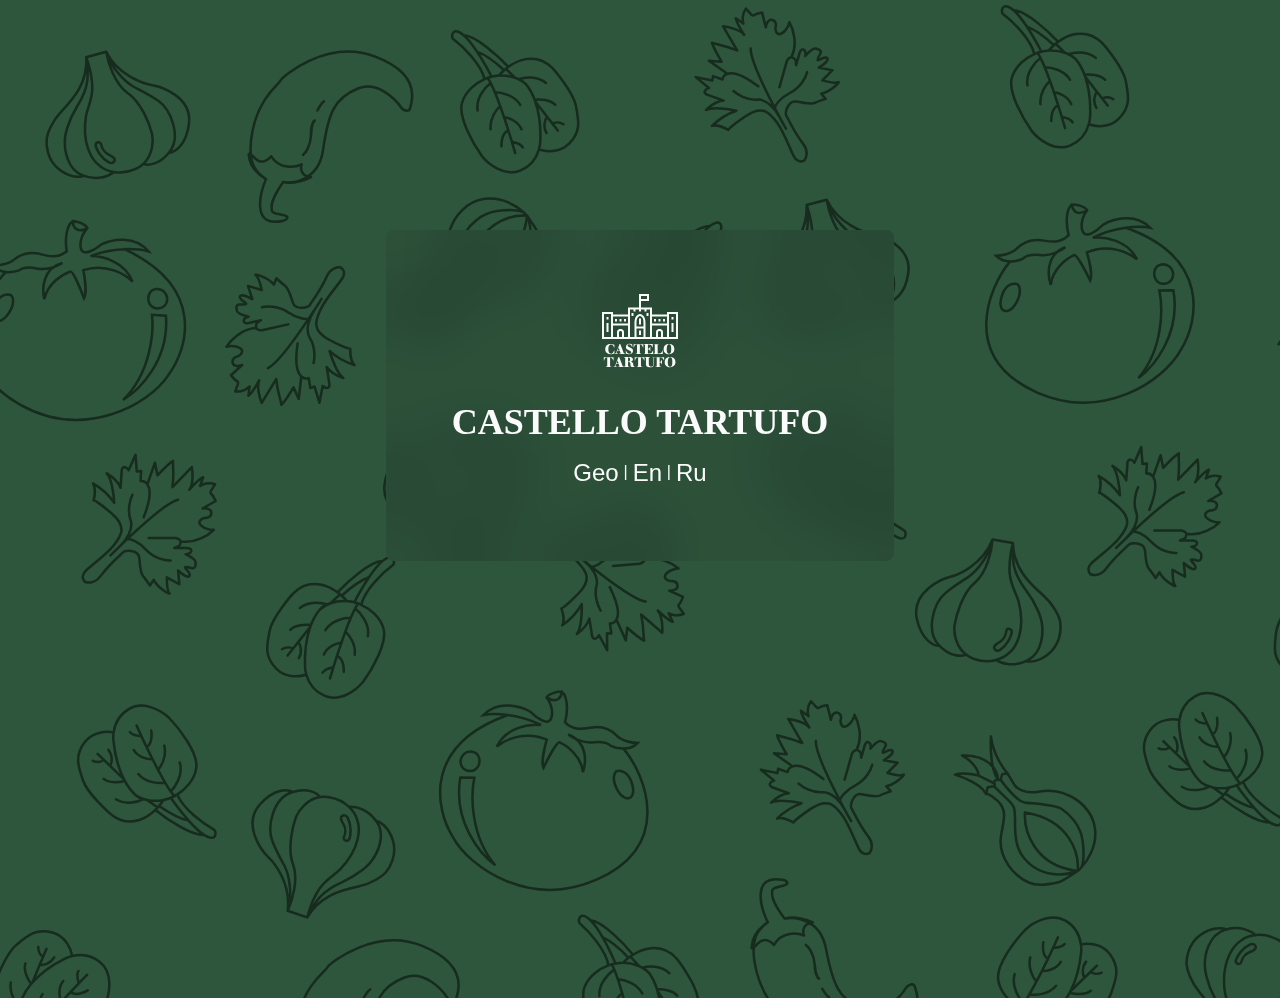
<file: index.html>
<!DOCTYPE html>
<html lang="en">
<head>
  <meta charset="UTF-8">
  <meta http-equiv="X-UA-Compatible" content="IE=edge">
  <meta name="viewport" content="width=device-width, initial-scale=1.0">
  <title>Castello Tartufo</title>
  <link type="image/x-icon" href="img/favicon.ico.jpg" rel="shortcut icon">
  <link rel="stylesheet" href="css/style.min.css">
</head>
<body>
  <section class="first-page">
    <div class="first-page_inner">
      <div class="first-page-logo">
        <svg width="76" height="75" viewBox="0 0 76 75" fill="none" xmlns="http://www.w3.org/2000/svg">
          <path fill-rule="evenodd" clip-rule="evenodd"
            d="M37 0H38H46H47V1V6V7H46H39V13.5H49H50V14.5V20.5H65V19V18H66H75H76V19V44V45H75H74.5H66H49H27H10H1H0V44V19V18H1H10H11V19V20.5H26V14.5V13.5H27H37V6V1V0ZM37 17.5V15.5H33.5V17.5H31.5V15.5H28V21.5V30.5V43H32.5V33.5C32.5 32.8164 32.4917 32.1324 32.4837 31.467L32.4837 31.4662L32.4836 31.4656C32.4732 30.6048 32.4632 29.7751 32.4719 29.0181C32.4878 27.6479 32.5633 26.354 32.8244 25.1931C33.0881 24.0203 33.5491 22.9452 34.3601 22.0448C35.1722 21.143 36.2737 20.4849 37.7059 20.0442L37.9963 19.9549L38.2873 20.0422C39.6788 20.4596 40.7565 21.1085 41.5582 22.0055C42.3561 22.8985 42.8222 23.9722 43.0984 25.146C43.5428 27.0347 43.5259 29.376 43.5075 31.9234C43.5038 32.4411 43.5 32.9673 43.5 33.5V43H48V30.5V21.5V15.5H44.5V17.5H42.5V15.5H39V17.5H37ZM41.5 34.5V43H34.5V34.5H41.5ZM39 5H45V2H39V5ZM29.5 19H31.5V22H29.5V19ZM44.5 19H46.5V22H44.5V19ZM34.4954 32.5H41.5029C41.5041 32.2706 41.5055 32.0451 41.5069 31.8235V31.8234C41.523 29.2769 41.5359 27.2375 41.1516 25.604C40.9278 24.6528 40.5814 23.914 40.0668 23.3382C39.6019 22.8179 38.9516 22.3768 38.0028 22.051C36.9977 22.4 36.3208 22.8563 35.8462 23.3833C35.3259 23.961 34.9869 24.6922 34.7756 25.6319C34.5617 26.5835 34.4872 27.7084 34.4718 29.0412C34.4631 29.7966 34.4727 30.5692 34.483 31.3949L34.4831 31.3962C34.4875 31.7532 34.4921 32.1202 34.4954 32.5ZM4.5 25.5V23H6.5V25.5H4.5ZM69.5 25.5V23H71.5V25.5H69.5ZM13 27.5V25H15V27.5H13ZM17.5 27.5V25H19.5V27.5H17.5ZM22 27.5V25H24V27.5H22ZM52 27.5V25H54V27.5H52ZM56.5 27.5V25H58.5V27.5H56.5ZM61 27.5V25H63V27.5H61ZM17.2433 37.419C17.0552 37.6279 17 37.8793 17 38V43H20V38C20 37.8793 19.9448 37.6279 19.7567 37.419C19.5974 37.242 19.258 37 18.5 37C17.742 37 17.4026 37.242 17.2433 37.419ZM11 43H15V38C15 37.454 15.1948 36.7054 15.7567 36.081C16.3474 35.4247 17.258 35 18.5 35C19.742 35 20.6526 35.4247 21.2433 36.081C21.8052 36.7054 22 37.454 22 38V43H26V31.5H11V43ZM56.2433 37.419C56.0552 37.6279 56 37.8793 56 38V43H59V38C59 37.8793 58.9448 37.6279 58.7567 37.419C58.5974 37.242 58.258 37 57.5 37C56.742 37 56.4026 37.242 56.2433 37.419ZM50 43H54V38C54 37.454 54.1948 36.7054 54.7567 36.081C55.3474 35.4247 56.258 35 57.5 35C58.742 35 59.6526 35.4247 60.2433 36.081C60.8052 36.7054 61 37.454 61 38V43H65V31.5H50V43ZM26 22.5H11V29.5H26V22.5ZM50 29.5H65V22.5H50V29.5ZM67 43H74V20H67V21.5V30.5V43ZM9 43V30.5V21.5V20H2V43H9ZM37 30.5V24.5H39V30.5H37ZM4.5 38V29H6.5V38H4.5ZM71.5 29H69.5V38H71.5V29ZM37 36.5V41H39V36.5H37Z"
            fill="#FBFBFB" />
          <path
            d="M12.405 53.406H11.929C11.845 52.65 11.5604 51.978 11.075 51.39C10.5337 50.7367 9.89905 50.41 9.17105 50.41C8.90038 50.41 8.64838 50.452 8.41505 50.536C8.19105 50.62 7.94838 50.7553 7.68705 50.942C7.16438 51.334 6.80505 51.9313 6.60905 52.734C6.46905 53.3033 6.39905 54.0267 6.39905 54.904C6.39905 55.744 6.44105 56.4253 6.52505 56.948C6.65571 57.7693 6.89371 58.404 7.23905 58.852C7.66838 59.412 8.26105 59.692 9.01705 59.692C9.73571 59.692 10.3844 59.342 10.963 58.642C11.411 58.1007 11.7704 57.4147 12.041 56.584H12.433V59.384C11.9664 59.636 11.3364 59.846 10.543 60.014C9.74971 60.182 9.04505 60.266 8.42905 60.266C6.86105 60.266 5.60105 59.7947 4.64905 58.852C3.70638 57.9 3.23505 56.6353 3.23505 55.058C3.23505 53.49 3.73438 52.2393 4.73305 51.306C5.74105 50.3633 7.03838 49.892 8.62505 49.892C9.21305 49.892 9.85238 49.976 10.543 50.144C11.0937 50.2747 11.7144 50.4707 12.405 50.732V53.406ZM12.7874 59.594H13.7954C13.9541 59.3047 14.1268 58.9313 14.3134 58.474C14.4721 58.1007 14.6261 57.7133 14.7754 57.312L17.5474 49.99H18.2614L21.9154 59.608H23.0074V60.014H17.3234V59.608H18.7654L17.7854 56.906H15.4474C15.1581 57.6247 14.9854 58.0633 14.9294 58.222C14.7334 58.7447 14.5934 59.202 14.5094 59.594H15.8534V59.986H12.7874V59.594ZM17.6734 56.5C17.5521 56.0707 17.3981 55.5853 17.2114 55.044C17.0901 54.708 16.9128 54.232 16.6794 53.616L15.5734 56.5H17.6734ZM24.1944 56.626C24.3624 57.494 24.7077 58.2127 25.2304 58.782C25.8184 59.4167 26.5324 59.734 27.3724 59.734C27.895 59.734 28.3244 59.6267 28.6604 59.412C29.0524 59.16 29.2484 58.7867 29.2484 58.292C29.2484 57.7507 28.7864 57.256 27.8624 56.808C26.2384 56.024 25.3844 55.604 25.3004 55.548C24.367 54.904 23.9004 54.078 23.9004 53.07C23.9004 52.062 24.2224 51.2733 24.8664 50.704C25.5104 50.1253 26.3457 49.836 27.3724 49.836C27.8764 49.836 28.3664 49.8967 28.8424 50.018C29.3277 50.13 29.785 50.3027 30.2144 50.536L30.3684 52.846L29.9064 52.86L29.8644 52.65C29.6684 52.006 29.3464 51.474 28.8984 51.054C28.3944 50.5873 27.825 50.354 27.1904 50.354C26.7797 50.354 26.425 50.438 26.1264 50.606C25.753 50.8207 25.5664 51.124 25.5664 51.516C25.5664 52.0667 26.033 52.5613 26.9664 53C28.6464 53.784 29.519 54.1993 29.5844 54.246C30.527 54.8807 30.9984 55.7113 30.9984 56.738C30.9984 57.802 30.6484 58.6513 29.9484 59.286C29.2484 59.9207 28.357 60.238 27.2744 60.238C26.565 60.238 25.9864 60.182 25.5384 60.07C25.0997 59.9673 24.535 59.7573 23.8444 59.44L23.7324 56.626H24.1944ZM31.5807 50.13H41.3387V53.49H40.8767C40.8767 52.65 40.6107 51.9593 40.0787 51.418C39.5467 50.8767 38.856 50.606 38.0067 50.606H37.8667V59.58H39.0847V59.986H33.7647V59.594H35.0107V50.508C33.9653 50.6573 33.242 50.9233 32.8407 51.306C32.4393 51.6887 32.15 52.398 31.9727 53.434H31.5807V50.13ZM41.819 59.636H43.037V50.578H41.875V50.116H50.737V53.238H50.317C49.925 51.4833 48.8097 50.606 46.971 50.606H45.921V54.806C46.6397 54.7313 47.125 54.554 47.377 54.274C47.573 54.05 47.7504 53.5553 47.909 52.79H48.343V57.354H47.895C47.895 56.6727 47.7317 56.15 47.405 55.786C47.0784 55.422 46.5837 55.24 45.921 55.24V59.608H46.537C47.769 59.608 48.6837 59.426 49.281 59.062C49.9904 58.6327 50.4664 57.8487 50.709 56.71H51.143V60.056H41.819V59.636ZM51.5662 59.594H52.7702V50.564H51.5942V50.144H56.8862V50.536H55.6542V59.538H56.2142C57.3622 59.538 58.2816 59.328 58.9722 58.908C59.7936 58.404 60.2602 57.6153 60.3722 56.542H60.7782V60.028H51.5662V59.594ZM72.3594 55.058C72.3594 56.626 71.8601 57.8907 70.8614 58.852C69.8627 59.804 68.5747 60.28 66.9974 60.28C65.3921 60.28 64.1041 59.8273 63.1334 58.922C62.1254 57.9887 61.6214 56.724 61.6214 55.128C61.6214 53.5507 62.1207 52.2813 63.1194 51.32C64.1181 50.3587 65.4154 49.878 67.0114 49.878C68.5981 49.878 69.8861 50.3447 70.8754 51.278C71.8647 52.2113 72.3594 53.4713 72.3594 55.058ZM67.0394 59.832C67.9914 59.832 68.6307 59.2253 68.9574 58.012C69.1347 57.3493 69.2234 56.3553 69.2234 55.03C69.2234 53.7233 69.1394 52.7527 68.9714 52.118C68.6541 50.9233 68.0287 50.326 67.0954 50.326C66.1527 50.326 65.4947 50.8627 65.1214 51.936C64.8787 52.6267 64.7574 53.5553 64.7574 54.722V55.716C64.7574 56.892 64.8647 57.774 65.0794 58.362C65.4341 59.342 66.0874 59.832 67.0394 59.832ZM1.79813 63.13H11.5561V66.49H11.0941C11.0941 65.65 10.8281 64.9593 10.2961 64.418C9.76413 63.8767 9.07347 63.606 8.22413 63.606H8.08413V72.58H9.30213V72.986H3.98213V72.594H5.22813V63.508C4.1828 63.6573 3.45947 63.9233 3.05813 64.306C2.6568 64.6887 2.36747 65.398 2.19013 66.434H1.79813V63.13ZM11.7005 72.594H12.7085C12.8672 72.3047 13.0398 71.9313 13.2265 71.474C13.3852 71.1007 13.5392 70.7133 13.6885 70.312L16.4605 62.99H17.1745L20.8285 72.608H21.9205V73.014H16.2365V72.608H17.6785L16.6985 69.906H14.3605C14.0712 70.6247 13.8985 71.0633 13.8425 71.222C13.6465 71.7447 13.5065 72.202 13.4225 72.594H14.7665V72.986H11.7005V72.594ZM16.5865 69.5C16.4652 69.0707 16.3112 68.5853 16.1245 68.044C16.0032 67.708 15.8258 67.232 15.5925 66.616L14.4865 69.5H16.5865ZM22.0014 72.608H23.2054V63.494H22.0154V63.116H27.4754C28.4648 63.116 29.2161 63.2187 29.7294 63.424C30.5321 63.7413 30.9334 64.3153 30.9334 65.146C30.9334 65.874 30.6908 66.4573 30.2054 66.896C29.8414 67.232 29.2628 67.5353 28.4694 67.806C29.8134 67.9367 30.6674 68.4173 31.0314 69.248C31.0874 69.3787 31.1948 70.1207 31.3534 71.474C31.4468 72.2393 31.8388 72.622 32.5294 72.622V73.014H30.6394C29.4541 73.014 28.7494 72.58 28.5254 71.712C28.4414 70.9093 28.3621 70.102 28.2874 69.29C28.0914 68.422 27.4334 67.988 26.3134 67.988L26.0614 68.002V72.608H27.2794V73H22.0014V72.608ZM26.2434 67.596C26.9248 67.596 27.3961 67.4233 27.6574 67.078C27.8814 66.7793 27.9934 66.2707 27.9934 65.552C27.9934 64.8333 27.9188 64.3433 27.7694 64.082C27.5548 63.7087 27.1161 63.522 26.4534 63.522H26.0474V67.596H26.2434ZM32.6813 63.13H42.4393V66.49H41.9773C41.9773 65.65 41.7113 64.9593 41.1793 64.418C40.6473 63.8767 39.9566 63.606 39.1073 63.606H38.9673V72.58H40.1853V72.986H34.8653V72.594H36.1113V63.508C35.0659 63.6573 34.3426 63.9233 33.9413 64.306C33.5399 64.6887 33.2506 65.398 33.0733 66.434H32.6813V63.13ZM42.7516 63.116H48.0016V63.508H46.8256V70.004C46.8256 70.816 46.975 71.4367 47.2736 71.866C47.6376 72.3887 48.207 72.65 48.9816 72.65C49.719 72.65 50.3116 72.4727 50.7596 72.118C51.2636 71.726 51.5156 71.1707 51.5156 70.452V63.508H50.4096V63.144H53.2656V63.508H52.0616V69.346C52.0616 70.718 51.8143 71.7027 51.3196 72.3C50.7783 72.9533 49.8356 73.28 48.4916 73.28L48.2256 73.266C46.5176 73.266 45.3603 72.9953 44.7536 72.454C44.2216 71.9873 43.9556 71.2827 43.9556 70.34V63.494H42.7516V63.116ZM53.5014 72.608H54.7334V63.55H53.5714V63.144H62.1254V66.252L61.6774 66.266L61.6494 66.056C61.3974 65.0107 60.9121 64.3153 60.1934 63.97C59.6708 63.718 58.8121 63.592 57.6174 63.592V67.82H57.7854C58.3454 67.82 58.7841 67.6193 59.1014 67.218C59.3814 66.854 59.5494 66.378 59.6054 65.79H60.0254V70.34H59.5914C59.5168 69.6027 59.3534 69.0847 59.1014 68.786C58.8028 68.4313 58.3081 68.254 57.6174 68.254V72.622H58.7934V73.056H53.5014V72.608ZM73.4463 68.058C73.4463 69.626 72.947 70.8907 71.9483 71.852C70.9496 72.804 69.6616 73.28 68.0843 73.28C66.479 73.28 65.191 72.8273 64.2203 71.922C63.2123 70.9887 62.7083 69.724 62.7083 68.128C62.7083 66.5507 63.2076 65.2813 64.2063 64.32C65.205 63.3587 66.5023 62.878 68.0983 62.878C69.685 62.878 70.973 63.3447 71.9623 64.278C72.9516 65.2113 73.4463 66.4713 73.4463 68.058ZM68.1263 72.832C69.0783 72.832 69.7176 72.2253 70.0443 71.012C70.2216 70.3493 70.3103 69.3553 70.3103 68.03C70.3103 66.7233 70.2263 65.7527 70.0583 65.118C69.741 63.9233 69.1156 63.326 68.1823 63.326C67.2396 63.326 66.5816 63.8627 66.2083 64.936C65.9656 65.6267 65.8443 66.5553 65.8443 67.722V68.716C65.8443 69.892 65.9516 70.774 66.1663 71.362C66.521 72.342 67.1743 72.832 68.1263 72.832Z"
            fill="#FBFBFB" />
        </svg>

      </div>
      <h1>Castello Tartufo</h1>
      <div class="languages">
        <a class="georgian btn" href="#">Geo</a>
        <p>&nbsp;|&nbsp;</p>
        <a class="english btn" href="page/main_en.html"> En </a>
        <p>&nbsp;|&nbsp;</p>
        <a class="russian btn" href="page/main.html">Ru</a>
      </div>
    </div>
    <a href="menu-languages.html"></a>
  </section>
</body>
</html>
</file>
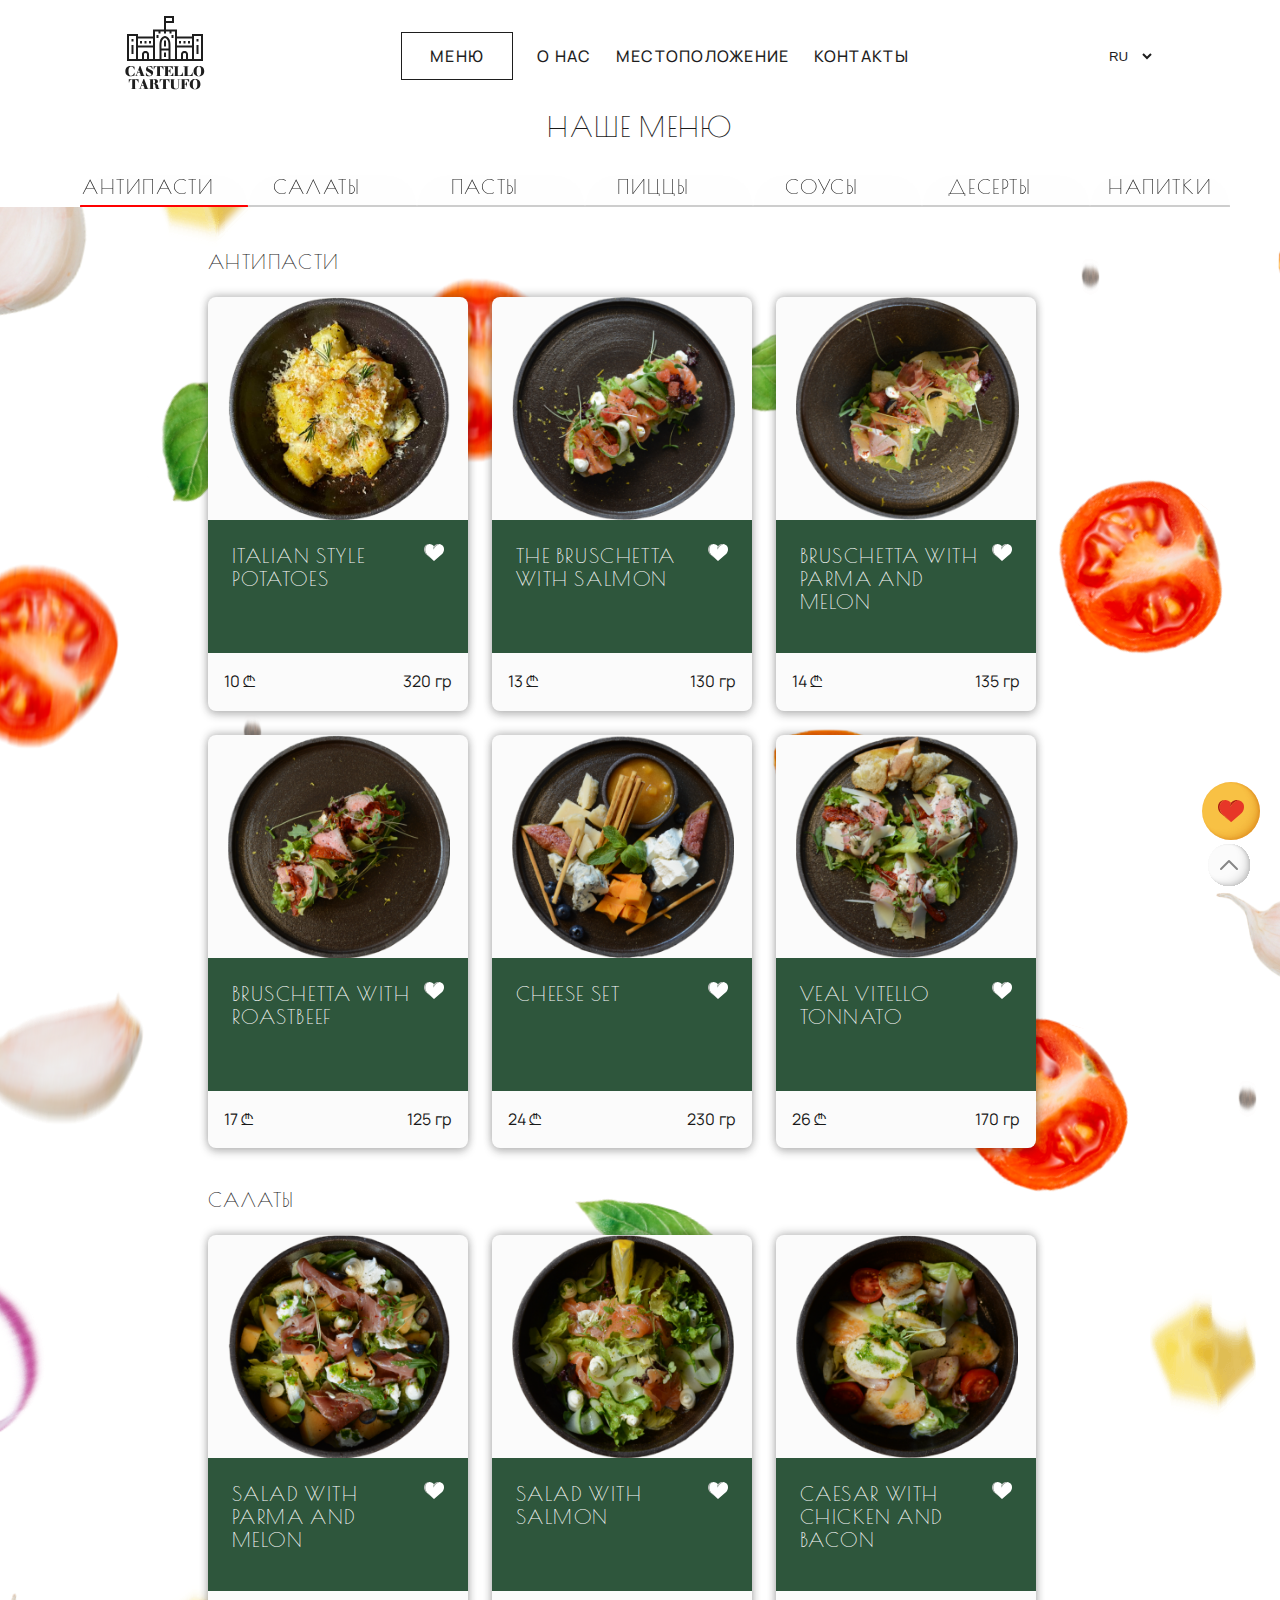
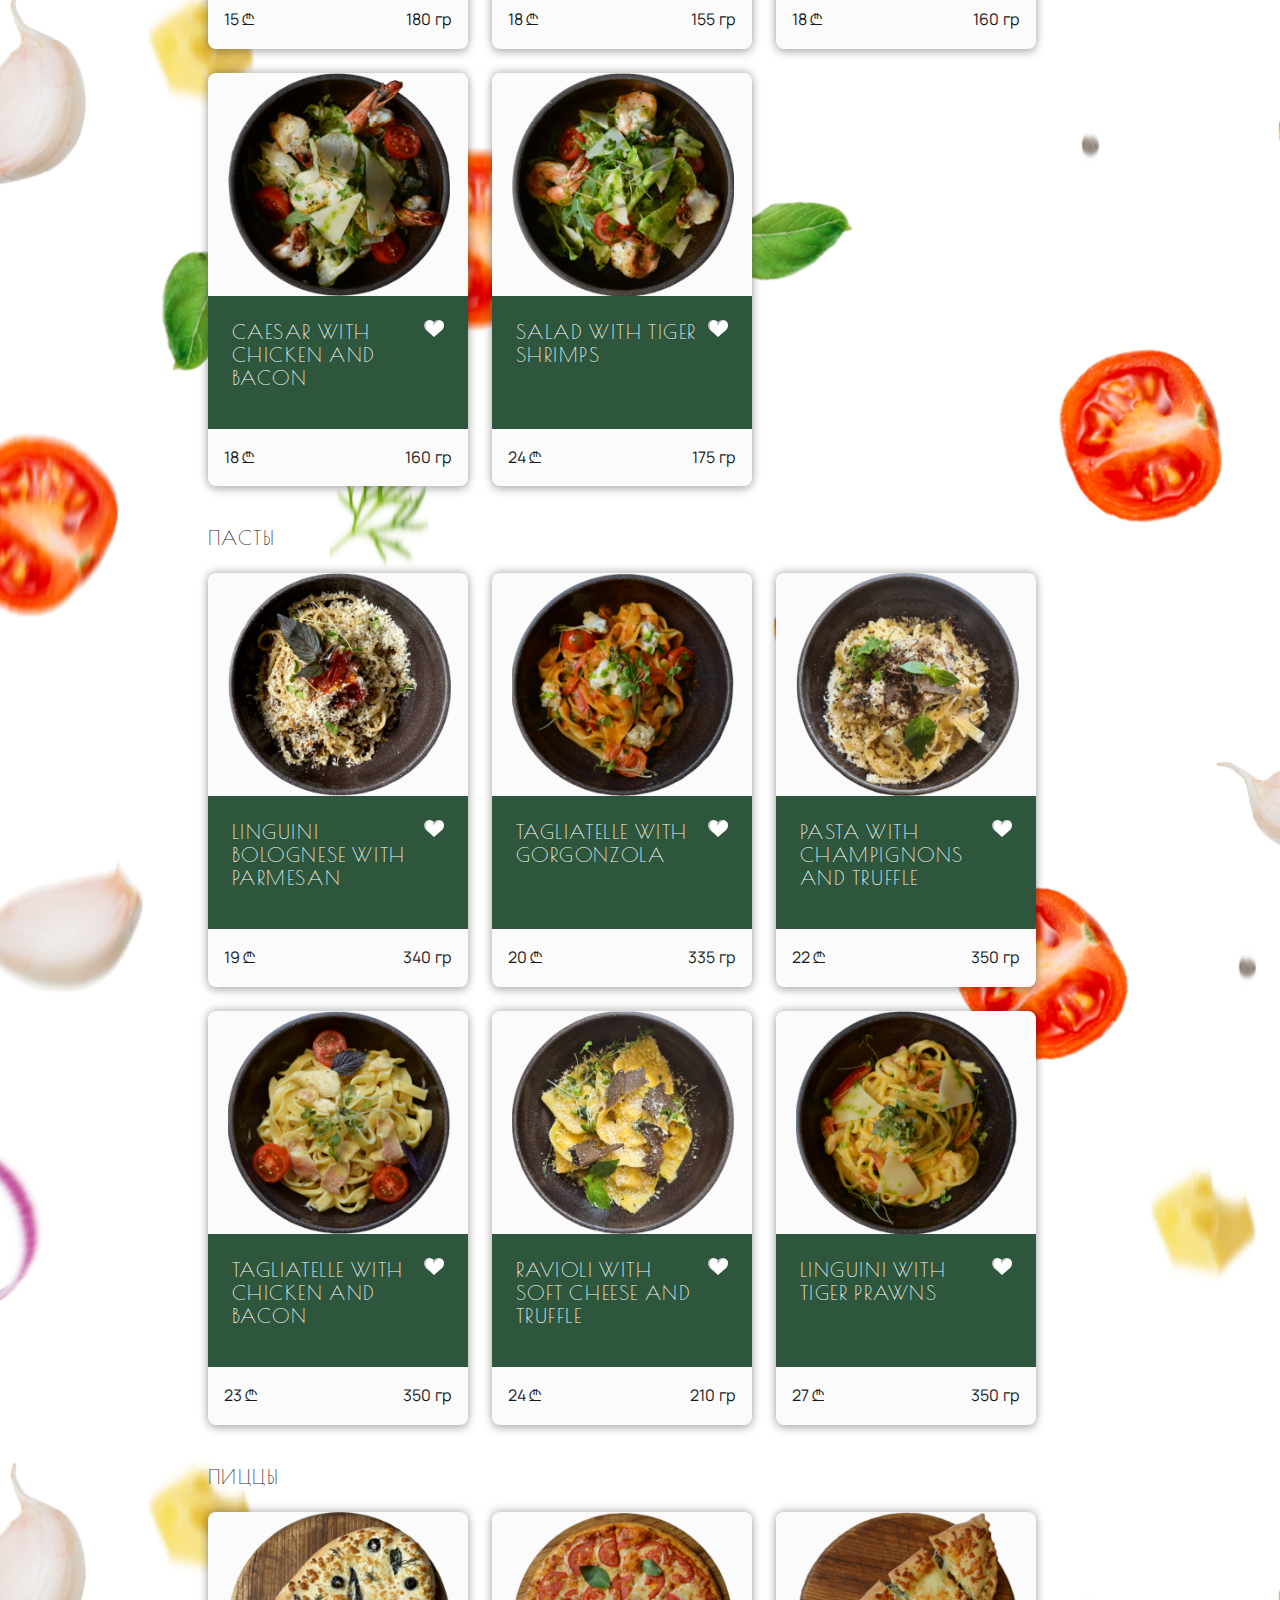
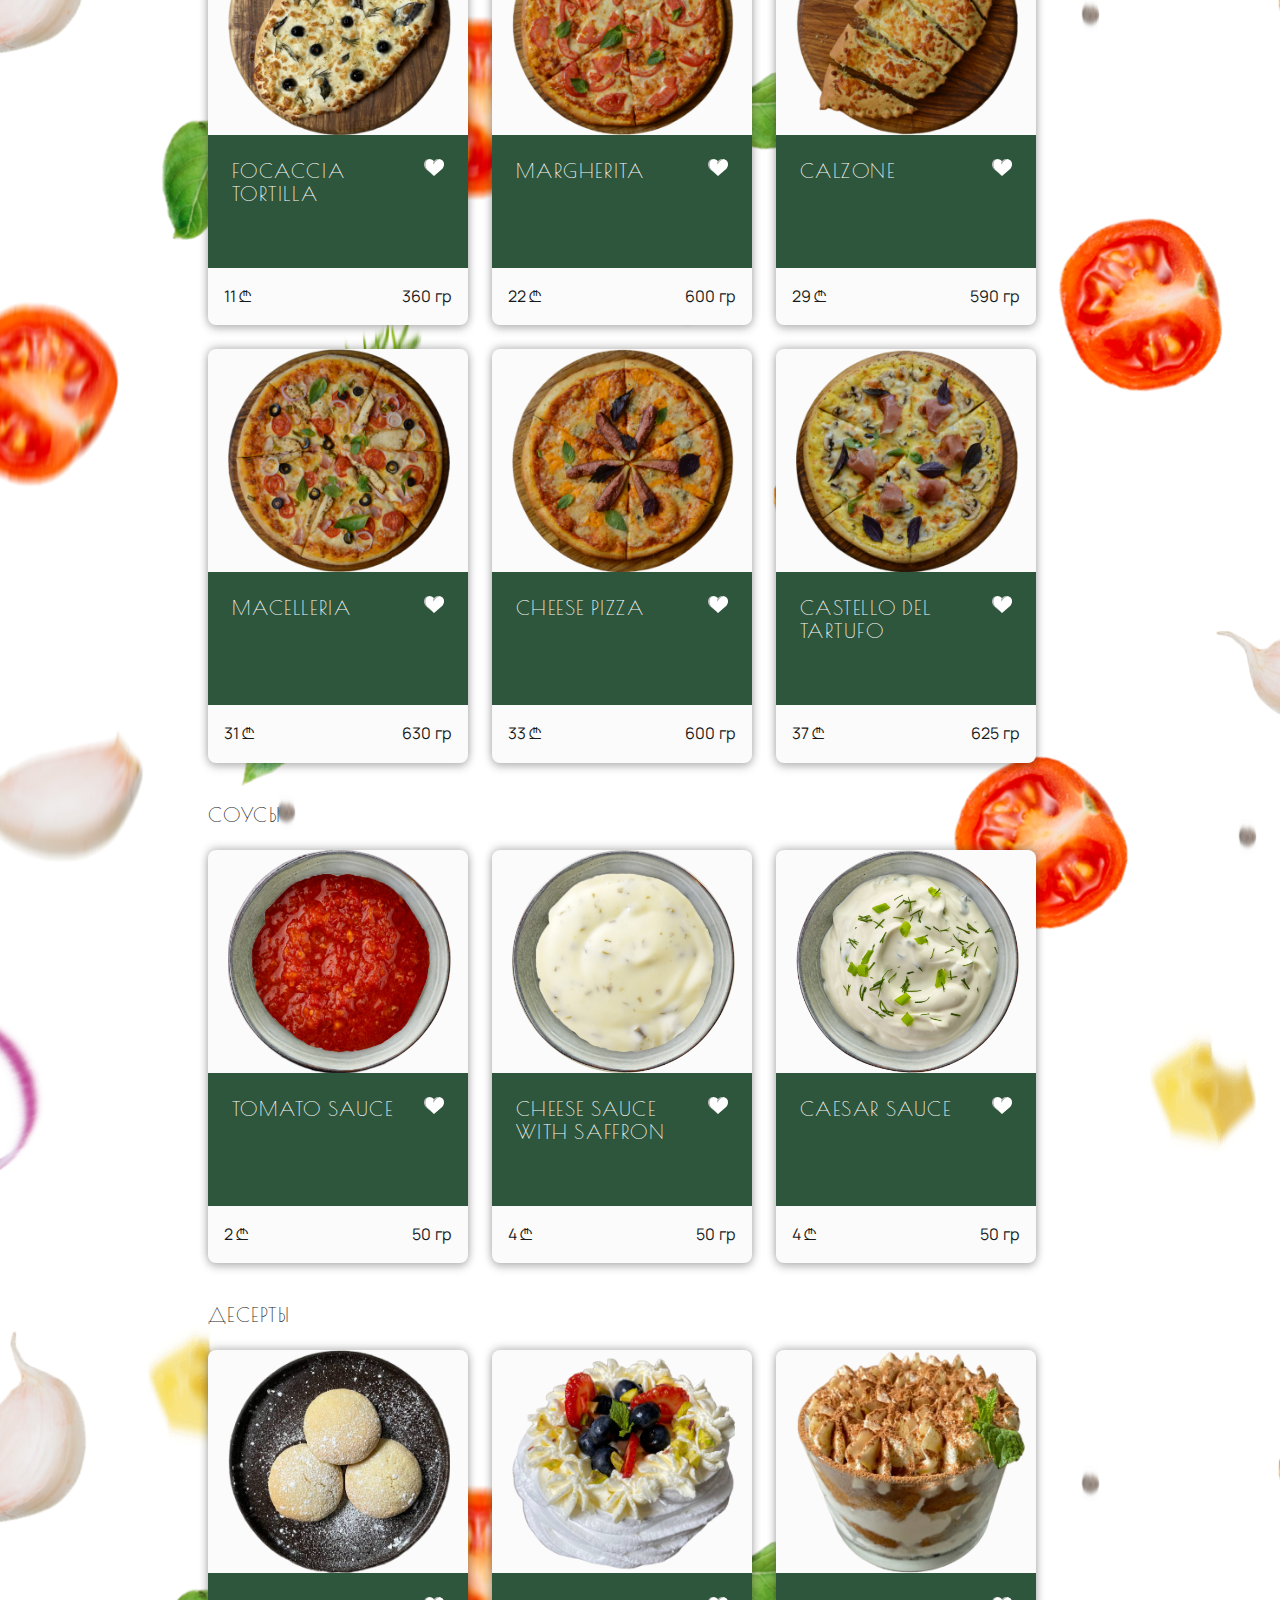
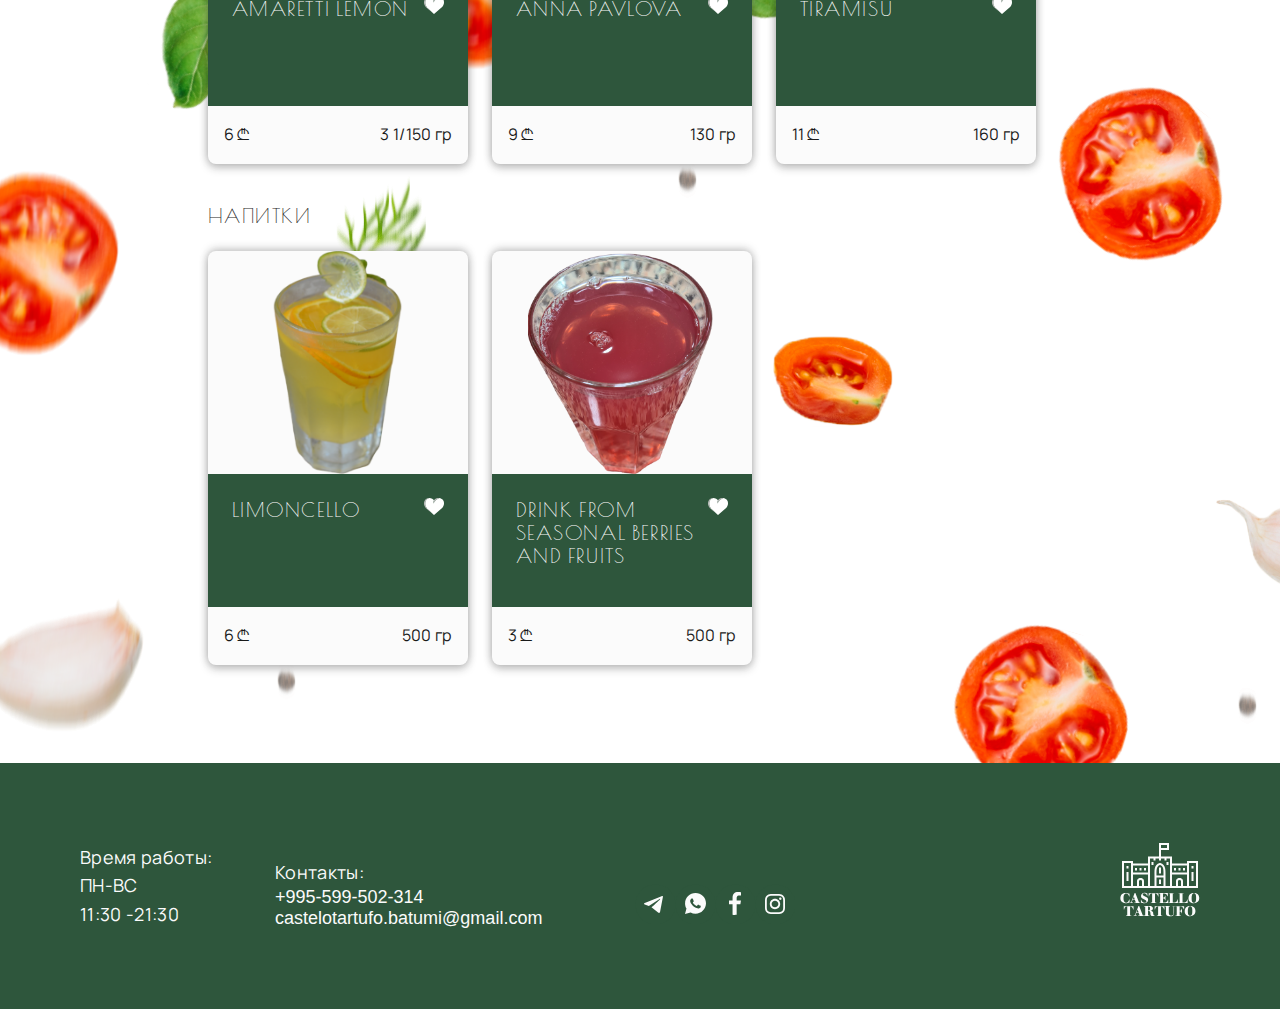
<file: menu_delivery/index.html>
<!doctype html><html lang="en"><head><meta charset="utf-8"/><link rel="icon" href="/menu_delivery/favicon.ico.svg"/><meta name="viewport" content="width=device-width,initial-scale=1"/><meta name="theme-color" content="#000000"/><meta name="description" content="Web site created using create-react-app"/><link rel="preconnect" href="https://fonts.googleapis.com"><link rel="preconnect" href="https://fonts.gstatic.com" crossorigin><link href="https://fonts.googleapis.com/css2?family=Manrope:wght@400;500&family=Poiret+One&display=swap" rel="stylesheet"><link rel="apple-touch-icon" href="/menu_delivery/logo192.png"/><link rel="manifest" href="/menu_delivery/manifest.json"/><title>Castello Tartufo</title><script defer="defer" src="/menu_delivery/static/js/main.7613ae3b.js"></script><link href="/menu_delivery/static/css/main.b566a767.css" rel="stylesheet"></head><body><noscript>You need to enable JavaScript to run this app.</noscript><div id="root"></div></body></html>
</file>
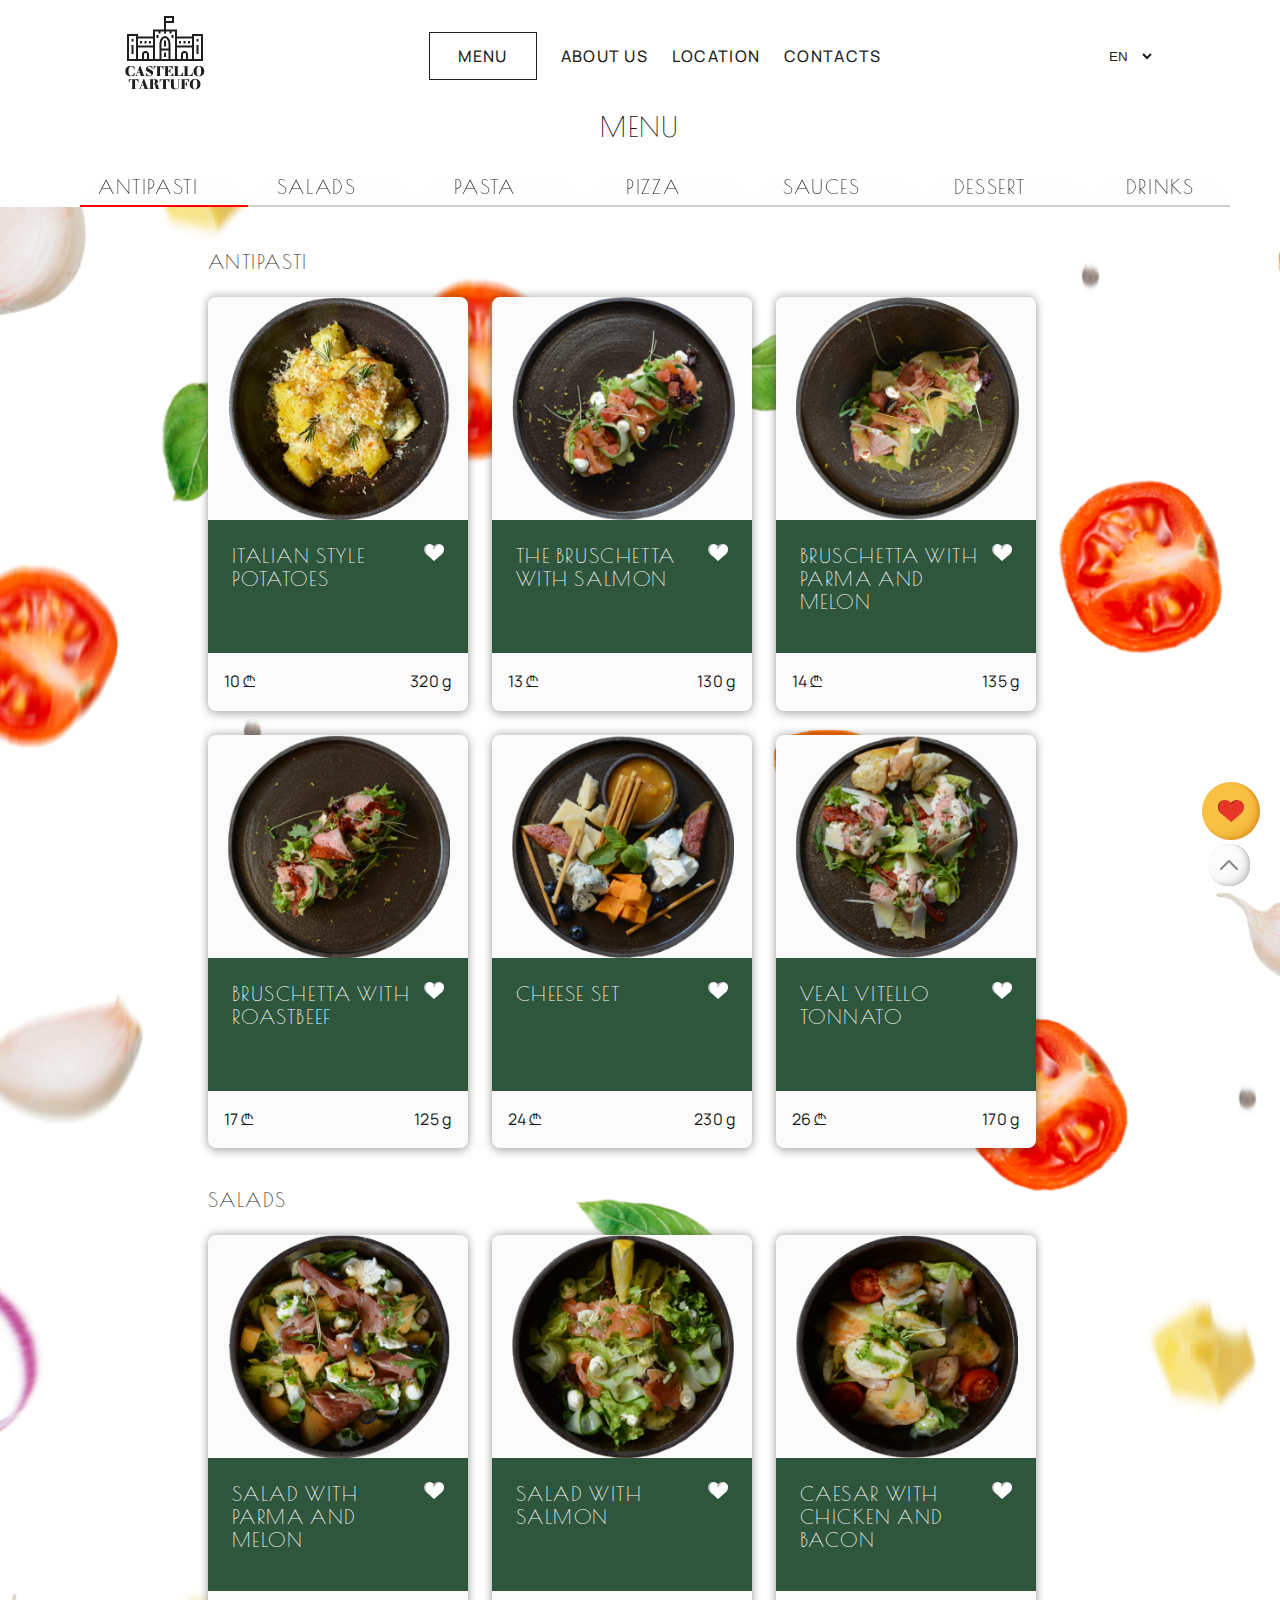
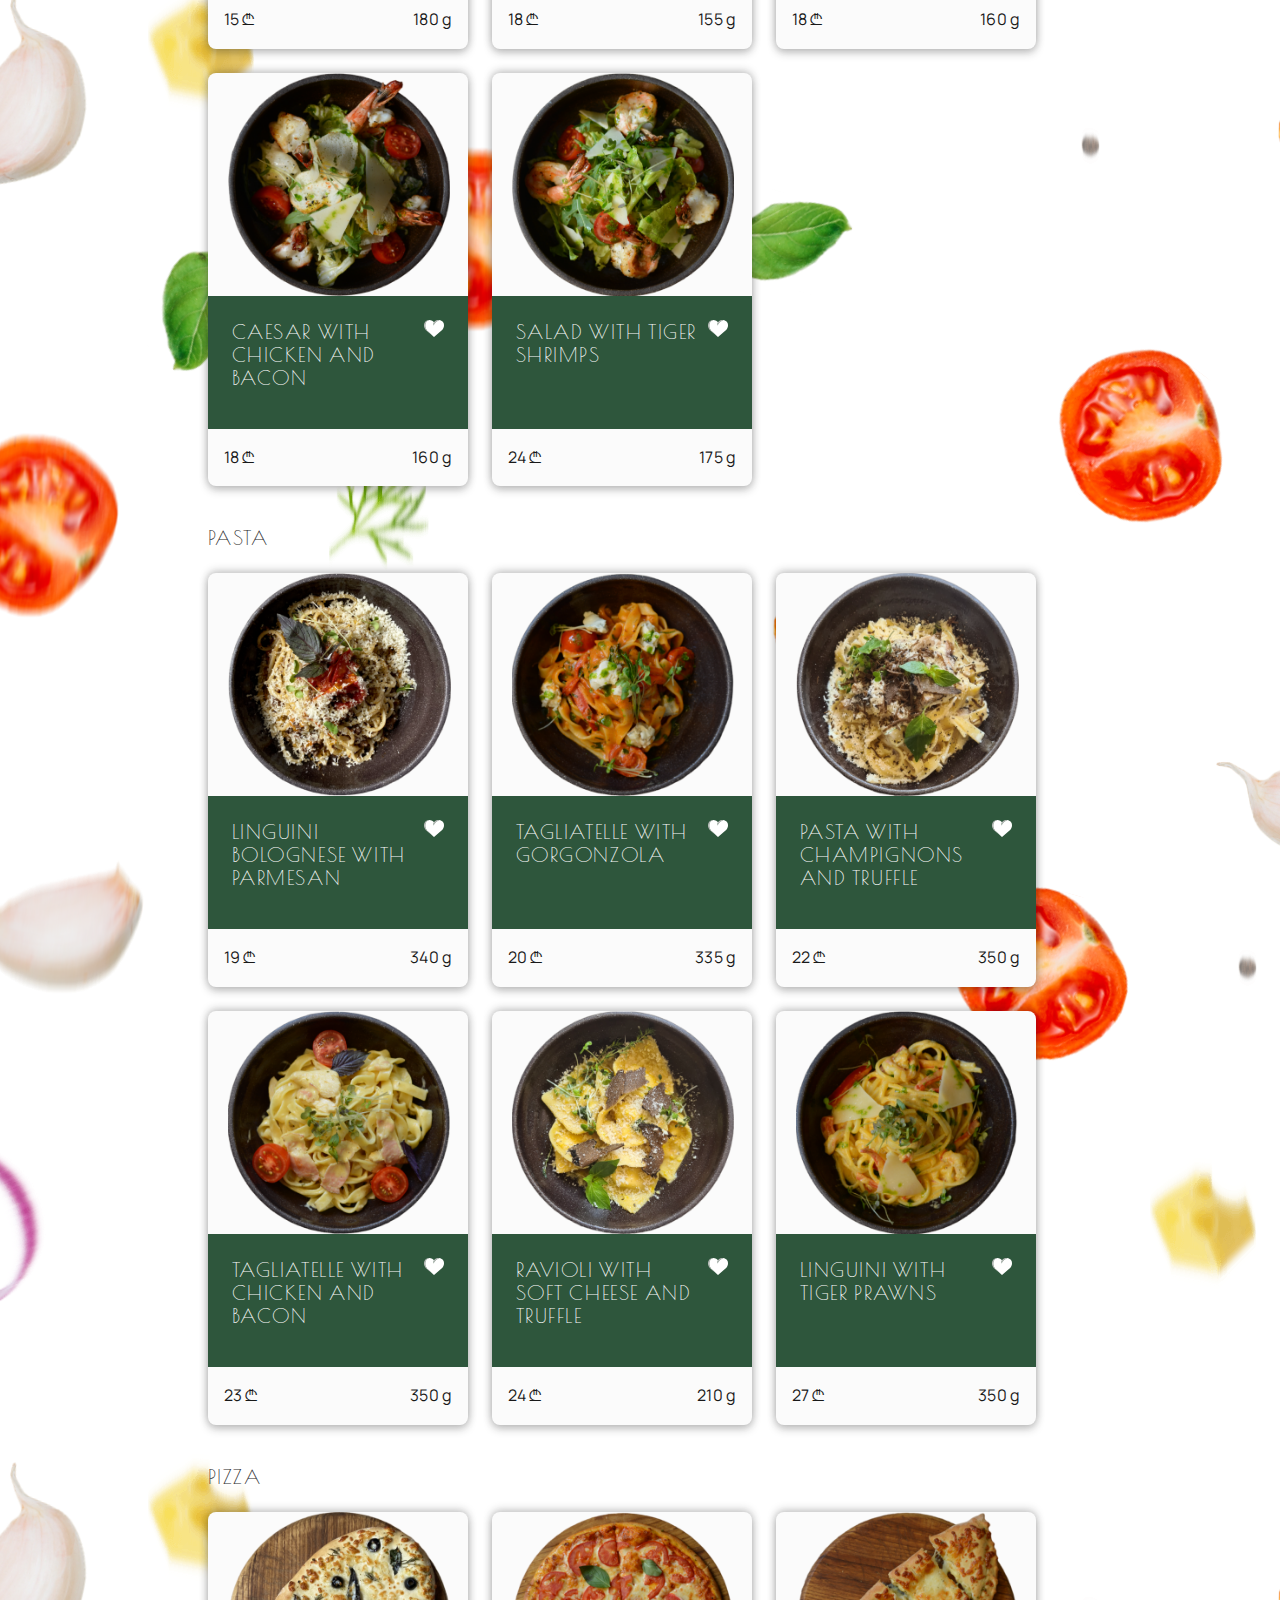
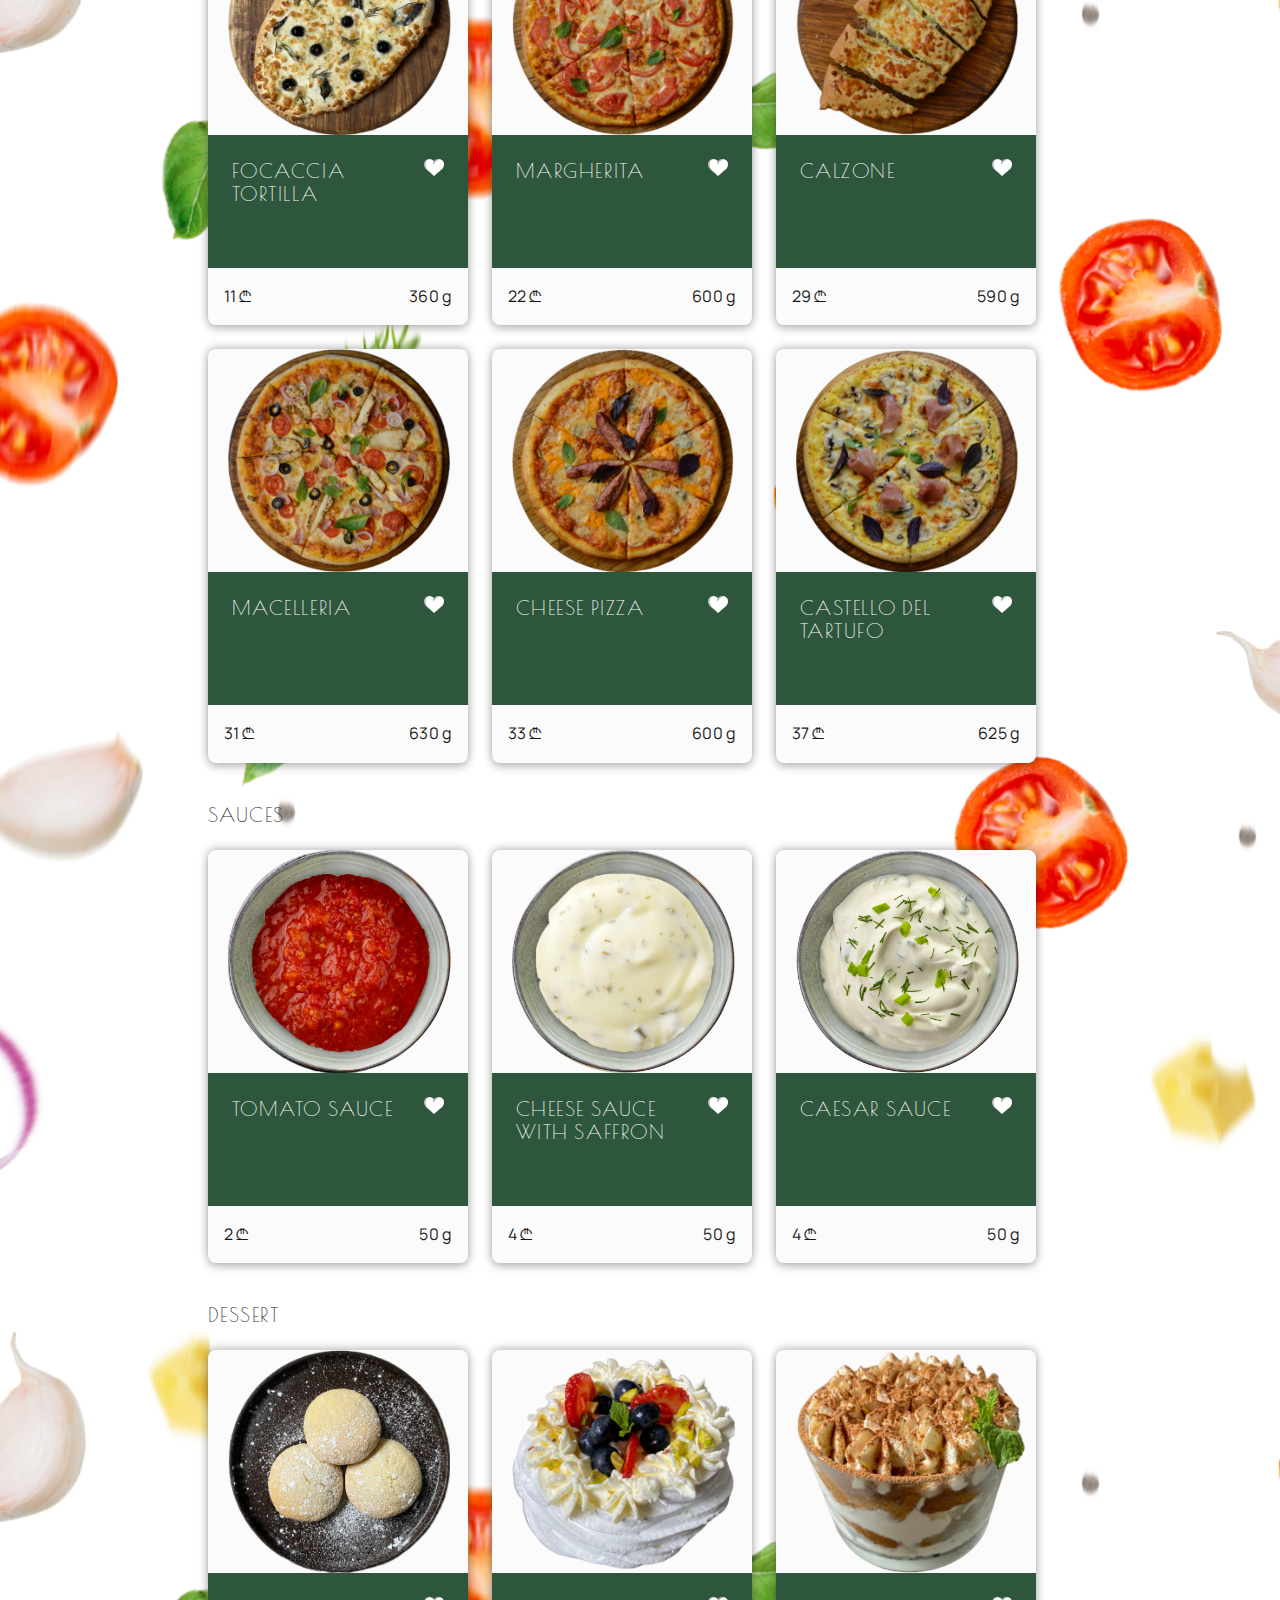
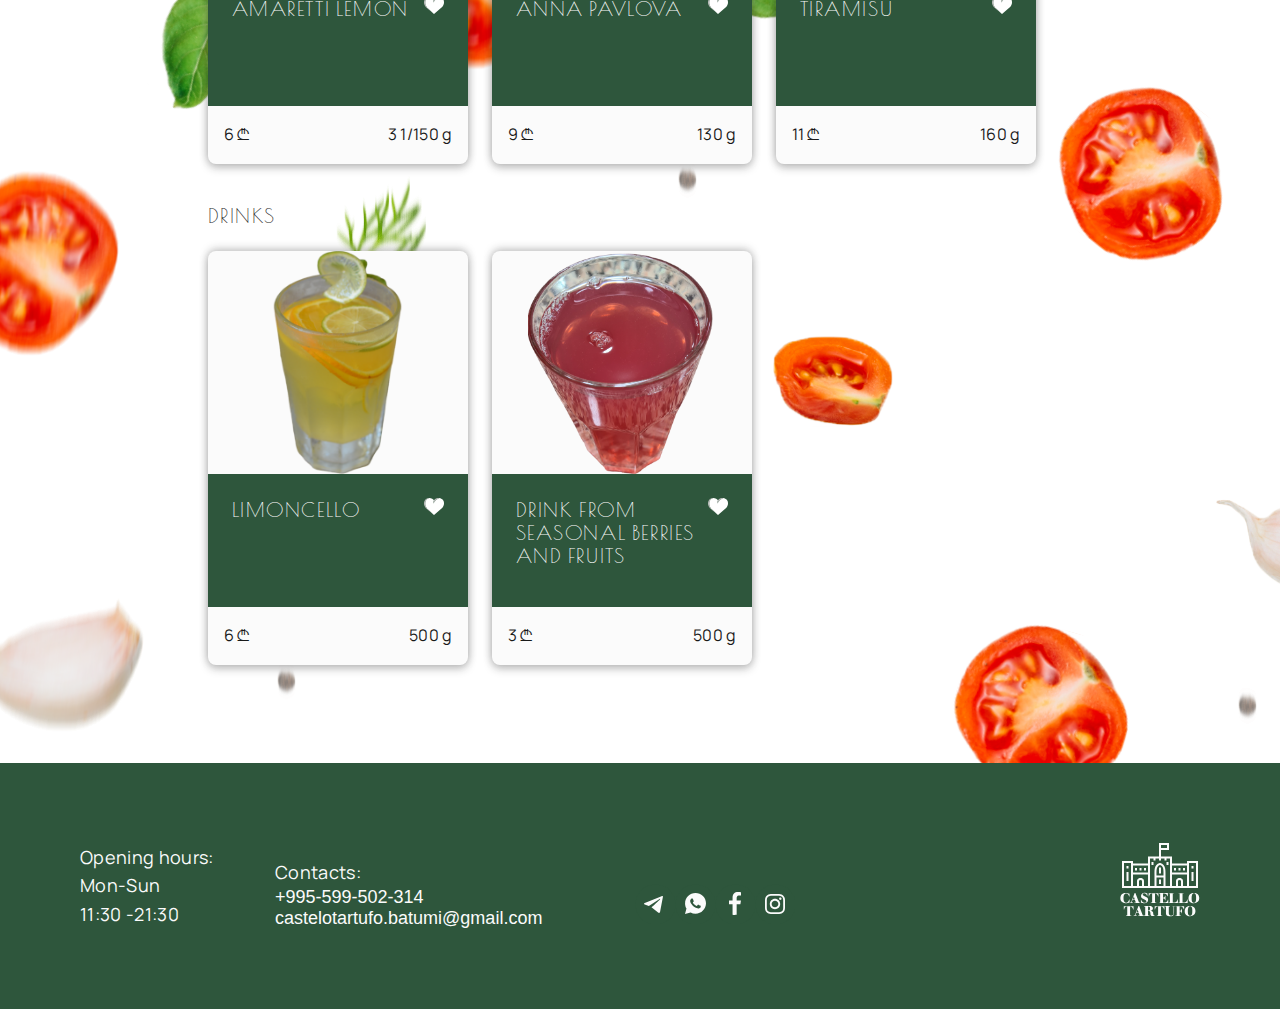
<file: menu_delivery_en/index.html>
<!doctype html><html lang="en"><head><meta charset="utf-8"/><link rel="icon" href="/menu_delivery_en/favicon.ico.svg"/><meta name="viewport" content="width=device-width,initial-scale=1"/><meta name="theme-color" content="#000000"/><meta name="description" content="Web site created using create-react-app"/><link rel="preconnect" href="https://fonts.googleapis.com"><link rel="preconnect" href="https://fonts.gstatic.com" crossorigin><link href="https://fonts.googleapis.com/css2?family=Manrope:wght@400;500&family=Poiret+One&display=swap" rel="stylesheet"><link rel="apple-touch-icon" href="/menu_delivery_en/logo192.png"/><link rel="manifest" href="/menu_delivery_en/manifest.json"/><title>Castello Tartufo</title><script defer="defer" src="/menu_delivery_en/static/js/main.adda65ca.js"></script><link href="/menu_delivery_en/static/css/main.dcc98d86.css" rel="stylesheet"></head><body><noscript>You need to enable JavaScript to run this app.</noscript><div id="root"></div></body></html>
</file>
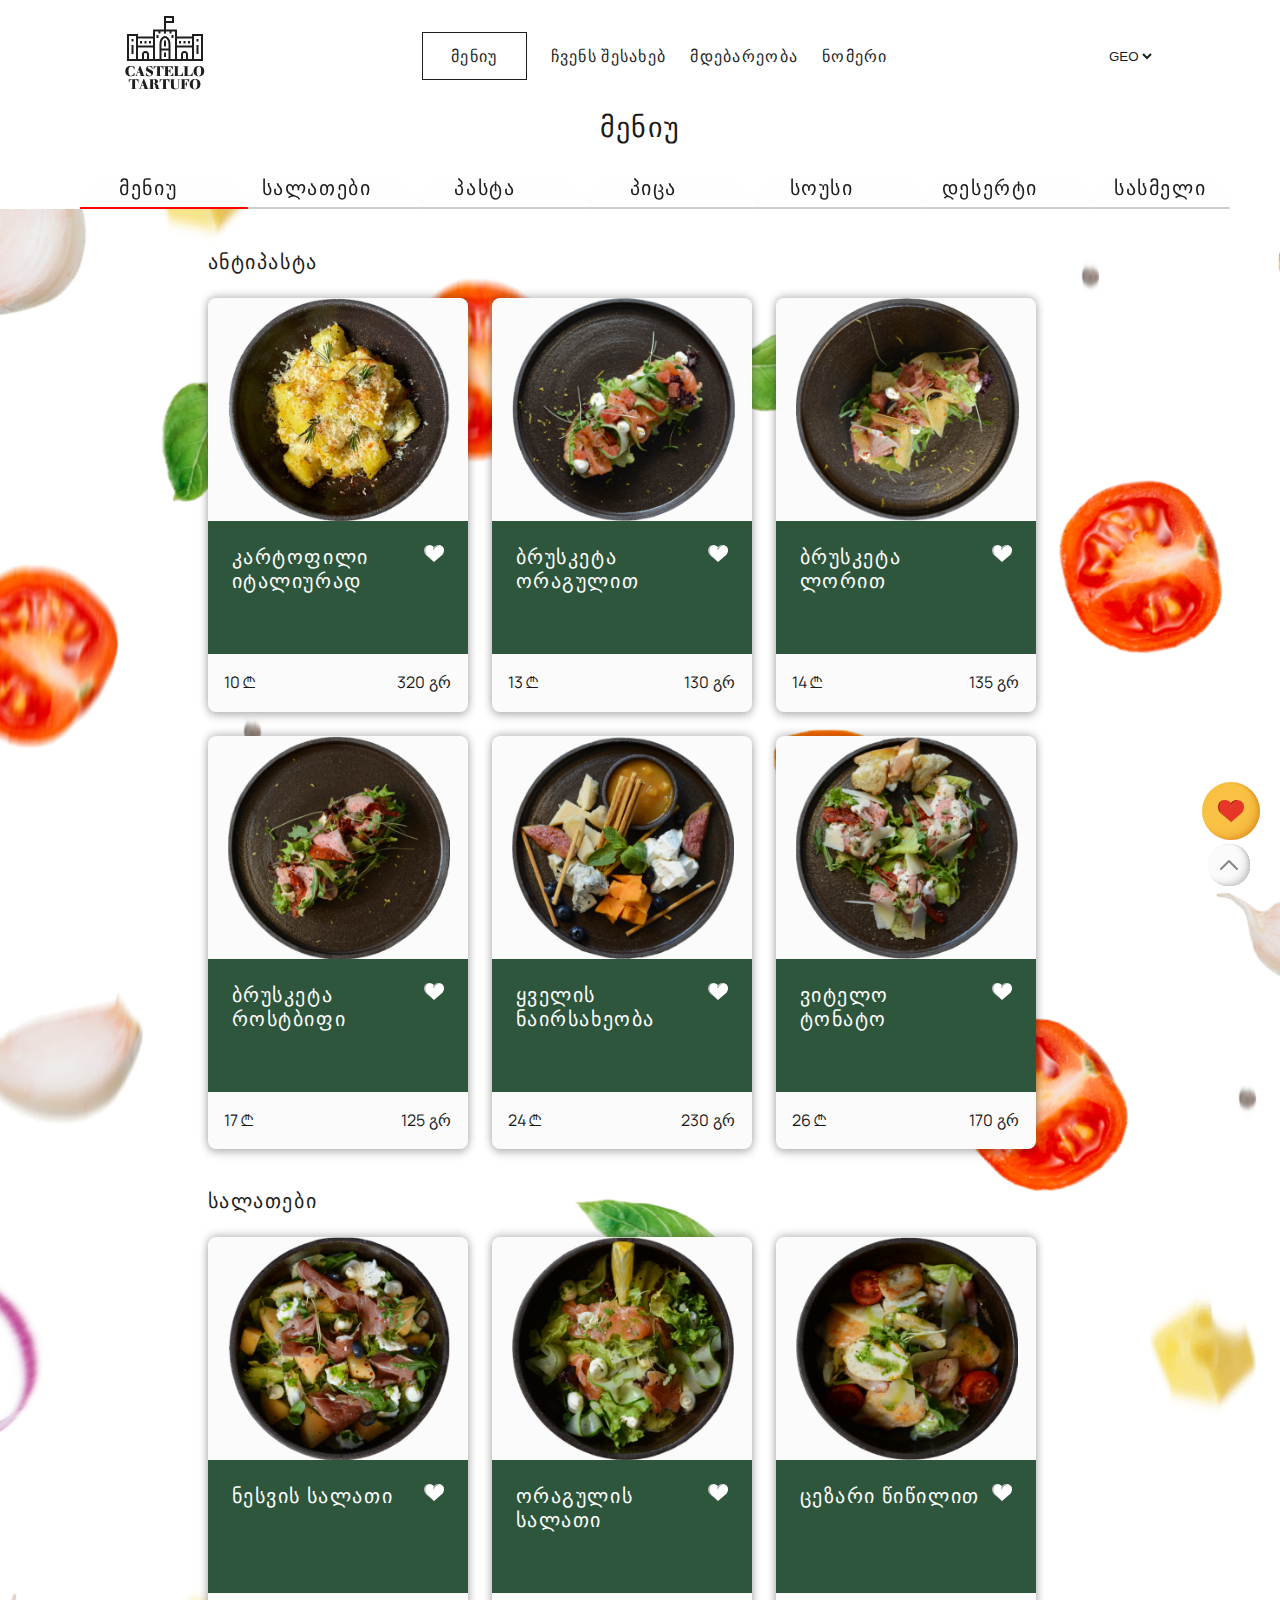
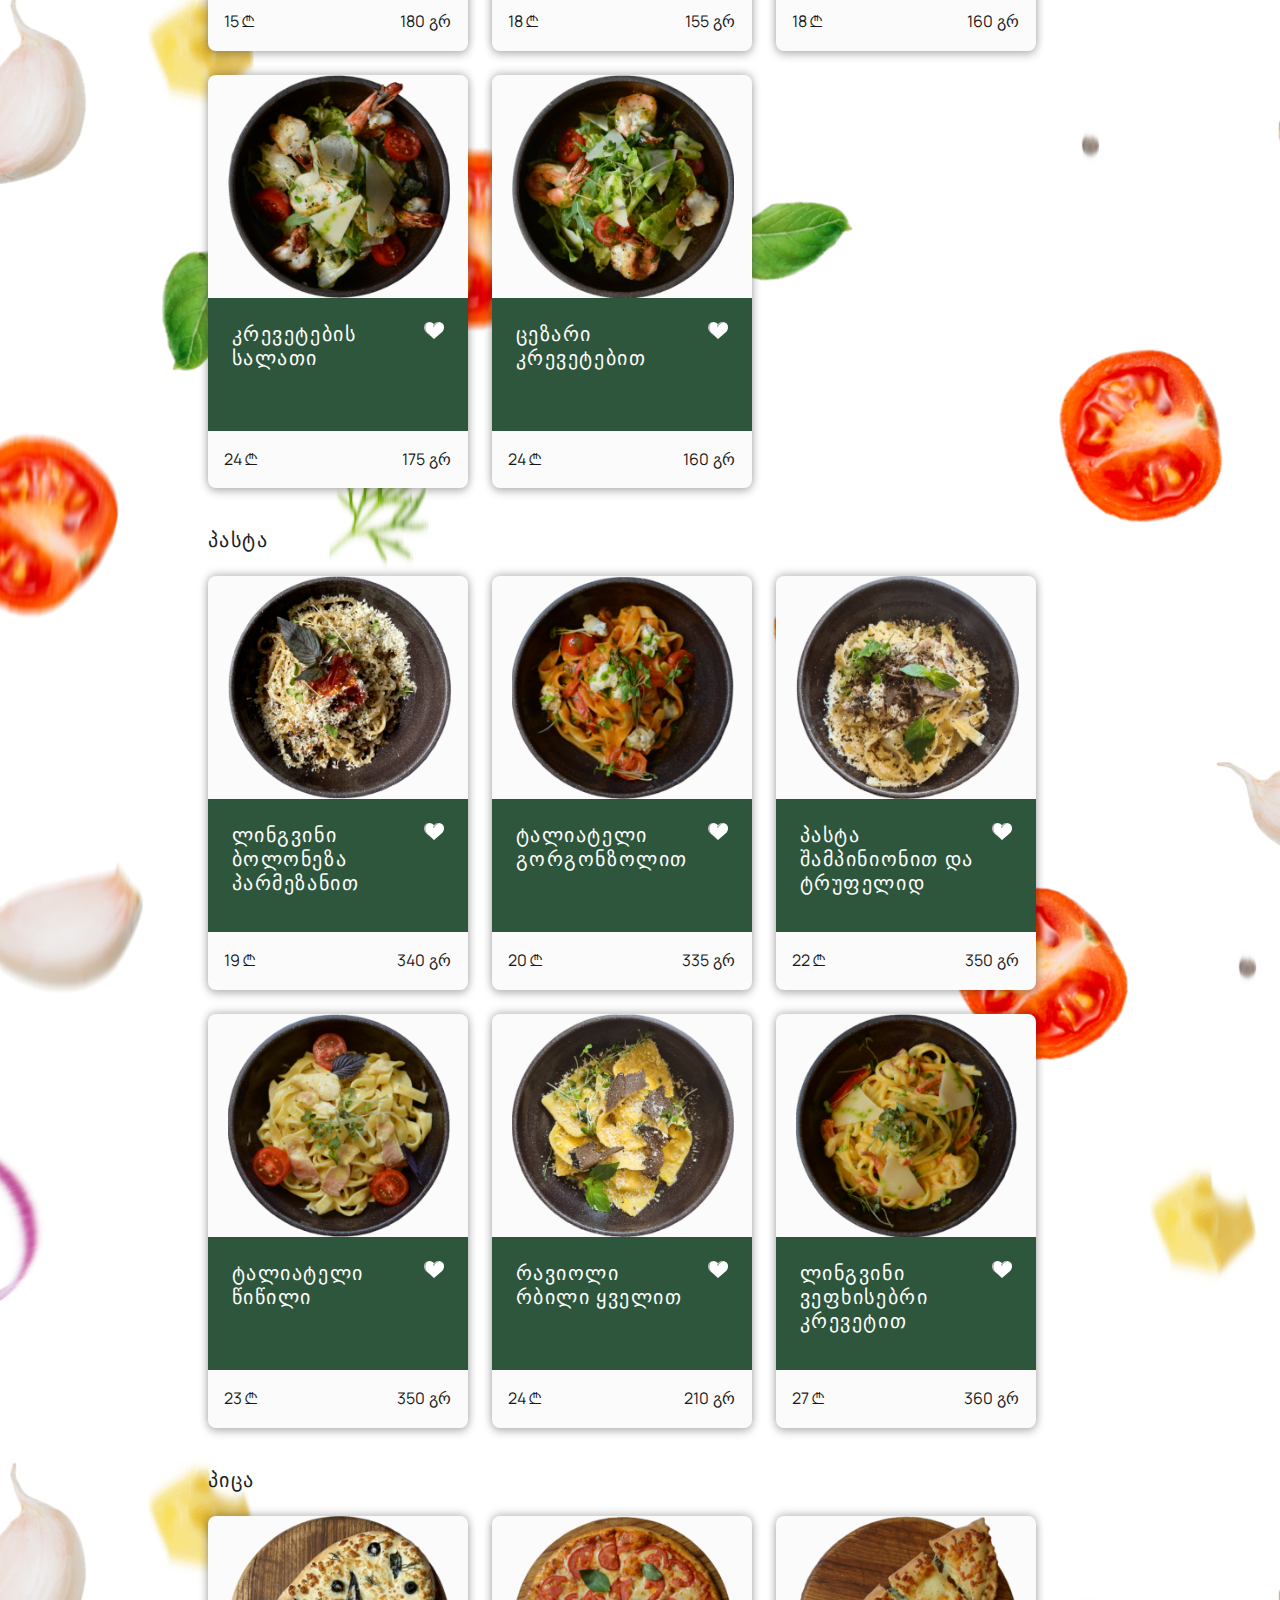
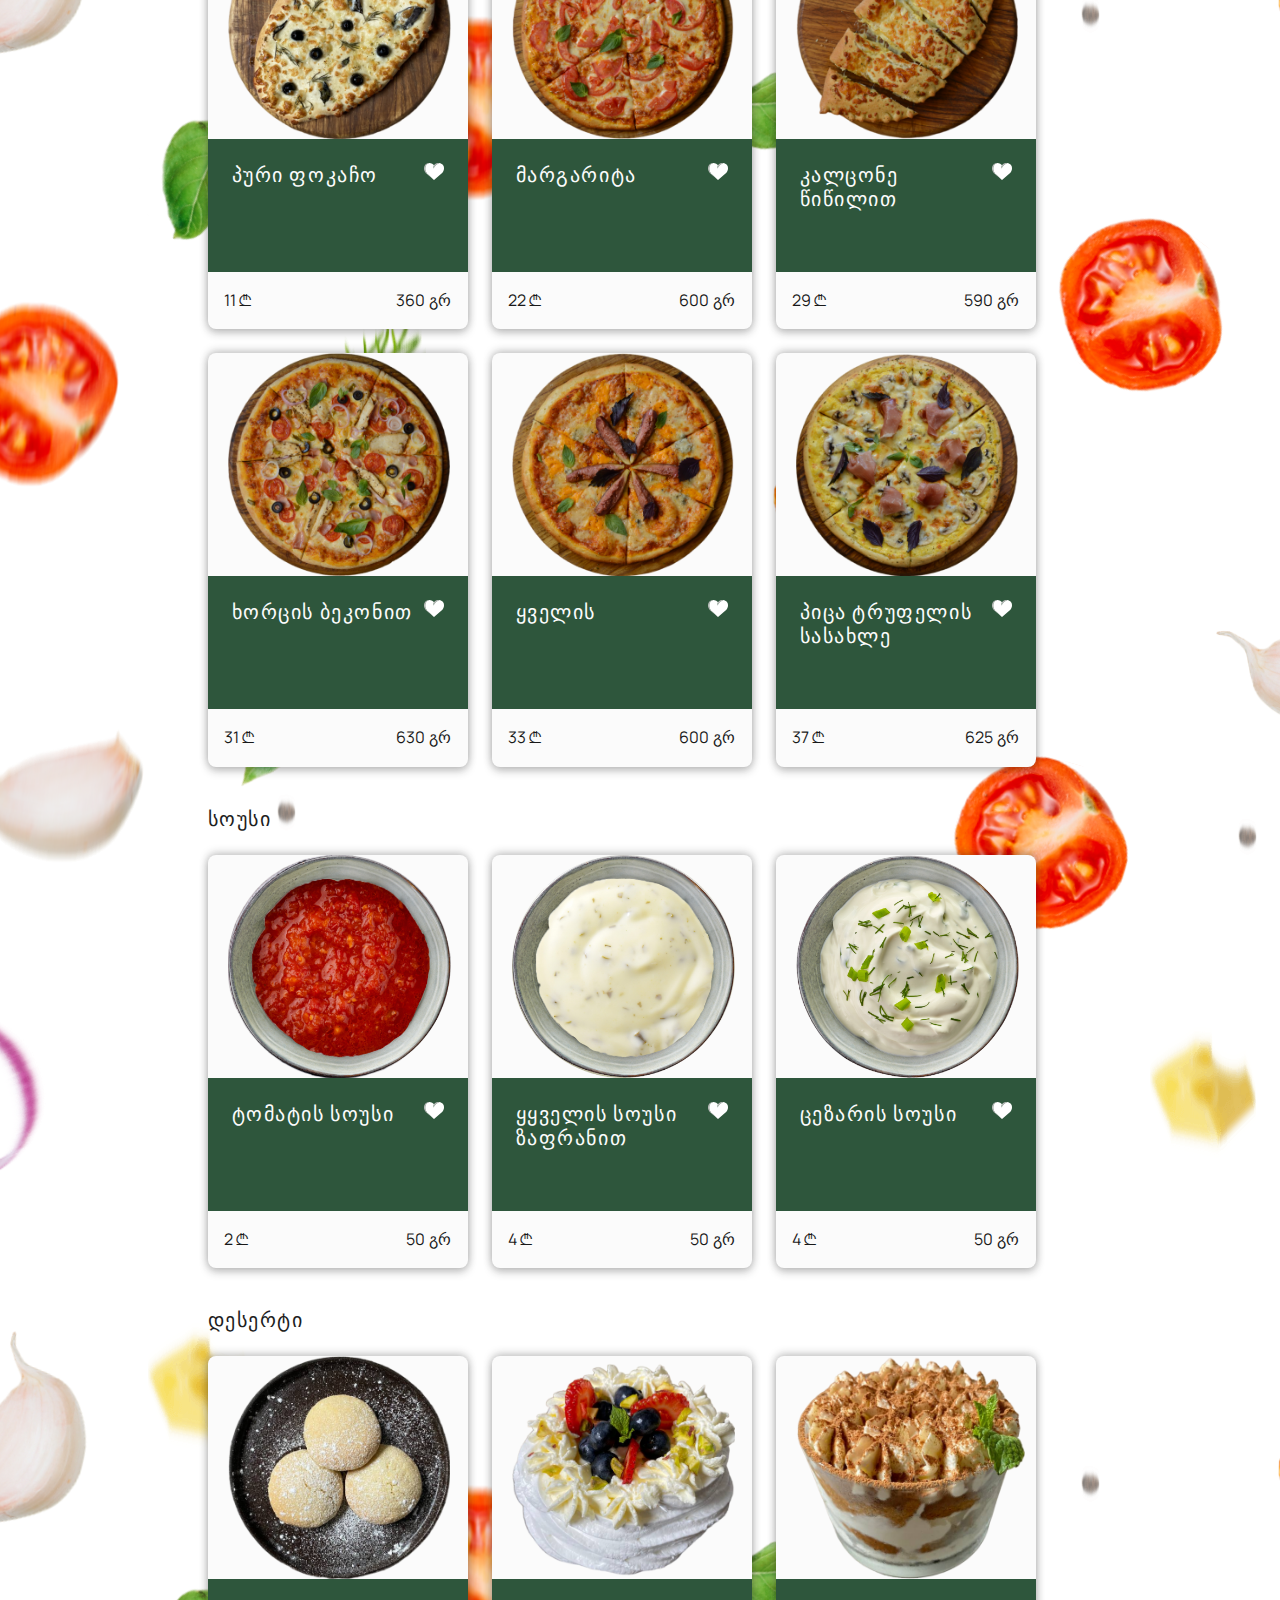
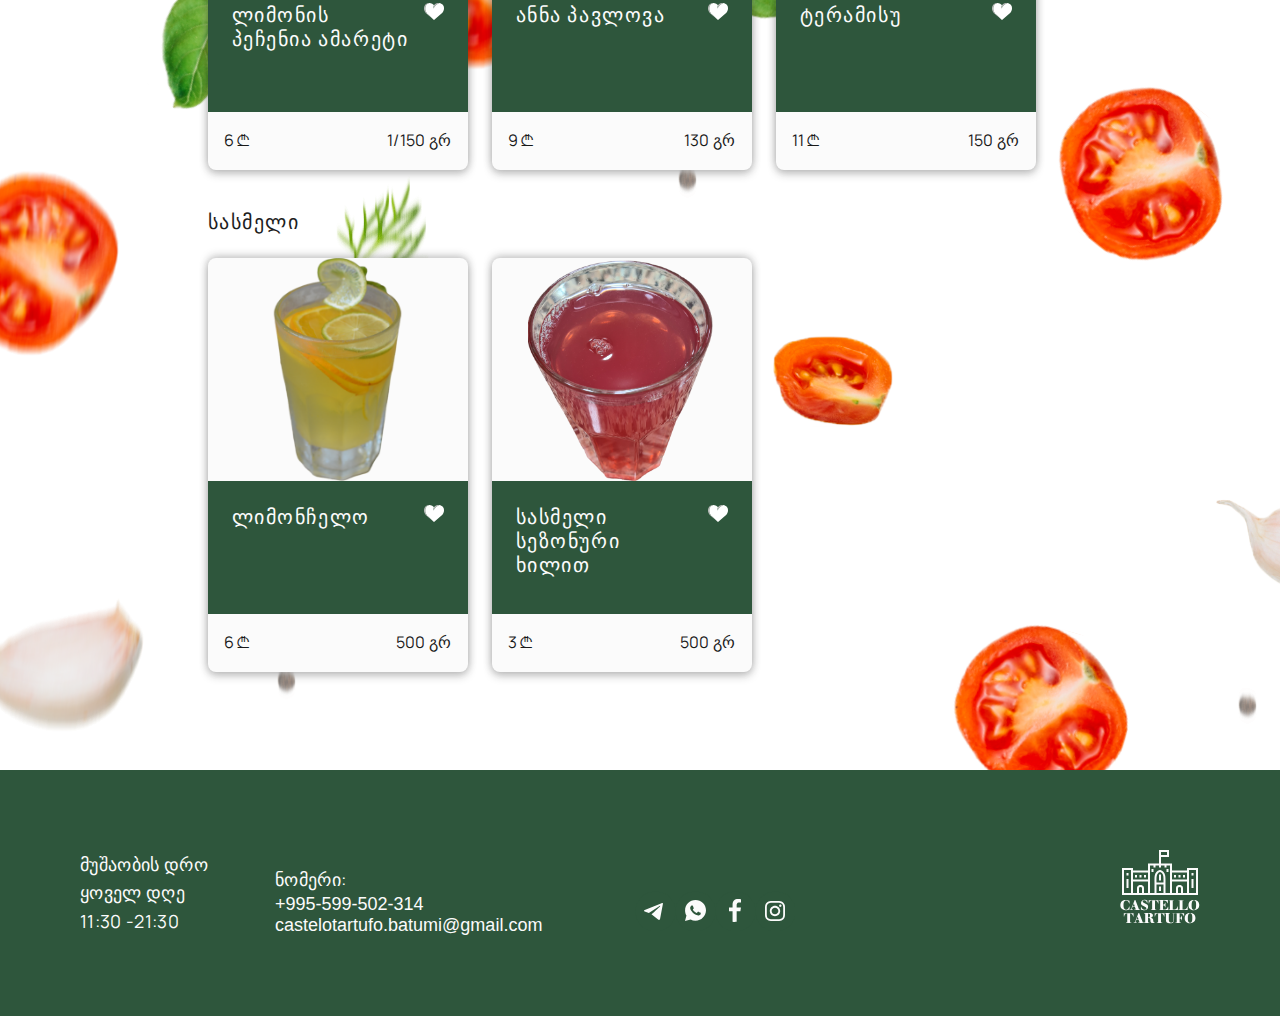
<file: menu_delivery_geo/index.html>
<!doctype html><html lang="en"><head><meta charset="utf-8"/><link rel="icon" href="/menu_delivery_geo/favicon.ico.svg"/><meta name="viewport" content="width=device-width,initial-scale=1"/><meta name="theme-color" content="#000000"/><meta name="description" content="Web site created using create-react-app"/><link rel="preconnect" href="https://fonts.googleapis.com"><link rel="preconnect" href="https://fonts.gstatic.com" crossorigin><link href="https://fonts.googleapis.com/css2?family=Manrope:wght@400;500&family=Poiret+One&display=swap" rel="stylesheet"><link rel="apple-touch-icon" href="/menu_delivery_geo/logo192.png"/><link rel="manifest" href="/menu_delivery_geo/manifest.json"/><title>Castello Tartufo</title><script defer="defer" src="/menu_delivery_geo/static/js/main.9a9bf2e6.js"></script><link href="/menu_delivery_geo/static/css/main.4dd125ad.css" rel="stylesheet"></head><body><noscript>You need to enable JavaScript to run this app.</noscript><div id="root"></div></body></html>
</file>
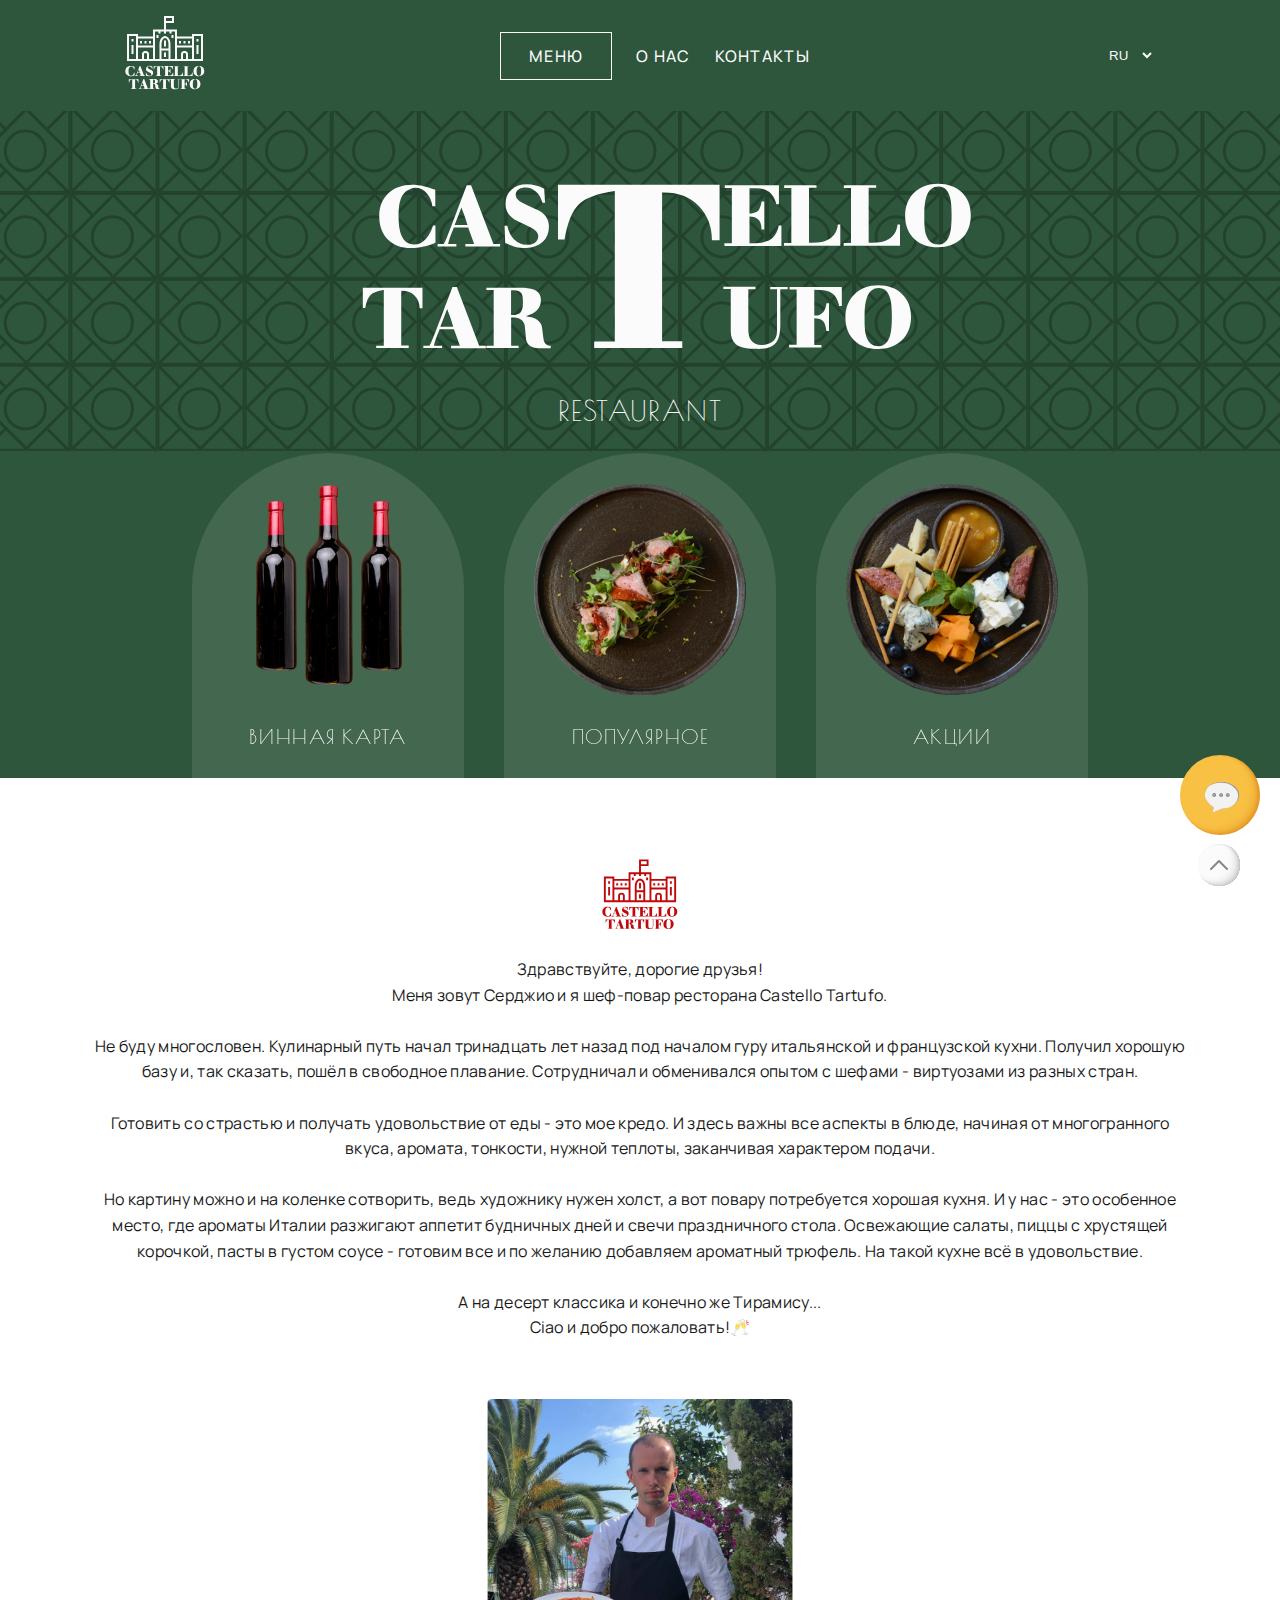
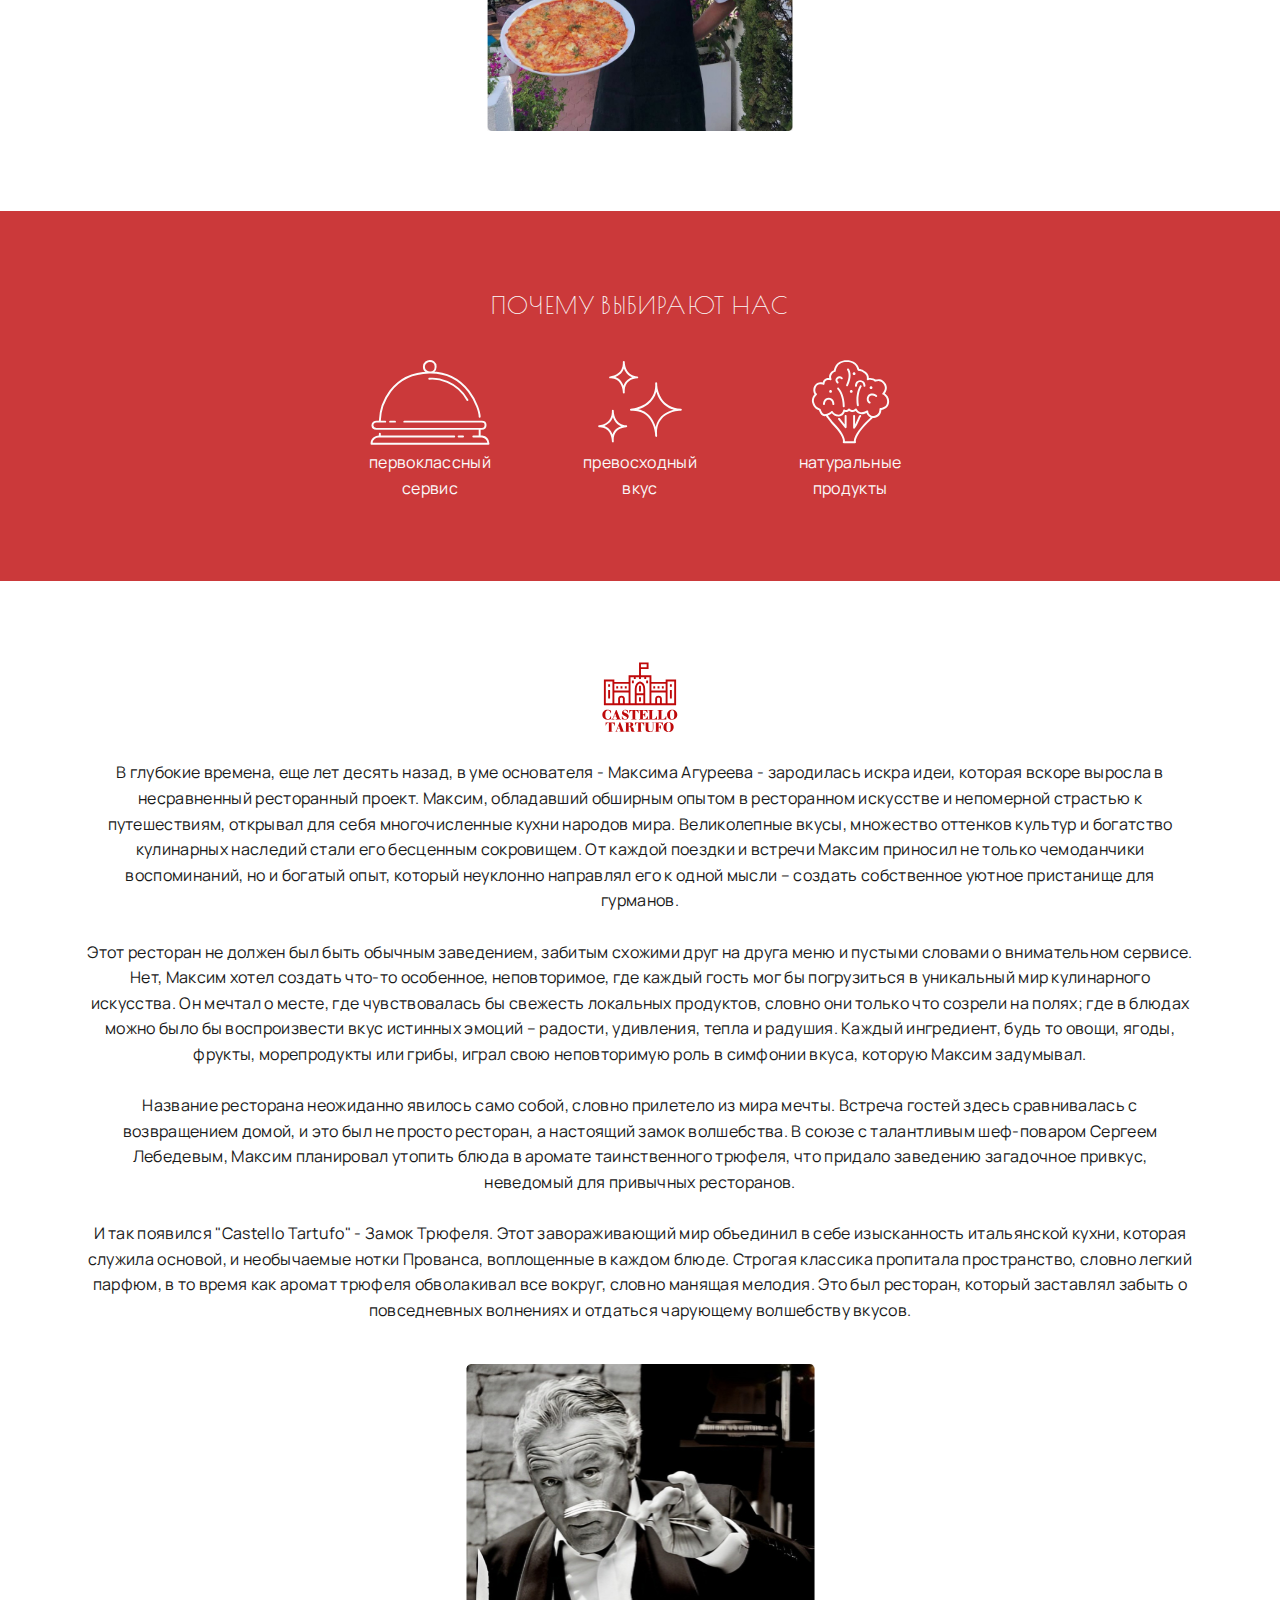
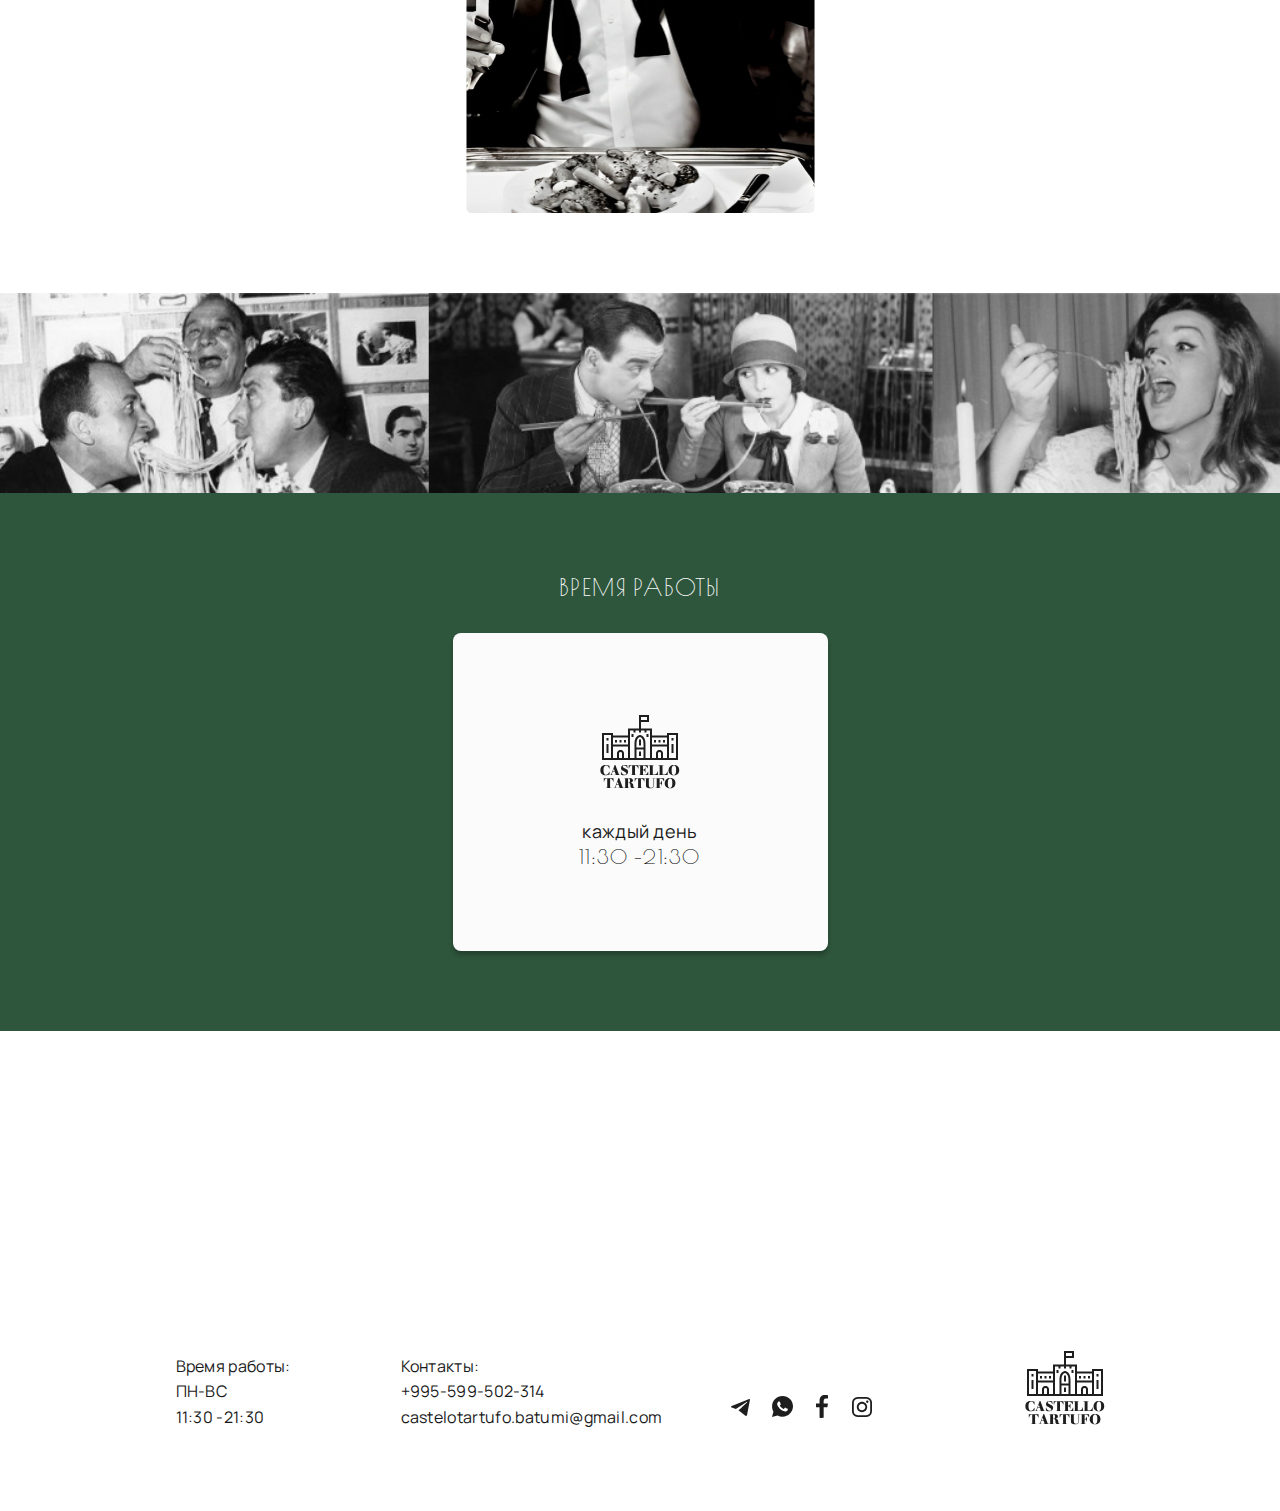
<file: page/main.html>
<!DOCTYPE html>
<html lang="en">

<head>
  <meta charset="UTF-8">
  <meta http-equiv="X-UA-Compatible" content="IE=edge">
  <meta name="viewport" content="width=device-width, initial-scale=1.0">
  <title>Castello Tartufo</title>
  <link type="image/x-icon" href="../img/favicon.ico.svg" rel="shortcut icon">
  <link rel="preconnect" href="https://fonts.googleapis.com">
  <link rel="preconnect" href="https://fonts.gstatic.com" crossorigin>
  <link href="https://fonts.googleapis.com/css2?family=Manrope:wght@400;500&family=Poiret+One&display=swap"
    rel="stylesheet">
  <link rel="stylesheet" href="../css/style.min.css">
</head>

<body>
  <header class="header">
    <div class="header-container sticky">
      <div class="header-inner">
        <a href="#">
        <div class="logo">
          <svg width="80" height="75" viewBox="0 0 80 75" fill="none" xmlns="http://www.w3.org/2000/svg">
            <path fill-rule="evenodd" clip-rule="evenodd"
              d="M39 0H40H48H49V1V6V7H48H41V13.5H51H52V14.5V20.5H67V19V18H68H77H78V19V44V45H77H76.5H68H51H29H12H3H2V44V19V18H3H12H13V19V20.5H28V14.5V13.5H29H39V6V1V0ZM39 17.5V15.5H35.5V17.5H33.5V15.5H30V21.5V30.5V43H34.5V33.5C34.5 32.8164 34.4917 32.1324 34.4837 31.467L34.4837 31.4662L34.4836 31.4656C34.4732 30.6048 34.4632 29.7751 34.4719 29.0181C34.4878 27.6479 34.5633 26.354 34.8244 25.1931C35.0881 24.0203 35.5491 22.9452 36.3601 22.0448C37.1722 21.143 38.2737 20.4849 39.7059 20.0442L39.9963 19.9549L40.2873 20.0422C41.6788 20.4596 42.7565 21.1085 43.5582 22.0055C44.3561 22.8985 44.8222 23.9722 45.0984 25.146C45.5428 27.0347 45.5259 29.376 45.5075 31.9234C45.5038 32.4411 45.5 32.9673 45.5 33.5V43H50V30.5V21.5V15.5H46.5V17.5H44.5V15.5H41V17.5H39ZM43.5 34.5V43H36.5V34.5H43.5ZM41 5H47V2H41V5ZM31.5 19H33.5V22H31.5V19ZM46.5 19H48.5V22H46.5V19ZM36.4954 32.5H43.5029C43.5041 32.2706 43.5055 32.0451 43.5069 31.8235V31.8234C43.523 29.2769 43.5359 27.2375 43.1516 25.604C42.9278 24.6528 42.5814 23.914 42.0668 23.3382C41.6019 22.8179 40.9516 22.3768 40.0028 22.051C38.9977 22.4 38.3208 22.8563 37.8462 23.3833C37.3259 23.961 36.9869 24.6922 36.7756 25.6319C36.5617 26.5835 36.4872 27.7084 36.4718 29.0412C36.4631 29.7966 36.4727 30.5692 36.483 31.3949L36.4831 31.3962C36.4875 31.7532 36.4921 32.1202 36.4954 32.5ZM6.5 25.5V23H8.5V25.5H6.5ZM71.5 25.5V23H73.5V25.5H71.5ZM15 27.5V25H17V27.5H15ZM19.5 27.5V25H21.5V27.5H19.5ZM24 27.5V25H26V27.5H24ZM54 27.5V25H56V27.5H54ZM58.5 27.5V25H60.5V27.5H58.5ZM63 27.5V25H65V27.5H63ZM19.2433 37.419C19.0552 37.6279 19 37.8793 19 38V43H22V38C22 37.8793 21.9448 37.6279 21.7567 37.419C21.5974 37.242 21.258 37 20.5 37C19.742 37 19.4026 37.242 19.2433 37.419ZM13 43H17V38C17 37.454 17.1948 36.7054 17.7567 36.081C18.3474 35.4247 19.258 35 20.5 35C21.742 35 22.6526 35.4247 23.2433 36.081C23.8052 36.7054 24 37.454 24 38V43H28V31.5H13V43ZM58.2433 37.419C58.0552 37.6279 58 37.8793 58 38V43H61V38C61 37.8793 60.9448 37.6279 60.7567 37.419C60.5974 37.242 60.258 37 59.5 37C58.742 37 58.4026 37.242 58.2433 37.419ZM52 43H56V38C56 37.454 56.1948 36.7054 56.7567 36.081C57.3474 35.4247 58.258 35 59.5 35C60.742 35 61.6526 35.4247 62.2433 36.081C62.8052 36.7054 63 37.454 63 38V43H67V31.5H52V43ZM28 22.5H13V29.5H28V22.5ZM52 29.5H67V22.5H52V29.5ZM69 43H76V20H69V21.5V30.5V43ZM11 43V30.5V21.5V20H4V43H11ZM39 30.5V24.5H41V30.5H39ZM6.5 38V29H8.5V38H6.5ZM73.5 29H71.5V38H73.5V29ZM39 36.5V41H41V36.5H39Z"
              fill="#FBFBFB" />
            <path
              d="M9.52446 53.406H9.04846C8.96446 52.65 8.6798 51.978 8.19446 51.39C7.65313 50.7367 7.01846 50.41 6.29046 50.41C6.0198 50.41 5.7678 50.452 5.53446 50.536C5.31046 50.62 5.0678 50.7553 4.80646 50.942C4.2838 51.334 3.92446 51.9313 3.72846 52.734C3.58846 53.3033 3.51846 54.0267 3.51846 54.904C3.51846 55.744 3.56046 56.4253 3.64446 56.948C3.77513 57.7693 4.01313 58.404 4.35846 58.852C4.7878 59.412 5.38046 59.692 6.13646 59.692C6.85513 59.692 7.5038 59.342 8.08246 58.642C8.53046 58.1007 8.8898 57.4147 9.16046 56.584H9.55246V59.384C9.0858 59.636 8.4558 59.846 7.66246 60.014C6.86913 60.182 6.16446 60.266 5.54846 60.266C3.98046 60.266 2.72046 59.7947 1.76846 58.852C0.825795 57.9 0.354462 56.6353 0.354462 55.058C0.354462 53.49 0.853795 52.2393 1.85246 51.306C2.86046 50.3633 4.1578 49.892 5.74446 49.892C6.33246 49.892 6.9718 49.976 7.66246 50.144C8.21313 50.2747 8.8338 50.4707 9.52446 50.732V53.406ZM9.90684 59.594H10.9148C11.0735 59.3047 11.2462 58.9313 11.4328 58.474C11.5915 58.1007 11.7455 57.7133 11.8948 57.312L14.6668 49.99H15.3808L19.0348 59.608H20.1268V60.014H14.4428V59.608H15.8848L14.9048 56.906H12.5668C12.2775 57.6247 12.1048 58.0633 12.0488 58.222C11.8528 58.7447 11.7128 59.202 11.6288 59.594H12.9728V59.986H9.90684V59.594ZM14.7928 56.5C14.6715 56.0707 14.5175 55.5853 14.3308 55.044C14.2095 54.708 14.0322 54.232 13.7988 53.616L12.6928 56.5H14.7928ZM21.3138 56.626C21.4818 57.494 21.8271 58.2127 22.3498 58.782C22.9378 59.4167 23.6518 59.734 24.4918 59.734C25.0144 59.734 25.4438 59.6267 25.7798 59.412C26.1718 59.16 26.3678 58.7867 26.3678 58.292C26.3678 57.7507 25.9058 57.256 24.9818 56.808C23.3578 56.024 22.5038 55.604 22.4198 55.548C21.4864 54.904 21.0198 54.078 21.0198 53.07C21.0198 52.062 21.3418 51.2733 21.9858 50.704C22.6298 50.1253 23.4651 49.836 24.4918 49.836C24.9958 49.836 25.4858 49.8967 25.9618 50.018C26.4471 50.13 26.9044 50.3027 27.3338 50.536L27.4878 52.846L27.0258 52.86L26.9838 52.65C26.7878 52.006 26.4658 51.474 26.0178 51.054C25.5138 50.5873 24.9444 50.354 24.3098 50.354C23.8991 50.354 23.5444 50.438 23.2458 50.606C22.8724 50.8207 22.6858 51.124 22.6858 51.516C22.6858 52.0667 23.1524 52.5613 24.0858 53C25.7658 53.784 26.6384 54.1993 26.7038 54.246C27.6464 54.8807 28.1178 55.7113 28.1178 56.738C28.1178 57.802 27.7678 58.6513 27.0678 59.286C26.3678 59.9207 25.4764 60.238 24.3938 60.238C23.6844 60.238 23.1058 60.182 22.6578 60.07C22.2191 59.9673 21.6544 59.7573 20.9638 59.44L20.8518 56.626H21.3138ZM28.7001 50.13H38.4581V53.49H37.9961C37.9961 52.65 37.7301 51.9593 37.1981 51.418C36.6661 50.8767 35.9754 50.606 35.1261 50.606H34.9861V59.58H36.2041V59.986H30.8841V59.594H32.1301V50.508C31.0848 50.6573 30.3614 50.9233 29.9601 51.306C29.5588 51.6887 29.2694 52.398 29.0921 53.434H28.7001V50.13ZM38.9385 59.636H40.1565V50.578H38.9945V50.116H47.8565V53.238H47.4365C47.0445 51.4833 45.9291 50.606 44.0905 50.606H43.0405V54.806C43.7591 54.7313 44.2445 54.554 44.4965 54.274C44.6925 54.05 44.8698 53.5553 45.0285 52.79H45.4625V57.354H45.0145C45.0145 56.6727 44.8511 56.15 44.5245 55.786C44.1978 55.422 43.7031 55.24 43.0405 55.24V59.608H43.6565C44.8885 59.608 45.8031 59.426 46.4005 59.062C47.1098 58.6327 47.5858 57.8487 47.8285 56.71H48.2625V60.056H38.9385V59.636ZM48.6856 59.594H49.8896V50.564H48.7136V50.144H54.0056V50.536H52.7736V59.538H53.3336C54.4816 59.538 55.401 59.328 56.0916 58.908C56.913 58.404 57.3796 57.6153 57.4916 56.542H57.8976V60.028H48.6856V59.594ZM58.4468 59.594H59.6508V50.564H58.4748V50.144H63.7668V50.536H62.5348V59.538H63.0948C64.2428 59.538 65.1621 59.328 65.8528 58.908C66.6741 58.404 67.1408 57.6153 67.2528 56.542H67.6588V60.028H58.4468V59.594ZM79.24 55.058C79.24 56.626 78.7406 57.8907 77.742 58.852C76.7433 59.804 75.4553 60.28 73.878 60.28C72.2726 60.28 70.9846 59.8273 70.014 58.922C69.006 57.9887 68.502 56.724 68.502 55.128C68.502 53.5507 69.0013 52.2813 70 51.32C70.9986 50.3587 72.296 49.878 73.892 49.878C75.4786 49.878 76.7666 50.3447 77.756 51.278C78.7453 52.2113 79.24 53.4713 79.24 55.058ZM73.92 59.832C74.872 59.832 75.5113 59.2253 75.838 58.012C76.0153 57.3493 76.104 56.3553 76.104 55.03C76.104 53.7233 76.02 52.7527 75.852 52.118C75.5346 50.9233 74.9093 50.326 73.976 50.326C73.0333 50.326 72.3753 50.8627 72.002 51.936C71.7593 52.6267 71.638 53.5553 71.638 54.722V55.716C71.638 56.892 71.7453 57.774 71.96 58.362C72.3146 59.342 72.968 59.832 73.92 59.832ZM3.79813 63.13H13.5561V66.49H13.0941C13.0941 65.65 12.8281 64.9593 12.2961 64.418C11.7641 63.8767 11.0735 63.606 10.2241 63.606H10.0841V72.58H11.3021V72.986H5.98213V72.594H7.22813V63.508C6.1828 63.6573 5.45947 63.9233 5.05813 64.306C4.6568 64.6887 4.36747 65.398 4.19013 66.434H3.79813V63.13ZM13.7005 72.594H14.7085C14.8672 72.3047 15.0398 71.9313 15.2265 71.474C15.3852 71.1007 15.5392 70.7133 15.6885 70.312L18.4605 62.99H19.1745L22.8285 72.608H23.9205V73.014H18.2365V72.608H19.6785L18.6985 69.906H16.3605C16.0712 70.6247 15.8985 71.0633 15.8425 71.222C15.6465 71.7447 15.5065 72.202 15.4225 72.594H16.7665V72.986H13.7005V72.594ZM18.5865 69.5C18.4652 69.0707 18.3112 68.5853 18.1245 68.044C18.0032 67.708 17.8258 67.232 17.5925 66.616L16.4865 69.5H18.5865ZM24.0014 72.608H25.2054V63.494H24.0154V63.116H29.4754C30.4648 63.116 31.2161 63.2187 31.7294 63.424C32.5321 63.7413 32.9334 64.3153 32.9334 65.146C32.9334 65.874 32.6908 66.4573 32.2054 66.896C31.8414 67.232 31.2628 67.5353 30.4694 67.806C31.8134 67.9367 32.6674 68.4173 33.0314 69.248C33.0874 69.3787 33.1948 70.1207 33.3534 71.474C33.4468 72.2393 33.8388 72.622 34.5294 72.622V73.014H32.6394C31.4541 73.014 30.7494 72.58 30.5254 71.712C30.4414 70.9093 30.3621 70.102 30.2874 69.29C30.0914 68.422 29.4334 67.988 28.3134 67.988L28.0614 68.002V72.608H29.2794V73H24.0014V72.608ZM28.2434 67.596C28.9248 67.596 29.3961 67.4233 29.6574 67.078C29.8814 66.7793 29.9934 66.2707 29.9934 65.552C29.9934 64.8333 29.9188 64.3433 29.7694 64.082C29.5548 63.7087 29.1161 63.522 28.4534 63.522H28.0474V67.596H28.2434ZM34.6813 63.13H44.4393V66.49H43.9773C43.9773 65.65 43.7113 64.9593 43.1793 64.418C42.6473 63.8767 41.9566 63.606 41.1073 63.606H40.9673V72.58H42.1853V72.986H36.8653V72.594H38.1113V63.508C37.0659 63.6573 36.3426 63.9233 35.9413 64.306C35.5399 64.6887 35.2506 65.398 35.0733 66.434H34.6813V63.13ZM44.7516 63.116H50.0016V63.508H48.8256V70.004C48.8256 70.816 48.975 71.4367 49.2736 71.866C49.6376 72.3887 50.207 72.65 50.9816 72.65C51.719 72.65 52.3116 72.4727 52.7596 72.118C53.2636 71.726 53.5156 71.1707 53.5156 70.452V63.508H52.4096V63.144H55.2656V63.508H54.0616V69.346C54.0616 70.718 53.8143 71.7027 53.3196 72.3C52.7783 72.9533 51.8356 73.28 50.4916 73.28L50.2256 73.266C48.5176 73.266 47.3603 72.9953 46.7536 72.454C46.2216 71.9873 45.9556 71.2827 45.9556 70.34V63.494H44.7516V63.116ZM55.5014 72.608H56.7334V63.55H55.5714V63.144H64.1254V66.252L63.6774 66.266L63.6494 66.056C63.3974 65.0107 62.9121 64.3153 62.1934 63.97C61.6708 63.718 60.8121 63.592 59.6174 63.592V67.82H59.7854C60.3454 67.82 60.7841 67.6193 61.1014 67.218C61.3814 66.854 61.5494 66.378 61.6054 65.79H62.0254V70.34H61.5914C61.5168 69.6027 61.3534 69.0847 61.1014 68.786C60.8028 68.4313 60.3081 68.254 59.6174 68.254V72.622H60.7934V73.056H55.5014V72.608ZM75.4463 68.058C75.4463 69.626 74.947 70.8907 73.9483 71.852C72.9496 72.804 71.6616 73.28 70.0843 73.28C68.479 73.28 67.191 72.8273 66.2203 71.922C65.2123 70.9887 64.7083 69.724 64.7083 68.128C64.7083 66.5507 65.2076 65.2813 66.2063 64.32C67.205 63.3587 68.5023 62.878 70.0983 62.878C71.685 62.878 72.973 63.3447 73.9623 64.278C74.9516 65.2113 75.4463 66.4713 75.4463 68.058ZM70.1263 72.832C71.0783 72.832 71.7176 72.2253 72.0443 71.012C72.2216 70.3493 72.3103 69.3553 72.3103 68.03C72.3103 66.7233 72.2263 65.7527 72.0583 65.118C71.741 63.9233 71.1156 63.326 70.1823 63.326C69.2396 63.326 68.5816 63.8627 68.2083 64.936C67.9656 65.6267 67.8443 66.5553 67.8443 67.722V68.716C67.8443 69.892 67.9516 70.774 68.1663 71.362C68.521 72.342 69.1743 72.832 70.1263 72.832Z"
              fill="#FBFBFB" />
          </svg>
        </div>
        </a>
        <nav class="menu-desktop">
          <a href="../menu_delivery/">МЕНЮ</a>
          <a href="#about_us">О НАС</a>
          <!-- <a href="" class="py-3">БРОНИРОВАНИЕ</a> -->
          <!-- <a href="#map">МЕСТОПОЛОЖЕНИЕ</a> -->
          <a href="#contacts">КОНТАКТЫ</a>
        </nav>
        <div class="menu-mobile">
          <select onchange="window.location.href=this.options[this.selectedIndex].value">
            <option value="main_en.html">EN</option>
            <option value="#" selected>RU</option>
            <option value="main_geo.html">GEO</option>
          </select>
          <nav class="menu" role="button" onclick="myFunction()">
            <svg width="30" height="19" viewBox="0 0 30 19" fill="none"
              xmlns="http://www.w3.org/2000/svg">
              <line x1="1" y1="1.5" x2="29" y2="1.5" stroke="#FBFBFB" stroke-width="2" stroke-linecap="round" />
              <line x1="7" y1="9.5" x2="29" y2="9.5" stroke="#FBFBFB" stroke-width="2" stroke-linecap="round" />
              <line x1="1" y1="17.5" x2="29" y2="17.5" stroke="#FBFBFB" stroke-width="2" stroke-linecap="round" />
            </svg>
          </nav>
          <!-- <div class="like">
            <svg class="w-6 h-6 my-2  ml-2" xmlns="http://www.w3.org/2000/svg" width="24" height="25" viewBox="0 0 24 25">
              <path
                d="M19 14.5C20.49 13.04 22 11.29 22 9C22 7.54131 21.4205 6.14236 20.3891 5.11091C19.3576 4.07946 17.9587 3.5 16.5 3.5C14.74 3.5 13.5 4 12 5.5C10.5 4 9.26 3.5 7.5 3.5C6.04131 3.5 4.64236 4.07946 3.61091 5.11091C2.57946 6.14236 2 7.54131 2 9C2 11.3 3.5 13.05 5 14.5L12 21.5L19 14.5Z"
                fill="#FBFBFB" />
            </svg>
          </div> -->
        </div>
      </div>
    </div>
    <div class="menu-popup">
        <div class="menu-popup_inner">
          <div class="header-menu">
            <div class="logo">
              <svg width="80" height="75" viewBox="0 0 80 75" fill="none" xmlns="http://www.w3.org/2000/svg">
                <path fill-rule="evenodd" clip-rule="evenodd"
                  d="M39 0H40H48H49V1V6V7H48H41V13.5H51H52V14.5V20.5H67V19V18H68H77H78V19V44V45H77H76.5H68H51H29H12H3H2V44V19V18H3H12H13V19V20.5H28V14.5V13.5H29H39V6V1V0ZM39 17.5V15.5H35.5V17.5H33.5V15.5H30V21.5V30.5V43H34.5V33.5C34.5 32.8164 34.4917 32.1324 34.4837 31.467L34.4837 31.4662L34.4836 31.4656C34.4732 30.6048 34.4632 29.7751 34.4719 29.0181C34.4878 27.6479 34.5633 26.354 34.8244 25.1931C35.0881 24.0203 35.5491 22.9452 36.3601 22.0448C37.1722 21.143 38.2737 20.4849 39.7059 20.0442L39.9963 19.9549L40.2873 20.0422C41.6788 20.4596 42.7565 21.1085 43.5582 22.0055C44.3561 22.8985 44.8222 23.9722 45.0984 25.146C45.5428 27.0347 45.5259 29.376 45.5075 31.9234C45.5038 32.4411 45.5 32.9673 45.5 33.5V43H50V30.5V21.5V15.5H46.5V17.5H44.5V15.5H41V17.5H39ZM43.5 34.5V43H36.5V34.5H43.5ZM41 5H47V2H41V5ZM31.5 19H33.5V22H31.5V19ZM46.5 19H48.5V22H46.5V19ZM36.4954 32.5H43.5029C43.5041 32.2706 43.5055 32.0451 43.5069 31.8235V31.8234C43.523 29.2769 43.5359 27.2375 43.1516 25.604C42.9278 24.6528 42.5814 23.914 42.0668 23.3382C41.6019 22.8179 40.9516 22.3768 40.0028 22.051C38.9977 22.4 38.3208 22.8563 37.8462 23.3833C37.3259 23.961 36.9869 24.6922 36.7756 25.6319C36.5617 26.5835 36.4872 27.7084 36.4718 29.0412C36.4631 29.7966 36.4727 30.5692 36.483 31.3949L36.4831 31.3962C36.4875 31.7532 36.4921 32.1202 36.4954 32.5ZM6.5 25.5V23H8.5V25.5H6.5ZM71.5 25.5V23H73.5V25.5H71.5ZM15 27.5V25H17V27.5H15ZM19.5 27.5V25H21.5V27.5H19.5ZM24 27.5V25H26V27.5H24ZM54 27.5V25H56V27.5H54ZM58.5 27.5V25H60.5V27.5H58.5ZM63 27.5V25H65V27.5H63ZM19.2433 37.419C19.0552 37.6279 19 37.8793 19 38V43H22V38C22 37.8793 21.9448 37.6279 21.7567 37.419C21.5974 37.242 21.258 37 20.5 37C19.742 37 19.4026 37.242 19.2433 37.419ZM13 43H17V38C17 37.454 17.1948 36.7054 17.7567 36.081C18.3474 35.4247 19.258 35 20.5 35C21.742 35 22.6526 35.4247 23.2433 36.081C23.8052 36.7054 24 37.454 24 38V43H28V31.5H13V43ZM58.2433 37.419C58.0552 37.6279 58 37.8793 58 38V43H61V38C61 37.8793 60.9448 37.6279 60.7567 37.419C60.5974 37.242 60.258 37 59.5 37C58.742 37 58.4026 37.242 58.2433 37.419ZM52 43H56V38C56 37.454 56.1948 36.7054 56.7567 36.081C57.3474 35.4247 58.258 35 59.5 35C60.742 35 61.6526 35.4247 62.2433 36.081C62.8052 36.7054 63 37.454 63 38V43H67V31.5H52V43ZM28 22.5H13V29.5H28V22.5ZM52 29.5H67V22.5H52V29.5ZM69 43H76V20H69V21.5V30.5V43ZM11 43V30.5V21.5V20H4V43H11ZM39 30.5V24.5H41V30.5H39ZM6.5 38V29H8.5V38H6.5ZM73.5 29H71.5V38H73.5V29ZM39 36.5V41H41V36.5H39Z"
                  fill="#FBFBFB" />
                <path
                  d="M9.52446 53.406H9.04846C8.96446 52.65 8.6798 51.978 8.19446 51.39C7.65313 50.7367 7.01846 50.41 6.29046 50.41C6.0198 50.41 5.7678 50.452 5.53446 50.536C5.31046 50.62 5.0678 50.7553 4.80646 50.942C4.2838 51.334 3.92446 51.9313 3.72846 52.734C3.58846 53.3033 3.51846 54.0267 3.51846 54.904C3.51846 55.744 3.56046 56.4253 3.64446 56.948C3.77513 57.7693 4.01313 58.404 4.35846 58.852C4.7878 59.412 5.38046 59.692 6.13646 59.692C6.85513 59.692 7.5038 59.342 8.08246 58.642C8.53046 58.1007 8.8898 57.4147 9.16046 56.584H9.55246V59.384C9.0858 59.636 8.4558 59.846 7.66246 60.014C6.86913 60.182 6.16446 60.266 5.54846 60.266C3.98046 60.266 2.72046 59.7947 1.76846 58.852C0.825795 57.9 0.354462 56.6353 0.354462 55.058C0.354462 53.49 0.853795 52.2393 1.85246 51.306C2.86046 50.3633 4.1578 49.892 5.74446 49.892C6.33246 49.892 6.9718 49.976 7.66246 50.144C8.21313 50.2747 8.8338 50.4707 9.52446 50.732V53.406ZM9.90684 59.594H10.9148C11.0735 59.3047 11.2462 58.9313 11.4328 58.474C11.5915 58.1007 11.7455 57.7133 11.8948 57.312L14.6668 49.99H15.3808L19.0348 59.608H20.1268V60.014H14.4428V59.608H15.8848L14.9048 56.906H12.5668C12.2775 57.6247 12.1048 58.0633 12.0488 58.222C11.8528 58.7447 11.7128 59.202 11.6288 59.594H12.9728V59.986H9.90684V59.594ZM14.7928 56.5C14.6715 56.0707 14.5175 55.5853 14.3308 55.044C14.2095 54.708 14.0322 54.232 13.7988 53.616L12.6928 56.5H14.7928ZM21.3138 56.626C21.4818 57.494 21.8271 58.2127 22.3498 58.782C22.9378 59.4167 23.6518 59.734 24.4918 59.734C25.0144 59.734 25.4438 59.6267 25.7798 59.412C26.1718 59.16 26.3678 58.7867 26.3678 58.292C26.3678 57.7507 25.9058 57.256 24.9818 56.808C23.3578 56.024 22.5038 55.604 22.4198 55.548C21.4864 54.904 21.0198 54.078 21.0198 53.07C21.0198 52.062 21.3418 51.2733 21.9858 50.704C22.6298 50.1253 23.4651 49.836 24.4918 49.836C24.9958 49.836 25.4858 49.8967 25.9618 50.018C26.4471 50.13 26.9044 50.3027 27.3338 50.536L27.4878 52.846L27.0258 52.86L26.9838 52.65C26.7878 52.006 26.4658 51.474 26.0178 51.054C25.5138 50.5873 24.9444 50.354 24.3098 50.354C23.8991 50.354 23.5444 50.438 23.2458 50.606C22.8724 50.8207 22.6858 51.124 22.6858 51.516C22.6858 52.0667 23.1524 52.5613 24.0858 53C25.7658 53.784 26.6384 54.1993 26.7038 54.246C27.6464 54.8807 28.1178 55.7113 28.1178 56.738C28.1178 57.802 27.7678 58.6513 27.0678 59.286C26.3678 59.9207 25.4764 60.238 24.3938 60.238C23.6844 60.238 23.1058 60.182 22.6578 60.07C22.2191 59.9673 21.6544 59.7573 20.9638 59.44L20.8518 56.626H21.3138ZM28.7001 50.13H38.4581V53.49H37.9961C37.9961 52.65 37.7301 51.9593 37.1981 51.418C36.6661 50.8767 35.9754 50.606 35.1261 50.606H34.9861V59.58H36.2041V59.986H30.8841V59.594H32.1301V50.508C31.0848 50.6573 30.3614 50.9233 29.9601 51.306C29.5588 51.6887 29.2694 52.398 29.0921 53.434H28.7001V50.13ZM38.9385 59.636H40.1565V50.578H38.9945V50.116H47.8565V53.238H47.4365C47.0445 51.4833 45.9291 50.606 44.0905 50.606H43.0405V54.806C43.7591 54.7313 44.2445 54.554 44.4965 54.274C44.6925 54.05 44.8698 53.5553 45.0285 52.79H45.4625V57.354H45.0145C45.0145 56.6727 44.8511 56.15 44.5245 55.786C44.1978 55.422 43.7031 55.24 43.0405 55.24V59.608H43.6565C44.8885 59.608 45.8031 59.426 46.4005 59.062C47.1098 58.6327 47.5858 57.8487 47.8285 56.71H48.2625V60.056H38.9385V59.636ZM48.6856 59.594H49.8896V50.564H48.7136V50.144H54.0056V50.536H52.7736V59.538H53.3336C54.4816 59.538 55.401 59.328 56.0916 58.908C56.913 58.404 57.3796 57.6153 57.4916 56.542H57.8976V60.028H48.6856V59.594ZM58.4468 59.594H59.6508V50.564H58.4748V50.144H63.7668V50.536H62.5348V59.538H63.0948C64.2428 59.538 65.1621 59.328 65.8528 58.908C66.6741 58.404 67.1408 57.6153 67.2528 56.542H67.6588V60.028H58.4468V59.594ZM79.24 55.058C79.24 56.626 78.7406 57.8907 77.742 58.852C76.7433 59.804 75.4553 60.28 73.878 60.28C72.2726 60.28 70.9846 59.8273 70.014 58.922C69.006 57.9887 68.502 56.724 68.502 55.128C68.502 53.5507 69.0013 52.2813 70 51.32C70.9986 50.3587 72.296 49.878 73.892 49.878C75.4786 49.878 76.7666 50.3447 77.756 51.278C78.7453 52.2113 79.24 53.4713 79.24 55.058ZM73.92 59.832C74.872 59.832 75.5113 59.2253 75.838 58.012C76.0153 57.3493 76.104 56.3553 76.104 55.03C76.104 53.7233 76.02 52.7527 75.852 52.118C75.5346 50.9233 74.9093 50.326 73.976 50.326C73.0333 50.326 72.3753 50.8627 72.002 51.936C71.7593 52.6267 71.638 53.5553 71.638 54.722V55.716C71.638 56.892 71.7453 57.774 71.96 58.362C72.3146 59.342 72.968 59.832 73.92 59.832ZM3.79813 63.13H13.5561V66.49H13.0941C13.0941 65.65 12.8281 64.9593 12.2961 64.418C11.7641 63.8767 11.0735 63.606 10.2241 63.606H10.0841V72.58H11.3021V72.986H5.98213V72.594H7.22813V63.508C6.1828 63.6573 5.45947 63.9233 5.05813 64.306C4.6568 64.6887 4.36747 65.398 4.19013 66.434H3.79813V63.13ZM13.7005 72.594H14.7085C14.8672 72.3047 15.0398 71.9313 15.2265 71.474C15.3852 71.1007 15.5392 70.7133 15.6885 70.312L18.4605 62.99H19.1745L22.8285 72.608H23.9205V73.014H18.2365V72.608H19.6785L18.6985 69.906H16.3605C16.0712 70.6247 15.8985 71.0633 15.8425 71.222C15.6465 71.7447 15.5065 72.202 15.4225 72.594H16.7665V72.986H13.7005V72.594ZM18.5865 69.5C18.4652 69.0707 18.3112 68.5853 18.1245 68.044C18.0032 67.708 17.8258 67.232 17.5925 66.616L16.4865 69.5H18.5865ZM24.0014 72.608H25.2054V63.494H24.0154V63.116H29.4754C30.4648 63.116 31.2161 63.2187 31.7294 63.424C32.5321 63.7413 32.9334 64.3153 32.9334 65.146C32.9334 65.874 32.6908 66.4573 32.2054 66.896C31.8414 67.232 31.2628 67.5353 30.4694 67.806C31.8134 67.9367 32.6674 68.4173 33.0314 69.248C33.0874 69.3787 33.1948 70.1207 33.3534 71.474C33.4468 72.2393 33.8388 72.622 34.5294 72.622V73.014H32.6394C31.4541 73.014 30.7494 72.58 30.5254 71.712C30.4414 70.9093 30.3621 70.102 30.2874 69.29C30.0914 68.422 29.4334 67.988 28.3134 67.988L28.0614 68.002V72.608H29.2794V73H24.0014V72.608ZM28.2434 67.596C28.9248 67.596 29.3961 67.4233 29.6574 67.078C29.8814 66.7793 29.9934 66.2707 29.9934 65.552C29.9934 64.8333 29.9188 64.3433 29.7694 64.082C29.5548 63.7087 29.1161 63.522 28.4534 63.522H28.0474V67.596H28.2434ZM34.6813 63.13H44.4393V66.49H43.9773C43.9773 65.65 43.7113 64.9593 43.1793 64.418C42.6473 63.8767 41.9566 63.606 41.1073 63.606H40.9673V72.58H42.1853V72.986H36.8653V72.594H38.1113V63.508C37.0659 63.6573 36.3426 63.9233 35.9413 64.306C35.5399 64.6887 35.2506 65.398 35.0733 66.434H34.6813V63.13ZM44.7516 63.116H50.0016V63.508H48.8256V70.004C48.8256 70.816 48.975 71.4367 49.2736 71.866C49.6376 72.3887 50.207 72.65 50.9816 72.65C51.719 72.65 52.3116 72.4727 52.7596 72.118C53.2636 71.726 53.5156 71.1707 53.5156 70.452V63.508H52.4096V63.144H55.2656V63.508H54.0616V69.346C54.0616 70.718 53.8143 71.7027 53.3196 72.3C52.7783 72.9533 51.8356 73.28 50.4916 73.28L50.2256 73.266C48.5176 73.266 47.3603 72.9953 46.7536 72.454C46.2216 71.9873 45.9556 71.2827 45.9556 70.34V63.494H44.7516V63.116ZM55.5014 72.608H56.7334V63.55H55.5714V63.144H64.1254V66.252L63.6774 66.266L63.6494 66.056C63.3974 65.0107 62.9121 64.3153 62.1934 63.97C61.6708 63.718 60.8121 63.592 59.6174 63.592V67.82H59.7854C60.3454 67.82 60.7841 67.6193 61.1014 67.218C61.3814 66.854 61.5494 66.378 61.6054 65.79H62.0254V70.34H61.5914C61.5168 69.6027 61.3534 69.0847 61.1014 68.786C60.8028 68.4313 60.3081 68.254 59.6174 68.254V72.622H60.7934V73.056H55.5014V72.608ZM75.4463 68.058C75.4463 69.626 74.947 70.8907 73.9483 71.852C72.9496 72.804 71.6616 73.28 70.0843 73.28C68.479 73.28 67.191 72.8273 66.2203 71.922C65.2123 70.9887 64.7083 69.724 64.7083 68.128C64.7083 66.5507 65.2076 65.2813 66.2063 64.32C67.205 63.3587 68.5023 62.878 70.0983 62.878C71.685 62.878 72.973 63.3447 73.9623 64.278C74.9516 65.2113 75.4463 66.4713 75.4463 68.058ZM70.1263 72.832C71.0783 72.832 71.7176 72.2253 72.0443 71.012C72.2216 70.3493 72.3103 69.3553 72.3103 68.03C72.3103 66.7233 72.2263 65.7527 72.0583 65.118C71.741 63.9233 71.1156 63.326 70.1823 63.326C69.2396 63.326 68.5816 63.8627 68.2083 64.936C67.9656 65.6267 67.8443 66.5553 67.8443 67.722V68.716C67.8443 69.892 67.9516 70.774 68.1663 71.362C68.521 72.342 69.1743 72.832 70.1263 72.832Z"
                  fill="#FBFBFB" />
              </svg>
            </div>
            <div class="right-box">
              <select onchange="window.location.href=this.options[this.selectedIndex].value">
                <option value="main_en.html">EN</option>
                <option value="#" selected>RU</option>
                <option value="main_geo.html">GEO</option>
              </select>
              <nav class="menu" role="button" onclick="myFunction()">
                <svg width="30" height="19" viewBox="0 0 30 19" fill="none" xmlns="http://www.w3.org/2000/svg">
                  <line x1="1" y1="1.5" x2="29" y2="1.5" stroke="#FBFBFB" stroke-width="2" stroke-linecap="round" />
                  <line x1="7" y1="9.5" x2="29" y2="9.5" stroke="#FBFBFB" stroke-width="2" stroke-linecap="round" />
                  <line x1="1" y1="17.5" x2="29" y2="17.5" stroke="#FBFBFB" stroke-width="2" stroke-linecap="round" />
                </svg>
              </nav>
            </div>
          </div>
          <div class="navigation">
            <a href="../menu_delivery/" onclick="myFunction()">меню</a>
            <a href="#about_us" onclick="myFunction()">о нас</a>
            <!-- <a href="#map" onclick="myFunction()">местоположение</a> -->
            <a href="#contacts" onclick="myFunction()">контакты</a>
          </div>
        </div>
      </div> 
  </header>

<main onclick="clousePopup()">
  <section class="hero">
    <div class="hero_inner">
      <img src="../img/castellotartufo.svg" alt="" >
      <h2>Restaurant</h2>
    </div> 
  </section>
  <section class="menu-scroll">
    <div class="menu-scroll_inner">
      <div class="card-wrapper">
        <!-- <div class="card" >
          <img src="img/img.png" alt="">
          <h3>Бизнес ланч</h3>
        </div>
        <div class="card">
          <img src="img/img.png" alt="" class="deliveri">
          <h3>Корпоративная
          доставка</h3>
        </div> -->
        <div class="card">
          <img src="../img/wine.png" alt="">
          <h3>Винная карта</h3>
        </div>
        <div class="card">
          <img src="../img/popular.png" alt="">
          <h3>Популярное</h3>
        </div>
        <div class="card">
          <img src="../img/sale.png" alt="">
          <h3>Акции</h3>
        </div>
      </div>
      <div class="wishlist">
        <a href="https://t.me/CastelloTartufoBatumi" target="_blank">
          <div class="message">
            <svg xmlns="http://www.w3.org/2000/svg" width="36" height="36" viewBox="0 0 36 36" fill="none">
              <g clip-path="url(#clip0_923_3792)">
                <path
                  d="M34.9018 18.2991C33.9213 22.8931 30.2564 25.4408 28.9545 26.3405C28.7937 26.452 28.6249 26.5634 28.4562 26.6749C26.3103 28.0443 23.7787 28.9838 22.2034 29.1271C21.0702 29.2306 19.9531 29.4536 18.8279 29.6048C18.6591 29.6287 18.2412 29.6845 17.7027 29.8437C17.2044 29.995 16.8427 30.1542 16.674 30.2338C16.7624 30.194 17.0035 30.0587 13.6038 31.5157C12.8323 31.8421 12.0125 32.081 11.2731 32.4711C11.1847 32.5189 10.7025 32.6622 9.7461 32.9488C9.62555 32.9886 9.40051 33.0443 9.18351 32.9488C8.96652 32.8533 8.87007 32.6542 8.86203 32.6303C8.76559 32.4154 8.82185 32.2004 8.86203 32.073C9.03885 31.4599 9.21566 30.9743 9.26388 30.7991C9.42462 30.2418 9.56125 29.7561 9.66573 29.4456C9.7461 29.2068 9.77021 28.9918 9.7461 28.7291C9.71395 28.3787 9.52107 28.1319 9.42462 28.0125C9.24781 27.7896 9.07903 27.694 8.54056 27.3755C8.27534 27.2163 7.97797 27.0571 7.73686 26.8978C7.06979 26.4599 5.2454 24.6685 5.2454 24.6685C2.83431 22.2004 1.71717 20.2338 1.30728 19.0157C0.0374429 15.2338 1.83772 11.6112 2.19135 10.8947C3.13168 8.99975 4.45778 7.59847 5.84013 6.55548C7.68864 5.16217 9.63358 4.42172 10.8713 4.04752C16.4168 2.37554 21.3354 3.06822 23.4089 3.64943C25.2012 4.06344 28.1668 5.02682 30.8833 7.47108C32.0728 8.53796 33.9052 10.194 34.7411 13.0443C34.8857 13.5459 35.4644 15.6638 34.9018 18.2991Z"
                  fill="#999999" />
                <path
                  d="M33.857 19.0154C32.989 23.0759 30.0314 25.5361 28.4562 26.6747C26.3103 28.0441 23.7787 28.9836 22.2034 29.1269C21.0702 29.2304 19.9531 29.4533 18.8279 29.6046C18.6591 29.6285 18.2412 29.6842 17.7027 29.8434C17.2044 29.9947 16.8427 30.154 16.674 30.2336C16.7624 30.1938 17.0035 30.0584 13.6038 31.5154C12.8323 31.8419 12.0125 32.0807 11.2731 32.4708C11.1847 32.5186 10.7025 32.6619 9.7461 32.9485C9.62555 32.9883 9.40051 33.0441 9.18352 32.9485C8.96652 32.853 8.87007 32.654 8.86204 32.6301C8.76559 32.4151 8.82185 32.2001 8.86204 32.0727C9.03885 31.4597 9.21566 30.974 9.26389 30.7989C9.42462 30.2415 9.56125 29.7559 9.66573 29.4454C9.7461 29.2065 9.77022 28.9915 9.7461 28.7288C9.71396 28.3785 9.52107 28.1317 9.42462 28.0122C9.24781 27.7893 9.07903 27.6938 8.54056 27.3753C8.27534 27.2161 7.97797 27.0568 7.73686 26.8976C7.06979 26.4597 5.2454 24.6683 5.2454 24.6683C2.83431 22.2001 1.71717 20.2336 1.30728 19.0154C0.0374426 15.2336 1.83772 11.611 2.19135 10.8944C3.13168 8.99949 4.45778 7.59822 5.84014 6.55523C7.34305 5.61574 8.82185 5.07434 9.82647 4.76383C15.372 3.09185 20.2906 3.78453 22.3641 4.36574C24.1564 4.77975 27.122 5.74313 29.8385 8.18739C31.028 9.25427 32.8604 10.9103 33.6963 13.7606C33.8409 14.2622 34.4196 16.3801 33.857 19.0154Z"
                  fill="#F2F2F2" />
                <path
                  d="M11.9965 15.99C11.9965 16.9995 11.1965 17.8203 10.1965 17.8769C10.1584 17.8769 10.1299 17.8769 10.0918 17.8769C9.04416 17.8769 8.18701 17.0278 8.18701 15.99C8.18701 15.0937 8.81558 14.3483 9.65368 14.1502C9.79654 14.1219 9.93939 14.103 10.0918 14.103C11.1394 14.103 11.9965 14.9522 11.9965 15.99Z"
                  fill="#616161" />
                <path
                  d="M18.9521 16.0774C18.9521 17.0869 18.1521 17.9077 17.1521 17.9643C17.114 17.9643 17.0854 17.9643 17.0473 17.9643C15.9997 17.9643 15.1426 17.1152 15.1426 16.0774C15.1426 15.1811 15.7711 14.4357 16.6092 14.2376C16.7521 14.2093 16.895 14.1904 17.0473 14.1904C18.095 14.1904 18.9521 15.0396 18.9521 16.0774Z"
                  fill="#616161" />
                <path
                  d="M25.6191 16.0774C25.6191 17.0869 24.8191 17.9077 23.8191 17.9643C23.781 17.9643 23.7524 17.9643 23.7143 17.9643C22.6667 17.9643 21.8096 17.1152 21.8096 16.0774C21.8096 15.1811 22.4381 14.4357 23.2762 14.2376C23.4191 14.2093 23.562 14.1904 23.7143 14.1904C24.762 14.1904 25.6191 15.0396 25.6191 16.0774Z"
                  fill="#616161" />
                <path
                  d="M11.6632 16.0373C11.6632 16.9336 11.0346 17.679 10.1965 17.8771C10.1584 17.8771 10.1299 17.8771 10.0918 17.8771C9.04416 17.8771 8.18701 17.028 8.18701 15.9902C8.18701 15.0939 8.81558 14.3485 9.65368 14.1504C9.69177 14.1504 9.72035 14.1504 9.75844 14.1504C10.8061 14.1504 11.6632 14.9995 11.6632 16.0373Z"
                  fill="#CCCCCC" fill-opacity="0.584314" />
                <path
                  d="M18.6188 16.1245C18.6188 17.0208 17.9902 17.7661 17.1521 17.9643C17.114 17.9643 17.0854 17.9643 17.0473 17.9643C15.9997 17.9643 15.1426 17.1151 15.1426 16.0773C15.1426 15.181 15.7711 14.4357 16.6092 14.2375C16.6473 14.2375 16.6759 14.2375 16.714 14.2375C17.7616 14.2375 18.6188 15.0867 18.6188 16.1245Z"
                  fill="#CCCCCC" fill-opacity="0.584314" />
                <path
                  d="M25.2858 16.1245C25.2858 17.0208 24.6572 17.7661 23.8191 17.9643C23.781 17.9643 23.7524 17.9643 23.7143 17.9643C22.6667 17.9643 21.8096 17.1151 21.8096 16.0773C21.8096 15.181 22.4381 14.4357 23.2762 14.2375C23.3143 14.2375 23.3429 14.2375 23.381 14.2375C24.4286 14.2375 25.2858 15.0867 25.2858 16.1245Z"
                  fill="#CCCCCC" fill-opacity="0.584314" />
              </g>
              <defs>
                <clipPath id="clip0_923_3792">
                  <rect width="34.2857" height="34.2857" fill="white" transform="translate(0.856934 0.857178)" />
                </clipPath>
              </defs>
            </svg>
          </div>
        </a>   
      </div>
      <a href="#">
        <div class="up">
          <svg xmlns="http://www.w3.org/2000/svg" width="42" height="42" viewBox="0 0 42 42" fill="none">
            <g filter="url(#filter0_iiii_892_1888)">
              <rect width="42" height="42" rx="21" transform="matrix(-1 0 0 1 42 0)" fill="#FBFBFB" />
              <path d="M29 25L21 17L13 25" stroke="#868686" stroke-width="2" stroke-linecap="round" stroke-linejoin="round" />
            </g>
            <defs>
              <filter id="filter0_iiii_892_1888" x="-5" y="-5" width="47" height="47" filterUnits="userSpaceOnUse"
                color-interpolation-filters="sRGB">
                <feFlood flood-opacity="0" result="BackgroundImageFix" />
                <feBlend mode="normal" in="SourceGraphic" in2="BackgroundImageFix" result="shape" />
                <feColorMatrix in="SourceAlpha" type="matrix" values="0 0 0 0 0 0 0 0 0 0 0 0 0 0 0 0 0 0 127 0"
                  result="hardAlpha" />
                <feOffset dx="-1" />
                <feGaussianBlur stdDeviation="1" />
                <feComposite in2="hardAlpha" operator="arithmetic" k2="-1" k3="1" />
                <feColorMatrix type="matrix" values="0 0 0 0 0.52549 0 0 0 0 0.52549 0 0 0 0 0.52549 0 0 0 0.25 0" />
                <feBlend mode="normal" in2="shape" result="effect1_innerShadow_892_1888" />
                <feColorMatrix in="SourceAlpha" type="matrix" values="0 0 0 0 0 0 0 0 0 0 0 0 0 0 0 0 0 0 127 0"
                  result="hardAlpha" />
                <feOffset dx="-3" dy="-2" />
                <feGaussianBlur stdDeviation="1.5" />
                <feComposite in2="hardAlpha" operator="arithmetic" k2="-1" k3="1" />
                <feColorMatrix type="matrix" values="0 0 0 0 0.52549 0 0 0 0 0.52549 0 0 0 0 0.52549 0 0 0 0.21 0" />
                <feBlend mode="normal" in2="effect1_innerShadow_892_1888" result="effect2_innerShadow_892_1888" />
                <feColorMatrix in="SourceAlpha" type="matrix" values="0 0 0 0 0 0 0 0 0 0 0 0 0 0 0 0 0 0 127 0"
                  result="hardAlpha" />
                <feOffset dx="-6" dy="-4" />
                <feGaussianBlur stdDeviation="2" />
                <feComposite in2="hardAlpha" operator="arithmetic" k2="-1" k3="1" />
                <feColorMatrix type="matrix" values="0 0 0 0 0.52549 0 0 0 0 0.52549 0 0 0 0 0.52549 0 0 0 0.13 0" />
                <feBlend mode="normal" in2="effect2_innerShadow_892_1888" result="effect3_innerShadow_892_1888" />
                <feColorMatrix in="SourceAlpha" type="matrix" values="0 0 0 0 0 0 0 0 0 0 0 0 0 0 0 0 0 0 127 0"
                  result="hardAlpha" />
                <feOffset dx="-10" dy="-7" />
                <feGaussianBlur stdDeviation="2.5" />
                <feComposite in2="hardAlpha" operator="arithmetic" k2="-1" k3="1" />
                <feColorMatrix type="matrix" values="0 0 0 0 0.52549 0 0 0 0 0.52549 0 0 0 0 0.52549 0 0 0 0.04 0" />
                <feBlend mode="normal" in2="effect3_innerShadow_892_1888" result="effect4_innerShadow_892_1888" />
              </filter>
            </defs>
          </svg>
        </div>
      </a>
    </div>
  </section>
  <div class="ancor" id="about_us"></div>
  <article>
    <div class="container">
      <div class="article_inner">
        <img src="../img/logored.svg" alt="" class="logo-red">
        <p class="text-short short-article1">Здравствуйте, дорогие друзья!<br>
          Меня зовут Серджио и я шеф-повар ресторана Castello Tartufo. <br><br>
        
          Не буду многословен. Кулинарный путь начал тринадцать лет назад под началом гуру итальянской и французской кухни.
          Получил хорошую базу и...<span class="first" onclick="openArticle1()">Читать дальше</span></p>
        <p class="text-full_size article1 hidden">Здравствуйте, дорогие друзья!<br>
        Меня зовут Серджио и я шеф-повар ресторана Castello Tartufo. <br><br>
        
        Не буду многословен. Кулинарный путь начал тринадцать лет назад под началом гуру итальянской и французской кухни.
        Получил хорошую базу и, так сказать, пошёл в свободное плавание. Сотрудничал и обменивался опытом с шефами - виртуозами
        из разных стран.<br><br>
        
        Готовить со страстью и получать удовольствие от еды - это мое кредо. И здесь важны все аспекты в блюде, начиная от
        многогранного вкуса, аромата, тонкости, нужной теплоты, заканчивая характером подачи.<br><br>
        
        Но картину можно и на коленке сотворить, ведь художнику нужен холст, а вот повару потребуется хорошая кухня. И у нас -
        это особенное место, где ароматы Италии разжигают аппетит будничных дней и свечи праздничного стола. Освежающие салаты,
        пиццы с хрустящей корочкой, пасты в густом соусе - готовим все и по желанию добавляем ароматный трюфель.
        На такой кухне всё в удовольствие.<br><br>
        
        А на десерт классика и конечно же Тирамису...<br>
        Ciao и добро пожаловать!🥂</p><br>
        <img class="photo chef" src="../img/chef.jpg" alt="">
      </div>
    </div>
  </article>
  <section class="why-our">
    <div class="container">
      <div class="why-our_inner">
        <h2>Почему выбирают нас</h2>
        <div class="reasons">
          <div class="reason tast">
            <svg xmlns="http://www.w3.org/2000/svg" width="83" height="60" viewBox="0 0 83 60" fill="none">
              <path
                d="M6.50436 43.0202C6.84578 32.2667 14.207 10.0915 40.988 9.41558C67.619 8.74349 76.1546 34.9551 76.1546 40.3319M40.988 13.7842C46.6784 13.2241 59.9711 15.3972 67.619 28.5702M17.0885 43.6923H13.6743M61.4734 54.1098H64.5462M71.7161 54.1098H76.1546M58.4006 54.1098H6.50438M6.50438 52.0935V54.1098M6.50438 54.1098H5.82153C4.11442 54.1098 0.700195 55.1179 0.700195 59.1505H82.3002C82.0271 55.9244 80.5931 54.4458 77.8617 54.1098H76.1546M76.1546 48.733V54.1098M76.1546 48.733H4.1144C2.40731 48.733 1.49685 47.7249 1.38304 46.7167C1.1099 44.2972 3.09015 43.6923 4.11442 43.6923H10.26M76.1546 48.733H77.6428C79.2274 48.733 80.2517 48.1953 80.2517 46.0447C80.2517 44.1437 78.6262 43.6923 77.6428 43.6923H23.5755M41.3295 1.35046C42.6952 1.35046 45.4265 2.15698 45.4265 5.38302C45.4265 8.60907 42.9228 9.41558 41.6709 9.41558C40.3052 9.41558 37.2324 8.62025 37.2324 5.38302C37.2324 2.69465 39.85 1.35046 41.3295 1.35046Z"
                stroke="#FBFBFB" stroke-width="1.36" stroke-linecap="round" stroke-linejoin="round" />
            </svg>
            <p>первоклассный сервис</p>
          </div>
          <div class="reason time">
            <svg xmlns="http://www.w3.org/2000/svg" width="61" height="59" viewBox="0 0 61 59" fill="none">
              <path fill-rule="evenodd" clip-rule="evenodd"
                d="M19.0046 0.350839C19.3701 0.343733 19.6758 0.626849 19.6968 0.991803C19.7149 1.30917 19.7227 1.61885 19.7205 1.92099C19.8276 3.52445 20.3026 5.58915 21.4189 7.37349C22.7306 9.47024 24.9352 11.2011 28.5826 11.3539C28.9523 11.3694 29.2417 11.6776 29.234 12.0475C29.2263 12.4174 28.9242 12.7133 28.5542 12.7133C26.913 12.7133 24.4963 13.225 22.6028 14.7259C20.9029 16.0734 19.5625 18.2649 19.6395 21.7904C19.6736 22.1547 19.6923 22.5002 19.6978 22.8205C19.704 23.1864 19.4196 23.4916 19.0542 23.5111C18.6888 23.5307 18.3735 23.2576 18.3406 22.8931C18.3091 22.5429 18.2894 22.2022 18.2811 21.871C18.1141 20.1481 17.5703 17.9826 16.4172 16.1911C15.0602 14.0828 12.8647 12.4854 9.33046 12.7119C8.95764 12.7358 8.63536 12.4544 8.6087 12.0818C8.58203 11.7092 8.86098 11.3848 9.2334 11.3554C10.8455 11.228 13.2532 10.5524 15.1846 8.96152C16.9344 7.52017 18.3238 5.30623 18.3602 1.9575C18.3393 1.62476 18.3326 1.30995 18.338 1.01822C18.3447 0.652731 18.6392 0.357945 19.0046 0.350839ZM19.1062 5.653C18.4563 7.51309 17.3467 8.94255 16.0493 10.0113C15.0969 10.7957 14.0501 11.381 13.0209 11.804C15.0537 12.4895 16.5299 13.8533 17.5608 15.455C18.0754 16.2545 18.4794 17.1124 18.7911 17.9744C19.3911 16.0928 20.4672 14.6834 21.758 13.6602C22.7342 12.8864 23.8187 12.3444 24.886 11.9812C22.7772 11.1553 21.2838 9.72184 20.2659 8.09477C19.7738 7.3081 19.3937 6.47851 19.1062 5.653ZM11.2195 34.9892C11.585 34.9821 11.8907 35.2652 11.9116 35.6302C11.9298 35.9475 11.9375 36.2572 11.9354 36.5594C12.0425 38.1628 12.5175 40.2275 13.6337 42.0119C14.9454 44.1086 17.15 45.8395 20.7974 45.9922C21.1671 46.0077 21.4566 46.3159 21.4488 46.6859C21.4411 47.0558 21.139 47.3516 20.769 47.3516C19.1278 47.3516 16.7111 47.8634 14.8177 49.3643C13.1178 50.7118 11.7774 52.9033 11.8543 56.4288C11.8884 56.7931 11.9071 57.1386 11.9126 57.4589C11.9189 57.8247 11.6344 58.1299 11.269 58.1495C10.9036 58.169 10.5883 57.8959 10.5555 57.5315C10.5239 57.1813 10.5043 56.8406 10.496 56.5093C10.3289 54.7865 9.78513 52.621 8.63202 50.8295C7.27505 48.7212 5.07953 47.1237 1.5453 47.3503C1.17248 47.3741 0.850202 47.0928 0.82354 46.7202C0.796878 46.3475 1.07582 46.0232 1.44824 45.9938C3.06035 45.8664 5.46802 45.1908 7.39942 43.5999C9.14926 42.1585 10.5386 39.9446 10.575 36.5959C10.5541 36.2631 10.5475 35.9483 10.5528 35.6566C10.5595 35.2911 10.854 34.9963 11.2195 34.9892ZM11.321 40.2914C10.6711 42.1515 9.56154 43.5809 8.26409 44.6496C7.31175 45.4341 6.26495 46.0194 5.23577 46.4423C7.26856 47.1279 8.7447 48.4917 9.77561 50.0934C10.2902 50.8929 10.6943 51.7507 11.0059 52.6128C11.6059 50.7311 12.682 49.3217 13.9728 48.2985C14.949 47.5247 16.0336 46.9828 17.1008 46.6196C14.992 45.7936 13.4986 44.3602 12.4808 42.7331C11.9886 41.9465 11.6085 41.1169 11.321 40.2914ZM42.6457 16.0672C42.6234 15.703 42.3177 15.4213 41.9529 15.4289C41.5881 15.4365 41.2943 15.7306 41.2872 16.0954C41.2774 16.5908 41.2898 17.1257 41.3281 17.6911C41.2641 23.5912 38.6431 27.5347 35.2997 30.1107C31.6399 32.9307 27.0898 34.1246 24.0278 34.3509C23.6551 34.3785 23.3744 34.7016 23.3994 35.0745C23.4244 35.4474 23.7455 35.7302 24.1186 35.7079C30.8738 35.3029 35.0963 38.1811 37.6769 41.9315C39.854 45.0954 40.8713 48.9004 41.1821 51.9192C41.1969 52.4842 41.2325 53.0657 41.2902 53.6642C41.3252 54.0278 41.6412 54.2988 42.0058 54.2779C42.3705 54.2571 42.6536 53.9518 42.6469 53.5866C42.637 53.0415 42.6027 52.4535 42.5403 51.8337C42.3914 45.6343 44.9134 41.7158 48.186 39.2893C51.794 36.6141 56.3793 35.7091 59.4984 35.7091C59.8687 35.7091 60.171 35.4127 60.1782 35.0424C60.1855 34.6721 59.8951 34.3641 59.525 34.3496C52.595 34.0782 48.379 30.9851 45.8865 27.2581C43.7778 24.1051 42.8874 20.4712 42.6886 17.6525C42.6929 17.1374 42.6789 16.6091 42.6457 16.0672ZM36.1298 31.188C38.8389 29.1007 41.104 26.1781 42.1181 22.211C42.6638 24.1437 43.511 26.1526 44.756 28.0142C46.8067 31.0804 49.9243 33.7253 54.4871 34.9698C52.1092 35.5436 49.5843 36.5595 47.376 38.1968C44.6876 40.1902 42.4986 43.0845 41.6063 47.1442C40.9989 45.1203 40.0916 43.0416 38.7973 41.1606C36.7125 38.1308 33.6307 35.63 29.242 34.6995C31.5372 33.9806 33.9708 32.8516 36.1298 31.188Z"
                fill="#FBFBFB" />
            </svg>
            <p>превосходный
            вкус</p>
          </div>
          <div class="reason vegitable">
            <svg xmlns="http://www.w3.org/2000/svg" width="55" height="59" viewBox="0 0 55 59" fill="none">
              <path fill-rule="evenodd" clip-rule="evenodd"
                d="M17.4053 3.80007C18.6732 2.00723 20.9238 0.350096 24.7604 0.350098C28.9234 0.350099 31.102 1.99535 32.2944 3.72579C32.8749 4.56834 33.203 5.40389 33.4209 5.99502C33.4472 6.06639 33.4711 6.13178 33.493 6.19183C33.5413 6.32423 33.5802 6.43068 33.6147 6.51798C33.9871 6.53176 34.5144 6.5846 35.1632 6.78737C36.0364 7.06032 37.0988 7.59442 38.3086 8.62083C39.8543 9.93222 40.2744 11.599 40.2805 12.7988C42.2808 12.4967 44.009 13.2795 44.9026 13.9129C45.5669 13.743 46.6088 13.4996 47.7509 13.6555C49.1476 13.8462 50.6287 14.6153 51.8767 16.5565C52.9172 18.175 52.9471 19.8147 52.5658 21.1782C52.3013 22.1243 51.8384 22.9447 51.3722 23.5603C52.8715 24.5546 54.8856 26.6758 54.2692 30.3363C53.9671 32.1308 52.8893 33.3095 51.7113 34.0374C50.8007 34.6002 49.812 34.9075 49.0153 35.0433C48.866 37.2446 47.898 38.6818 46.6548 39.5475C45.4582 40.3808 44.0632 40.6471 43.0366 40.6423C37.5584 45.5865 34.4724 49.4464 32.8354 52.2429C32.0069 53.6584 31.5584 54.7864 31.3527 55.6331C31.1423 56.4992 31.2025 57.0001 31.2896 57.2157C31.3743 57.4253 31.3493 57.6633 31.2229 57.8507C31.0965 58.0381 30.8852 58.1505 30.6592 58.1505H22.7942C22.5625 58.1505 22.3468 58.0325 22.2217 57.8375C22.0967 57.6425 22.0795 57.3972 22.1762 57.1867C22.2364 57.0558 22.3083 56.7191 22.2205 56.111C22.135 55.5182 21.9047 54.7201 21.4329 53.7123C20.489 51.6962 18.6027 48.8924 15.0977 45.2946C15.086 45.2826 15.0748 45.2702 15.064 45.2573C14.3514 44.4088 13.2498 43.0762 12.2594 41.8346C11.4917 40.872 10.7545 39.9199 10.3336 39.2968C10.1206 39.3228 9.9044 39.337 9.68602 39.337C8.3277 39.337 7.33076 38.4932 6.67276 37.601C6.11502 36.8447 5.73717 35.974 5.52429 35.2922C4.61965 34.9681 3.7369 34.5356 2.95348 33.8009C2.06795 32.9706 1.35968 31.8025 0.84256 30.0963C0.388095 28.5968 0.680136 27.1794 1.19376 26.0495C1.55094 25.2638 2.02502 24.5938 2.46808 24.0945C2.34811 23.9437 2.24461 23.7797 2.15625 23.6118C1.92477 23.1721 1.76531 22.6473 1.68122 22.0948C1.51401 20.9964 1.63017 19.6862 2.19705 18.5639C3.10343 16.7693 4.50762 16.025 5.84738 15.8373C6.69493 15.7186 7.50717 15.8223 8.14884 15.9979C8.28274 15.3871 8.50705 14.8683 8.80822 14.4355C9.24571 13.8069 9.81945 13.3972 10.4281 13.1484C11.1718 12.8444 11.9692 12.7781 12.6715 12.83C12.416 11.4072 12.8062 10.2171 13.4792 9.29735C14.1684 8.3555 15.1338 7.71919 15.9346 7.36328C15.9793 7.07898 16.0586 6.71362 16.1838 6.30478C16.4048 5.58283 16.7813 4.68248 17.4053 3.80007ZM11.7529 38.9514C12.1388 39.482 12.6966 40.2016 13.3226 40.9865C14.2966 42.2076 15.3815 43.5203 16.0894 44.3636C19.6518 48.0232 21.6385 50.9439 22.6646 53.1357C23.1786 54.2335 23.4576 55.1614 23.5666 55.9167C23.6116 56.2284 23.629 56.5213 23.6183 56.7905H29.8513C29.8383 56.3546 29.8986 55.8577 30.0311 55.3121C30.2761 54.3037 30.7861 53.0517 31.6617 51.5559C33.3246 48.715 36.3378 44.9407 41.4913 40.2099C39.8228 39.4398 39.0042 38.1858 38.6779 37.1394C36.6885 38.1759 34.9898 38.2262 33.6299 37.7309C32.4786 37.3115 31.6414 36.5264 31.1118 35.7634C30.1219 36.3927 29.1311 36.5351 28.2549 36.4019C27.5597 36.2962 26.9564 36.0207 26.4935 35.711C25.9282 36.2606 25.271 36.492 24.6373 36.5146C24.2502 36.5284 23.8837 36.4645 23.5616 36.3628C23.36 36.9162 23.041 37.5324 22.5764 38.0822C21.8434 38.9497 20.7354 39.6614 19.1895 39.6614C16.8465 39.6614 15.2711 38.4326 14.4637 37.4118C13.7993 37.9413 12.8414 38.5612 11.7529 38.9514ZM42.8929 39.2791C43.7074 39.3121 44.8987 39.1132 45.8776 38.4315C46.8455 37.7575 47.6753 36.5658 47.6753 34.4402C47.6753 34.0833 47.9513 33.7871 48.3074 33.7619C48.9815 33.7142 50.051 33.4648 50.9964 32.8805C51.9267 32.3056 52.7059 31.43 52.9281 30.1105C53.5103 26.653 51.2143 24.9365 50.02 24.3454C49.8231 24.248 49.6854 24.0614 49.6503 23.8446C49.6152 23.6277 49.6871 23.4073 49.8432 23.2527C50.3192 22.7816 50.954 21.8921 51.2561 20.8119C51.5521 19.7535 51.5273 18.5279 50.7327 17.292C49.6868 15.6651 48.5462 15.1367 47.567 15.003C46.6367 14.876 45.7933 15.0905 45.126 15.2603C45.0532 15.2788 44.9824 15.2968 44.9139 15.3137C44.7018 15.3662 44.4773 15.3136 44.3106 15.1722C43.6566 14.6173 41.7796 13.6469 39.7203 14.3263C39.4847 14.404 39.2254 14.3473 39.0439 14.1782C38.8623 14.0091 38.7872 13.7546 38.848 13.514C39.021 12.829 39.0156 11.0041 37.4288 9.65787C36.3446 8.73806 35.4408 8.29905 34.7574 8.08544C34.0782 7.87313 33.5865 7.87313 33.2815 7.87313H33.2808C32.9463 7.87313 32.7352 7.67143 32.6421 7.56002C32.5453 7.44428 32.4781 7.31196 32.4323 7.21211C32.3584 7.0513 32.2804 6.83704 32.2022 6.6224C32.1831 6.56979 32.1639 6.51716 32.1448 6.46529C31.9368 5.90086 31.6556 5.19565 31.1745 4.49744C30.2435 3.14636 28.4896 1.7101 24.7604 1.7101C21.3874 1.7101 19.5417 3.13448 18.5157 4.58534C17.9928 5.32478 17.6728 6.08682 17.4842 6.7029C17.3901 7.01018 17.3299 7.27734 17.2936 7.48184C17.2754 7.5841 17.2636 7.66884 17.2564 7.73344C17.2528 7.7657 17.2506 7.79164 17.2492 7.81124L17.2484 7.82436L17.248 7.83404L17.2478 7.84095L17.2477 7.84187C17.2477 8.13005 17.0661 8.38694 16.7944 8.48299C16.1226 8.72047 15.186 9.26786 14.5768 10.1004C13.996 10.8942 13.6855 11.9758 14.2522 13.4342C14.3456 13.6746 14.295 13.9472 14.1215 14.138C13.948 14.3288 13.6815 14.405 13.4333 14.3349C12.7587 14.1441 11.7613 14.0726 10.9427 14.4073C10.5464 14.5693 10.1943 14.8247 9.92451 15.2124C9.65336 15.602 9.43948 16.1626 9.38099 16.9732C9.36469 17.1991 9.23699 17.402 9.04039 17.5145C8.8438 17.6269 8.60412 17.6341 8.40113 17.5337C7.95601 17.3134 7.01748 17.0467 6.03602 17.1842C5.09813 17.3155 4.09914 17.8146 3.411 19.177C2.99488 20.0009 2.89258 21.0154 3.02573 21.8902C3.09182 22.3243 3.21225 22.6983 3.35967 22.9783C3.51183 23.2673 3.66325 23.4025 3.76106 23.4509C3.96427 23.5515 4.10399 23.7467 4.13361 23.9715C4.16323 24.1963 4.07886 24.4211 3.90863 24.5709C3.48181 24.9464 2.85508 25.6813 2.43183 26.6124C2.01154 27.5369 1.81206 28.6063 2.14409 29.7018C2.61009 31.2393 3.21266 32.1796 3.88375 32.8089C4.55792 33.4411 5.35187 33.8079 6.2943 34.1188C6.51523 34.1917 6.68357 34.3725 6.74054 34.5981C6.88822 35.1828 7.23334 36.0698 7.76729 36.7937C8.30542 37.5234 8.94702 37.977 9.68602 37.977C9.96505 37.977 10.2484 37.9453 10.5326 37.887C12.0861 37.5687 13.5321 36.4882 14.1233 35.9031C14.2778 35.7502 14.4962 35.6803 14.7109 35.7153C14.9255 35.7502 15.1105 35.8857 15.2086 36.0798C15.5621 36.7796 16.8889 38.3014 19.1895 38.3014C20.2653 38.3014 21.0143 37.8237 21.5376 37.2045C22.0764 36.5668 22.3615 35.7897 22.4532 35.2905C22.4944 35.066 22.6455 34.8773 22.8554 34.7878C23.0653 34.6983 23.3061 34.7201 23.4965 34.8458C23.7337 35.0023 24.1536 35.171 24.5888 35.1554C24.9823 35.1414 25.435 34.9788 25.8351 34.3847C25.9482 34.2167 26.1304 34.1079 26.332 34.0879C26.5335 34.0679 26.7335 34.1388 26.8775 34.2813C27.1745 34.5753 27.7523 34.9498 28.4594 35.0573C29.1339 35.1599 29.9715 35.0283 30.8695 34.2506C31.0303 34.1113 31.2471 34.0553 31.4553 34.0993C31.6634 34.1433 31.839 34.2821 31.9298 34.4746C32.2534 35.161 32.9857 36.0488 34.0953 36.453C35.1687 36.8439 36.7228 36.8281 38.8129 35.4894C39.0222 35.3554 39.288 35.3462 39.506 35.4655C39.7241 35.5848 39.8597 35.8136 39.8597 36.0621C39.8596 36.7583 40.3985 38.5756 42.8929 39.2791ZM25.2862 6.36564C25.5641 6.11299 25.9941 6.13343 26.2468 6.41129C27.4888 7.7773 28.6485 11.8269 25.7053 18.1831C25.5475 18.5239 25.1433 18.6722 24.8025 18.5144C24.4617 18.3566 24.3134 17.9524 24.4712 17.6116C27.2956 11.512 25.9647 8.12268 25.2406 7.32622C24.9879 7.04836 25.0083 6.61829 25.2862 6.36564ZM19.9955 12.9753C19.65 12.9264 19.2023 13.0029 18.6848 13.5151C18.3688 13.8279 18.3342 14.1532 18.4284 14.4996C18.5332 14.8851 18.7978 15.2554 19.0125 15.4678C19.2794 15.732 19.2816 16.1626 19.0174 16.4295C18.7532 16.6964 18.3227 16.6986 18.0557 16.4344C17.7242 16.1063 17.3007 15.5358 17.116 14.8563C16.9207 14.1377 16.9954 13.2737 17.728 12.5485C18.5214 11.7632 19.3845 11.5153 20.1859 11.6287C20.9477 11.7364 21.5664 12.1571 21.9618 12.5485C22.2288 12.8127 22.231 13.2432 21.9668 13.5102C21.7026 13.7771 21.272 13.7793 21.0051 13.5151C20.7451 13.2577 20.3807 13.0297 19.9955 12.9753ZM32.4735 16.5669C32.1209 17.1054 31.9947 17.7777 31.9947 18.2217C31.9947 18.5973 31.6902 18.9017 31.3147 18.9017C30.9391 18.9017 30.6347 18.5973 30.6347 18.2217C30.6347 17.5845 30.8034 16.6349 31.3356 15.8219C31.8919 14.9723 32.8342 14.298 34.2641 14.298C35.6939 14.298 36.6362 14.9723 37.1925 15.8219C37.7247 16.6349 37.8934 17.5845 37.8934 18.2217C37.8934 18.5973 37.589 18.9017 37.2134 18.9017C36.8379 18.9017 36.5334 18.5973 36.5334 18.2217C36.5334 17.7777 36.4072 17.1054 36.0546 16.5669C35.7261 16.065 35.1937 15.658 34.2641 15.658C33.3344 15.658 32.8021 16.065 32.4735 16.5669ZM34.9548 17.9711C35.2724 18.1716 35.3672 18.5916 35.1667 18.9091C34.1592 20.5047 32.2757 25.4197 33.2968 31.7367C33.3567 32.1075 33.1048 32.4566 32.734 32.5165C32.3633 32.5765 32.0142 32.3245 31.9542 31.9538C30.878 25.296 32.8396 20.0474 34.0168 18.183C34.2173 17.8655 34.6373 17.7706 34.9548 17.9711ZM18.3785 19.6896C18.6427 19.4227 19.0733 19.4204 19.3402 19.6846C20.7933 21.1229 23.4743 25.585 23.4743 32.494C23.4743 32.8695 23.1699 33.174 22.7943 33.174C22.4188 33.174 22.1143 32.8695 22.1143 32.494C22.1143 25.9092 19.552 21.8079 18.3835 20.6512C18.1165 20.387 18.1143 19.9565 18.3785 19.6896ZM44.7354 24.0571C45.2107 24.2781 45.6578 24.5776 45.9408 24.9377C46.1728 25.233 46.1215 25.6605 45.8262 25.8925C45.531 26.1246 45.1035 26.0733 44.8714 25.778C44.7721 25.6515 44.5365 25.4645 44.1618 25.2902C43.8001 25.122 43.3617 24.9907 42.9111 24.9386C41.9927 24.8323 41.1837 25.0594 40.7268 25.7377C39.5985 27.4129 40.3618 28.948 41.0972 29.2789C41.4397 29.433 41.5924 29.8356 41.4383 30.178C41.2842 30.5205 40.8817 30.6732 40.5392 30.5192C38.8715 29.7688 38.1054 27.1953 39.5988 24.978C40.4527 23.7101 41.883 23.4506 43.0674 23.5876C43.6682 23.6571 44.2471 23.83 44.7354 24.0571ZM10.2532 29.0172C9.85268 29.6229 9.71061 30.3753 9.71061 30.8721C9.71061 31.2477 9.40616 31.5521 9.03061 31.5521C8.65505 31.5521 8.35061 31.2477 8.35061 30.8721C8.35061 30.1797 8.53624 29.148 9.11882 28.267C9.7256 27.3494 10.7499 26.6241 12.3077 26.6241C13.8655 26.6241 14.8898 27.3494 15.4965 28.267C16.0791 29.148 16.2648 30.1797 16.2648 30.8721C16.2648 31.2477 15.9603 31.5521 15.5848 31.5521C15.2092 31.5521 14.9047 31.2477 14.9047 30.8721C14.9047 30.3753 14.7627 29.6229 14.3621 29.0172C13.9858 28.4481 13.3715 27.9841 12.3077 27.9841C11.2438 27.9841 10.6296 28.4481 10.2532 29.0172ZM24.1051 38.6258C24.4807 38.6258 24.7851 38.9302 24.7851 39.3058V47.0906C24.7851 47.3805 24.6014 47.6385 24.3274 47.7333C24.0535 47.828 23.7496 47.7387 23.5705 47.5108L18.9826 41.6721C18.7505 41.3768 18.8018 40.9493 19.0971 40.7173C19.3924 40.4853 19.8199 40.5365 20.0519 40.8318L23.4251 45.1247V39.3058C23.4251 38.9302 23.7296 38.6258 24.1051 38.6258ZM30.0039 38.6258C30.3794 38.6258 30.6839 38.9302 30.6839 39.3058V45.1379C31.1656 44.2408 31.6282 43.216 32.0505 42.2391C32.1666 41.9706 32.2798 41.7054 32.3891 41.4495L32.3896 41.4482L32.3897 41.448C32.6284 40.8888 32.8481 40.3743 33.0368 39.9674C33.174 39.6716 33.3084 39.4027 33.4342 39.201C33.4957 39.1026 33.5725 38.9915 33.6646 38.8971C33.7272 38.8329 33.9366 38.6258 34.2641 38.6258C34.6396 38.6258 34.9441 38.9302 34.9441 39.3058C34.9441 39.557 34.8078 39.7764 34.6052 39.8941C34.6001 39.902 34.5943 39.911 34.588 39.9211C34.509 40.0476 34.4037 40.2526 34.2706 40.5397C34.0908 40.9272 33.8849 41.4095 33.6516 41.9561C33.5403 42.2168 33.4228 42.4921 33.2989 42.7788C32.555 44.4994 31.5824 46.6309 30.5179 47.8602C30.332 48.0748 30.0324 48.1514 29.7663 48.0522C29.5003 47.953 29.3239 47.699 29.3239 47.415V39.3058C29.3239 38.9302 29.6283 38.6258 30.0039 38.6258ZM14.6021 22.1145C14.6021 22.652 14.1619 23.0878 13.6189 23.0878C13.0759 23.0878 12.6357 22.652 12.6357 22.1145C12.6357 21.5769 13.0759 21.1411 13.6189 21.1411C14.1619 21.1411 14.6021 21.5769 14.6021 22.1145ZM28.0378 23.0878C28.5808 23.0878 29.021 22.652 29.021 22.1145C29.021 21.5769 28.5808 21.1411 28.0378 21.1411C27.4948 21.1411 27.0546 21.5769 27.0546 22.1145C27.0546 22.652 27.4948 23.0878 28.0378 23.0878ZM30.9875 9.78834C30.9875 10.3259 30.5473 10.7617 30.0043 10.7617C29.4613 10.7617 29.0211 10.3259 29.0211 9.78834C29.0211 9.25075 29.4613 8.81494 30.0043 8.81494C30.5473 8.81494 30.9875 9.25075 30.9875 9.78834ZM41.8022 20.4929C42.3452 20.4929 42.7854 20.0571 42.7854 19.5195C42.7854 18.9819 42.3452 18.5461 41.8022 18.5461C41.2592 18.5461 40.819 18.9819 40.819 19.5195C40.819 20.0571 41.2592 20.4929 41.8022 20.4929Z"
                fill="#FBFBFB" />
            </svg>
            <p>натуральные
            продукты</p>
          </div>
        </div>
      </div>
    </div>
  </section>
  <article>
    <div class="container">
      <div class="article_inner">
        <img src="../img/logored.svg" alt="" class="logo-red">
        <p class="text-short short-article2">В глубокие времена, еще лет десять назад, в уме основателя - Максима Агуреева - зародилась
        искра идеи, которая вскоре
        выросла...<span onclick="openArticle2()">Читать дальше</span></p>
        <p class="text-full_size article2 hidden">В глубокие времена, еще лет десять назад, в уме основателя - Максима Агуреева - зародилась искра идеи, которая вскоре
        выросла в несравненный ресторанный проект. Максим, обладавший обширным опытом в ресторанном искусстве и непомерной
        страстью
        к путешествиям, открывал для себя многочисленные кухни народов мира. Великолепные вкусы, множество оттенков культур и
        богатство кулинарных наследий стали его бесценным сокровищем. От каждой поездки и встречи Максим приносил не только
        чемоданчики воспоминаний, но и богатый опыт, который неуклонно направлял его к одной мысли –
        создать собственное уютное пристанище для гурманов. <br> <br>
        
        Этот ресторан не должен был быть обычным заведением, забитым схожими друг на друга меню и пустыми словами о внимательном
        сервисе. Нет, Максим хотел создать что-то особенное, неповторимое, где каждый гость мог бы погрузиться в уникальный мир
        кулинарного искусства. Он мечтал о месте, где чувствовалась бы свежесть локальных продуктов, словно они только что
        созрели на полях; где в блюдах можно было бы воспроизвести вкус истинных эмоций – радости, удивления, тепла и радушия.
        Каждый ингредиент, будь то овощи, ягоды, фрукты, морепродукты или грибы, играл свою неповторимую роль в симфонии вкуса,
        которую Максим задумывал. <br><br>
        
        Название ресторана неожиданно явилось само собой, словно прилетело из мира мечты. Встреча гостей здесь сравнивалась с
        возвращением домой, и это был не просто ресторан,
        а настоящий замок волшебства. В союзе с талантливым шеф-поваром Сергеем Лебедевым, Максим планировал утопить блюда в
        аромате таинственного трюфеля, что придало заведению загадочное привкус, неведомый для привычных ресторанов. <br><br>
        
        И так появился "Castello Tartufo" - Замок Трюфеля. Этот завораживающий мир объединил в себе изысканность итальянской
        кухни, которая служила основой, и необычаемые нотки Прованса, воплощенные в каждом блюде. Строгая классика пропитала
        пространство, словно легкий парфюм, в то время как аромат трюфеля обволакивал все вокруг, словно манящая мелодия. Это
        был ресторан, который заставлял забыть о повседневных волнениях и отдаться чарующему волшебству вкусов.</p>
        <img class="photo" src="../img/photo.jpg" alt="">
      </div>
    </div>
  </article>
  <section class="photoline">
  </section>
  <section class="woriking-hours">
    <div class="container">
      <div class="woriking-hours_inner">
        <h2>ВРЕМЯ РАБОТЫ</h2>
        <div class="info">
          <div class="logo">
            <svg width="80" height="76" viewBox="0 0 80 76" fill="none" xmlns="http://www.w3.org/2000/svg">
              <path fill-rule="evenodd" clip-rule="evenodd"
                d="M39 0.0673828H40H48H49V1.06738V6.06738V7.06738H48H41V13.5674H51H52V14.5674V20.5674H67V19.0674V18.0674H68H77H78V19.0674V44.0674V45.0674H77H76.5H68H51H29H12H3H2V44.0674V19.0674V18.0674H3H12H13V19.0674V20.5674H28V14.5674V13.5674H29H39V6.06738V1.06738V0.0673828ZM39 17.5674V15.5674H35.5V17.5674H33.5V15.5674H30V21.5674V30.5674V43.0674H34.5V33.5674C34.5 32.8838 34.4917 32.1998 34.4837 31.5343L34.4837 31.5336L34.4836 31.533C34.4732 30.6722 34.4632 29.8425 34.4719 29.0855C34.4878 27.7153 34.5633 26.4214 34.8244 25.2605C35.0881 24.0877 35.5491 23.0126 36.3601 22.1122C37.1722 21.2104 38.2737 20.5523 39.7059 20.1116L39.9963 20.0222L40.2873 20.1096C41.6788 20.527 42.7565 21.1759 43.5582 22.0729C44.3561 22.9659 44.8222 24.0396 45.0984 25.2133C45.5428 27.1021 45.5259 29.4434 45.5075 31.9907C45.5038 32.5085 45.5 33.0347 45.5 33.5674V43.0674H50V30.5674V21.5674V15.5674H46.5V17.5674H44.5V15.5674H41V17.5674H39ZM43.5 34.5674V43.0674H36.5V34.5674H43.5ZM41 5.06738H47V2.06738H41V5.06738ZM31.5 19.0674H33.5V22.0674H31.5V19.0674ZM46.5 19.0674H48.5V22.0674H46.5V19.0674ZM36.4954 32.5674H43.5029C43.5041 32.338 43.5055 32.1125 43.5069 31.8909V31.8908C43.523 29.3443 43.5359 27.3049 43.1516 25.6714C42.9278 24.7202 42.5814 23.9814 42.0668 23.4056C41.6019 22.8853 40.9516 22.4442 40.0028 22.1184C38.9977 22.4674 38.3208 22.9237 37.8462 23.4507C37.3259 24.0284 36.9869 24.7595 36.7756 25.6993C36.5617 26.6509 36.4872 27.7758 36.4718 29.1086C36.4631 29.864 36.4727 30.6366 36.483 31.4623L36.4831 31.4636C36.4875 31.8206 36.4921 32.1876 36.4954 32.5674ZM6.5 25.5674V23.0674H8.5V25.5674H6.5ZM71.5 25.5674V23.0674H73.5V25.5674H71.5ZM15 27.5674V25.0674H17V27.5674H15ZM19.5 27.5674V25.0674H21.5V27.5674H19.5ZM24 27.5674V25.0674H26V27.5674H24ZM54 27.5674V25.0674H56V27.5674H54ZM58.5 27.5674V25.0674H60.5V27.5674H58.5ZM63 27.5674V25.0674H65V27.5674H63ZM19.2433 37.4863C19.0552 37.6953 19 37.9467 19 38.0674V43.0674H22V38.0674C22 37.9467 21.9448 37.6953 21.7567 37.4863C21.5974 37.3094 21.258 37.0674 20.5 37.0674C19.742 37.0674 19.4026 37.3094 19.2433 37.4863ZM13 43.0674H17V38.0674C17 37.5214 17.1948 36.7728 17.7567 36.1484C18.3474 35.492 19.258 35.0674 20.5 35.0674C21.742 35.0674 22.6526 35.492 23.2433 36.1484C23.8052 36.7728 24 37.5214 24 38.0674V43.0674H28V31.5674H13V43.0674ZM58.2433 37.4863C58.0552 37.6953 58 37.9467 58 38.0674V43.0674H61V38.0674C61 37.9467 60.9448 37.6953 60.7567 37.4863C60.5974 37.3094 60.258 37.0674 59.5 37.0674C58.742 37.0674 58.4026 37.3094 58.2433 37.4863ZM52 43.0674H56V38.0674C56 37.5214 56.1948 36.7728 56.7567 36.1484C57.3474 35.492 58.258 35.0674 59.5 35.0674C60.742 35.0674 61.6526 35.492 62.2433 36.1484C62.8052 36.7728 63 37.5214 63 38.0674V43.0674H67V31.5674H52V43.0674ZM28 22.5674H13V29.5674H28V22.5674ZM52 29.5674H67V22.5674H52V29.5674ZM69 43.0674H76V20.0674H69V21.5674V30.5674V43.0674ZM11 43.0674V30.5674V21.5674V20.0674H4V43.0674H11ZM39 30.5674V24.5674H41V30.5674H39ZM6.5 38.0674V29.0674H8.5V38.0674H6.5ZM73.5 29.0674H71.5V38.0674H73.5V29.0674ZM39 36.5674V41.0674H41V36.5674H39Z"
                fill="#1E1E1E" />
              <path
                d="M9.52446 53.4734H9.04846C8.96446 52.7174 8.6798 52.0454 8.19446 51.4574C7.65313 50.804 7.01846 50.4774 6.29046 50.4774C6.0198 50.4774 5.7678 50.5194 5.53446 50.6034C5.31046 50.6874 5.0678 50.8227 4.80646 51.0094C4.2838 51.4014 3.92446 51.9987 3.72846 52.8014C3.58846 53.3707 3.51846 54.094 3.51846 54.9714C3.51846 55.8114 3.56046 56.4927 3.64446 57.0154C3.77513 57.8367 4.01313 58.4714 4.35846 58.9194C4.7878 59.4794 5.38046 59.7594 6.13646 59.7594C6.85513 59.7594 7.5038 59.4094 8.08246 58.7094C8.53046 58.168 8.8898 57.482 9.16046 56.6514H9.55246V59.4514C9.0858 59.7034 8.4558 59.9134 7.66246 60.0814C6.86913 60.2494 6.16446 60.3334 5.54846 60.3334C3.98046 60.3334 2.72046 59.862 1.76846 58.9194C0.825795 57.9674 0.354462 56.7027 0.354462 55.1254C0.354462 53.5574 0.853795 52.3067 1.85246 51.3734C2.86046 50.4307 4.1578 49.9594 5.74446 49.9594C6.33246 49.9594 6.9718 50.0434 7.66246 50.2114C8.21313 50.342 8.8338 50.538 9.52446 50.7994V53.4734ZM9.90684 59.6614H10.9148C11.0735 59.372 11.2462 58.9987 11.4328 58.5414C11.5915 58.168 11.7455 57.7807 11.8948 57.3794L14.6668 50.0574H15.3808L19.0348 59.6754H20.1268V60.0814H14.4428V59.6754H15.8848L14.9048 56.9734H12.5668C12.2775 57.692 12.1048 58.1307 12.0488 58.2894C11.8528 58.812 11.7128 59.2694 11.6288 59.6614H12.9728V60.0534H9.90684V59.6614ZM14.7928 56.5674C14.6715 56.138 14.5175 55.6527 14.3308 55.1114C14.2095 54.7754 14.0322 54.2994 13.7988 53.6834L12.6928 56.5674H14.7928ZM21.3138 56.6934C21.4818 57.5614 21.8271 58.28 22.3498 58.8494C22.9378 59.484 23.6518 59.8014 24.4918 59.8014C25.0144 59.8014 25.4438 59.694 25.7798 59.4794C26.1718 59.2274 26.3678 58.854 26.3678 58.3594C26.3678 57.818 25.9058 57.3234 24.9818 56.8754C23.3578 56.0914 22.5038 55.6714 22.4198 55.6154C21.4864 54.9714 21.0198 54.1454 21.0198 53.1374C21.0198 52.1294 21.3418 51.3407 21.9858 50.7714C22.6298 50.1927 23.4651 49.9034 24.4918 49.9034C24.9958 49.9034 25.4858 49.964 25.9618 50.0854C26.4471 50.1974 26.9044 50.37 27.3338 50.6034L27.4878 52.9134L27.0258 52.9274L26.9838 52.7174C26.7878 52.0734 26.4658 51.5414 26.0178 51.1214C25.5138 50.6547 24.9444 50.4214 24.3098 50.4214C23.8991 50.4214 23.5444 50.5054 23.2458 50.6734C22.8724 50.888 22.6858 51.1914 22.6858 51.5834C22.6858 52.134 23.1524 52.6287 24.0858 53.0674C25.7658 53.8514 26.6384 54.2667 26.7038 54.3134C27.6464 54.948 28.1178 55.7787 28.1178 56.8054C28.1178 57.8694 27.7678 58.7187 27.0678 59.3534C26.3678 59.988 25.4764 60.3054 24.3938 60.3054C23.6844 60.3054 23.1058 60.2494 22.6578 60.1374C22.2191 60.0347 21.6544 59.8247 20.9638 59.5074L20.8518 56.6934H21.3138ZM28.7001 50.1974H38.4581V53.5574H37.9961C37.9961 52.7174 37.7301 52.0267 37.1981 51.4854C36.6661 50.944 35.9754 50.6734 35.1261 50.6734H34.9861V59.6474H36.2041V60.0534H30.8841V59.6614H32.1301V50.5754C31.0848 50.7247 30.3614 50.9907 29.9601 51.3734C29.5588 51.756 29.2694 52.4654 29.0921 53.5014H28.7001V50.1974ZM38.9385 59.7034H40.1565V50.6454H38.9945V50.1834H47.8565V53.3054H47.4365C47.0445 51.5507 45.9291 50.6734 44.0905 50.6734H43.0405V54.8734C43.7591 54.7987 44.2445 54.6214 44.4965 54.3414C44.6925 54.1174 44.8698 53.6227 45.0285 52.8574H45.4625V57.4214H45.0145C45.0145 56.74 44.8511 56.2174 44.5245 55.8534C44.1978 55.4894 43.7031 55.3074 43.0405 55.3074V59.6754H43.6565C44.8885 59.6754 45.8031 59.4934 46.4005 59.1294C47.1098 58.7 47.5858 57.916 47.8285 56.7774H48.2625V60.1234H38.9385V59.7034ZM48.6856 59.6614H49.8896V50.6314H48.7136V50.2114H54.0056V50.6034H52.7736V59.6054H53.3336C54.4816 59.6054 55.401 59.3954 56.0916 58.9754C56.913 58.4714 57.3796 57.6827 57.4916 56.6094H57.8976V60.0954H48.6856V59.6614ZM58.4468 59.6614H59.6508V50.6314H58.4748V50.2114H63.7668V50.6034H62.5348V59.6054H63.0948C64.2428 59.6054 65.1621 59.3954 65.8528 58.9754C66.6741 58.4714 67.1408 57.6827 67.2528 56.6094H67.6588V60.0954H58.4468V59.6614ZM79.24 55.1254C79.24 56.6934 78.7406 57.958 77.742 58.9194C76.7433 59.8714 75.4553 60.3474 73.878 60.3474C72.2726 60.3474 70.9846 59.8947 70.014 58.9894C69.006 58.056 68.502 56.7914 68.502 55.1954C68.502 53.618 69.0013 52.3487 70 51.3874C70.9986 50.426 72.296 49.9454 73.892 49.9454C75.4786 49.9454 76.7666 50.412 77.756 51.3454C78.7453 52.2787 79.24 53.5387 79.24 55.1254ZM73.92 59.8994C74.872 59.8994 75.5113 59.2927 75.838 58.0794C76.0153 57.4167 76.104 56.4227 76.104 55.0974C76.104 53.7907 76.02 52.82 75.852 52.1854C75.5346 50.9907 74.9093 50.3934 73.976 50.3934C73.0333 50.3934 72.3753 50.93 72.002 52.0034C71.7593 52.694 71.638 53.6227 71.638 54.7894V55.7834C71.638 56.9594 71.7453 57.8414 71.96 58.4294C72.3146 59.4094 72.968 59.8994 73.92 59.8994ZM3.79813 63.1974H13.5561V66.5574H13.0941C13.0941 65.7174 12.8281 65.0267 12.2961 64.4854C11.7641 63.944 11.0735 63.6734 10.2241 63.6734H10.0841V72.6474H11.3021V73.0534H5.98213V72.6614H7.22813V63.5754C6.1828 63.7247 5.45947 63.9907 5.05813 64.3734C4.6568 64.756 4.36747 65.4654 4.19013 66.5014H3.79813V63.1974ZM13.7005 72.6614H14.7085C14.8672 72.372 15.0398 71.9987 15.2265 71.5414C15.3852 71.168 15.5392 70.7807 15.6885 70.3794L18.4605 63.0574H19.1745L22.8285 72.6754H23.9205V73.0814H18.2365V72.6754H19.6785L18.6985 69.9734H16.3605C16.0712 70.692 15.8985 71.1307 15.8425 71.2894C15.6465 71.812 15.5065 72.2694 15.4225 72.6614H16.7665V73.0534H13.7005V72.6614ZM18.5865 69.5674C18.4652 69.138 18.3112 68.6527 18.1245 68.1114C18.0032 67.7754 17.8258 67.2994 17.5925 66.6834L16.4865 69.5674H18.5865ZM24.0014 72.6754H25.2054V63.5614H24.0154V63.1834H29.4754C30.4648 63.1834 31.2161 63.286 31.7294 63.4914C32.5321 63.8087 32.9334 64.3827 32.9334 65.2134C32.9334 65.9414 32.6908 66.5247 32.2054 66.9634C31.8414 67.2994 31.2628 67.6027 30.4694 67.8734C31.8134 68.004 32.6674 68.4847 33.0314 69.3154C33.0874 69.446 33.1948 70.188 33.3534 71.5414C33.4468 72.3067 33.8388 72.6894 34.5294 72.6894V73.0814H32.6394C31.4541 73.0814 30.7494 72.6474 30.5254 71.7794C30.4414 70.9767 30.3621 70.1694 30.2874 69.3574C30.0914 68.4894 29.4334 68.0554 28.3134 68.0554L28.0614 68.0694V72.6754H29.2794V73.0674H24.0014V72.6754ZM28.2434 67.6634C28.9248 67.6634 29.3961 67.4907 29.6574 67.1454C29.8814 66.8467 29.9934 66.338 29.9934 65.6194C29.9934 64.9007 29.9188 64.4107 29.7694 64.1494C29.5548 63.776 29.1161 63.5894 28.4534 63.5894H28.0474V67.6634H28.2434ZM34.6813 63.1974H44.4393V66.5574H43.9773C43.9773 65.7174 43.7113 65.0267 43.1793 64.4854C42.6473 63.944 41.9566 63.6734 41.1073 63.6734H40.9673V72.6474H42.1853V73.0534H36.8653V72.6614H38.1113V63.5754C37.0659 63.7247 36.3426 63.9907 35.9413 64.3734C35.5399 64.756 35.2506 65.4654 35.0733 66.5014H34.6813V63.1974ZM44.7516 63.1834H50.0016V63.5754H48.8256V70.0714C48.8256 70.8834 48.975 71.504 49.2736 71.9334C49.6376 72.456 50.207 72.7174 50.9816 72.7174C51.719 72.7174 52.3116 72.54 52.7596 72.1854C53.2636 71.7934 53.5156 71.238 53.5156 70.5194V63.5754H52.4096V63.2114H55.2656V63.5754H54.0616V69.4134C54.0616 70.7854 53.8143 71.77 53.3196 72.3674C52.7783 73.0207 51.8356 73.3474 50.4916 73.3474L50.2256 73.3334C48.5176 73.3334 47.3603 73.0627 46.7536 72.5214C46.2216 72.0547 45.9556 71.35 45.9556 70.4074V63.5614H44.7516V63.1834ZM55.5014 72.6754H56.7334V63.6174H55.5714V63.2114H64.1254V66.3194L63.6774 66.3334L63.6494 66.1234C63.3974 65.078 62.9121 64.3827 62.1934 64.0374C61.6708 63.7854 60.8121 63.6594 59.6174 63.6594V67.8874H59.7854C60.3454 67.8874 60.7841 67.6867 61.1014 67.2854C61.3814 66.9214 61.5494 66.4454 61.6054 65.8574H62.0254V70.4074H61.5914C61.5168 69.67 61.3534 69.152 61.1014 68.8534C60.8028 68.4987 60.3081 68.3214 59.6174 68.3214V72.6894H60.7934V73.1234H55.5014V72.6754ZM75.4463 68.1254C75.4463 69.6934 74.947 70.958 73.9483 71.9194C72.9496 72.8714 71.6616 73.3474 70.0843 73.3474C68.479 73.3474 67.191 72.8947 66.2203 71.9894C65.2123 71.056 64.7083 69.7914 64.7083 68.1954C64.7083 66.618 65.2076 65.3487 66.2063 64.3874C67.205 63.426 68.5023 62.9454 70.0983 62.9454C71.685 62.9454 72.973 63.412 73.9623 64.3454C74.9516 65.2787 75.4463 66.5387 75.4463 68.1254ZM70.1263 72.8994C71.0783 72.8994 71.7176 72.2927 72.0443 71.0794C72.2216 70.4167 72.3103 69.4227 72.3103 68.0974C72.3103 66.7907 72.2263 65.82 72.0583 65.1854C71.741 63.9907 71.1156 63.3934 70.1823 63.3934C69.2396 63.3934 68.5816 63.93 68.2083 65.0034C67.9656 65.694 67.8443 66.6227 67.8443 67.7894V68.7834C67.8443 69.9594 67.9516 70.8414 68.1663 71.4294C68.521 72.4094 69.1743 72.8994 70.1263 72.8994Z"
                fill="#1E1E1E" />
            </svg>
          </div>
          <div class="block">
            <p>каждый день</p>
            <h3>11:30 -21:30</h3>
          </div>
        </div>
      </div>
    </div>
  </section>
  <section class="map" id="map">
    <iframe src="https://www.google.com/maps/embed?pb=!1m18!1m12!1m3!1d2981.259503050262!2d41.637024476604125!3d41.650134879655596!2m3!1f0!2f0!3f0!3m2!1i1024!2i768!4f13.1!3m3!1m2!1s0x406787e35074f48d%3A0x94f6099ac0e6b2b9!2sCastelo%20Tartufo!5e0!3m2!1sen!2sge!4v1695285775053!5m2!1sen!2sge" style="border:0;" allowfullscreen="" loading="lazy" referrerpolicy="no-referrer-when-downgrade"></iframe>
  </section>
</main>

<Footer id="contacts">

  <div class="container">

    <div class="footer_inner">

      <div class="info-box">

        <div class="work-time space">

          <p>Время работы:</p>

          <p>ПН-ВС</p>

          <p>11:30 -21:30</p>

        </div>

        <div class="contacts space">

          <p>Контакты:</p>

          <a href="tel:+995599502314" target="_blank"><p>+995-599-502-314</p></a> <br>

          <a href="mailto:castelotartufo.batumi@gmail.com" target="_blank"><p>castelotartufo.batumi@gmail.com</p></a>

        </div>

        <div class="social-media">

          <a href="https://t.me/castellotartufo" class="telegram btn" target="_blank">

            <svg xmlns="http://www.w3.org/2000/svg" width="40" height="40" viewBox="0 0 40 40" fill="none">
              <rect width="40" height="40" rx="20" fill="white"/>
              <path

                d="M28 12.6022L24.9946 28.2923C24.9946 28.2923 24.5741 29.3801 23.4189 28.8584L16.4846 23.3526L16.4524 23.3364C17.3891 22.4654 24.6524 15.7027 24.9698 15.3961C25.4613 14.9214 25.1562 14.6387 24.5856 14.9974L13.8568 22.053L9.71764 20.6108C9.71764 20.6108 9.06626 20.3708 9.00359 19.8491C8.9401 19.3265 9.73908 19.0439 9.73908 19.0439L26.6131 12.1889C26.6131 12.1889 28 11.5579 28 12.6022Z"

                fill="#1E1E1E" />

            </svg>

          </a>

          <a href="https://chat.whatsapp.com/FYH8uR0wzLb7fRHIRLwT10" class="whatsapp btn" target="_blank">

            <svg xmlns="http://www.w3.org/2000/svg" width="40" height="40" viewBox="0 0 40 40" fill="none">
              <rect width="40" height="40" rx="20" fill="white" />
              <path

                d="M27.9268 12.0625C25.9512 10.0937 23.3171 9 20.5366 9C14.7561 9 10.0732 13.6667 10.0732 19.4271C10.0732 21.25 10.5854 23.0729 11.4634 24.6042L10 30L15.561 28.5417C17.0976 29.3438 18.7805 29.7812 20.5366 29.7812C26.3171 29.7812 31 25.1146 31 19.3542C30.9268 16.6563 29.9024 14.0312 27.9268 12.0625ZM25.5854 23.1458C25.3659 23.7292 24.3415 24.3125 23.8293 24.3854C23.3902 24.4583 22.8049 24.4583 22.2195 24.3125C21.8537 24.1667 21.3415 24.0208 20.7561 23.7292C18.122 22.6354 16.439 20.0104 16.2927 19.7917C16.1463 19.6458 15.1951 18.4062 15.1951 17.0937C15.1951 15.7812 15.8537 15.1979 16.0732 14.9062C16.2927 14.6146 16.5854 14.6146 16.8049 14.6146C16.9512 14.6146 17.1707 14.6146 17.3171 14.6146C17.4634 14.6146 17.6829 14.5417 17.9024 15.0521C18.122 15.5625 18.6341 16.875 18.7073 16.9479C18.7805 17.0938 18.7805 17.2396 18.7073 17.3854C18.6341 17.5312 18.561 17.6771 18.4146 17.8229C18.2683 17.9687 18.1219 18.1875 18.0488 18.2604C17.9024 18.4062 17.7561 18.5521 17.9024 18.7708C18.0488 19.0625 18.561 19.8646 19.3659 20.5937C20.3902 21.4687 21.1951 21.7604 21.4878 21.9063C21.7805 22.0521 21.9268 21.9792 22.0732 21.8333C22.2195 21.6875 22.7317 21.1042 22.878 20.8125C23.0244 20.5208 23.2439 20.5938 23.4634 20.6667C23.6829 20.7396 25 21.3958 25.2195 21.5417C25.5122 21.6875 25.6585 21.7604 25.7317 21.8333C25.8049 22.0521 25.8049 22.5625 25.5854 23.1458Z"

                fill="#1E1E1E" />

            </svg>

          </a>

          <a href="https://www.facebook.com/castellotartufo.batumi" class="facebook btn" target="_blank">

            <svg xmlns="http://www.w3.org/2000/svg" width="40" height="40" viewBox="0 0 40 40" fill="none">
              <rect width="40" height="40" rx="20" fill="white" />
              <path

                d="M21.6571 20.3648H25.3793L25.9637 16.5605H21.6563V14.4813C21.6563 12.901 22.1696 11.4996 23.6389 11.4996H26V8.17974C25.5852 8.12338 24.7078 8 23.05 8C19.5882 8 17.5587 9.8393 17.5587 14.0297V16.5605H14V20.3648H17.5587V30.821C18.2634 30.9276 18.9773 31 19.7101 31C20.3724 31 21.0189 30.9391 21.6571 30.8522V20.3648Z"

                fill="#1E1E1E" />

            </svg>

          </a>

          <a href="https://instagram.com/castellotartufo.batumi" class="instagram btn" target="_blank">

            <svg xmlns="http://www.w3.org/2000/svg" width="40" height="40" viewBox="0 0 40 40" fill="none">
              <rect width="40" height="40" rx="20" fill="white" />
              <path

                d="M20 11.8072C22.6506 11.8072 23.0121 11.8072 24.0964 11.8072C25.0602 11.8072 25.5422 12.0482 25.9036 12.1687C26.3855 12.4096 26.747 12.5301 27.1084 12.8916C27.4699 13.253 27.7108 13.6145 27.8313 14.0964C27.9518 14.4578 28.0723 14.9398 28.1928 15.9036C28.1928 16.988 28.1928 17.2289 28.1928 20C28.1928 22.7711 28.1928 23.0121 28.1928 24.0964C28.1928 25.0602 27.9518 25.5422 27.8313 25.9036C27.5904 26.3855 27.4699 26.747 27.1084 27.1084C26.747 27.4699 26.3855 27.7108 25.9036 27.8313C25.5422 27.9518 25.0602 28.0723 24.0964 28.1928C23.0121 28.1928 22.7711 28.1928 20 28.1928C17.2289 28.1928 16.988 28.1928 15.9036 28.1928C14.9398 28.1928 14.4578 27.9518 14.0964 27.8313C13.6145 27.5904 13.253 27.4699 12.8916 27.1084C12.5301 26.747 12.2892 26.3855 12.1687 25.9036C12.0482 25.5422 11.9277 25.0602 11.8072 24.0964C11.8072 23.0121 11.8072 22.7711 11.8072 20C11.8072 17.2289 11.8072 16.988 11.8072 15.9036C11.8072 14.9398 12.0482 14.4578 12.1687 14.0964C12.4096 13.6145 12.5301 13.253 12.8916 12.8916C13.253 12.5301 13.6145 12.2892 14.0964 12.1687C14.4578 12.0482 14.9398 11.9277 15.9036 11.8072C16.988 11.8072 17.3494 11.8072 20 11.8072ZM20 10C17.2289 10 16.988 10 15.9036 10C14.8193 10 14.0964 10.241 13.494 10.4819C12.8916 10.7229 12.2892 11.0843 11.6867 11.6867C11.0843 12.2892 10.8434 12.7711 10.4819 13.494C10.241 14.0964 10.1205 14.8193 10 15.9036C10 16.988 10 17.3494 10 20C10 22.7711 10 23.0121 10 24.0964C10 25.1807 10.241 25.9036 10.4819 26.506C10.7229 27.1084 11.0843 27.7108 11.6867 28.3133C12.2892 28.9157 12.7711 29.1566 13.494 29.5181C14.0964 29.759 14.8193 29.8795 15.9036 30C16.988 30 17.3494 30 20 30C22.6506 30 23.0121 30 24.0964 30C25.1807 30 25.9036 29.759 26.506 29.5181C27.1084 29.2771 27.7108 28.9157 28.3133 28.3133C28.9157 27.7108 29.1566 27.2289 29.5181 26.506C29.759 25.9036 29.8795 25.1807 30 24.0964C30 23.0121 30 22.6506 30 20C30 17.3494 30 16.988 30 15.9036C30 14.8193 29.759 14.0964 29.5181 13.494C29.2771 12.8916 28.9157 12.2892 28.3133 11.6867C27.7108 11.0843 27.2289 10.8434 26.506 10.4819C25.9036 10.241 25.1807 10.1205 24.0964 10C23.0121 10 22.7711 10 20 10Z"

                fill="#1E1E1E" />

              <path

                d="M20 14.8193C17.1084 14.8193 14.8193 17.1084 14.8193 20C14.8193 22.8916 17.1084 25.1807 20 25.1807C22.8916 25.1807 25.1807 22.8916 25.1807 20C25.1807 17.1084 22.8916 14.8193 20 14.8193ZM20 23.3735C18.1928 23.3735 16.6265 21.9277 16.6265 20C16.6265 18.1928 18.0723 16.6265 20 16.6265C21.8072 16.6265 23.3735 18.0723 23.3735 20C23.3735 21.8072 21.8072 23.3735 20 23.3735Z"

                fill="#1E1E1E" />

              <path

                d="M25.3012 15.9036C25.9666 15.9036 26.506 15.3642 26.506 14.6988C26.506 14.0334 25.9666 13.494 25.3012 13.494C24.6358 13.494 24.0964 14.0334 24.0964 14.6988C24.0964 15.3642 24.6358 15.9036 25.3012 15.9036Z"

                fill="#1E1E1E" />

            </svg>

          </a>

        </div>

      </div>

      <div class="logo">

        <svg width="80" height="76" viewBox="0 0 80 76" fill="none" xmlns="http://www.w3.org/2000/svg">
          <path fill-rule="evenodd" clip-rule="evenodd"
            d="M39 0.0673828H40H48H49V1.06738V6.06738V7.06738H48H41V13.5674H51H52V14.5674V20.5674H67V19.0674V18.0674H68H77H78V19.0674V44.0674V45.0674H77H76.5H68H51H29H12H3H2V44.0674V19.0674V18.0674H3H12H13V19.0674V20.5674H28V14.5674V13.5674H29H39V6.06738V1.06738V0.0673828ZM39 17.5674V15.5674H35.5V17.5674H33.5V15.5674H30V21.5674V30.5674V43.0674H34.5V33.5674C34.5 32.8838 34.4917 32.1998 34.4837 31.5343L34.4837 31.5336L34.4836 31.533C34.4732 30.6722 34.4632 29.8425 34.4719 29.0855C34.4878 27.7153 34.5633 26.4214 34.8244 25.2605C35.0881 24.0877 35.5491 23.0126 36.3601 22.1122C37.1722 21.2104 38.2737 20.5523 39.7059 20.1116L39.9963 20.0222L40.2873 20.1096C41.6788 20.527 42.7565 21.1759 43.5582 22.0729C44.3561 22.9659 44.8222 24.0396 45.0984 25.2133C45.5428 27.1021 45.5259 29.4434 45.5075 31.9907C45.5038 32.5085 45.5 33.0347 45.5 33.5674V43.0674H50V30.5674V21.5674V15.5674H46.5V17.5674H44.5V15.5674H41V17.5674H39ZM43.5 34.5674V43.0674H36.5V34.5674H43.5ZM41 5.06738H47V2.06738H41V5.06738ZM31.5 19.0674H33.5V22.0674H31.5V19.0674ZM46.5 19.0674H48.5V22.0674H46.5V19.0674ZM36.4954 32.5674H43.5029C43.5041 32.338 43.5055 32.1125 43.5069 31.8909V31.8908C43.523 29.3443 43.5359 27.3049 43.1516 25.6714C42.9278 24.7202 42.5814 23.9814 42.0668 23.4056C41.6019 22.8853 40.9516 22.4442 40.0028 22.1184C38.9977 22.4674 38.3208 22.9237 37.8462 23.4507C37.3259 24.0284 36.9869 24.7595 36.7756 25.6993C36.5617 26.6509 36.4872 27.7758 36.4718 29.1086C36.4631 29.864 36.4727 30.6366 36.483 31.4623L36.4831 31.4636C36.4875 31.8206 36.4921 32.1876 36.4954 32.5674ZM6.5 25.5674V23.0674H8.5V25.5674H6.5ZM71.5 25.5674V23.0674H73.5V25.5674H71.5ZM15 27.5674V25.0674H17V27.5674H15ZM19.5 27.5674V25.0674H21.5V27.5674H19.5ZM24 27.5674V25.0674H26V27.5674H24ZM54 27.5674V25.0674H56V27.5674H54ZM58.5 27.5674V25.0674H60.5V27.5674H58.5ZM63 27.5674V25.0674H65V27.5674H63ZM19.2433 37.4863C19.0552 37.6953 19 37.9467 19 38.0674V43.0674H22V38.0674C22 37.9467 21.9448 37.6953 21.7567 37.4863C21.5974 37.3094 21.258 37.0674 20.5 37.0674C19.742 37.0674 19.4026 37.3094 19.2433 37.4863ZM13 43.0674H17V38.0674C17 37.5214 17.1948 36.7728 17.7567 36.1484C18.3474 35.492 19.258 35.0674 20.5 35.0674C21.742 35.0674 22.6526 35.492 23.2433 36.1484C23.8052 36.7728 24 37.5214 24 38.0674V43.0674H28V31.5674H13V43.0674ZM58.2433 37.4863C58.0552 37.6953 58 37.9467 58 38.0674V43.0674H61V38.0674C61 37.9467 60.9448 37.6953 60.7567 37.4863C60.5974 37.3094 60.258 37.0674 59.5 37.0674C58.742 37.0674 58.4026 37.3094 58.2433 37.4863ZM52 43.0674H56V38.0674C56 37.5214 56.1948 36.7728 56.7567 36.1484C57.3474 35.492 58.258 35.0674 59.5 35.0674C60.742 35.0674 61.6526 35.492 62.2433 36.1484C62.8052 36.7728 63 37.5214 63 38.0674V43.0674H67V31.5674H52V43.0674ZM28 22.5674H13V29.5674H28V22.5674ZM52 29.5674H67V22.5674H52V29.5674ZM69 43.0674H76V20.0674H69V21.5674V30.5674V43.0674ZM11 43.0674V30.5674V21.5674V20.0674H4V43.0674H11ZM39 30.5674V24.5674H41V30.5674H39ZM6.5 38.0674V29.0674H8.5V38.0674H6.5ZM73.5 29.0674H71.5V38.0674H73.5V29.0674ZM39 36.5674V41.0674H41V36.5674H39Z"
            fill="#1E1E1E" />
          <path
            d="M9.52446 53.4734H9.04846C8.96446 52.7174 8.6798 52.0454 8.19446 51.4574C7.65313 50.804 7.01846 50.4774 6.29046 50.4774C6.0198 50.4774 5.7678 50.5194 5.53446 50.6034C5.31046 50.6874 5.0678 50.8227 4.80646 51.0094C4.2838 51.4014 3.92446 51.9987 3.72846 52.8014C3.58846 53.3707 3.51846 54.094 3.51846 54.9714C3.51846 55.8114 3.56046 56.4927 3.64446 57.0154C3.77513 57.8367 4.01313 58.4714 4.35846 58.9194C4.7878 59.4794 5.38046 59.7594 6.13646 59.7594C6.85513 59.7594 7.5038 59.4094 8.08246 58.7094C8.53046 58.168 8.8898 57.482 9.16046 56.6514H9.55246V59.4514C9.0858 59.7034 8.4558 59.9134 7.66246 60.0814C6.86913 60.2494 6.16446 60.3334 5.54846 60.3334C3.98046 60.3334 2.72046 59.862 1.76846 58.9194C0.825795 57.9674 0.354462 56.7027 0.354462 55.1254C0.354462 53.5574 0.853795 52.3067 1.85246 51.3734C2.86046 50.4307 4.1578 49.9594 5.74446 49.9594C6.33246 49.9594 6.9718 50.0434 7.66246 50.2114C8.21313 50.342 8.8338 50.538 9.52446 50.7994V53.4734ZM9.90684 59.6614H10.9148C11.0735 59.372 11.2462 58.9987 11.4328 58.5414C11.5915 58.168 11.7455 57.7807 11.8948 57.3794L14.6668 50.0574H15.3808L19.0348 59.6754H20.1268V60.0814H14.4428V59.6754H15.8848L14.9048 56.9734H12.5668C12.2775 57.692 12.1048 58.1307 12.0488 58.2894C11.8528 58.812 11.7128 59.2694 11.6288 59.6614H12.9728V60.0534H9.90684V59.6614ZM14.7928 56.5674C14.6715 56.138 14.5175 55.6527 14.3308 55.1114C14.2095 54.7754 14.0322 54.2994 13.7988 53.6834L12.6928 56.5674H14.7928ZM21.3138 56.6934C21.4818 57.5614 21.8271 58.28 22.3498 58.8494C22.9378 59.484 23.6518 59.8014 24.4918 59.8014C25.0144 59.8014 25.4438 59.694 25.7798 59.4794C26.1718 59.2274 26.3678 58.854 26.3678 58.3594C26.3678 57.818 25.9058 57.3234 24.9818 56.8754C23.3578 56.0914 22.5038 55.6714 22.4198 55.6154C21.4864 54.9714 21.0198 54.1454 21.0198 53.1374C21.0198 52.1294 21.3418 51.3407 21.9858 50.7714C22.6298 50.1927 23.4651 49.9034 24.4918 49.9034C24.9958 49.9034 25.4858 49.964 25.9618 50.0854C26.4471 50.1974 26.9044 50.37 27.3338 50.6034L27.4878 52.9134L27.0258 52.9274L26.9838 52.7174C26.7878 52.0734 26.4658 51.5414 26.0178 51.1214C25.5138 50.6547 24.9444 50.4214 24.3098 50.4214C23.8991 50.4214 23.5444 50.5054 23.2458 50.6734C22.8724 50.888 22.6858 51.1914 22.6858 51.5834C22.6858 52.134 23.1524 52.6287 24.0858 53.0674C25.7658 53.8514 26.6384 54.2667 26.7038 54.3134C27.6464 54.948 28.1178 55.7787 28.1178 56.8054C28.1178 57.8694 27.7678 58.7187 27.0678 59.3534C26.3678 59.988 25.4764 60.3054 24.3938 60.3054C23.6844 60.3054 23.1058 60.2494 22.6578 60.1374C22.2191 60.0347 21.6544 59.8247 20.9638 59.5074L20.8518 56.6934H21.3138ZM28.7001 50.1974H38.4581V53.5574H37.9961C37.9961 52.7174 37.7301 52.0267 37.1981 51.4854C36.6661 50.944 35.9754 50.6734 35.1261 50.6734H34.9861V59.6474H36.2041V60.0534H30.8841V59.6614H32.1301V50.5754C31.0848 50.7247 30.3614 50.9907 29.9601 51.3734C29.5588 51.756 29.2694 52.4654 29.0921 53.5014H28.7001V50.1974ZM38.9385 59.7034H40.1565V50.6454H38.9945V50.1834H47.8565V53.3054H47.4365C47.0445 51.5507 45.9291 50.6734 44.0905 50.6734H43.0405V54.8734C43.7591 54.7987 44.2445 54.6214 44.4965 54.3414C44.6925 54.1174 44.8698 53.6227 45.0285 52.8574H45.4625V57.4214H45.0145C45.0145 56.74 44.8511 56.2174 44.5245 55.8534C44.1978 55.4894 43.7031 55.3074 43.0405 55.3074V59.6754H43.6565C44.8885 59.6754 45.8031 59.4934 46.4005 59.1294C47.1098 58.7 47.5858 57.916 47.8285 56.7774H48.2625V60.1234H38.9385V59.7034ZM48.6856 59.6614H49.8896V50.6314H48.7136V50.2114H54.0056V50.6034H52.7736V59.6054H53.3336C54.4816 59.6054 55.401 59.3954 56.0916 58.9754C56.913 58.4714 57.3796 57.6827 57.4916 56.6094H57.8976V60.0954H48.6856V59.6614ZM58.4468 59.6614H59.6508V50.6314H58.4748V50.2114H63.7668V50.6034H62.5348V59.6054H63.0948C64.2428 59.6054 65.1621 59.3954 65.8528 58.9754C66.6741 58.4714 67.1408 57.6827 67.2528 56.6094H67.6588V60.0954H58.4468V59.6614ZM79.24 55.1254C79.24 56.6934 78.7406 57.958 77.742 58.9194C76.7433 59.8714 75.4553 60.3474 73.878 60.3474C72.2726 60.3474 70.9846 59.8947 70.014 58.9894C69.006 58.056 68.502 56.7914 68.502 55.1954C68.502 53.618 69.0013 52.3487 70 51.3874C70.9986 50.426 72.296 49.9454 73.892 49.9454C75.4786 49.9454 76.7666 50.412 77.756 51.3454C78.7453 52.2787 79.24 53.5387 79.24 55.1254ZM73.92 59.8994C74.872 59.8994 75.5113 59.2927 75.838 58.0794C76.0153 57.4167 76.104 56.4227 76.104 55.0974C76.104 53.7907 76.02 52.82 75.852 52.1854C75.5346 50.9907 74.9093 50.3934 73.976 50.3934C73.0333 50.3934 72.3753 50.93 72.002 52.0034C71.7593 52.694 71.638 53.6227 71.638 54.7894V55.7834C71.638 56.9594 71.7453 57.8414 71.96 58.4294C72.3146 59.4094 72.968 59.8994 73.92 59.8994ZM3.79813 63.1974H13.5561V66.5574H13.0941C13.0941 65.7174 12.8281 65.0267 12.2961 64.4854C11.7641 63.944 11.0735 63.6734 10.2241 63.6734H10.0841V72.6474H11.3021V73.0534H5.98213V72.6614H7.22813V63.5754C6.1828 63.7247 5.45947 63.9907 5.05813 64.3734C4.6568 64.756 4.36747 65.4654 4.19013 66.5014H3.79813V63.1974ZM13.7005 72.6614H14.7085C14.8672 72.372 15.0398 71.9987 15.2265 71.5414C15.3852 71.168 15.5392 70.7807 15.6885 70.3794L18.4605 63.0574H19.1745L22.8285 72.6754H23.9205V73.0814H18.2365V72.6754H19.6785L18.6985 69.9734H16.3605C16.0712 70.692 15.8985 71.1307 15.8425 71.2894C15.6465 71.812 15.5065 72.2694 15.4225 72.6614H16.7665V73.0534H13.7005V72.6614ZM18.5865 69.5674C18.4652 69.138 18.3112 68.6527 18.1245 68.1114C18.0032 67.7754 17.8258 67.2994 17.5925 66.6834L16.4865 69.5674H18.5865ZM24.0014 72.6754H25.2054V63.5614H24.0154V63.1834H29.4754C30.4648 63.1834 31.2161 63.286 31.7294 63.4914C32.5321 63.8087 32.9334 64.3827 32.9334 65.2134C32.9334 65.9414 32.6908 66.5247 32.2054 66.9634C31.8414 67.2994 31.2628 67.6027 30.4694 67.8734C31.8134 68.004 32.6674 68.4847 33.0314 69.3154C33.0874 69.446 33.1948 70.188 33.3534 71.5414C33.4468 72.3067 33.8388 72.6894 34.5294 72.6894V73.0814H32.6394C31.4541 73.0814 30.7494 72.6474 30.5254 71.7794C30.4414 70.9767 30.3621 70.1694 30.2874 69.3574C30.0914 68.4894 29.4334 68.0554 28.3134 68.0554L28.0614 68.0694V72.6754H29.2794V73.0674H24.0014V72.6754ZM28.2434 67.6634C28.9248 67.6634 29.3961 67.4907 29.6574 67.1454C29.8814 66.8467 29.9934 66.338 29.9934 65.6194C29.9934 64.9007 29.9188 64.4107 29.7694 64.1494C29.5548 63.776 29.1161 63.5894 28.4534 63.5894H28.0474V67.6634H28.2434ZM34.6813 63.1974H44.4393V66.5574H43.9773C43.9773 65.7174 43.7113 65.0267 43.1793 64.4854C42.6473 63.944 41.9566 63.6734 41.1073 63.6734H40.9673V72.6474H42.1853V73.0534H36.8653V72.6614H38.1113V63.5754C37.0659 63.7247 36.3426 63.9907 35.9413 64.3734C35.5399 64.756 35.2506 65.4654 35.0733 66.5014H34.6813V63.1974ZM44.7516 63.1834H50.0016V63.5754H48.8256V70.0714C48.8256 70.8834 48.975 71.504 49.2736 71.9334C49.6376 72.456 50.207 72.7174 50.9816 72.7174C51.719 72.7174 52.3116 72.54 52.7596 72.1854C53.2636 71.7934 53.5156 71.238 53.5156 70.5194V63.5754H52.4096V63.2114H55.2656V63.5754H54.0616V69.4134C54.0616 70.7854 53.8143 71.77 53.3196 72.3674C52.7783 73.0207 51.8356 73.3474 50.4916 73.3474L50.2256 73.3334C48.5176 73.3334 47.3603 73.0627 46.7536 72.5214C46.2216 72.0547 45.9556 71.35 45.9556 70.4074V63.5614H44.7516V63.1834ZM55.5014 72.6754H56.7334V63.6174H55.5714V63.2114H64.1254V66.3194L63.6774 66.3334L63.6494 66.1234C63.3974 65.078 62.9121 64.3827 62.1934 64.0374C61.6708 63.7854 60.8121 63.6594 59.6174 63.6594V67.8874H59.7854C60.3454 67.8874 60.7841 67.6867 61.1014 67.2854C61.3814 66.9214 61.5494 66.4454 61.6054 65.8574H62.0254V70.4074H61.5914C61.5168 69.67 61.3534 69.152 61.1014 68.8534C60.8028 68.4987 60.3081 68.3214 59.6174 68.3214V72.6894H60.7934V73.1234H55.5014V72.6754ZM75.4463 68.1254C75.4463 69.6934 74.947 70.958 73.9483 71.9194C72.9496 72.8714 71.6616 73.3474 70.0843 73.3474C68.479 73.3474 67.191 72.8947 66.2203 71.9894C65.2123 71.056 64.7083 69.7914 64.7083 68.1954C64.7083 66.618 65.2076 65.3487 66.2063 64.3874C67.205 63.426 68.5023 62.9454 70.0983 62.9454C71.685 62.9454 72.973 63.412 73.9623 64.3454C74.9516 65.2787 75.4463 66.5387 75.4463 68.1254ZM70.1263 72.8994C71.0783 72.8994 71.7176 72.2927 72.0443 71.0794C72.2216 70.4167 72.3103 69.4227 72.3103 68.0974C72.3103 66.7907 72.2263 65.82 72.0583 65.1854C71.741 63.9907 71.1156 63.3934 70.1823 63.3934C69.2396 63.3934 68.5816 63.93 68.2083 65.0034C67.9656 65.694 67.8443 66.6227 67.8443 67.7894V68.7834C67.8443 69.9594 67.9516 70.8414 68.1663 71.4294C68.521 72.4094 69.1743 72.8994 70.1263 72.8994Z"
            fill="#1E1E1E" />
        </svg>


      </div>

    </div>

  </div>

</Footer>



<script src="../js/main.min.js"></script>

</body>



</html>
</file>
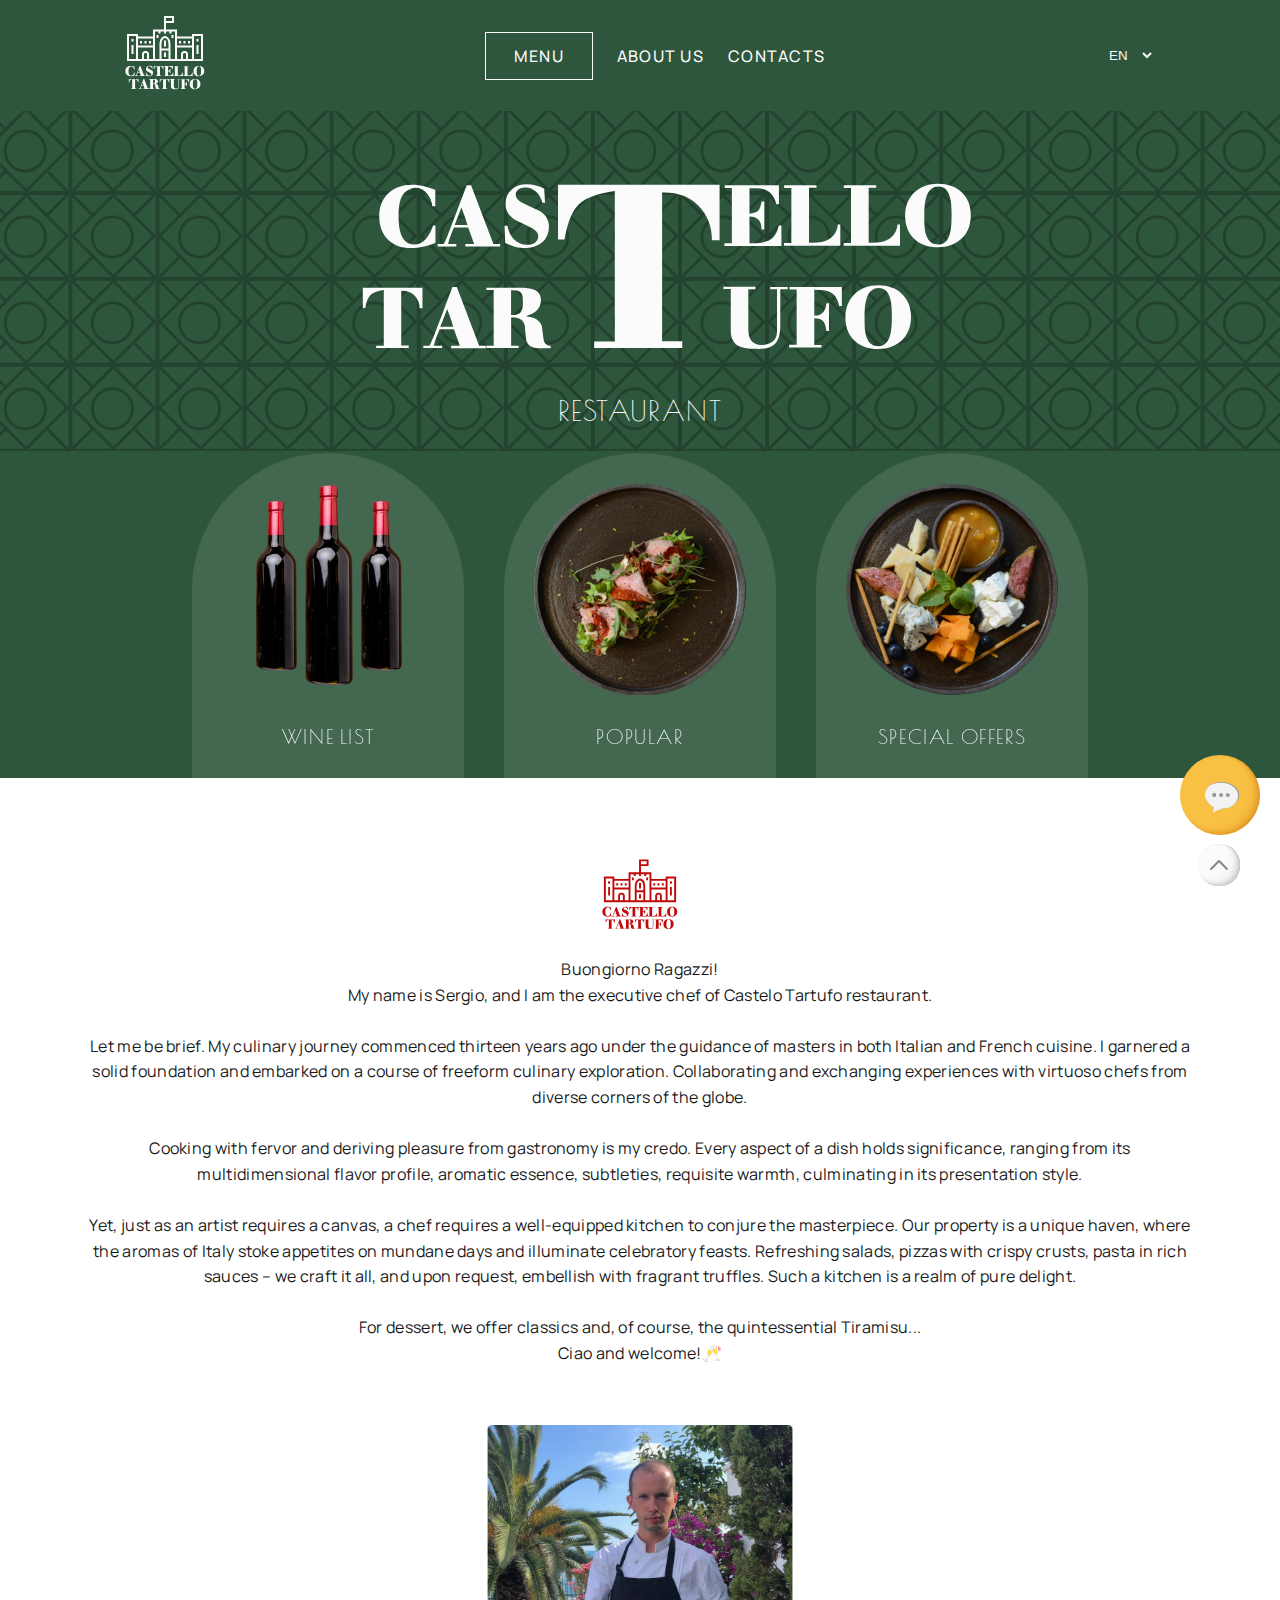
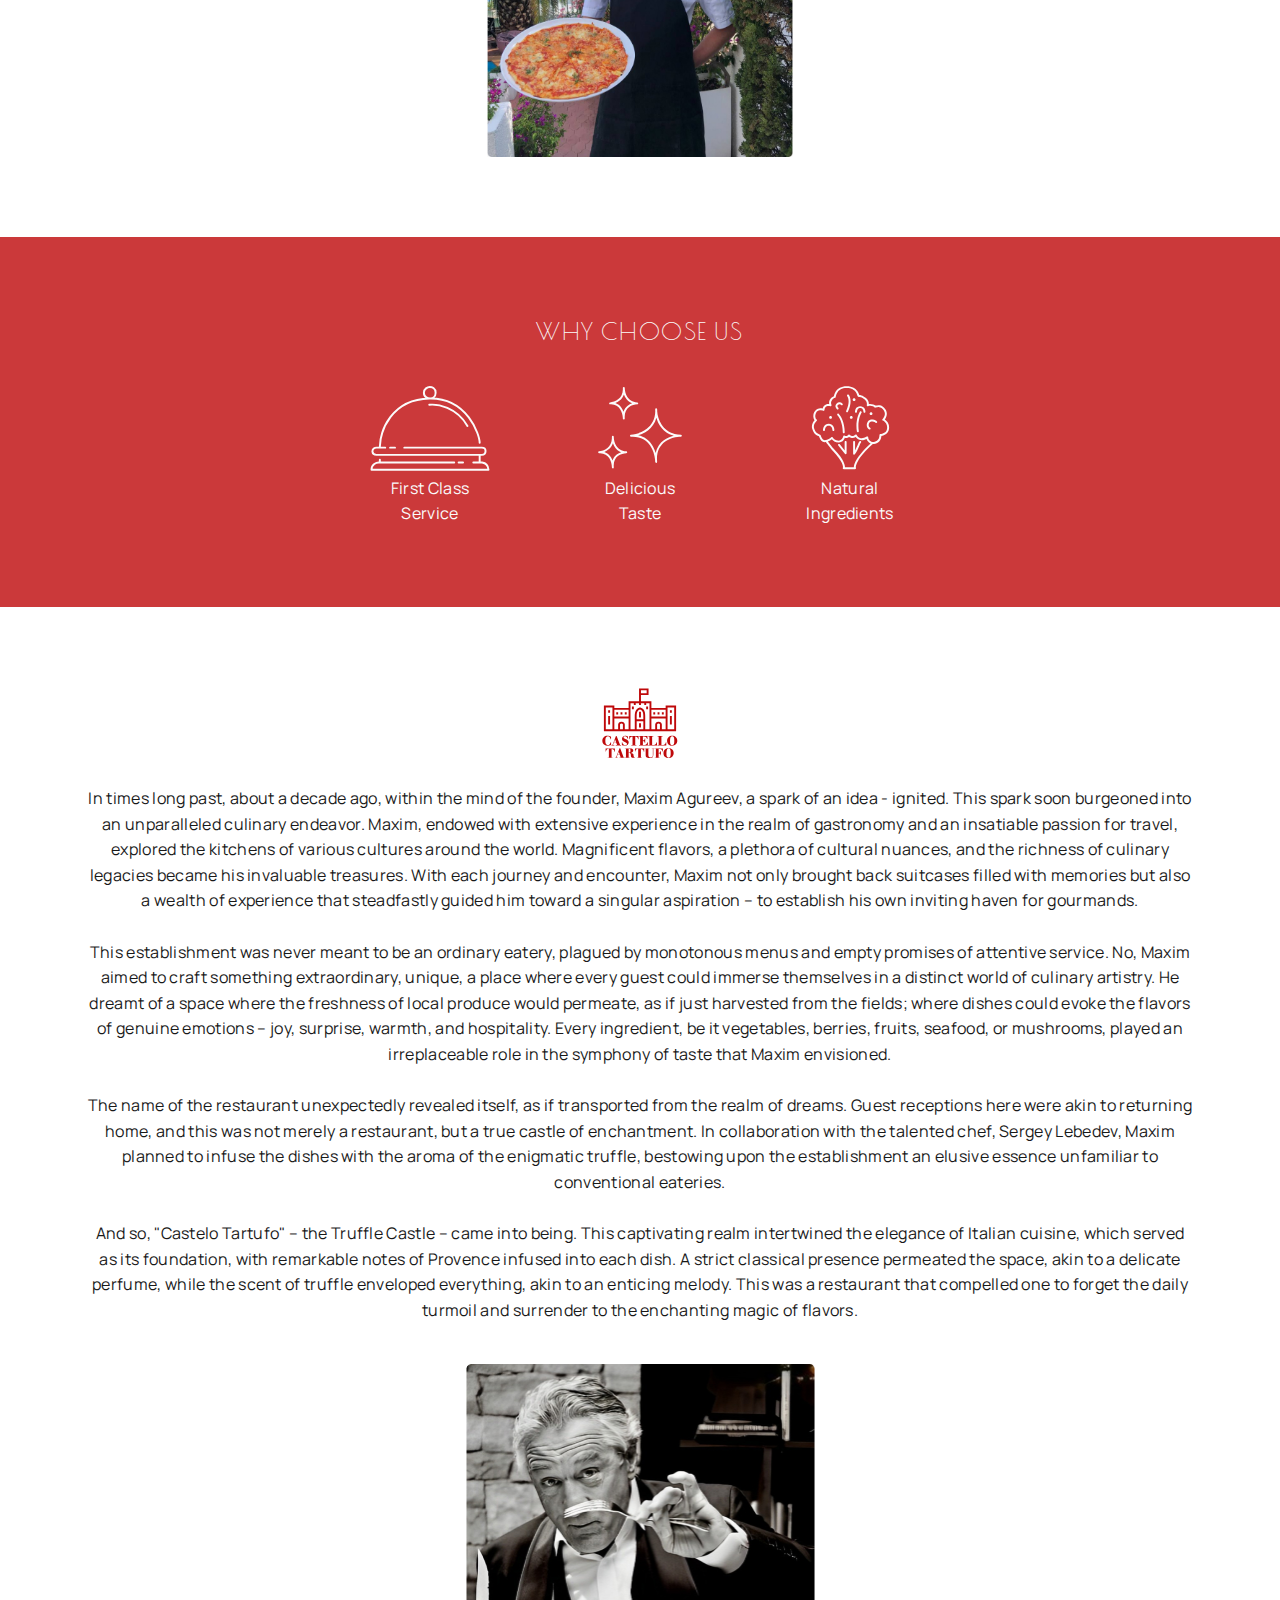
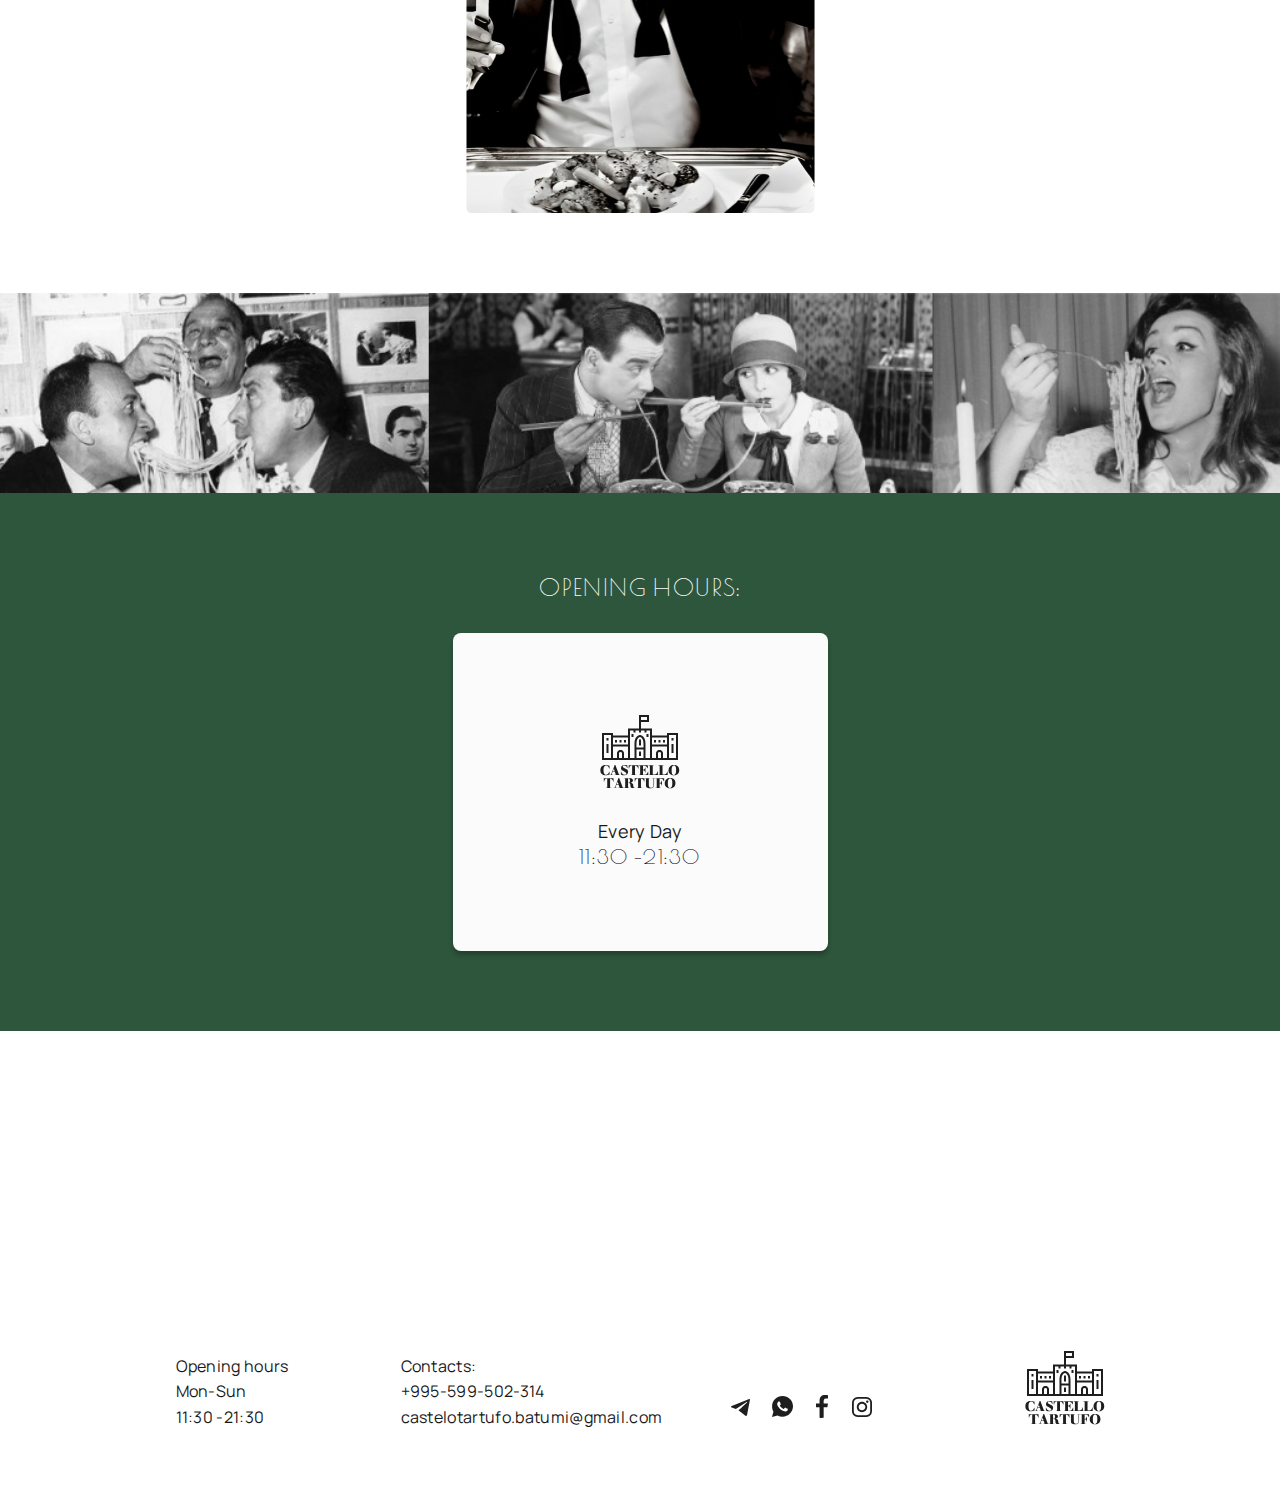
<file: page/main_en.html>
<!DOCTYPE html>
<html lang="en">

<head>
  <meta charset="UTF-8">
  <meta http-equiv="X-UA-Compatible" content="IE=edge">
  <meta name="viewport" content="width=device-width, initial-scale=1.0">
  <title>Castello Tartufo</title>
  <link type="image/x-icon" href="../img/favicon.ico.svg" rel="shortcut icon">
  <link rel="preconnect" href="https://fonts.googleapis.com">
  <link rel="preconnect" href="https://fonts.gstatic.com" crossorigin>
  <link href="https://fonts.googleapis.com/css2?family=Manrope:wght@400;500&family=Poiret+One&display=swap"
    rel="stylesheet">
  <link rel="stylesheet" href="../css/style.min.css">
</head>

<body>
  <header class="header">
    <div class="header-container sticky">
      <div class="header-inner">
        <a href="#">
        <div class="logo">
          <svg width="80" height="75" viewBox="0 0 80 75" fill="none" xmlns="http://www.w3.org/2000/svg">
            <path fill-rule="evenodd" clip-rule="evenodd"
              d="M39 0H40H48H49V1V6V7H48H41V13.5H51H52V14.5V20.5H67V19V18H68H77H78V19V44V45H77H76.5H68H51H29H12H3H2V44V19V18H3H12H13V19V20.5H28V14.5V13.5H29H39V6V1V0ZM39 17.5V15.5H35.5V17.5H33.5V15.5H30V21.5V30.5V43H34.5V33.5C34.5 32.8164 34.4917 32.1324 34.4837 31.467L34.4837 31.4662L34.4836 31.4656C34.4732 30.6048 34.4632 29.7751 34.4719 29.0181C34.4878 27.6479 34.5633 26.354 34.8244 25.1931C35.0881 24.0203 35.5491 22.9452 36.3601 22.0448C37.1722 21.143 38.2737 20.4849 39.7059 20.0442L39.9963 19.9549L40.2873 20.0422C41.6788 20.4596 42.7565 21.1085 43.5582 22.0055C44.3561 22.8985 44.8222 23.9722 45.0984 25.146C45.5428 27.0347 45.5259 29.376 45.5075 31.9234C45.5038 32.4411 45.5 32.9673 45.5 33.5V43H50V30.5V21.5V15.5H46.5V17.5H44.5V15.5H41V17.5H39ZM43.5 34.5V43H36.5V34.5H43.5ZM41 5H47V2H41V5ZM31.5 19H33.5V22H31.5V19ZM46.5 19H48.5V22H46.5V19ZM36.4954 32.5H43.5029C43.5041 32.2706 43.5055 32.0451 43.5069 31.8235V31.8234C43.523 29.2769 43.5359 27.2375 43.1516 25.604C42.9278 24.6528 42.5814 23.914 42.0668 23.3382C41.6019 22.8179 40.9516 22.3768 40.0028 22.051C38.9977 22.4 38.3208 22.8563 37.8462 23.3833C37.3259 23.961 36.9869 24.6922 36.7756 25.6319C36.5617 26.5835 36.4872 27.7084 36.4718 29.0412C36.4631 29.7966 36.4727 30.5692 36.483 31.3949L36.4831 31.3962C36.4875 31.7532 36.4921 32.1202 36.4954 32.5ZM6.5 25.5V23H8.5V25.5H6.5ZM71.5 25.5V23H73.5V25.5H71.5ZM15 27.5V25H17V27.5H15ZM19.5 27.5V25H21.5V27.5H19.5ZM24 27.5V25H26V27.5H24ZM54 27.5V25H56V27.5H54ZM58.5 27.5V25H60.5V27.5H58.5ZM63 27.5V25H65V27.5H63ZM19.2433 37.419C19.0552 37.6279 19 37.8793 19 38V43H22V38C22 37.8793 21.9448 37.6279 21.7567 37.419C21.5974 37.242 21.258 37 20.5 37C19.742 37 19.4026 37.242 19.2433 37.419ZM13 43H17V38C17 37.454 17.1948 36.7054 17.7567 36.081C18.3474 35.4247 19.258 35 20.5 35C21.742 35 22.6526 35.4247 23.2433 36.081C23.8052 36.7054 24 37.454 24 38V43H28V31.5H13V43ZM58.2433 37.419C58.0552 37.6279 58 37.8793 58 38V43H61V38C61 37.8793 60.9448 37.6279 60.7567 37.419C60.5974 37.242 60.258 37 59.5 37C58.742 37 58.4026 37.242 58.2433 37.419ZM52 43H56V38C56 37.454 56.1948 36.7054 56.7567 36.081C57.3474 35.4247 58.258 35 59.5 35C60.742 35 61.6526 35.4247 62.2433 36.081C62.8052 36.7054 63 37.454 63 38V43H67V31.5H52V43ZM28 22.5H13V29.5H28V22.5ZM52 29.5H67V22.5H52V29.5ZM69 43H76V20H69V21.5V30.5V43ZM11 43V30.5V21.5V20H4V43H11ZM39 30.5V24.5H41V30.5H39ZM6.5 38V29H8.5V38H6.5ZM73.5 29H71.5V38H73.5V29ZM39 36.5V41H41V36.5H39Z"
              fill="#FBFBFB" />
            <path
              d="M9.52446 53.406H9.04846C8.96446 52.65 8.6798 51.978 8.19446 51.39C7.65313 50.7367 7.01846 50.41 6.29046 50.41C6.0198 50.41 5.7678 50.452 5.53446 50.536C5.31046 50.62 5.0678 50.7553 4.80646 50.942C4.2838 51.334 3.92446 51.9313 3.72846 52.734C3.58846 53.3033 3.51846 54.0267 3.51846 54.904C3.51846 55.744 3.56046 56.4253 3.64446 56.948C3.77513 57.7693 4.01313 58.404 4.35846 58.852C4.7878 59.412 5.38046 59.692 6.13646 59.692C6.85513 59.692 7.5038 59.342 8.08246 58.642C8.53046 58.1007 8.8898 57.4147 9.16046 56.584H9.55246V59.384C9.0858 59.636 8.4558 59.846 7.66246 60.014C6.86913 60.182 6.16446 60.266 5.54846 60.266C3.98046 60.266 2.72046 59.7947 1.76846 58.852C0.825795 57.9 0.354462 56.6353 0.354462 55.058C0.354462 53.49 0.853795 52.2393 1.85246 51.306C2.86046 50.3633 4.1578 49.892 5.74446 49.892C6.33246 49.892 6.9718 49.976 7.66246 50.144C8.21313 50.2747 8.8338 50.4707 9.52446 50.732V53.406ZM9.90684 59.594H10.9148C11.0735 59.3047 11.2462 58.9313 11.4328 58.474C11.5915 58.1007 11.7455 57.7133 11.8948 57.312L14.6668 49.99H15.3808L19.0348 59.608H20.1268V60.014H14.4428V59.608H15.8848L14.9048 56.906H12.5668C12.2775 57.6247 12.1048 58.0633 12.0488 58.222C11.8528 58.7447 11.7128 59.202 11.6288 59.594H12.9728V59.986H9.90684V59.594ZM14.7928 56.5C14.6715 56.0707 14.5175 55.5853 14.3308 55.044C14.2095 54.708 14.0322 54.232 13.7988 53.616L12.6928 56.5H14.7928ZM21.3138 56.626C21.4818 57.494 21.8271 58.2127 22.3498 58.782C22.9378 59.4167 23.6518 59.734 24.4918 59.734C25.0144 59.734 25.4438 59.6267 25.7798 59.412C26.1718 59.16 26.3678 58.7867 26.3678 58.292C26.3678 57.7507 25.9058 57.256 24.9818 56.808C23.3578 56.024 22.5038 55.604 22.4198 55.548C21.4864 54.904 21.0198 54.078 21.0198 53.07C21.0198 52.062 21.3418 51.2733 21.9858 50.704C22.6298 50.1253 23.4651 49.836 24.4918 49.836C24.9958 49.836 25.4858 49.8967 25.9618 50.018C26.4471 50.13 26.9044 50.3027 27.3338 50.536L27.4878 52.846L27.0258 52.86L26.9838 52.65C26.7878 52.006 26.4658 51.474 26.0178 51.054C25.5138 50.5873 24.9444 50.354 24.3098 50.354C23.8991 50.354 23.5444 50.438 23.2458 50.606C22.8724 50.8207 22.6858 51.124 22.6858 51.516C22.6858 52.0667 23.1524 52.5613 24.0858 53C25.7658 53.784 26.6384 54.1993 26.7038 54.246C27.6464 54.8807 28.1178 55.7113 28.1178 56.738C28.1178 57.802 27.7678 58.6513 27.0678 59.286C26.3678 59.9207 25.4764 60.238 24.3938 60.238C23.6844 60.238 23.1058 60.182 22.6578 60.07C22.2191 59.9673 21.6544 59.7573 20.9638 59.44L20.8518 56.626H21.3138ZM28.7001 50.13H38.4581V53.49H37.9961C37.9961 52.65 37.7301 51.9593 37.1981 51.418C36.6661 50.8767 35.9754 50.606 35.1261 50.606H34.9861V59.58H36.2041V59.986H30.8841V59.594H32.1301V50.508C31.0848 50.6573 30.3614 50.9233 29.9601 51.306C29.5588 51.6887 29.2694 52.398 29.0921 53.434H28.7001V50.13ZM38.9385 59.636H40.1565V50.578H38.9945V50.116H47.8565V53.238H47.4365C47.0445 51.4833 45.9291 50.606 44.0905 50.606H43.0405V54.806C43.7591 54.7313 44.2445 54.554 44.4965 54.274C44.6925 54.05 44.8698 53.5553 45.0285 52.79H45.4625V57.354H45.0145C45.0145 56.6727 44.8511 56.15 44.5245 55.786C44.1978 55.422 43.7031 55.24 43.0405 55.24V59.608H43.6565C44.8885 59.608 45.8031 59.426 46.4005 59.062C47.1098 58.6327 47.5858 57.8487 47.8285 56.71H48.2625V60.056H38.9385V59.636ZM48.6856 59.594H49.8896V50.564H48.7136V50.144H54.0056V50.536H52.7736V59.538H53.3336C54.4816 59.538 55.401 59.328 56.0916 58.908C56.913 58.404 57.3796 57.6153 57.4916 56.542H57.8976V60.028H48.6856V59.594ZM58.4468 59.594H59.6508V50.564H58.4748V50.144H63.7668V50.536H62.5348V59.538H63.0948C64.2428 59.538 65.1621 59.328 65.8528 58.908C66.6741 58.404 67.1408 57.6153 67.2528 56.542H67.6588V60.028H58.4468V59.594ZM79.24 55.058C79.24 56.626 78.7406 57.8907 77.742 58.852C76.7433 59.804 75.4553 60.28 73.878 60.28C72.2726 60.28 70.9846 59.8273 70.014 58.922C69.006 57.9887 68.502 56.724 68.502 55.128C68.502 53.5507 69.0013 52.2813 70 51.32C70.9986 50.3587 72.296 49.878 73.892 49.878C75.4786 49.878 76.7666 50.3447 77.756 51.278C78.7453 52.2113 79.24 53.4713 79.24 55.058ZM73.92 59.832C74.872 59.832 75.5113 59.2253 75.838 58.012C76.0153 57.3493 76.104 56.3553 76.104 55.03C76.104 53.7233 76.02 52.7527 75.852 52.118C75.5346 50.9233 74.9093 50.326 73.976 50.326C73.0333 50.326 72.3753 50.8627 72.002 51.936C71.7593 52.6267 71.638 53.5553 71.638 54.722V55.716C71.638 56.892 71.7453 57.774 71.96 58.362C72.3146 59.342 72.968 59.832 73.92 59.832ZM3.79813 63.13H13.5561V66.49H13.0941C13.0941 65.65 12.8281 64.9593 12.2961 64.418C11.7641 63.8767 11.0735 63.606 10.2241 63.606H10.0841V72.58H11.3021V72.986H5.98213V72.594H7.22813V63.508C6.1828 63.6573 5.45947 63.9233 5.05813 64.306C4.6568 64.6887 4.36747 65.398 4.19013 66.434H3.79813V63.13ZM13.7005 72.594H14.7085C14.8672 72.3047 15.0398 71.9313 15.2265 71.474C15.3852 71.1007 15.5392 70.7133 15.6885 70.312L18.4605 62.99H19.1745L22.8285 72.608H23.9205V73.014H18.2365V72.608H19.6785L18.6985 69.906H16.3605C16.0712 70.6247 15.8985 71.0633 15.8425 71.222C15.6465 71.7447 15.5065 72.202 15.4225 72.594H16.7665V72.986H13.7005V72.594ZM18.5865 69.5C18.4652 69.0707 18.3112 68.5853 18.1245 68.044C18.0032 67.708 17.8258 67.232 17.5925 66.616L16.4865 69.5H18.5865ZM24.0014 72.608H25.2054V63.494H24.0154V63.116H29.4754C30.4648 63.116 31.2161 63.2187 31.7294 63.424C32.5321 63.7413 32.9334 64.3153 32.9334 65.146C32.9334 65.874 32.6908 66.4573 32.2054 66.896C31.8414 67.232 31.2628 67.5353 30.4694 67.806C31.8134 67.9367 32.6674 68.4173 33.0314 69.248C33.0874 69.3787 33.1948 70.1207 33.3534 71.474C33.4468 72.2393 33.8388 72.622 34.5294 72.622V73.014H32.6394C31.4541 73.014 30.7494 72.58 30.5254 71.712C30.4414 70.9093 30.3621 70.102 30.2874 69.29C30.0914 68.422 29.4334 67.988 28.3134 67.988L28.0614 68.002V72.608H29.2794V73H24.0014V72.608ZM28.2434 67.596C28.9248 67.596 29.3961 67.4233 29.6574 67.078C29.8814 66.7793 29.9934 66.2707 29.9934 65.552C29.9934 64.8333 29.9188 64.3433 29.7694 64.082C29.5548 63.7087 29.1161 63.522 28.4534 63.522H28.0474V67.596H28.2434ZM34.6813 63.13H44.4393V66.49H43.9773C43.9773 65.65 43.7113 64.9593 43.1793 64.418C42.6473 63.8767 41.9566 63.606 41.1073 63.606H40.9673V72.58H42.1853V72.986H36.8653V72.594H38.1113V63.508C37.0659 63.6573 36.3426 63.9233 35.9413 64.306C35.5399 64.6887 35.2506 65.398 35.0733 66.434H34.6813V63.13ZM44.7516 63.116H50.0016V63.508H48.8256V70.004C48.8256 70.816 48.975 71.4367 49.2736 71.866C49.6376 72.3887 50.207 72.65 50.9816 72.65C51.719 72.65 52.3116 72.4727 52.7596 72.118C53.2636 71.726 53.5156 71.1707 53.5156 70.452V63.508H52.4096V63.144H55.2656V63.508H54.0616V69.346C54.0616 70.718 53.8143 71.7027 53.3196 72.3C52.7783 72.9533 51.8356 73.28 50.4916 73.28L50.2256 73.266C48.5176 73.266 47.3603 72.9953 46.7536 72.454C46.2216 71.9873 45.9556 71.2827 45.9556 70.34V63.494H44.7516V63.116ZM55.5014 72.608H56.7334V63.55H55.5714V63.144H64.1254V66.252L63.6774 66.266L63.6494 66.056C63.3974 65.0107 62.9121 64.3153 62.1934 63.97C61.6708 63.718 60.8121 63.592 59.6174 63.592V67.82H59.7854C60.3454 67.82 60.7841 67.6193 61.1014 67.218C61.3814 66.854 61.5494 66.378 61.6054 65.79H62.0254V70.34H61.5914C61.5168 69.6027 61.3534 69.0847 61.1014 68.786C60.8028 68.4313 60.3081 68.254 59.6174 68.254V72.622H60.7934V73.056H55.5014V72.608ZM75.4463 68.058C75.4463 69.626 74.947 70.8907 73.9483 71.852C72.9496 72.804 71.6616 73.28 70.0843 73.28C68.479 73.28 67.191 72.8273 66.2203 71.922C65.2123 70.9887 64.7083 69.724 64.7083 68.128C64.7083 66.5507 65.2076 65.2813 66.2063 64.32C67.205 63.3587 68.5023 62.878 70.0983 62.878C71.685 62.878 72.973 63.3447 73.9623 64.278C74.9516 65.2113 75.4463 66.4713 75.4463 68.058ZM70.1263 72.832C71.0783 72.832 71.7176 72.2253 72.0443 71.012C72.2216 70.3493 72.3103 69.3553 72.3103 68.03C72.3103 66.7233 72.2263 65.7527 72.0583 65.118C71.741 63.9233 71.1156 63.326 70.1823 63.326C69.2396 63.326 68.5816 63.8627 68.2083 64.936C67.9656 65.6267 67.8443 66.5553 67.8443 67.722V68.716C67.8443 69.892 67.9516 70.774 68.1663 71.362C68.521 72.342 69.1743 72.832 70.1263 72.832Z"
              fill="#FBFBFB" />
          </svg>
        </div>
        </a>
        <nav class="menu-desktop">
          <a href="../menu_delivery_en/">Menu</a>
          <a href="#about_us">About us</a>
          <!-- <a href="" class="py-3">БРОНИРОВАНИЕ</a> -->
          <!-- <a href="#map">Location</a> -->
          <a href="#contacts">Contacts</a>
        </nav>
        <div class="menu-mobile">
          <select onchange="window.location.href=this.options[this.selectedIndex].value">
            <option value="#" selected>EN</option>
            <option value="main.html">RU</option>
            <option value="main_geo.html">GEO</option>
          </select>
          <nav class="menu" role="button" onclick="myFunction()">
            <svg width="30" height="19" viewBox="0 0 30 19" fill="none"
              xmlns="http://www.w3.org/2000/svg">
              <line x1="1" y1="1.5" x2="29" y2="1.5" stroke="#FBFBFB" stroke-width="2" stroke-linecap="round" />
              <line x1="7" y1="9.5" x2="29" y2="9.5" stroke="#FBFBFB" stroke-width="2" stroke-linecap="round" />
              <line x1="1" y1="17.5" x2="29" y2="17.5" stroke="#FBFBFB" stroke-width="2" stroke-linecap="round" />
            </svg>
          </nav>
          <!-- <div class="like">
            <svg class="w-6 h-6 my-2  ml-2" xmlns="http://www.w3.org/2000/svg" width="24" height="25" viewBox="0 0 24 25">
              <path
                d="M19 14.5C20.49 13.04 22 11.29 22 9C22 7.54131 21.4205 6.14236 20.3891 5.11091C19.3576 4.07946 17.9587 3.5 16.5 3.5C14.74 3.5 13.5 4 12 5.5C10.5 4 9.26 3.5 7.5 3.5C6.04131 3.5 4.64236 4.07946 3.61091 5.11091C2.57946 6.14236 2 7.54131 2 9C2 11.3 3.5 13.05 5 14.5L12 21.5L19 14.5Z"
                fill="#FBFBFB" />
            </svg>
          </div> -->
        </div>
      </div>
    </div>
    <div class="menu-popup">
        <div class="menu-popup_inner">
          <div class="header-menu">
            <div class="logo">
              <svg width="80" height="75" viewBox="0 0 80 75" fill="none" xmlns="http://www.w3.org/2000/svg">
                <path fill-rule="evenodd" clip-rule="evenodd"
                  d="M39 0H40H48H49V1V6V7H48H41V13.5H51H52V14.5V20.5H67V19V18H68H77H78V19V44V45H77H76.5H68H51H29H12H3H2V44V19V18H3H12H13V19V20.5H28V14.5V13.5H29H39V6V1V0ZM39 17.5V15.5H35.5V17.5H33.5V15.5H30V21.5V30.5V43H34.5V33.5C34.5 32.8164 34.4917 32.1324 34.4837 31.467L34.4837 31.4662L34.4836 31.4656C34.4732 30.6048 34.4632 29.7751 34.4719 29.0181C34.4878 27.6479 34.5633 26.354 34.8244 25.1931C35.0881 24.0203 35.5491 22.9452 36.3601 22.0448C37.1722 21.143 38.2737 20.4849 39.7059 20.0442L39.9963 19.9549L40.2873 20.0422C41.6788 20.4596 42.7565 21.1085 43.5582 22.0055C44.3561 22.8985 44.8222 23.9722 45.0984 25.146C45.5428 27.0347 45.5259 29.376 45.5075 31.9234C45.5038 32.4411 45.5 32.9673 45.5 33.5V43H50V30.5V21.5V15.5H46.5V17.5H44.5V15.5H41V17.5H39ZM43.5 34.5V43H36.5V34.5H43.5ZM41 5H47V2H41V5ZM31.5 19H33.5V22H31.5V19ZM46.5 19H48.5V22H46.5V19ZM36.4954 32.5H43.5029C43.5041 32.2706 43.5055 32.0451 43.5069 31.8235V31.8234C43.523 29.2769 43.5359 27.2375 43.1516 25.604C42.9278 24.6528 42.5814 23.914 42.0668 23.3382C41.6019 22.8179 40.9516 22.3768 40.0028 22.051C38.9977 22.4 38.3208 22.8563 37.8462 23.3833C37.3259 23.961 36.9869 24.6922 36.7756 25.6319C36.5617 26.5835 36.4872 27.7084 36.4718 29.0412C36.4631 29.7966 36.4727 30.5692 36.483 31.3949L36.4831 31.3962C36.4875 31.7532 36.4921 32.1202 36.4954 32.5ZM6.5 25.5V23H8.5V25.5H6.5ZM71.5 25.5V23H73.5V25.5H71.5ZM15 27.5V25H17V27.5H15ZM19.5 27.5V25H21.5V27.5H19.5ZM24 27.5V25H26V27.5H24ZM54 27.5V25H56V27.5H54ZM58.5 27.5V25H60.5V27.5H58.5ZM63 27.5V25H65V27.5H63ZM19.2433 37.419C19.0552 37.6279 19 37.8793 19 38V43H22V38C22 37.8793 21.9448 37.6279 21.7567 37.419C21.5974 37.242 21.258 37 20.5 37C19.742 37 19.4026 37.242 19.2433 37.419ZM13 43H17V38C17 37.454 17.1948 36.7054 17.7567 36.081C18.3474 35.4247 19.258 35 20.5 35C21.742 35 22.6526 35.4247 23.2433 36.081C23.8052 36.7054 24 37.454 24 38V43H28V31.5H13V43ZM58.2433 37.419C58.0552 37.6279 58 37.8793 58 38V43H61V38C61 37.8793 60.9448 37.6279 60.7567 37.419C60.5974 37.242 60.258 37 59.5 37C58.742 37 58.4026 37.242 58.2433 37.419ZM52 43H56V38C56 37.454 56.1948 36.7054 56.7567 36.081C57.3474 35.4247 58.258 35 59.5 35C60.742 35 61.6526 35.4247 62.2433 36.081C62.8052 36.7054 63 37.454 63 38V43H67V31.5H52V43ZM28 22.5H13V29.5H28V22.5ZM52 29.5H67V22.5H52V29.5ZM69 43H76V20H69V21.5V30.5V43ZM11 43V30.5V21.5V20H4V43H11ZM39 30.5V24.5H41V30.5H39ZM6.5 38V29H8.5V38H6.5ZM73.5 29H71.5V38H73.5V29ZM39 36.5V41H41V36.5H39Z"
                  fill="#FBFBFB" />
                <path
                  d="M9.52446 53.406H9.04846C8.96446 52.65 8.6798 51.978 8.19446 51.39C7.65313 50.7367 7.01846 50.41 6.29046 50.41C6.0198 50.41 5.7678 50.452 5.53446 50.536C5.31046 50.62 5.0678 50.7553 4.80646 50.942C4.2838 51.334 3.92446 51.9313 3.72846 52.734C3.58846 53.3033 3.51846 54.0267 3.51846 54.904C3.51846 55.744 3.56046 56.4253 3.64446 56.948C3.77513 57.7693 4.01313 58.404 4.35846 58.852C4.7878 59.412 5.38046 59.692 6.13646 59.692C6.85513 59.692 7.5038 59.342 8.08246 58.642C8.53046 58.1007 8.8898 57.4147 9.16046 56.584H9.55246V59.384C9.0858 59.636 8.4558 59.846 7.66246 60.014C6.86913 60.182 6.16446 60.266 5.54846 60.266C3.98046 60.266 2.72046 59.7947 1.76846 58.852C0.825795 57.9 0.354462 56.6353 0.354462 55.058C0.354462 53.49 0.853795 52.2393 1.85246 51.306C2.86046 50.3633 4.1578 49.892 5.74446 49.892C6.33246 49.892 6.9718 49.976 7.66246 50.144C8.21313 50.2747 8.8338 50.4707 9.52446 50.732V53.406ZM9.90684 59.594H10.9148C11.0735 59.3047 11.2462 58.9313 11.4328 58.474C11.5915 58.1007 11.7455 57.7133 11.8948 57.312L14.6668 49.99H15.3808L19.0348 59.608H20.1268V60.014H14.4428V59.608H15.8848L14.9048 56.906H12.5668C12.2775 57.6247 12.1048 58.0633 12.0488 58.222C11.8528 58.7447 11.7128 59.202 11.6288 59.594H12.9728V59.986H9.90684V59.594ZM14.7928 56.5C14.6715 56.0707 14.5175 55.5853 14.3308 55.044C14.2095 54.708 14.0322 54.232 13.7988 53.616L12.6928 56.5H14.7928ZM21.3138 56.626C21.4818 57.494 21.8271 58.2127 22.3498 58.782C22.9378 59.4167 23.6518 59.734 24.4918 59.734C25.0144 59.734 25.4438 59.6267 25.7798 59.412C26.1718 59.16 26.3678 58.7867 26.3678 58.292C26.3678 57.7507 25.9058 57.256 24.9818 56.808C23.3578 56.024 22.5038 55.604 22.4198 55.548C21.4864 54.904 21.0198 54.078 21.0198 53.07C21.0198 52.062 21.3418 51.2733 21.9858 50.704C22.6298 50.1253 23.4651 49.836 24.4918 49.836C24.9958 49.836 25.4858 49.8967 25.9618 50.018C26.4471 50.13 26.9044 50.3027 27.3338 50.536L27.4878 52.846L27.0258 52.86L26.9838 52.65C26.7878 52.006 26.4658 51.474 26.0178 51.054C25.5138 50.5873 24.9444 50.354 24.3098 50.354C23.8991 50.354 23.5444 50.438 23.2458 50.606C22.8724 50.8207 22.6858 51.124 22.6858 51.516C22.6858 52.0667 23.1524 52.5613 24.0858 53C25.7658 53.784 26.6384 54.1993 26.7038 54.246C27.6464 54.8807 28.1178 55.7113 28.1178 56.738C28.1178 57.802 27.7678 58.6513 27.0678 59.286C26.3678 59.9207 25.4764 60.238 24.3938 60.238C23.6844 60.238 23.1058 60.182 22.6578 60.07C22.2191 59.9673 21.6544 59.7573 20.9638 59.44L20.8518 56.626H21.3138ZM28.7001 50.13H38.4581V53.49H37.9961C37.9961 52.65 37.7301 51.9593 37.1981 51.418C36.6661 50.8767 35.9754 50.606 35.1261 50.606H34.9861V59.58H36.2041V59.986H30.8841V59.594H32.1301V50.508C31.0848 50.6573 30.3614 50.9233 29.9601 51.306C29.5588 51.6887 29.2694 52.398 29.0921 53.434H28.7001V50.13ZM38.9385 59.636H40.1565V50.578H38.9945V50.116H47.8565V53.238H47.4365C47.0445 51.4833 45.9291 50.606 44.0905 50.606H43.0405V54.806C43.7591 54.7313 44.2445 54.554 44.4965 54.274C44.6925 54.05 44.8698 53.5553 45.0285 52.79H45.4625V57.354H45.0145C45.0145 56.6727 44.8511 56.15 44.5245 55.786C44.1978 55.422 43.7031 55.24 43.0405 55.24V59.608H43.6565C44.8885 59.608 45.8031 59.426 46.4005 59.062C47.1098 58.6327 47.5858 57.8487 47.8285 56.71H48.2625V60.056H38.9385V59.636ZM48.6856 59.594H49.8896V50.564H48.7136V50.144H54.0056V50.536H52.7736V59.538H53.3336C54.4816 59.538 55.401 59.328 56.0916 58.908C56.913 58.404 57.3796 57.6153 57.4916 56.542H57.8976V60.028H48.6856V59.594ZM58.4468 59.594H59.6508V50.564H58.4748V50.144H63.7668V50.536H62.5348V59.538H63.0948C64.2428 59.538 65.1621 59.328 65.8528 58.908C66.6741 58.404 67.1408 57.6153 67.2528 56.542H67.6588V60.028H58.4468V59.594ZM79.24 55.058C79.24 56.626 78.7406 57.8907 77.742 58.852C76.7433 59.804 75.4553 60.28 73.878 60.28C72.2726 60.28 70.9846 59.8273 70.014 58.922C69.006 57.9887 68.502 56.724 68.502 55.128C68.502 53.5507 69.0013 52.2813 70 51.32C70.9986 50.3587 72.296 49.878 73.892 49.878C75.4786 49.878 76.7666 50.3447 77.756 51.278C78.7453 52.2113 79.24 53.4713 79.24 55.058ZM73.92 59.832C74.872 59.832 75.5113 59.2253 75.838 58.012C76.0153 57.3493 76.104 56.3553 76.104 55.03C76.104 53.7233 76.02 52.7527 75.852 52.118C75.5346 50.9233 74.9093 50.326 73.976 50.326C73.0333 50.326 72.3753 50.8627 72.002 51.936C71.7593 52.6267 71.638 53.5553 71.638 54.722V55.716C71.638 56.892 71.7453 57.774 71.96 58.362C72.3146 59.342 72.968 59.832 73.92 59.832ZM3.79813 63.13H13.5561V66.49H13.0941C13.0941 65.65 12.8281 64.9593 12.2961 64.418C11.7641 63.8767 11.0735 63.606 10.2241 63.606H10.0841V72.58H11.3021V72.986H5.98213V72.594H7.22813V63.508C6.1828 63.6573 5.45947 63.9233 5.05813 64.306C4.6568 64.6887 4.36747 65.398 4.19013 66.434H3.79813V63.13ZM13.7005 72.594H14.7085C14.8672 72.3047 15.0398 71.9313 15.2265 71.474C15.3852 71.1007 15.5392 70.7133 15.6885 70.312L18.4605 62.99H19.1745L22.8285 72.608H23.9205V73.014H18.2365V72.608H19.6785L18.6985 69.906H16.3605C16.0712 70.6247 15.8985 71.0633 15.8425 71.222C15.6465 71.7447 15.5065 72.202 15.4225 72.594H16.7665V72.986H13.7005V72.594ZM18.5865 69.5C18.4652 69.0707 18.3112 68.5853 18.1245 68.044C18.0032 67.708 17.8258 67.232 17.5925 66.616L16.4865 69.5H18.5865ZM24.0014 72.608H25.2054V63.494H24.0154V63.116H29.4754C30.4648 63.116 31.2161 63.2187 31.7294 63.424C32.5321 63.7413 32.9334 64.3153 32.9334 65.146C32.9334 65.874 32.6908 66.4573 32.2054 66.896C31.8414 67.232 31.2628 67.5353 30.4694 67.806C31.8134 67.9367 32.6674 68.4173 33.0314 69.248C33.0874 69.3787 33.1948 70.1207 33.3534 71.474C33.4468 72.2393 33.8388 72.622 34.5294 72.622V73.014H32.6394C31.4541 73.014 30.7494 72.58 30.5254 71.712C30.4414 70.9093 30.3621 70.102 30.2874 69.29C30.0914 68.422 29.4334 67.988 28.3134 67.988L28.0614 68.002V72.608H29.2794V73H24.0014V72.608ZM28.2434 67.596C28.9248 67.596 29.3961 67.4233 29.6574 67.078C29.8814 66.7793 29.9934 66.2707 29.9934 65.552C29.9934 64.8333 29.9188 64.3433 29.7694 64.082C29.5548 63.7087 29.1161 63.522 28.4534 63.522H28.0474V67.596H28.2434ZM34.6813 63.13H44.4393V66.49H43.9773C43.9773 65.65 43.7113 64.9593 43.1793 64.418C42.6473 63.8767 41.9566 63.606 41.1073 63.606H40.9673V72.58H42.1853V72.986H36.8653V72.594H38.1113V63.508C37.0659 63.6573 36.3426 63.9233 35.9413 64.306C35.5399 64.6887 35.2506 65.398 35.0733 66.434H34.6813V63.13ZM44.7516 63.116H50.0016V63.508H48.8256V70.004C48.8256 70.816 48.975 71.4367 49.2736 71.866C49.6376 72.3887 50.207 72.65 50.9816 72.65C51.719 72.65 52.3116 72.4727 52.7596 72.118C53.2636 71.726 53.5156 71.1707 53.5156 70.452V63.508H52.4096V63.144H55.2656V63.508H54.0616V69.346C54.0616 70.718 53.8143 71.7027 53.3196 72.3C52.7783 72.9533 51.8356 73.28 50.4916 73.28L50.2256 73.266C48.5176 73.266 47.3603 72.9953 46.7536 72.454C46.2216 71.9873 45.9556 71.2827 45.9556 70.34V63.494H44.7516V63.116ZM55.5014 72.608H56.7334V63.55H55.5714V63.144H64.1254V66.252L63.6774 66.266L63.6494 66.056C63.3974 65.0107 62.9121 64.3153 62.1934 63.97C61.6708 63.718 60.8121 63.592 59.6174 63.592V67.82H59.7854C60.3454 67.82 60.7841 67.6193 61.1014 67.218C61.3814 66.854 61.5494 66.378 61.6054 65.79H62.0254V70.34H61.5914C61.5168 69.6027 61.3534 69.0847 61.1014 68.786C60.8028 68.4313 60.3081 68.254 59.6174 68.254V72.622H60.7934V73.056H55.5014V72.608ZM75.4463 68.058C75.4463 69.626 74.947 70.8907 73.9483 71.852C72.9496 72.804 71.6616 73.28 70.0843 73.28C68.479 73.28 67.191 72.8273 66.2203 71.922C65.2123 70.9887 64.7083 69.724 64.7083 68.128C64.7083 66.5507 65.2076 65.2813 66.2063 64.32C67.205 63.3587 68.5023 62.878 70.0983 62.878C71.685 62.878 72.973 63.3447 73.9623 64.278C74.9516 65.2113 75.4463 66.4713 75.4463 68.058ZM70.1263 72.832C71.0783 72.832 71.7176 72.2253 72.0443 71.012C72.2216 70.3493 72.3103 69.3553 72.3103 68.03C72.3103 66.7233 72.2263 65.7527 72.0583 65.118C71.741 63.9233 71.1156 63.326 70.1823 63.326C69.2396 63.326 68.5816 63.8627 68.2083 64.936C67.9656 65.6267 67.8443 66.5553 67.8443 67.722V68.716C67.8443 69.892 67.9516 70.774 68.1663 71.362C68.521 72.342 69.1743 72.832 70.1263 72.832Z"
                  fill="#FBFBFB" />
              </svg>
            </div>
            <div class="right-box">
              <select onchange="window.location.href=this.options[this.selectedIndex].value">
                <option value="en" selected>EN</option>
                <option value="main.html">RU</option>
                <!-- <option value="main_geo.html">GEO</option> -->
              </select>
              <nav class="menu" role="button" onclick="myFunction()">
                <svg width="30" height="19" viewBox="0 0 30 19" fill="none" xmlns="http://www.w3.org/2000/svg">
                  <line x1="1" y1="1.5" x2="29" y2="1.5" stroke="#FBFBFB" stroke-width="2" stroke-linecap="round" />
                  <line x1="7" y1="9.5" x2="29" y2="9.5" stroke="#FBFBFB" stroke-width="2" stroke-linecap="round" />
                  <line x1="1" y1="17.5" x2="29" y2="17.5" stroke="#FBFBFB" stroke-width="2" stroke-linecap="round" />
                </svg>
              </nav>
            </div>
          </div>
          <div class="navigation">
            <a href="../menu_delivery_en/" onclick="myFunction()">Menu</a>
            <a href="#about_us" onclick="myFunction()">About us</a>
            <!-- <a href="#map" onclick="myFunction()">Location</a> -->
            <a href="#contacts" onclick="myFunction()">Contacts</a>
          </div>
        </div>
      </div> 
  </header>

<main onclick="clousePopup()">
  <section class="hero">
    <div class="hero_inner">
      <img src="../img/castellotartufo.svg" alt="" >
      <h2>Restaurant</h2>
    </div> 
  </section>
  <section class="menu-scroll">
    <div class="menu-scroll_inner">
      <div class="card-wrapper">
        <!-- <div class="card" >
          <img src="img/img.png" alt="">
          <h3>Бизнес ланч</h3>
        </div>
        <div class="card">
          <img src="img/img.png" alt="" class="deliveri">
          <h3>Корпоративная
          доставка</h3>
        </div> -->
        <div class="card">
          <img src="../img/wine.png" alt="">
          <h3>Wine List</h3>
        </div>
        <div class="card">
          <img src="../img/popular.png" alt="">
          <h3>Popular</h3>
        </div>
        <div class="card">
          <img src="../img/sale.png" alt="">
          <h3>Special Offers</h3>
        </div>
      </div>
      <div class="wishlist">
        <a href="https://t.me/CastelloTartufoBatumi" target="_blank">
          <div class="message">
            <svg xmlns="http://www.w3.org/2000/svg" width="36" height="36" viewBox="0 0 36 36" fill="none">
              <g clip-path="url(#clip0_923_3792)">
                <path
                  d="M34.9018 18.2991C33.9213 22.8931 30.2564 25.4408 28.9545 26.3405C28.7937 26.452 28.6249 26.5634 28.4562 26.6749C26.3103 28.0443 23.7787 28.9838 22.2034 29.1271C21.0702 29.2306 19.9531 29.4536 18.8279 29.6048C18.6591 29.6287 18.2412 29.6845 17.7027 29.8437C17.2044 29.995 16.8427 30.1542 16.674 30.2338C16.7624 30.194 17.0035 30.0587 13.6038 31.5157C12.8323 31.8421 12.0125 32.081 11.2731 32.4711C11.1847 32.5189 10.7025 32.6622 9.7461 32.9488C9.62555 32.9886 9.40051 33.0443 9.18351 32.9488C8.96652 32.8533 8.87007 32.6542 8.86203 32.6303C8.76559 32.4154 8.82185 32.2004 8.86203 32.073C9.03885 31.4599 9.21566 30.9743 9.26388 30.7991C9.42462 30.2418 9.56125 29.7561 9.66573 29.4456C9.7461 29.2068 9.77021 28.9918 9.7461 28.7291C9.71395 28.3787 9.52107 28.1319 9.42462 28.0125C9.24781 27.7896 9.07903 27.694 8.54056 27.3755C8.27534 27.2163 7.97797 27.0571 7.73686 26.8978C7.06979 26.4599 5.2454 24.6685 5.2454 24.6685C2.83431 22.2004 1.71717 20.2338 1.30728 19.0157C0.0374429 15.2338 1.83772 11.6112 2.19135 10.8947C3.13168 8.99975 4.45778 7.59847 5.84013 6.55548C7.68864 5.16217 9.63358 4.42172 10.8713 4.04752C16.4168 2.37554 21.3354 3.06822 23.4089 3.64943C25.2012 4.06344 28.1668 5.02682 30.8833 7.47108C32.0728 8.53796 33.9052 10.194 34.7411 13.0443C34.8857 13.5459 35.4644 15.6638 34.9018 18.2991Z"
                  fill="#999999" />
                <path
                  d="M33.857 19.0154C32.989 23.0759 30.0314 25.5361 28.4562 26.6747C26.3103 28.0441 23.7787 28.9836 22.2034 29.1269C21.0702 29.2304 19.9531 29.4533 18.8279 29.6046C18.6591 29.6285 18.2412 29.6842 17.7027 29.8434C17.2044 29.9947 16.8427 30.154 16.674 30.2336C16.7624 30.1938 17.0035 30.0584 13.6038 31.5154C12.8323 31.8419 12.0125 32.0807 11.2731 32.4708C11.1847 32.5186 10.7025 32.6619 9.7461 32.9485C9.62555 32.9883 9.40051 33.0441 9.18352 32.9485C8.96652 32.853 8.87007 32.654 8.86204 32.6301C8.76559 32.4151 8.82185 32.2001 8.86204 32.0727C9.03885 31.4597 9.21566 30.974 9.26389 30.7989C9.42462 30.2415 9.56125 29.7559 9.66573 29.4454C9.7461 29.2065 9.77022 28.9915 9.7461 28.7288C9.71396 28.3785 9.52107 28.1317 9.42462 28.0122C9.24781 27.7893 9.07903 27.6938 8.54056 27.3753C8.27534 27.2161 7.97797 27.0568 7.73686 26.8976C7.06979 26.4597 5.2454 24.6683 5.2454 24.6683C2.83431 22.2001 1.71717 20.2336 1.30728 19.0154C0.0374426 15.2336 1.83772 11.611 2.19135 10.8944C3.13168 8.99949 4.45778 7.59822 5.84014 6.55523C7.34305 5.61574 8.82185 5.07434 9.82647 4.76383C15.372 3.09185 20.2906 3.78453 22.3641 4.36574C24.1564 4.77975 27.122 5.74313 29.8385 8.18739C31.028 9.25427 32.8604 10.9103 33.6963 13.7606C33.8409 14.2622 34.4196 16.3801 33.857 19.0154Z"
                  fill="#F2F2F2" />
                <path
                  d="M11.9965 15.99C11.9965 16.9995 11.1965 17.8203 10.1965 17.8769C10.1584 17.8769 10.1299 17.8769 10.0918 17.8769C9.04416 17.8769 8.18701 17.0278 8.18701 15.99C8.18701 15.0937 8.81558 14.3483 9.65368 14.1502C9.79654 14.1219 9.93939 14.103 10.0918 14.103C11.1394 14.103 11.9965 14.9522 11.9965 15.99Z"
                  fill="#616161" />
                <path
                  d="M18.9521 16.0774C18.9521 17.0869 18.1521 17.9077 17.1521 17.9643C17.114 17.9643 17.0854 17.9643 17.0473 17.9643C15.9997 17.9643 15.1426 17.1152 15.1426 16.0774C15.1426 15.1811 15.7711 14.4357 16.6092 14.2376C16.7521 14.2093 16.895 14.1904 17.0473 14.1904C18.095 14.1904 18.9521 15.0396 18.9521 16.0774Z"
                  fill="#616161" />
                <path
                  d="M25.6191 16.0774C25.6191 17.0869 24.8191 17.9077 23.8191 17.9643C23.781 17.9643 23.7524 17.9643 23.7143 17.9643C22.6667 17.9643 21.8096 17.1152 21.8096 16.0774C21.8096 15.1811 22.4381 14.4357 23.2762 14.2376C23.4191 14.2093 23.562 14.1904 23.7143 14.1904C24.762 14.1904 25.6191 15.0396 25.6191 16.0774Z"
                  fill="#616161" />
                <path
                  d="M11.6632 16.0373C11.6632 16.9336 11.0346 17.679 10.1965 17.8771C10.1584 17.8771 10.1299 17.8771 10.0918 17.8771C9.04416 17.8771 8.18701 17.028 8.18701 15.9902C8.18701 15.0939 8.81558 14.3485 9.65368 14.1504C9.69177 14.1504 9.72035 14.1504 9.75844 14.1504C10.8061 14.1504 11.6632 14.9995 11.6632 16.0373Z"
                  fill="#CCCCCC" fill-opacity="0.584314" />
                <path
                  d="M18.6188 16.1245C18.6188 17.0208 17.9902 17.7661 17.1521 17.9643C17.114 17.9643 17.0854 17.9643 17.0473 17.9643C15.9997 17.9643 15.1426 17.1151 15.1426 16.0773C15.1426 15.181 15.7711 14.4357 16.6092 14.2375C16.6473 14.2375 16.6759 14.2375 16.714 14.2375C17.7616 14.2375 18.6188 15.0867 18.6188 16.1245Z"
                  fill="#CCCCCC" fill-opacity="0.584314" />
                <path
                  d="M25.2858 16.1245C25.2858 17.0208 24.6572 17.7661 23.8191 17.9643C23.781 17.9643 23.7524 17.9643 23.7143 17.9643C22.6667 17.9643 21.8096 17.1151 21.8096 16.0773C21.8096 15.181 22.4381 14.4357 23.2762 14.2375C23.3143 14.2375 23.3429 14.2375 23.381 14.2375C24.4286 14.2375 25.2858 15.0867 25.2858 16.1245Z"
                  fill="#CCCCCC" fill-opacity="0.584314" />
              </g>
              <defs>
                <clipPath id="clip0_923_3792">
                  <rect width="34.2857" height="34.2857" fill="white" transform="translate(0.856934 0.857178)" />
                </clipPath>
              </defs>
            </svg>
          </div>
        </a>   
      </div>
      <a href="#">
        <div class="up">
          <svg xmlns="http://www.w3.org/2000/svg" width="42" height="42" viewBox="0 0 42 42" fill="none">
            <g filter="url(#filter0_iiii_892_1888)">
              <rect width="42" height="42" rx="21" transform="matrix(-1 0 0 1 42 0)" fill="#FBFBFB" />
              <path d="M29 25L21 17L13 25" stroke="#868686" stroke-width="2" stroke-linecap="round" stroke-linejoin="round" />
            </g>
            <defs>
              <filter id="filter0_iiii_892_1888" x="-5" y="-5" width="47" height="47" filterUnits="userSpaceOnUse"
                color-interpolation-filters="sRGB">
                <feFlood flood-opacity="0" result="BackgroundImageFix" />
                <feBlend mode="normal" in="SourceGraphic" in2="BackgroundImageFix" result="shape" />
                <feColorMatrix in="SourceAlpha" type="matrix" values="0 0 0 0 0 0 0 0 0 0 0 0 0 0 0 0 0 0 127 0"
                  result="hardAlpha" />
                <feOffset dx="-1" />
                <feGaussianBlur stdDeviation="1" />
                <feComposite in2="hardAlpha" operator="arithmetic" k2="-1" k3="1" />
                <feColorMatrix type="matrix" values="0 0 0 0 0.52549 0 0 0 0 0.52549 0 0 0 0 0.52549 0 0 0 0.25 0" />
                <feBlend mode="normal" in2="shape" result="effect1_innerShadow_892_1888" />
                <feColorMatrix in="SourceAlpha" type="matrix" values="0 0 0 0 0 0 0 0 0 0 0 0 0 0 0 0 0 0 127 0"
                  result="hardAlpha" />
                <feOffset dx="-3" dy="-2" />
                <feGaussianBlur stdDeviation="1.5" />
                <feComposite in2="hardAlpha" operator="arithmetic" k2="-1" k3="1" />
                <feColorMatrix type="matrix" values="0 0 0 0 0.52549 0 0 0 0 0.52549 0 0 0 0 0.52549 0 0 0 0.21 0" />
                <feBlend mode="normal" in2="effect1_innerShadow_892_1888" result="effect2_innerShadow_892_1888" />
                <feColorMatrix in="SourceAlpha" type="matrix" values="0 0 0 0 0 0 0 0 0 0 0 0 0 0 0 0 0 0 127 0"
                  result="hardAlpha" />
                <feOffset dx="-6" dy="-4" />
                <feGaussianBlur stdDeviation="2" />
                <feComposite in2="hardAlpha" operator="arithmetic" k2="-1" k3="1" />
                <feColorMatrix type="matrix" values="0 0 0 0 0.52549 0 0 0 0 0.52549 0 0 0 0 0.52549 0 0 0 0.13 0" />
                <feBlend mode="normal" in2="effect2_innerShadow_892_1888" result="effect3_innerShadow_892_1888" />
                <feColorMatrix in="SourceAlpha" type="matrix" values="0 0 0 0 0 0 0 0 0 0 0 0 0 0 0 0 0 0 127 0"
                  result="hardAlpha" />
                <feOffset dx="-10" dy="-7" />
                <feGaussianBlur stdDeviation="2.5" />
                <feComposite in2="hardAlpha" operator="arithmetic" k2="-1" k3="1" />
                <feColorMatrix type="matrix" values="0 0 0 0 0.52549 0 0 0 0 0.52549 0 0 0 0 0.52549 0 0 0 0.04 0" />
                <feBlend mode="normal" in2="effect3_innerShadow_892_1888" result="effect4_innerShadow_892_1888" />
              </filter>
            </defs>
          </svg>
        </div>
      </a>
    </div>
  </section>
  <div class="ancor" id="about_us"></div>
  <article>
    <div class="container">
      <div class="article_inner">
        <img src="../img/logored.svg" alt="" class="logo-red">
        <p class="text-short short-article1">Buongiorno Ragazzi!<br>
        My name is Sergio, and I am the executive chef of Castelo Tartufo restaurant. <br><br>
        
        Let me be brief. My culinary journey commenced thirteen years ago under the guidance of masters in both Italian and
        French cuisine. I garnered a solid foundation and...<span class="first" onclick="openArticle1()">Read more</span></p>
        <p class="text-full_size article1 hidden">Buongiorno Ragazzi!<br>
        My name is Sergio, and I am the executive chef of Castelo Tartufo restaurant. <br><br>
        
        Let me be brief. My culinary journey commenced thirteen years ago under the guidance of masters in both Italian and
        French cuisine. I garnered a solid foundation and embarked on a course of freeform culinary exploration. Collaborating
        and exchanging experiences with virtuoso chefs from diverse corners of the globe.<br><br>
        
        Cooking with fervor and deriving pleasure from gastronomy is my credo. Every aspect of a dish holds significance,
        ranging from its multidimensional flavor profile, aromatic essence, subtleties, requisite warmth, culminating in its
        presentation style.<br><br>
        
        Yet, just as an artist requires a canvas, a chef requires a well-equipped kitchen to conjure the masterpiece. Our
        property is a unique haven, where the aromas of Italy stoke appetites on mundane days and illuminate celebratory feasts.
        Refreshing salads, pizzas with crispy crusts, pasta in rich sauces – we craft it all, and upon request, embellish with
        fragrant truffles. Such a kitchen is a realm of pure delight.<br><br>
        
        For dessert, we offer classics and, of course, the quintessential Tiramisu...<br>
        Ciao and welcome!🥂</p><br>
        <img class="photo chef" src="../img/chef.jpg" alt="">
      </div>
    </div>
  </article>
  <section class="why-our">
    <div class="container">
      <div class="why-our_inner">
        <h2>Why Choose Us</h2>
        <div class="reasons">
          <div class="reason tast">
            <svg xmlns="http://www.w3.org/2000/svg" width="83" height="60" viewBox="0 0 83 60" fill="none">
              <path
                d="M6.50436 43.0202C6.84578 32.2667 14.207 10.0915 40.988 9.41558C67.619 8.74349 76.1546 34.9551 76.1546 40.3319M40.988 13.7842C46.6784 13.2241 59.9711 15.3972 67.619 28.5702M17.0885 43.6923H13.6743M61.4734 54.1098H64.5462M71.7161 54.1098H76.1546M58.4006 54.1098H6.50438M6.50438 52.0935V54.1098M6.50438 54.1098H5.82153C4.11442 54.1098 0.700195 55.1179 0.700195 59.1505H82.3002C82.0271 55.9244 80.5931 54.4458 77.8617 54.1098H76.1546M76.1546 48.733V54.1098M76.1546 48.733H4.1144C2.40731 48.733 1.49685 47.7249 1.38304 46.7167C1.1099 44.2972 3.09015 43.6923 4.11442 43.6923H10.26M76.1546 48.733H77.6428C79.2274 48.733 80.2517 48.1953 80.2517 46.0447C80.2517 44.1437 78.6262 43.6923 77.6428 43.6923H23.5755M41.3295 1.35046C42.6952 1.35046 45.4265 2.15698 45.4265 5.38302C45.4265 8.60907 42.9228 9.41558 41.6709 9.41558C40.3052 9.41558 37.2324 8.62025 37.2324 5.38302C37.2324 2.69465 39.85 1.35046 41.3295 1.35046Z"
                stroke="#FBFBFB" stroke-width="1.36" stroke-linecap="round" stroke-linejoin="round" />
            </svg>
            <p>First Class <br> Service</p>
          </div>
          <div class="reason time">
            <svg xmlns="http://www.w3.org/2000/svg" width="61" height="59" viewBox="0 0 61 59" fill="none">
              <path fill-rule="evenodd" clip-rule="evenodd"
                d="M19.0046 0.350839C19.3701 0.343733 19.6758 0.626849 19.6968 0.991803C19.7149 1.30917 19.7227 1.61885 19.7205 1.92099C19.8276 3.52445 20.3026 5.58915 21.4189 7.37349C22.7306 9.47024 24.9352 11.2011 28.5826 11.3539C28.9523 11.3694 29.2417 11.6776 29.234 12.0475C29.2263 12.4174 28.9242 12.7133 28.5542 12.7133C26.913 12.7133 24.4963 13.225 22.6028 14.7259C20.9029 16.0734 19.5625 18.2649 19.6395 21.7904C19.6736 22.1547 19.6923 22.5002 19.6978 22.8205C19.704 23.1864 19.4196 23.4916 19.0542 23.5111C18.6888 23.5307 18.3735 23.2576 18.3406 22.8931C18.3091 22.5429 18.2894 22.2022 18.2811 21.871C18.1141 20.1481 17.5703 17.9826 16.4172 16.1911C15.0602 14.0828 12.8647 12.4854 9.33046 12.7119C8.95764 12.7358 8.63536 12.4544 8.6087 12.0818C8.58203 11.7092 8.86098 11.3848 9.2334 11.3554C10.8455 11.228 13.2532 10.5524 15.1846 8.96152C16.9344 7.52017 18.3238 5.30623 18.3602 1.9575C18.3393 1.62476 18.3326 1.30995 18.338 1.01822C18.3447 0.652731 18.6392 0.357945 19.0046 0.350839ZM19.1062 5.653C18.4563 7.51309 17.3467 8.94255 16.0493 10.0113C15.0969 10.7957 14.0501 11.381 13.0209 11.804C15.0537 12.4895 16.5299 13.8533 17.5608 15.455C18.0754 16.2545 18.4794 17.1124 18.7911 17.9744C19.3911 16.0928 20.4672 14.6834 21.758 13.6602C22.7342 12.8864 23.8187 12.3444 24.886 11.9812C22.7772 11.1553 21.2838 9.72184 20.2659 8.09477C19.7738 7.3081 19.3937 6.47851 19.1062 5.653ZM11.2195 34.9892C11.585 34.9821 11.8907 35.2652 11.9116 35.6302C11.9298 35.9475 11.9375 36.2572 11.9354 36.5594C12.0425 38.1628 12.5175 40.2275 13.6337 42.0119C14.9454 44.1086 17.15 45.8395 20.7974 45.9922C21.1671 46.0077 21.4566 46.3159 21.4488 46.6859C21.4411 47.0558 21.139 47.3516 20.769 47.3516C19.1278 47.3516 16.7111 47.8634 14.8177 49.3643C13.1178 50.7118 11.7774 52.9033 11.8543 56.4288C11.8884 56.7931 11.9071 57.1386 11.9126 57.4589C11.9189 57.8247 11.6344 58.1299 11.269 58.1495C10.9036 58.169 10.5883 57.8959 10.5555 57.5315C10.5239 57.1813 10.5043 56.8406 10.496 56.5093C10.3289 54.7865 9.78513 52.621 8.63202 50.8295C7.27505 48.7212 5.07953 47.1237 1.5453 47.3503C1.17248 47.3741 0.850202 47.0928 0.82354 46.7202C0.796878 46.3475 1.07582 46.0232 1.44824 45.9938C3.06035 45.8664 5.46802 45.1908 7.39942 43.5999C9.14926 42.1585 10.5386 39.9446 10.575 36.5959C10.5541 36.2631 10.5475 35.9483 10.5528 35.6566C10.5595 35.2911 10.854 34.9963 11.2195 34.9892ZM11.321 40.2914C10.6711 42.1515 9.56154 43.5809 8.26409 44.6496C7.31175 45.4341 6.26495 46.0194 5.23577 46.4423C7.26856 47.1279 8.7447 48.4917 9.77561 50.0934C10.2902 50.8929 10.6943 51.7507 11.0059 52.6128C11.6059 50.7311 12.682 49.3217 13.9728 48.2985C14.949 47.5247 16.0336 46.9828 17.1008 46.6196C14.992 45.7936 13.4986 44.3602 12.4808 42.7331C11.9886 41.9465 11.6085 41.1169 11.321 40.2914ZM42.6457 16.0672C42.6234 15.703 42.3177 15.4213 41.9529 15.4289C41.5881 15.4365 41.2943 15.7306 41.2872 16.0954C41.2774 16.5908 41.2898 17.1257 41.3281 17.6911C41.2641 23.5912 38.6431 27.5347 35.2997 30.1107C31.6399 32.9307 27.0898 34.1246 24.0278 34.3509C23.6551 34.3785 23.3744 34.7016 23.3994 35.0745C23.4244 35.4474 23.7455 35.7302 24.1186 35.7079C30.8738 35.3029 35.0963 38.1811 37.6769 41.9315C39.854 45.0954 40.8713 48.9004 41.1821 51.9192C41.1969 52.4842 41.2325 53.0657 41.2902 53.6642C41.3252 54.0278 41.6412 54.2988 42.0058 54.2779C42.3705 54.2571 42.6536 53.9518 42.6469 53.5866C42.637 53.0415 42.6027 52.4535 42.5403 51.8337C42.3914 45.6343 44.9134 41.7158 48.186 39.2893C51.794 36.6141 56.3793 35.7091 59.4984 35.7091C59.8687 35.7091 60.171 35.4127 60.1782 35.0424C60.1855 34.6721 59.8951 34.3641 59.525 34.3496C52.595 34.0782 48.379 30.9851 45.8865 27.2581C43.7778 24.1051 42.8874 20.4712 42.6886 17.6525C42.6929 17.1374 42.6789 16.6091 42.6457 16.0672ZM36.1298 31.188C38.8389 29.1007 41.104 26.1781 42.1181 22.211C42.6638 24.1437 43.511 26.1526 44.756 28.0142C46.8067 31.0804 49.9243 33.7253 54.4871 34.9698C52.1092 35.5436 49.5843 36.5595 47.376 38.1968C44.6876 40.1902 42.4986 43.0845 41.6063 47.1442C40.9989 45.1203 40.0916 43.0416 38.7973 41.1606C36.7125 38.1308 33.6307 35.63 29.242 34.6995C31.5372 33.9806 33.9708 32.8516 36.1298 31.188Z"
                fill="#FBFBFB" />
            </svg>
            <p>Delicious <br> Taste</p>
          </div>
          <div class="reason vegitable">
            <svg xmlns="http://www.w3.org/2000/svg" width="55" height="59" viewBox="0 0 55 59" fill="none">
              <path fill-rule="evenodd" clip-rule="evenodd"
                d="M17.4053 3.80007C18.6732 2.00723 20.9238 0.350096 24.7604 0.350098C28.9234 0.350099 31.102 1.99535 32.2944 3.72579C32.8749 4.56834 33.203 5.40389 33.4209 5.99502C33.4472 6.06639 33.4711 6.13178 33.493 6.19183C33.5413 6.32423 33.5802 6.43068 33.6147 6.51798C33.9871 6.53176 34.5144 6.5846 35.1632 6.78737C36.0364 7.06032 37.0988 7.59442 38.3086 8.62083C39.8543 9.93222 40.2744 11.599 40.2805 12.7988C42.2808 12.4967 44.009 13.2795 44.9026 13.9129C45.5669 13.743 46.6088 13.4996 47.7509 13.6555C49.1476 13.8462 50.6287 14.6153 51.8767 16.5565C52.9172 18.175 52.9471 19.8147 52.5658 21.1782C52.3013 22.1243 51.8384 22.9447 51.3722 23.5603C52.8715 24.5546 54.8856 26.6758 54.2692 30.3363C53.9671 32.1308 52.8893 33.3095 51.7113 34.0374C50.8007 34.6002 49.812 34.9075 49.0153 35.0433C48.866 37.2446 47.898 38.6818 46.6548 39.5475C45.4582 40.3808 44.0632 40.6471 43.0366 40.6423C37.5584 45.5865 34.4724 49.4464 32.8354 52.2429C32.0069 53.6584 31.5584 54.7864 31.3527 55.6331C31.1423 56.4992 31.2025 57.0001 31.2896 57.2157C31.3743 57.4253 31.3493 57.6633 31.2229 57.8507C31.0965 58.0381 30.8852 58.1505 30.6592 58.1505H22.7942C22.5625 58.1505 22.3468 58.0325 22.2217 57.8375C22.0967 57.6425 22.0795 57.3972 22.1762 57.1867C22.2364 57.0558 22.3083 56.7191 22.2205 56.111C22.135 55.5182 21.9047 54.7201 21.4329 53.7123C20.489 51.6962 18.6027 48.8924 15.0977 45.2946C15.086 45.2826 15.0748 45.2702 15.064 45.2573C14.3514 44.4088 13.2498 43.0762 12.2594 41.8346C11.4917 40.872 10.7545 39.9199 10.3336 39.2968C10.1206 39.3228 9.9044 39.337 9.68602 39.337C8.3277 39.337 7.33076 38.4932 6.67276 37.601C6.11502 36.8447 5.73717 35.974 5.52429 35.2922C4.61965 34.9681 3.7369 34.5356 2.95348 33.8009C2.06795 32.9706 1.35968 31.8025 0.84256 30.0963C0.388095 28.5968 0.680136 27.1794 1.19376 26.0495C1.55094 25.2638 2.02502 24.5938 2.46808 24.0945C2.34811 23.9437 2.24461 23.7797 2.15625 23.6118C1.92477 23.1721 1.76531 22.6473 1.68122 22.0948C1.51401 20.9964 1.63017 19.6862 2.19705 18.5639C3.10343 16.7693 4.50762 16.025 5.84738 15.8373C6.69493 15.7186 7.50717 15.8223 8.14884 15.9979C8.28274 15.3871 8.50705 14.8683 8.80822 14.4355C9.24571 13.8069 9.81945 13.3972 10.4281 13.1484C11.1718 12.8444 11.9692 12.7781 12.6715 12.83C12.416 11.4072 12.8062 10.2171 13.4792 9.29735C14.1684 8.3555 15.1338 7.71919 15.9346 7.36328C15.9793 7.07898 16.0586 6.71362 16.1838 6.30478C16.4048 5.58283 16.7813 4.68248 17.4053 3.80007ZM11.7529 38.9514C12.1388 39.482 12.6966 40.2016 13.3226 40.9865C14.2966 42.2076 15.3815 43.5203 16.0894 44.3636C19.6518 48.0232 21.6385 50.9439 22.6646 53.1357C23.1786 54.2335 23.4576 55.1614 23.5666 55.9167C23.6116 56.2284 23.629 56.5213 23.6183 56.7905H29.8513C29.8383 56.3546 29.8986 55.8577 30.0311 55.3121C30.2761 54.3037 30.7861 53.0517 31.6617 51.5559C33.3246 48.715 36.3378 44.9407 41.4913 40.2099C39.8228 39.4398 39.0042 38.1858 38.6779 37.1394C36.6885 38.1759 34.9898 38.2262 33.6299 37.7309C32.4786 37.3115 31.6414 36.5264 31.1118 35.7634C30.1219 36.3927 29.1311 36.5351 28.2549 36.4019C27.5597 36.2962 26.9564 36.0207 26.4935 35.711C25.9282 36.2606 25.271 36.492 24.6373 36.5146C24.2502 36.5284 23.8837 36.4645 23.5616 36.3628C23.36 36.9162 23.041 37.5324 22.5764 38.0822C21.8434 38.9497 20.7354 39.6614 19.1895 39.6614C16.8465 39.6614 15.2711 38.4326 14.4637 37.4118C13.7993 37.9413 12.8414 38.5612 11.7529 38.9514ZM42.8929 39.2791C43.7074 39.3121 44.8987 39.1132 45.8776 38.4315C46.8455 37.7575 47.6753 36.5658 47.6753 34.4402C47.6753 34.0833 47.9513 33.7871 48.3074 33.7619C48.9815 33.7142 50.051 33.4648 50.9964 32.8805C51.9267 32.3056 52.7059 31.43 52.9281 30.1105C53.5103 26.653 51.2143 24.9365 50.02 24.3454C49.8231 24.248 49.6854 24.0614 49.6503 23.8446C49.6152 23.6277 49.6871 23.4073 49.8432 23.2527C50.3192 22.7816 50.954 21.8921 51.2561 20.8119C51.5521 19.7535 51.5273 18.5279 50.7327 17.292C49.6868 15.6651 48.5462 15.1367 47.567 15.003C46.6367 14.876 45.7933 15.0905 45.126 15.2603C45.0532 15.2788 44.9824 15.2968 44.9139 15.3137C44.7018 15.3662 44.4773 15.3136 44.3106 15.1722C43.6566 14.6173 41.7796 13.6469 39.7203 14.3263C39.4847 14.404 39.2254 14.3473 39.0439 14.1782C38.8623 14.0091 38.7872 13.7546 38.848 13.514C39.021 12.829 39.0156 11.0041 37.4288 9.65787C36.3446 8.73806 35.4408 8.29905 34.7574 8.08544C34.0782 7.87313 33.5865 7.87313 33.2815 7.87313H33.2808C32.9463 7.87313 32.7352 7.67143 32.6421 7.56002C32.5453 7.44428 32.4781 7.31196 32.4323 7.21211C32.3584 7.0513 32.2804 6.83704 32.2022 6.6224C32.1831 6.56979 32.1639 6.51716 32.1448 6.46529C31.9368 5.90086 31.6556 5.19565 31.1745 4.49744C30.2435 3.14636 28.4896 1.7101 24.7604 1.7101C21.3874 1.7101 19.5417 3.13448 18.5157 4.58534C17.9928 5.32478 17.6728 6.08682 17.4842 6.7029C17.3901 7.01018 17.3299 7.27734 17.2936 7.48184C17.2754 7.5841 17.2636 7.66884 17.2564 7.73344C17.2528 7.7657 17.2506 7.79164 17.2492 7.81124L17.2484 7.82436L17.248 7.83404L17.2478 7.84095L17.2477 7.84187C17.2477 8.13005 17.0661 8.38694 16.7944 8.48299C16.1226 8.72047 15.186 9.26786 14.5768 10.1004C13.996 10.8942 13.6855 11.9758 14.2522 13.4342C14.3456 13.6746 14.295 13.9472 14.1215 14.138C13.948 14.3288 13.6815 14.405 13.4333 14.3349C12.7587 14.1441 11.7613 14.0726 10.9427 14.4073C10.5464 14.5693 10.1943 14.8247 9.92451 15.2124C9.65336 15.602 9.43948 16.1626 9.38099 16.9732C9.36469 17.1991 9.23699 17.402 9.04039 17.5145C8.8438 17.6269 8.60412 17.6341 8.40113 17.5337C7.95601 17.3134 7.01748 17.0467 6.03602 17.1842C5.09813 17.3155 4.09914 17.8146 3.411 19.177C2.99488 20.0009 2.89258 21.0154 3.02573 21.8902C3.09182 22.3243 3.21225 22.6983 3.35967 22.9783C3.51183 23.2673 3.66325 23.4025 3.76106 23.4509C3.96427 23.5515 4.10399 23.7467 4.13361 23.9715C4.16323 24.1963 4.07886 24.4211 3.90863 24.5709C3.48181 24.9464 2.85508 25.6813 2.43183 26.6124C2.01154 27.5369 1.81206 28.6063 2.14409 29.7018C2.61009 31.2393 3.21266 32.1796 3.88375 32.8089C4.55792 33.4411 5.35187 33.8079 6.2943 34.1188C6.51523 34.1917 6.68357 34.3725 6.74054 34.5981C6.88822 35.1828 7.23334 36.0698 7.76729 36.7937C8.30542 37.5234 8.94702 37.977 9.68602 37.977C9.96505 37.977 10.2484 37.9453 10.5326 37.887C12.0861 37.5687 13.5321 36.4882 14.1233 35.9031C14.2778 35.7502 14.4962 35.6803 14.7109 35.7153C14.9255 35.7502 15.1105 35.8857 15.2086 36.0798C15.5621 36.7796 16.8889 38.3014 19.1895 38.3014C20.2653 38.3014 21.0143 37.8237 21.5376 37.2045C22.0764 36.5668 22.3615 35.7897 22.4532 35.2905C22.4944 35.066 22.6455 34.8773 22.8554 34.7878C23.0653 34.6983 23.3061 34.7201 23.4965 34.8458C23.7337 35.0023 24.1536 35.171 24.5888 35.1554C24.9823 35.1414 25.435 34.9788 25.8351 34.3847C25.9482 34.2167 26.1304 34.1079 26.332 34.0879C26.5335 34.0679 26.7335 34.1388 26.8775 34.2813C27.1745 34.5753 27.7523 34.9498 28.4594 35.0573C29.1339 35.1599 29.9715 35.0283 30.8695 34.2506C31.0303 34.1113 31.2471 34.0553 31.4553 34.0993C31.6634 34.1433 31.839 34.2821 31.9298 34.4746C32.2534 35.161 32.9857 36.0488 34.0953 36.453C35.1687 36.8439 36.7228 36.8281 38.8129 35.4894C39.0222 35.3554 39.288 35.3462 39.506 35.4655C39.7241 35.5848 39.8597 35.8136 39.8597 36.0621C39.8596 36.7583 40.3985 38.5756 42.8929 39.2791ZM25.2862 6.36564C25.5641 6.11299 25.9941 6.13343 26.2468 6.41129C27.4888 7.7773 28.6485 11.8269 25.7053 18.1831C25.5475 18.5239 25.1433 18.6722 24.8025 18.5144C24.4617 18.3566 24.3134 17.9524 24.4712 17.6116C27.2956 11.512 25.9647 8.12268 25.2406 7.32622C24.9879 7.04836 25.0083 6.61829 25.2862 6.36564ZM19.9955 12.9753C19.65 12.9264 19.2023 13.0029 18.6848 13.5151C18.3688 13.8279 18.3342 14.1532 18.4284 14.4996C18.5332 14.8851 18.7978 15.2554 19.0125 15.4678C19.2794 15.732 19.2816 16.1626 19.0174 16.4295C18.7532 16.6964 18.3227 16.6986 18.0557 16.4344C17.7242 16.1063 17.3007 15.5358 17.116 14.8563C16.9207 14.1377 16.9954 13.2737 17.728 12.5485C18.5214 11.7632 19.3845 11.5153 20.1859 11.6287C20.9477 11.7364 21.5664 12.1571 21.9618 12.5485C22.2288 12.8127 22.231 13.2432 21.9668 13.5102C21.7026 13.7771 21.272 13.7793 21.0051 13.5151C20.7451 13.2577 20.3807 13.0297 19.9955 12.9753ZM32.4735 16.5669C32.1209 17.1054 31.9947 17.7777 31.9947 18.2217C31.9947 18.5973 31.6902 18.9017 31.3147 18.9017C30.9391 18.9017 30.6347 18.5973 30.6347 18.2217C30.6347 17.5845 30.8034 16.6349 31.3356 15.8219C31.8919 14.9723 32.8342 14.298 34.2641 14.298C35.6939 14.298 36.6362 14.9723 37.1925 15.8219C37.7247 16.6349 37.8934 17.5845 37.8934 18.2217C37.8934 18.5973 37.589 18.9017 37.2134 18.9017C36.8379 18.9017 36.5334 18.5973 36.5334 18.2217C36.5334 17.7777 36.4072 17.1054 36.0546 16.5669C35.7261 16.065 35.1937 15.658 34.2641 15.658C33.3344 15.658 32.8021 16.065 32.4735 16.5669ZM34.9548 17.9711C35.2724 18.1716 35.3672 18.5916 35.1667 18.9091C34.1592 20.5047 32.2757 25.4197 33.2968 31.7367C33.3567 32.1075 33.1048 32.4566 32.734 32.5165C32.3633 32.5765 32.0142 32.3245 31.9542 31.9538C30.878 25.296 32.8396 20.0474 34.0168 18.183C34.2173 17.8655 34.6373 17.7706 34.9548 17.9711ZM18.3785 19.6896C18.6427 19.4227 19.0733 19.4204 19.3402 19.6846C20.7933 21.1229 23.4743 25.585 23.4743 32.494C23.4743 32.8695 23.1699 33.174 22.7943 33.174C22.4188 33.174 22.1143 32.8695 22.1143 32.494C22.1143 25.9092 19.552 21.8079 18.3835 20.6512C18.1165 20.387 18.1143 19.9565 18.3785 19.6896ZM44.7354 24.0571C45.2107 24.2781 45.6578 24.5776 45.9408 24.9377C46.1728 25.233 46.1215 25.6605 45.8262 25.8925C45.531 26.1246 45.1035 26.0733 44.8714 25.778C44.7721 25.6515 44.5365 25.4645 44.1618 25.2902C43.8001 25.122 43.3617 24.9907 42.9111 24.9386C41.9927 24.8323 41.1837 25.0594 40.7268 25.7377C39.5985 27.4129 40.3618 28.948 41.0972 29.2789C41.4397 29.433 41.5924 29.8356 41.4383 30.178C41.2842 30.5205 40.8817 30.6732 40.5392 30.5192C38.8715 29.7688 38.1054 27.1953 39.5988 24.978C40.4527 23.7101 41.883 23.4506 43.0674 23.5876C43.6682 23.6571 44.2471 23.83 44.7354 24.0571ZM10.2532 29.0172C9.85268 29.6229 9.71061 30.3753 9.71061 30.8721C9.71061 31.2477 9.40616 31.5521 9.03061 31.5521C8.65505 31.5521 8.35061 31.2477 8.35061 30.8721C8.35061 30.1797 8.53624 29.148 9.11882 28.267C9.7256 27.3494 10.7499 26.6241 12.3077 26.6241C13.8655 26.6241 14.8898 27.3494 15.4965 28.267C16.0791 29.148 16.2648 30.1797 16.2648 30.8721C16.2648 31.2477 15.9603 31.5521 15.5848 31.5521C15.2092 31.5521 14.9047 31.2477 14.9047 30.8721C14.9047 30.3753 14.7627 29.6229 14.3621 29.0172C13.9858 28.4481 13.3715 27.9841 12.3077 27.9841C11.2438 27.9841 10.6296 28.4481 10.2532 29.0172ZM24.1051 38.6258C24.4807 38.6258 24.7851 38.9302 24.7851 39.3058V47.0906C24.7851 47.3805 24.6014 47.6385 24.3274 47.7333C24.0535 47.828 23.7496 47.7387 23.5705 47.5108L18.9826 41.6721C18.7505 41.3768 18.8018 40.9493 19.0971 40.7173C19.3924 40.4853 19.8199 40.5365 20.0519 40.8318L23.4251 45.1247V39.3058C23.4251 38.9302 23.7296 38.6258 24.1051 38.6258ZM30.0039 38.6258C30.3794 38.6258 30.6839 38.9302 30.6839 39.3058V45.1379C31.1656 44.2408 31.6282 43.216 32.0505 42.2391C32.1666 41.9706 32.2798 41.7054 32.3891 41.4495L32.3896 41.4482L32.3897 41.448C32.6284 40.8888 32.8481 40.3743 33.0368 39.9674C33.174 39.6716 33.3084 39.4027 33.4342 39.201C33.4957 39.1026 33.5725 38.9915 33.6646 38.8971C33.7272 38.8329 33.9366 38.6258 34.2641 38.6258C34.6396 38.6258 34.9441 38.9302 34.9441 39.3058C34.9441 39.557 34.8078 39.7764 34.6052 39.8941C34.6001 39.902 34.5943 39.911 34.588 39.9211C34.509 40.0476 34.4037 40.2526 34.2706 40.5397C34.0908 40.9272 33.8849 41.4095 33.6516 41.9561C33.5403 42.2168 33.4228 42.4921 33.2989 42.7788C32.555 44.4994 31.5824 46.6309 30.5179 47.8602C30.332 48.0748 30.0324 48.1514 29.7663 48.0522C29.5003 47.953 29.3239 47.699 29.3239 47.415V39.3058C29.3239 38.9302 29.6283 38.6258 30.0039 38.6258ZM14.6021 22.1145C14.6021 22.652 14.1619 23.0878 13.6189 23.0878C13.0759 23.0878 12.6357 22.652 12.6357 22.1145C12.6357 21.5769 13.0759 21.1411 13.6189 21.1411C14.1619 21.1411 14.6021 21.5769 14.6021 22.1145ZM28.0378 23.0878C28.5808 23.0878 29.021 22.652 29.021 22.1145C29.021 21.5769 28.5808 21.1411 28.0378 21.1411C27.4948 21.1411 27.0546 21.5769 27.0546 22.1145C27.0546 22.652 27.4948 23.0878 28.0378 23.0878ZM30.9875 9.78834C30.9875 10.3259 30.5473 10.7617 30.0043 10.7617C29.4613 10.7617 29.0211 10.3259 29.0211 9.78834C29.0211 9.25075 29.4613 8.81494 30.0043 8.81494C30.5473 8.81494 30.9875 9.25075 30.9875 9.78834ZM41.8022 20.4929C42.3452 20.4929 42.7854 20.0571 42.7854 19.5195C42.7854 18.9819 42.3452 18.5461 41.8022 18.5461C41.2592 18.5461 40.819 18.9819 40.819 19.5195C40.819 20.0571 41.2592 20.4929 41.8022 20.4929Z"
                fill="#FBFBFB" />
            </svg>
            <p>Natural Ingredients</p>
          </div>
        </div>
      </div>
    </div>
  </section>
  <article>
    <div class="container">
      <div class="article_inner">
        <img src="../img/logored.svg" alt="" class="logo-red">
        <p class="text-short short-article2">In times long past, about a decade ago, within the mind of the founder, Maxim Agureev, a spark of an idea - ignited.
        This spark soon burgeoned into an...<span onclick="openArticle2()">Read more</span></p>
        <p class="text-full_size article2 hidden">In times long past, about a decade ago, within the mind of the founder, Maxim Agureev, a spark of an idea - ignited.
        This spark soon burgeoned into an unparalleled culinary endeavor. Maxim, endowed with extensive experience in the realm
        of gastronomy and an insatiable passion for travel, explored the kitchens of various cultures around the world.
        Magnificent flavors, a plethora of cultural nuances, and the richness of culinary legacies became his invaluable
        treasures. With each journey and encounter, Maxim not only brought back suitcases filled with memories but also a wealth
        of experience that steadfastly guided him toward a singular aspiration – to establish his own inviting haven for
        gourmands. <br> <br>
        
        This establishment was never meant to be an ordinary eatery, plagued by monotonous menus and empty promises of attentive
        service. No, Maxim aimed to craft something extraordinary, unique, a place where every guest could immerse themselves in
        a distinct world of culinary artistry. He dreamt of a space where the freshness of local produce would permeate, as if
        just harvested from the fields; where dishes could evoke the flavors of genuine emotions – joy, surprise, warmth, and
        hospitality. Every ingredient, be it vegetables, berries, fruits, seafood, or mushrooms, played an irreplaceable role in
        the symphony of taste that Maxim envisioned. <br><br>
        
        The name of the restaurant unexpectedly revealed itself, as if transported from the realm of dreams. Guest receptions
        here were akin to returning home, and this was not merely a restaurant, but a true castle of enchantment. In
        collaboration with the talented chef, Sergey Lebedev, Maxim planned to infuse the dishes with the aroma of the enigmatic
        truffle, bestowing upon the establishment an elusive essence unfamiliar to conventional eateries.<br><br>
        
        And so, "Castelo Tartufo" – the Truffle Castle – came into being. This captivating realm intertwined the elegance of
        Italian cuisine, which served as its foundation, with remarkable notes of Provence infused into each dish. A strict
        classical presence permeated the space, akin to a delicate perfume, while the scent of truffle enveloped everything,
        akin to an enticing melody. This was a restaurant that compelled one to forget the daily turmoil and surrender to the
        enchanting magic of flavors.</p>
        <img class="photo" src="../img/photo.jpg" alt="">
      </div>
    </div>
  </article>
  <section class="photoline">
  </section>
  <section class="woriking-hours">
    <div class="container">
      <div class="woriking-hours_inner">
        <h2>Opening hours:</h2>
        <div class="info">
          <div class="logo">
            <svg width="80" height="76" viewBox="0 0 80 76" fill="none" xmlns="http://www.w3.org/2000/svg">
              <path fill-rule="evenodd" clip-rule="evenodd"
                d="M39 0.0673828H40H48H49V1.06738V6.06738V7.06738H48H41V13.5674H51H52V14.5674V20.5674H67V19.0674V18.0674H68H77H78V19.0674V44.0674V45.0674H77H76.5H68H51H29H12H3H2V44.0674V19.0674V18.0674H3H12H13V19.0674V20.5674H28V14.5674V13.5674H29H39V6.06738V1.06738V0.0673828ZM39 17.5674V15.5674H35.5V17.5674H33.5V15.5674H30V21.5674V30.5674V43.0674H34.5V33.5674C34.5 32.8838 34.4917 32.1998 34.4837 31.5343L34.4837 31.5336L34.4836 31.533C34.4732 30.6722 34.4632 29.8425 34.4719 29.0855C34.4878 27.7153 34.5633 26.4214 34.8244 25.2605C35.0881 24.0877 35.5491 23.0126 36.3601 22.1122C37.1722 21.2104 38.2737 20.5523 39.7059 20.1116L39.9963 20.0222L40.2873 20.1096C41.6788 20.527 42.7565 21.1759 43.5582 22.0729C44.3561 22.9659 44.8222 24.0396 45.0984 25.2133C45.5428 27.1021 45.5259 29.4434 45.5075 31.9907C45.5038 32.5085 45.5 33.0347 45.5 33.5674V43.0674H50V30.5674V21.5674V15.5674H46.5V17.5674H44.5V15.5674H41V17.5674H39ZM43.5 34.5674V43.0674H36.5V34.5674H43.5ZM41 5.06738H47V2.06738H41V5.06738ZM31.5 19.0674H33.5V22.0674H31.5V19.0674ZM46.5 19.0674H48.5V22.0674H46.5V19.0674ZM36.4954 32.5674H43.5029C43.5041 32.338 43.5055 32.1125 43.5069 31.8909V31.8908C43.523 29.3443 43.5359 27.3049 43.1516 25.6714C42.9278 24.7202 42.5814 23.9814 42.0668 23.4056C41.6019 22.8853 40.9516 22.4442 40.0028 22.1184C38.9977 22.4674 38.3208 22.9237 37.8462 23.4507C37.3259 24.0284 36.9869 24.7595 36.7756 25.6993C36.5617 26.6509 36.4872 27.7758 36.4718 29.1086C36.4631 29.864 36.4727 30.6366 36.483 31.4623L36.4831 31.4636C36.4875 31.8206 36.4921 32.1876 36.4954 32.5674ZM6.5 25.5674V23.0674H8.5V25.5674H6.5ZM71.5 25.5674V23.0674H73.5V25.5674H71.5ZM15 27.5674V25.0674H17V27.5674H15ZM19.5 27.5674V25.0674H21.5V27.5674H19.5ZM24 27.5674V25.0674H26V27.5674H24ZM54 27.5674V25.0674H56V27.5674H54ZM58.5 27.5674V25.0674H60.5V27.5674H58.5ZM63 27.5674V25.0674H65V27.5674H63ZM19.2433 37.4863C19.0552 37.6953 19 37.9467 19 38.0674V43.0674H22V38.0674C22 37.9467 21.9448 37.6953 21.7567 37.4863C21.5974 37.3094 21.258 37.0674 20.5 37.0674C19.742 37.0674 19.4026 37.3094 19.2433 37.4863ZM13 43.0674H17V38.0674C17 37.5214 17.1948 36.7728 17.7567 36.1484C18.3474 35.492 19.258 35.0674 20.5 35.0674C21.742 35.0674 22.6526 35.492 23.2433 36.1484C23.8052 36.7728 24 37.5214 24 38.0674V43.0674H28V31.5674H13V43.0674ZM58.2433 37.4863C58.0552 37.6953 58 37.9467 58 38.0674V43.0674H61V38.0674C61 37.9467 60.9448 37.6953 60.7567 37.4863C60.5974 37.3094 60.258 37.0674 59.5 37.0674C58.742 37.0674 58.4026 37.3094 58.2433 37.4863ZM52 43.0674H56V38.0674C56 37.5214 56.1948 36.7728 56.7567 36.1484C57.3474 35.492 58.258 35.0674 59.5 35.0674C60.742 35.0674 61.6526 35.492 62.2433 36.1484C62.8052 36.7728 63 37.5214 63 38.0674V43.0674H67V31.5674H52V43.0674ZM28 22.5674H13V29.5674H28V22.5674ZM52 29.5674H67V22.5674H52V29.5674ZM69 43.0674H76V20.0674H69V21.5674V30.5674V43.0674ZM11 43.0674V30.5674V21.5674V20.0674H4V43.0674H11ZM39 30.5674V24.5674H41V30.5674H39ZM6.5 38.0674V29.0674H8.5V38.0674H6.5ZM73.5 29.0674H71.5V38.0674H73.5V29.0674ZM39 36.5674V41.0674H41V36.5674H39Z"
                fill="#1E1E1E" />
              <path
                d="M9.52446 53.4734H9.04846C8.96446 52.7174 8.6798 52.0454 8.19446 51.4574C7.65313 50.804 7.01846 50.4774 6.29046 50.4774C6.0198 50.4774 5.7678 50.5194 5.53446 50.6034C5.31046 50.6874 5.0678 50.8227 4.80646 51.0094C4.2838 51.4014 3.92446 51.9987 3.72846 52.8014C3.58846 53.3707 3.51846 54.094 3.51846 54.9714C3.51846 55.8114 3.56046 56.4927 3.64446 57.0154C3.77513 57.8367 4.01313 58.4714 4.35846 58.9194C4.7878 59.4794 5.38046 59.7594 6.13646 59.7594C6.85513 59.7594 7.5038 59.4094 8.08246 58.7094C8.53046 58.168 8.8898 57.482 9.16046 56.6514H9.55246V59.4514C9.0858 59.7034 8.4558 59.9134 7.66246 60.0814C6.86913 60.2494 6.16446 60.3334 5.54846 60.3334C3.98046 60.3334 2.72046 59.862 1.76846 58.9194C0.825795 57.9674 0.354462 56.7027 0.354462 55.1254C0.354462 53.5574 0.853795 52.3067 1.85246 51.3734C2.86046 50.4307 4.1578 49.9594 5.74446 49.9594C6.33246 49.9594 6.9718 50.0434 7.66246 50.2114C8.21313 50.342 8.8338 50.538 9.52446 50.7994V53.4734ZM9.90684 59.6614H10.9148C11.0735 59.372 11.2462 58.9987 11.4328 58.5414C11.5915 58.168 11.7455 57.7807 11.8948 57.3794L14.6668 50.0574H15.3808L19.0348 59.6754H20.1268V60.0814H14.4428V59.6754H15.8848L14.9048 56.9734H12.5668C12.2775 57.692 12.1048 58.1307 12.0488 58.2894C11.8528 58.812 11.7128 59.2694 11.6288 59.6614H12.9728V60.0534H9.90684V59.6614ZM14.7928 56.5674C14.6715 56.138 14.5175 55.6527 14.3308 55.1114C14.2095 54.7754 14.0322 54.2994 13.7988 53.6834L12.6928 56.5674H14.7928ZM21.3138 56.6934C21.4818 57.5614 21.8271 58.28 22.3498 58.8494C22.9378 59.484 23.6518 59.8014 24.4918 59.8014C25.0144 59.8014 25.4438 59.694 25.7798 59.4794C26.1718 59.2274 26.3678 58.854 26.3678 58.3594C26.3678 57.818 25.9058 57.3234 24.9818 56.8754C23.3578 56.0914 22.5038 55.6714 22.4198 55.6154C21.4864 54.9714 21.0198 54.1454 21.0198 53.1374C21.0198 52.1294 21.3418 51.3407 21.9858 50.7714C22.6298 50.1927 23.4651 49.9034 24.4918 49.9034C24.9958 49.9034 25.4858 49.964 25.9618 50.0854C26.4471 50.1974 26.9044 50.37 27.3338 50.6034L27.4878 52.9134L27.0258 52.9274L26.9838 52.7174C26.7878 52.0734 26.4658 51.5414 26.0178 51.1214C25.5138 50.6547 24.9444 50.4214 24.3098 50.4214C23.8991 50.4214 23.5444 50.5054 23.2458 50.6734C22.8724 50.888 22.6858 51.1914 22.6858 51.5834C22.6858 52.134 23.1524 52.6287 24.0858 53.0674C25.7658 53.8514 26.6384 54.2667 26.7038 54.3134C27.6464 54.948 28.1178 55.7787 28.1178 56.8054C28.1178 57.8694 27.7678 58.7187 27.0678 59.3534C26.3678 59.988 25.4764 60.3054 24.3938 60.3054C23.6844 60.3054 23.1058 60.2494 22.6578 60.1374C22.2191 60.0347 21.6544 59.8247 20.9638 59.5074L20.8518 56.6934H21.3138ZM28.7001 50.1974H38.4581V53.5574H37.9961C37.9961 52.7174 37.7301 52.0267 37.1981 51.4854C36.6661 50.944 35.9754 50.6734 35.1261 50.6734H34.9861V59.6474H36.2041V60.0534H30.8841V59.6614H32.1301V50.5754C31.0848 50.7247 30.3614 50.9907 29.9601 51.3734C29.5588 51.756 29.2694 52.4654 29.0921 53.5014H28.7001V50.1974ZM38.9385 59.7034H40.1565V50.6454H38.9945V50.1834H47.8565V53.3054H47.4365C47.0445 51.5507 45.9291 50.6734 44.0905 50.6734H43.0405V54.8734C43.7591 54.7987 44.2445 54.6214 44.4965 54.3414C44.6925 54.1174 44.8698 53.6227 45.0285 52.8574H45.4625V57.4214H45.0145C45.0145 56.74 44.8511 56.2174 44.5245 55.8534C44.1978 55.4894 43.7031 55.3074 43.0405 55.3074V59.6754H43.6565C44.8885 59.6754 45.8031 59.4934 46.4005 59.1294C47.1098 58.7 47.5858 57.916 47.8285 56.7774H48.2625V60.1234H38.9385V59.7034ZM48.6856 59.6614H49.8896V50.6314H48.7136V50.2114H54.0056V50.6034H52.7736V59.6054H53.3336C54.4816 59.6054 55.401 59.3954 56.0916 58.9754C56.913 58.4714 57.3796 57.6827 57.4916 56.6094H57.8976V60.0954H48.6856V59.6614ZM58.4468 59.6614H59.6508V50.6314H58.4748V50.2114H63.7668V50.6034H62.5348V59.6054H63.0948C64.2428 59.6054 65.1621 59.3954 65.8528 58.9754C66.6741 58.4714 67.1408 57.6827 67.2528 56.6094H67.6588V60.0954H58.4468V59.6614ZM79.24 55.1254C79.24 56.6934 78.7406 57.958 77.742 58.9194C76.7433 59.8714 75.4553 60.3474 73.878 60.3474C72.2726 60.3474 70.9846 59.8947 70.014 58.9894C69.006 58.056 68.502 56.7914 68.502 55.1954C68.502 53.618 69.0013 52.3487 70 51.3874C70.9986 50.426 72.296 49.9454 73.892 49.9454C75.4786 49.9454 76.7666 50.412 77.756 51.3454C78.7453 52.2787 79.24 53.5387 79.24 55.1254ZM73.92 59.8994C74.872 59.8994 75.5113 59.2927 75.838 58.0794C76.0153 57.4167 76.104 56.4227 76.104 55.0974C76.104 53.7907 76.02 52.82 75.852 52.1854C75.5346 50.9907 74.9093 50.3934 73.976 50.3934C73.0333 50.3934 72.3753 50.93 72.002 52.0034C71.7593 52.694 71.638 53.6227 71.638 54.7894V55.7834C71.638 56.9594 71.7453 57.8414 71.96 58.4294C72.3146 59.4094 72.968 59.8994 73.92 59.8994ZM3.79813 63.1974H13.5561V66.5574H13.0941C13.0941 65.7174 12.8281 65.0267 12.2961 64.4854C11.7641 63.944 11.0735 63.6734 10.2241 63.6734H10.0841V72.6474H11.3021V73.0534H5.98213V72.6614H7.22813V63.5754C6.1828 63.7247 5.45947 63.9907 5.05813 64.3734C4.6568 64.756 4.36747 65.4654 4.19013 66.5014H3.79813V63.1974ZM13.7005 72.6614H14.7085C14.8672 72.372 15.0398 71.9987 15.2265 71.5414C15.3852 71.168 15.5392 70.7807 15.6885 70.3794L18.4605 63.0574H19.1745L22.8285 72.6754H23.9205V73.0814H18.2365V72.6754H19.6785L18.6985 69.9734H16.3605C16.0712 70.692 15.8985 71.1307 15.8425 71.2894C15.6465 71.812 15.5065 72.2694 15.4225 72.6614H16.7665V73.0534H13.7005V72.6614ZM18.5865 69.5674C18.4652 69.138 18.3112 68.6527 18.1245 68.1114C18.0032 67.7754 17.8258 67.2994 17.5925 66.6834L16.4865 69.5674H18.5865ZM24.0014 72.6754H25.2054V63.5614H24.0154V63.1834H29.4754C30.4648 63.1834 31.2161 63.286 31.7294 63.4914C32.5321 63.8087 32.9334 64.3827 32.9334 65.2134C32.9334 65.9414 32.6908 66.5247 32.2054 66.9634C31.8414 67.2994 31.2628 67.6027 30.4694 67.8734C31.8134 68.004 32.6674 68.4847 33.0314 69.3154C33.0874 69.446 33.1948 70.188 33.3534 71.5414C33.4468 72.3067 33.8388 72.6894 34.5294 72.6894V73.0814H32.6394C31.4541 73.0814 30.7494 72.6474 30.5254 71.7794C30.4414 70.9767 30.3621 70.1694 30.2874 69.3574C30.0914 68.4894 29.4334 68.0554 28.3134 68.0554L28.0614 68.0694V72.6754H29.2794V73.0674H24.0014V72.6754ZM28.2434 67.6634C28.9248 67.6634 29.3961 67.4907 29.6574 67.1454C29.8814 66.8467 29.9934 66.338 29.9934 65.6194C29.9934 64.9007 29.9188 64.4107 29.7694 64.1494C29.5548 63.776 29.1161 63.5894 28.4534 63.5894H28.0474V67.6634H28.2434ZM34.6813 63.1974H44.4393V66.5574H43.9773C43.9773 65.7174 43.7113 65.0267 43.1793 64.4854C42.6473 63.944 41.9566 63.6734 41.1073 63.6734H40.9673V72.6474H42.1853V73.0534H36.8653V72.6614H38.1113V63.5754C37.0659 63.7247 36.3426 63.9907 35.9413 64.3734C35.5399 64.756 35.2506 65.4654 35.0733 66.5014H34.6813V63.1974ZM44.7516 63.1834H50.0016V63.5754H48.8256V70.0714C48.8256 70.8834 48.975 71.504 49.2736 71.9334C49.6376 72.456 50.207 72.7174 50.9816 72.7174C51.719 72.7174 52.3116 72.54 52.7596 72.1854C53.2636 71.7934 53.5156 71.238 53.5156 70.5194V63.5754H52.4096V63.2114H55.2656V63.5754H54.0616V69.4134C54.0616 70.7854 53.8143 71.77 53.3196 72.3674C52.7783 73.0207 51.8356 73.3474 50.4916 73.3474L50.2256 73.3334C48.5176 73.3334 47.3603 73.0627 46.7536 72.5214C46.2216 72.0547 45.9556 71.35 45.9556 70.4074V63.5614H44.7516V63.1834ZM55.5014 72.6754H56.7334V63.6174H55.5714V63.2114H64.1254V66.3194L63.6774 66.3334L63.6494 66.1234C63.3974 65.078 62.9121 64.3827 62.1934 64.0374C61.6708 63.7854 60.8121 63.6594 59.6174 63.6594V67.8874H59.7854C60.3454 67.8874 60.7841 67.6867 61.1014 67.2854C61.3814 66.9214 61.5494 66.4454 61.6054 65.8574H62.0254V70.4074H61.5914C61.5168 69.67 61.3534 69.152 61.1014 68.8534C60.8028 68.4987 60.3081 68.3214 59.6174 68.3214V72.6894H60.7934V73.1234H55.5014V72.6754ZM75.4463 68.1254C75.4463 69.6934 74.947 70.958 73.9483 71.9194C72.9496 72.8714 71.6616 73.3474 70.0843 73.3474C68.479 73.3474 67.191 72.8947 66.2203 71.9894C65.2123 71.056 64.7083 69.7914 64.7083 68.1954C64.7083 66.618 65.2076 65.3487 66.2063 64.3874C67.205 63.426 68.5023 62.9454 70.0983 62.9454C71.685 62.9454 72.973 63.412 73.9623 64.3454C74.9516 65.2787 75.4463 66.5387 75.4463 68.1254ZM70.1263 72.8994C71.0783 72.8994 71.7176 72.2927 72.0443 71.0794C72.2216 70.4167 72.3103 69.4227 72.3103 68.0974C72.3103 66.7907 72.2263 65.82 72.0583 65.1854C71.741 63.9907 71.1156 63.3934 70.1823 63.3934C69.2396 63.3934 68.5816 63.93 68.2083 65.0034C67.9656 65.694 67.8443 66.6227 67.8443 67.7894V68.7834C67.8443 69.9594 67.9516 70.8414 68.1663 71.4294C68.521 72.4094 69.1743 72.8994 70.1263 72.8994Z"
                fill="#1E1E1E" />
            </svg>
          </div>
          <div class="block">
            <p>Every Day</p>
            <h3>11:30 -21:30</h3>
          </div>
        </div>
      </div>
    </div>
  </section>
  <section class="map" id="map">
    <iframe
      src="https://www.google.com/maps/embed?pb=!1m18!1m12!1m3!1d2981.259503050262!2d41.637024476604125!3d41.650134879655596!2m3!1f0!2f0!3f0!3m2!1i1024!2i768!4f13.1!3m3!1m2!1s0x406787e35074f48d%3A0x94f6099ac0e6b2b9!2sCastelo%20Tartufo!5e0!3m2!1sen!2sge!4v1695285775053!5m2!1sen!2sge"
      style="border:0;" allowfullscreen="" loading="lazy" referrerpolicy="no-referrer-when-downgrade"></iframe>
  </section>
</main>

<Footer id="contacts">

  <div class="container">

    <div class="footer_inner">

      <div class="info-box">

        <div class="work-time space">

          <p>Opening hours</p>

          <p>Mon-Sun</p>

          <p>11:30 -21:30</p>

        </div>

        <div class="contacts space">

          <p>Contacts:</p>

          <a href="tel:+995599502314" target="_blank"><p>+995-599-502-314</p></a> <br>

          <a href="mailto:castelotartufo.batumi@gmail.com" target="_blank"><p>castelotartufo.batumi@gmail.com</p></a>

        </div>

        <div class="social-media">

          <a href="https://t.me/castellotartufo" class="telegram btn" target="_blank">

            <svg xmlns="http://www.w3.org/2000/svg" width="40" height="40" viewBox="0 0 40 40" fill="none">
              <rect width="40" height="40" rx="20" fill="white"/>
              <path

                d="M28 12.6022L24.9946 28.2923C24.9946 28.2923 24.5741 29.3801 23.4189 28.8584L16.4846 23.3526L16.4524 23.3364C17.3891 22.4654 24.6524 15.7027 24.9698 15.3961C25.4613 14.9214 25.1562 14.6387 24.5856 14.9974L13.8568 22.053L9.71764 20.6108C9.71764 20.6108 9.06626 20.3708 9.00359 19.8491C8.9401 19.3265 9.73908 19.0439 9.73908 19.0439L26.6131 12.1889C26.6131 12.1889 28 11.5579 28 12.6022Z"

                fill="#1E1E1E" />

            </svg>

          </a>

          <a href="https://chat.whatsapp.com/FYH8uR0wzLb7fRHIRLwT10" class="whatsapp btn" target="_blank">

            <svg xmlns="http://www.w3.org/2000/svg" width="40" height="40" viewBox="0 0 40 40" fill="none">
              <rect width="40" height="40" rx="20" fill="white" />
              <path

                d="M27.9268 12.0625C25.9512 10.0937 23.3171 9 20.5366 9C14.7561 9 10.0732 13.6667 10.0732 19.4271C10.0732 21.25 10.5854 23.0729 11.4634 24.6042L10 30L15.561 28.5417C17.0976 29.3438 18.7805 29.7812 20.5366 29.7812C26.3171 29.7812 31 25.1146 31 19.3542C30.9268 16.6563 29.9024 14.0312 27.9268 12.0625ZM25.5854 23.1458C25.3659 23.7292 24.3415 24.3125 23.8293 24.3854C23.3902 24.4583 22.8049 24.4583 22.2195 24.3125C21.8537 24.1667 21.3415 24.0208 20.7561 23.7292C18.122 22.6354 16.439 20.0104 16.2927 19.7917C16.1463 19.6458 15.1951 18.4062 15.1951 17.0937C15.1951 15.7812 15.8537 15.1979 16.0732 14.9062C16.2927 14.6146 16.5854 14.6146 16.8049 14.6146C16.9512 14.6146 17.1707 14.6146 17.3171 14.6146C17.4634 14.6146 17.6829 14.5417 17.9024 15.0521C18.122 15.5625 18.6341 16.875 18.7073 16.9479C18.7805 17.0938 18.7805 17.2396 18.7073 17.3854C18.6341 17.5312 18.561 17.6771 18.4146 17.8229C18.2683 17.9687 18.1219 18.1875 18.0488 18.2604C17.9024 18.4062 17.7561 18.5521 17.9024 18.7708C18.0488 19.0625 18.561 19.8646 19.3659 20.5937C20.3902 21.4687 21.1951 21.7604 21.4878 21.9063C21.7805 22.0521 21.9268 21.9792 22.0732 21.8333C22.2195 21.6875 22.7317 21.1042 22.878 20.8125C23.0244 20.5208 23.2439 20.5938 23.4634 20.6667C23.6829 20.7396 25 21.3958 25.2195 21.5417C25.5122 21.6875 25.6585 21.7604 25.7317 21.8333C25.8049 22.0521 25.8049 22.5625 25.5854 23.1458Z"

                fill="#1E1E1E" />

            </svg>

          </a>

          <a href="https://www.facebook.com/castellotartufo.batumi" class="facebook btn" target="_blank">

            <svg xmlns="http://www.w3.org/2000/svg" width="40" height="40" viewBox="0 0 40 40" fill="none">
              <rect width="40" height="40" rx="20" fill="white" />
              <path

                d="M21.6571 20.3648H25.3793L25.9637 16.5605H21.6563V14.4813C21.6563 12.901 22.1696 11.4996 23.6389 11.4996H26V8.17974C25.5852 8.12338 24.7078 8 23.05 8C19.5882 8 17.5587 9.8393 17.5587 14.0297V16.5605H14V20.3648H17.5587V30.821C18.2634 30.9276 18.9773 31 19.7101 31C20.3724 31 21.0189 30.9391 21.6571 30.8522V20.3648Z"

                fill="#1E1E1E" />

            </svg>

          </a>

          <a href="https://instagram.com/castellotartufo.batumi" class="instagram btn" target="_blank">

            <svg xmlns="http://www.w3.org/2000/svg" width="40" height="40" viewBox="0 0 40 40" fill="none">
              <rect width="40" height="40" rx="20" fill="white" />
              <path

                d="M20 11.8072C22.6506 11.8072 23.0121 11.8072 24.0964 11.8072C25.0602 11.8072 25.5422 12.0482 25.9036 12.1687C26.3855 12.4096 26.747 12.5301 27.1084 12.8916C27.4699 13.253 27.7108 13.6145 27.8313 14.0964C27.9518 14.4578 28.0723 14.9398 28.1928 15.9036C28.1928 16.988 28.1928 17.2289 28.1928 20C28.1928 22.7711 28.1928 23.0121 28.1928 24.0964C28.1928 25.0602 27.9518 25.5422 27.8313 25.9036C27.5904 26.3855 27.4699 26.747 27.1084 27.1084C26.747 27.4699 26.3855 27.7108 25.9036 27.8313C25.5422 27.9518 25.0602 28.0723 24.0964 28.1928C23.0121 28.1928 22.7711 28.1928 20 28.1928C17.2289 28.1928 16.988 28.1928 15.9036 28.1928C14.9398 28.1928 14.4578 27.9518 14.0964 27.8313C13.6145 27.5904 13.253 27.4699 12.8916 27.1084C12.5301 26.747 12.2892 26.3855 12.1687 25.9036C12.0482 25.5422 11.9277 25.0602 11.8072 24.0964C11.8072 23.0121 11.8072 22.7711 11.8072 20C11.8072 17.2289 11.8072 16.988 11.8072 15.9036C11.8072 14.9398 12.0482 14.4578 12.1687 14.0964C12.4096 13.6145 12.5301 13.253 12.8916 12.8916C13.253 12.5301 13.6145 12.2892 14.0964 12.1687C14.4578 12.0482 14.9398 11.9277 15.9036 11.8072C16.988 11.8072 17.3494 11.8072 20 11.8072ZM20 10C17.2289 10 16.988 10 15.9036 10C14.8193 10 14.0964 10.241 13.494 10.4819C12.8916 10.7229 12.2892 11.0843 11.6867 11.6867C11.0843 12.2892 10.8434 12.7711 10.4819 13.494C10.241 14.0964 10.1205 14.8193 10 15.9036C10 16.988 10 17.3494 10 20C10 22.7711 10 23.0121 10 24.0964C10 25.1807 10.241 25.9036 10.4819 26.506C10.7229 27.1084 11.0843 27.7108 11.6867 28.3133C12.2892 28.9157 12.7711 29.1566 13.494 29.5181C14.0964 29.759 14.8193 29.8795 15.9036 30C16.988 30 17.3494 30 20 30C22.6506 30 23.0121 30 24.0964 30C25.1807 30 25.9036 29.759 26.506 29.5181C27.1084 29.2771 27.7108 28.9157 28.3133 28.3133C28.9157 27.7108 29.1566 27.2289 29.5181 26.506C29.759 25.9036 29.8795 25.1807 30 24.0964C30 23.0121 30 22.6506 30 20C30 17.3494 30 16.988 30 15.9036C30 14.8193 29.759 14.0964 29.5181 13.494C29.2771 12.8916 28.9157 12.2892 28.3133 11.6867C27.7108 11.0843 27.2289 10.8434 26.506 10.4819C25.9036 10.241 25.1807 10.1205 24.0964 10C23.0121 10 22.7711 10 20 10Z"

                fill="#1E1E1E" />

              <path

                d="M20 14.8193C17.1084 14.8193 14.8193 17.1084 14.8193 20C14.8193 22.8916 17.1084 25.1807 20 25.1807C22.8916 25.1807 25.1807 22.8916 25.1807 20C25.1807 17.1084 22.8916 14.8193 20 14.8193ZM20 23.3735C18.1928 23.3735 16.6265 21.9277 16.6265 20C16.6265 18.1928 18.0723 16.6265 20 16.6265C21.8072 16.6265 23.3735 18.0723 23.3735 20C23.3735 21.8072 21.8072 23.3735 20 23.3735Z"

                fill="#1E1E1E" />

              <path

                d="M25.3012 15.9036C25.9666 15.9036 26.506 15.3642 26.506 14.6988C26.506 14.0334 25.9666 13.494 25.3012 13.494C24.6358 13.494 24.0964 14.0334 24.0964 14.6988C24.0964 15.3642 24.6358 15.9036 25.3012 15.9036Z"

                fill="#1E1E1E" />

            </svg>

          </a>

        </div>

      </div>

      <div class="logo">

        <svg width="80" height="76" viewBox="0 0 80 76" fill="none" xmlns="http://www.w3.org/2000/svg">
          <path fill-rule="evenodd" clip-rule="evenodd"
            d="M39 0.0673828H40H48H49V1.06738V6.06738V7.06738H48H41V13.5674H51H52V14.5674V20.5674H67V19.0674V18.0674H68H77H78V19.0674V44.0674V45.0674H77H76.5H68H51H29H12H3H2V44.0674V19.0674V18.0674H3H12H13V19.0674V20.5674H28V14.5674V13.5674H29H39V6.06738V1.06738V0.0673828ZM39 17.5674V15.5674H35.5V17.5674H33.5V15.5674H30V21.5674V30.5674V43.0674H34.5V33.5674C34.5 32.8838 34.4917 32.1998 34.4837 31.5343L34.4837 31.5336L34.4836 31.533C34.4732 30.6722 34.4632 29.8425 34.4719 29.0855C34.4878 27.7153 34.5633 26.4214 34.8244 25.2605C35.0881 24.0877 35.5491 23.0126 36.3601 22.1122C37.1722 21.2104 38.2737 20.5523 39.7059 20.1116L39.9963 20.0222L40.2873 20.1096C41.6788 20.527 42.7565 21.1759 43.5582 22.0729C44.3561 22.9659 44.8222 24.0396 45.0984 25.2133C45.5428 27.1021 45.5259 29.4434 45.5075 31.9907C45.5038 32.5085 45.5 33.0347 45.5 33.5674V43.0674H50V30.5674V21.5674V15.5674H46.5V17.5674H44.5V15.5674H41V17.5674H39ZM43.5 34.5674V43.0674H36.5V34.5674H43.5ZM41 5.06738H47V2.06738H41V5.06738ZM31.5 19.0674H33.5V22.0674H31.5V19.0674ZM46.5 19.0674H48.5V22.0674H46.5V19.0674ZM36.4954 32.5674H43.5029C43.5041 32.338 43.5055 32.1125 43.5069 31.8909V31.8908C43.523 29.3443 43.5359 27.3049 43.1516 25.6714C42.9278 24.7202 42.5814 23.9814 42.0668 23.4056C41.6019 22.8853 40.9516 22.4442 40.0028 22.1184C38.9977 22.4674 38.3208 22.9237 37.8462 23.4507C37.3259 24.0284 36.9869 24.7595 36.7756 25.6993C36.5617 26.6509 36.4872 27.7758 36.4718 29.1086C36.4631 29.864 36.4727 30.6366 36.483 31.4623L36.4831 31.4636C36.4875 31.8206 36.4921 32.1876 36.4954 32.5674ZM6.5 25.5674V23.0674H8.5V25.5674H6.5ZM71.5 25.5674V23.0674H73.5V25.5674H71.5ZM15 27.5674V25.0674H17V27.5674H15ZM19.5 27.5674V25.0674H21.5V27.5674H19.5ZM24 27.5674V25.0674H26V27.5674H24ZM54 27.5674V25.0674H56V27.5674H54ZM58.5 27.5674V25.0674H60.5V27.5674H58.5ZM63 27.5674V25.0674H65V27.5674H63ZM19.2433 37.4863C19.0552 37.6953 19 37.9467 19 38.0674V43.0674H22V38.0674C22 37.9467 21.9448 37.6953 21.7567 37.4863C21.5974 37.3094 21.258 37.0674 20.5 37.0674C19.742 37.0674 19.4026 37.3094 19.2433 37.4863ZM13 43.0674H17V38.0674C17 37.5214 17.1948 36.7728 17.7567 36.1484C18.3474 35.492 19.258 35.0674 20.5 35.0674C21.742 35.0674 22.6526 35.492 23.2433 36.1484C23.8052 36.7728 24 37.5214 24 38.0674V43.0674H28V31.5674H13V43.0674ZM58.2433 37.4863C58.0552 37.6953 58 37.9467 58 38.0674V43.0674H61V38.0674C61 37.9467 60.9448 37.6953 60.7567 37.4863C60.5974 37.3094 60.258 37.0674 59.5 37.0674C58.742 37.0674 58.4026 37.3094 58.2433 37.4863ZM52 43.0674H56V38.0674C56 37.5214 56.1948 36.7728 56.7567 36.1484C57.3474 35.492 58.258 35.0674 59.5 35.0674C60.742 35.0674 61.6526 35.492 62.2433 36.1484C62.8052 36.7728 63 37.5214 63 38.0674V43.0674H67V31.5674H52V43.0674ZM28 22.5674H13V29.5674H28V22.5674ZM52 29.5674H67V22.5674H52V29.5674ZM69 43.0674H76V20.0674H69V21.5674V30.5674V43.0674ZM11 43.0674V30.5674V21.5674V20.0674H4V43.0674H11ZM39 30.5674V24.5674H41V30.5674H39ZM6.5 38.0674V29.0674H8.5V38.0674H6.5ZM73.5 29.0674H71.5V38.0674H73.5V29.0674ZM39 36.5674V41.0674H41V36.5674H39Z"
            fill="#1E1E1E" />
          <path
            d="M9.52446 53.4734H9.04846C8.96446 52.7174 8.6798 52.0454 8.19446 51.4574C7.65313 50.804 7.01846 50.4774 6.29046 50.4774C6.0198 50.4774 5.7678 50.5194 5.53446 50.6034C5.31046 50.6874 5.0678 50.8227 4.80646 51.0094C4.2838 51.4014 3.92446 51.9987 3.72846 52.8014C3.58846 53.3707 3.51846 54.094 3.51846 54.9714C3.51846 55.8114 3.56046 56.4927 3.64446 57.0154C3.77513 57.8367 4.01313 58.4714 4.35846 58.9194C4.7878 59.4794 5.38046 59.7594 6.13646 59.7594C6.85513 59.7594 7.5038 59.4094 8.08246 58.7094C8.53046 58.168 8.8898 57.482 9.16046 56.6514H9.55246V59.4514C9.0858 59.7034 8.4558 59.9134 7.66246 60.0814C6.86913 60.2494 6.16446 60.3334 5.54846 60.3334C3.98046 60.3334 2.72046 59.862 1.76846 58.9194C0.825795 57.9674 0.354462 56.7027 0.354462 55.1254C0.354462 53.5574 0.853795 52.3067 1.85246 51.3734C2.86046 50.4307 4.1578 49.9594 5.74446 49.9594C6.33246 49.9594 6.9718 50.0434 7.66246 50.2114C8.21313 50.342 8.8338 50.538 9.52446 50.7994V53.4734ZM9.90684 59.6614H10.9148C11.0735 59.372 11.2462 58.9987 11.4328 58.5414C11.5915 58.168 11.7455 57.7807 11.8948 57.3794L14.6668 50.0574H15.3808L19.0348 59.6754H20.1268V60.0814H14.4428V59.6754H15.8848L14.9048 56.9734H12.5668C12.2775 57.692 12.1048 58.1307 12.0488 58.2894C11.8528 58.812 11.7128 59.2694 11.6288 59.6614H12.9728V60.0534H9.90684V59.6614ZM14.7928 56.5674C14.6715 56.138 14.5175 55.6527 14.3308 55.1114C14.2095 54.7754 14.0322 54.2994 13.7988 53.6834L12.6928 56.5674H14.7928ZM21.3138 56.6934C21.4818 57.5614 21.8271 58.28 22.3498 58.8494C22.9378 59.484 23.6518 59.8014 24.4918 59.8014C25.0144 59.8014 25.4438 59.694 25.7798 59.4794C26.1718 59.2274 26.3678 58.854 26.3678 58.3594C26.3678 57.818 25.9058 57.3234 24.9818 56.8754C23.3578 56.0914 22.5038 55.6714 22.4198 55.6154C21.4864 54.9714 21.0198 54.1454 21.0198 53.1374C21.0198 52.1294 21.3418 51.3407 21.9858 50.7714C22.6298 50.1927 23.4651 49.9034 24.4918 49.9034C24.9958 49.9034 25.4858 49.964 25.9618 50.0854C26.4471 50.1974 26.9044 50.37 27.3338 50.6034L27.4878 52.9134L27.0258 52.9274L26.9838 52.7174C26.7878 52.0734 26.4658 51.5414 26.0178 51.1214C25.5138 50.6547 24.9444 50.4214 24.3098 50.4214C23.8991 50.4214 23.5444 50.5054 23.2458 50.6734C22.8724 50.888 22.6858 51.1914 22.6858 51.5834C22.6858 52.134 23.1524 52.6287 24.0858 53.0674C25.7658 53.8514 26.6384 54.2667 26.7038 54.3134C27.6464 54.948 28.1178 55.7787 28.1178 56.8054C28.1178 57.8694 27.7678 58.7187 27.0678 59.3534C26.3678 59.988 25.4764 60.3054 24.3938 60.3054C23.6844 60.3054 23.1058 60.2494 22.6578 60.1374C22.2191 60.0347 21.6544 59.8247 20.9638 59.5074L20.8518 56.6934H21.3138ZM28.7001 50.1974H38.4581V53.5574H37.9961C37.9961 52.7174 37.7301 52.0267 37.1981 51.4854C36.6661 50.944 35.9754 50.6734 35.1261 50.6734H34.9861V59.6474H36.2041V60.0534H30.8841V59.6614H32.1301V50.5754C31.0848 50.7247 30.3614 50.9907 29.9601 51.3734C29.5588 51.756 29.2694 52.4654 29.0921 53.5014H28.7001V50.1974ZM38.9385 59.7034H40.1565V50.6454H38.9945V50.1834H47.8565V53.3054H47.4365C47.0445 51.5507 45.9291 50.6734 44.0905 50.6734H43.0405V54.8734C43.7591 54.7987 44.2445 54.6214 44.4965 54.3414C44.6925 54.1174 44.8698 53.6227 45.0285 52.8574H45.4625V57.4214H45.0145C45.0145 56.74 44.8511 56.2174 44.5245 55.8534C44.1978 55.4894 43.7031 55.3074 43.0405 55.3074V59.6754H43.6565C44.8885 59.6754 45.8031 59.4934 46.4005 59.1294C47.1098 58.7 47.5858 57.916 47.8285 56.7774H48.2625V60.1234H38.9385V59.7034ZM48.6856 59.6614H49.8896V50.6314H48.7136V50.2114H54.0056V50.6034H52.7736V59.6054H53.3336C54.4816 59.6054 55.401 59.3954 56.0916 58.9754C56.913 58.4714 57.3796 57.6827 57.4916 56.6094H57.8976V60.0954H48.6856V59.6614ZM58.4468 59.6614H59.6508V50.6314H58.4748V50.2114H63.7668V50.6034H62.5348V59.6054H63.0948C64.2428 59.6054 65.1621 59.3954 65.8528 58.9754C66.6741 58.4714 67.1408 57.6827 67.2528 56.6094H67.6588V60.0954H58.4468V59.6614ZM79.24 55.1254C79.24 56.6934 78.7406 57.958 77.742 58.9194C76.7433 59.8714 75.4553 60.3474 73.878 60.3474C72.2726 60.3474 70.9846 59.8947 70.014 58.9894C69.006 58.056 68.502 56.7914 68.502 55.1954C68.502 53.618 69.0013 52.3487 70 51.3874C70.9986 50.426 72.296 49.9454 73.892 49.9454C75.4786 49.9454 76.7666 50.412 77.756 51.3454C78.7453 52.2787 79.24 53.5387 79.24 55.1254ZM73.92 59.8994C74.872 59.8994 75.5113 59.2927 75.838 58.0794C76.0153 57.4167 76.104 56.4227 76.104 55.0974C76.104 53.7907 76.02 52.82 75.852 52.1854C75.5346 50.9907 74.9093 50.3934 73.976 50.3934C73.0333 50.3934 72.3753 50.93 72.002 52.0034C71.7593 52.694 71.638 53.6227 71.638 54.7894V55.7834C71.638 56.9594 71.7453 57.8414 71.96 58.4294C72.3146 59.4094 72.968 59.8994 73.92 59.8994ZM3.79813 63.1974H13.5561V66.5574H13.0941C13.0941 65.7174 12.8281 65.0267 12.2961 64.4854C11.7641 63.944 11.0735 63.6734 10.2241 63.6734H10.0841V72.6474H11.3021V73.0534H5.98213V72.6614H7.22813V63.5754C6.1828 63.7247 5.45947 63.9907 5.05813 64.3734C4.6568 64.756 4.36747 65.4654 4.19013 66.5014H3.79813V63.1974ZM13.7005 72.6614H14.7085C14.8672 72.372 15.0398 71.9987 15.2265 71.5414C15.3852 71.168 15.5392 70.7807 15.6885 70.3794L18.4605 63.0574H19.1745L22.8285 72.6754H23.9205V73.0814H18.2365V72.6754H19.6785L18.6985 69.9734H16.3605C16.0712 70.692 15.8985 71.1307 15.8425 71.2894C15.6465 71.812 15.5065 72.2694 15.4225 72.6614H16.7665V73.0534H13.7005V72.6614ZM18.5865 69.5674C18.4652 69.138 18.3112 68.6527 18.1245 68.1114C18.0032 67.7754 17.8258 67.2994 17.5925 66.6834L16.4865 69.5674H18.5865ZM24.0014 72.6754H25.2054V63.5614H24.0154V63.1834H29.4754C30.4648 63.1834 31.2161 63.286 31.7294 63.4914C32.5321 63.8087 32.9334 64.3827 32.9334 65.2134C32.9334 65.9414 32.6908 66.5247 32.2054 66.9634C31.8414 67.2994 31.2628 67.6027 30.4694 67.8734C31.8134 68.004 32.6674 68.4847 33.0314 69.3154C33.0874 69.446 33.1948 70.188 33.3534 71.5414C33.4468 72.3067 33.8388 72.6894 34.5294 72.6894V73.0814H32.6394C31.4541 73.0814 30.7494 72.6474 30.5254 71.7794C30.4414 70.9767 30.3621 70.1694 30.2874 69.3574C30.0914 68.4894 29.4334 68.0554 28.3134 68.0554L28.0614 68.0694V72.6754H29.2794V73.0674H24.0014V72.6754ZM28.2434 67.6634C28.9248 67.6634 29.3961 67.4907 29.6574 67.1454C29.8814 66.8467 29.9934 66.338 29.9934 65.6194C29.9934 64.9007 29.9188 64.4107 29.7694 64.1494C29.5548 63.776 29.1161 63.5894 28.4534 63.5894H28.0474V67.6634H28.2434ZM34.6813 63.1974H44.4393V66.5574H43.9773C43.9773 65.7174 43.7113 65.0267 43.1793 64.4854C42.6473 63.944 41.9566 63.6734 41.1073 63.6734H40.9673V72.6474H42.1853V73.0534H36.8653V72.6614H38.1113V63.5754C37.0659 63.7247 36.3426 63.9907 35.9413 64.3734C35.5399 64.756 35.2506 65.4654 35.0733 66.5014H34.6813V63.1974ZM44.7516 63.1834H50.0016V63.5754H48.8256V70.0714C48.8256 70.8834 48.975 71.504 49.2736 71.9334C49.6376 72.456 50.207 72.7174 50.9816 72.7174C51.719 72.7174 52.3116 72.54 52.7596 72.1854C53.2636 71.7934 53.5156 71.238 53.5156 70.5194V63.5754H52.4096V63.2114H55.2656V63.5754H54.0616V69.4134C54.0616 70.7854 53.8143 71.77 53.3196 72.3674C52.7783 73.0207 51.8356 73.3474 50.4916 73.3474L50.2256 73.3334C48.5176 73.3334 47.3603 73.0627 46.7536 72.5214C46.2216 72.0547 45.9556 71.35 45.9556 70.4074V63.5614H44.7516V63.1834ZM55.5014 72.6754H56.7334V63.6174H55.5714V63.2114H64.1254V66.3194L63.6774 66.3334L63.6494 66.1234C63.3974 65.078 62.9121 64.3827 62.1934 64.0374C61.6708 63.7854 60.8121 63.6594 59.6174 63.6594V67.8874H59.7854C60.3454 67.8874 60.7841 67.6867 61.1014 67.2854C61.3814 66.9214 61.5494 66.4454 61.6054 65.8574H62.0254V70.4074H61.5914C61.5168 69.67 61.3534 69.152 61.1014 68.8534C60.8028 68.4987 60.3081 68.3214 59.6174 68.3214V72.6894H60.7934V73.1234H55.5014V72.6754ZM75.4463 68.1254C75.4463 69.6934 74.947 70.958 73.9483 71.9194C72.9496 72.8714 71.6616 73.3474 70.0843 73.3474C68.479 73.3474 67.191 72.8947 66.2203 71.9894C65.2123 71.056 64.7083 69.7914 64.7083 68.1954C64.7083 66.618 65.2076 65.3487 66.2063 64.3874C67.205 63.426 68.5023 62.9454 70.0983 62.9454C71.685 62.9454 72.973 63.412 73.9623 64.3454C74.9516 65.2787 75.4463 66.5387 75.4463 68.1254ZM70.1263 72.8994C71.0783 72.8994 71.7176 72.2927 72.0443 71.0794C72.2216 70.4167 72.3103 69.4227 72.3103 68.0974C72.3103 66.7907 72.2263 65.82 72.0583 65.1854C71.741 63.9907 71.1156 63.3934 70.1823 63.3934C69.2396 63.3934 68.5816 63.93 68.2083 65.0034C67.9656 65.694 67.8443 66.6227 67.8443 67.7894V68.7834C67.8443 69.9594 67.9516 70.8414 68.1663 71.4294C68.521 72.4094 69.1743 72.8994 70.1263 72.8994Z"
            fill="#1E1E1E" />
        </svg>


      </div>

    </div>

  </div>

</Footer>



<script src="../js/main.min.js"></script>

</body>



</html>
</file>
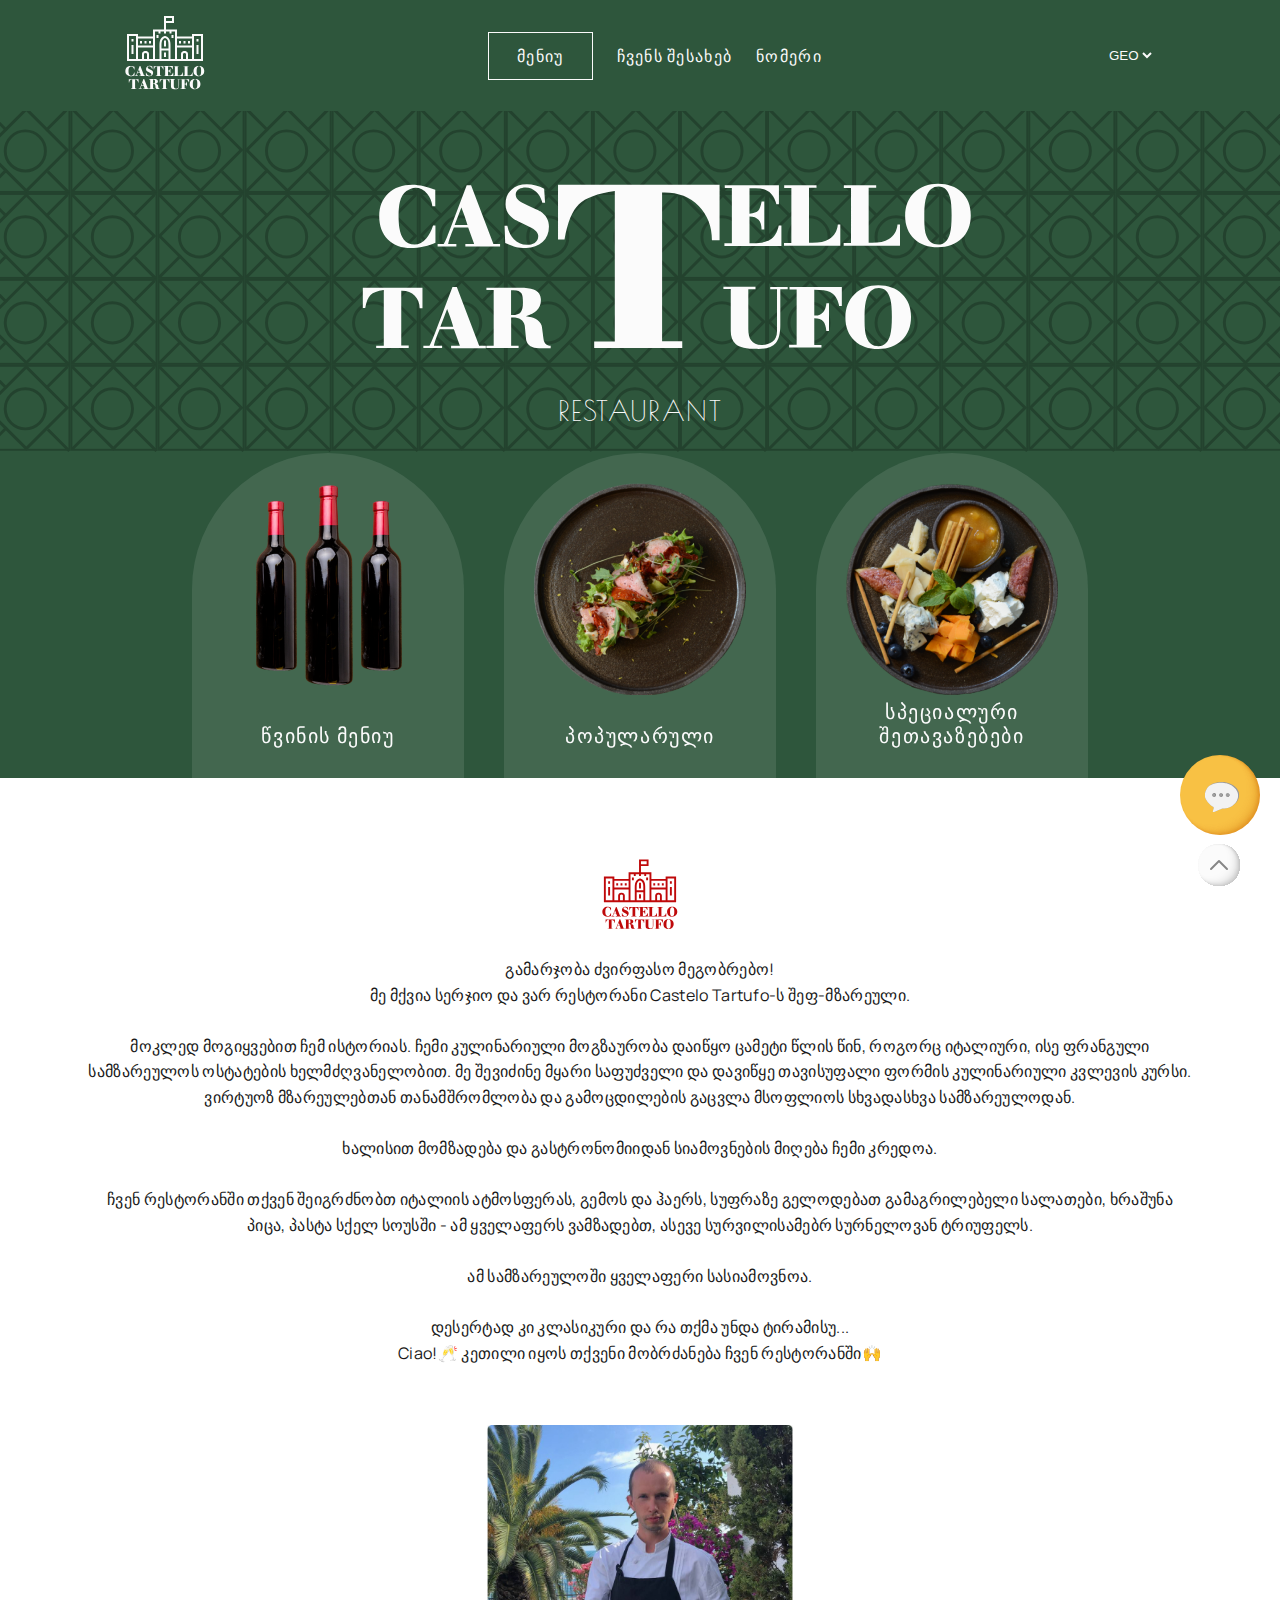
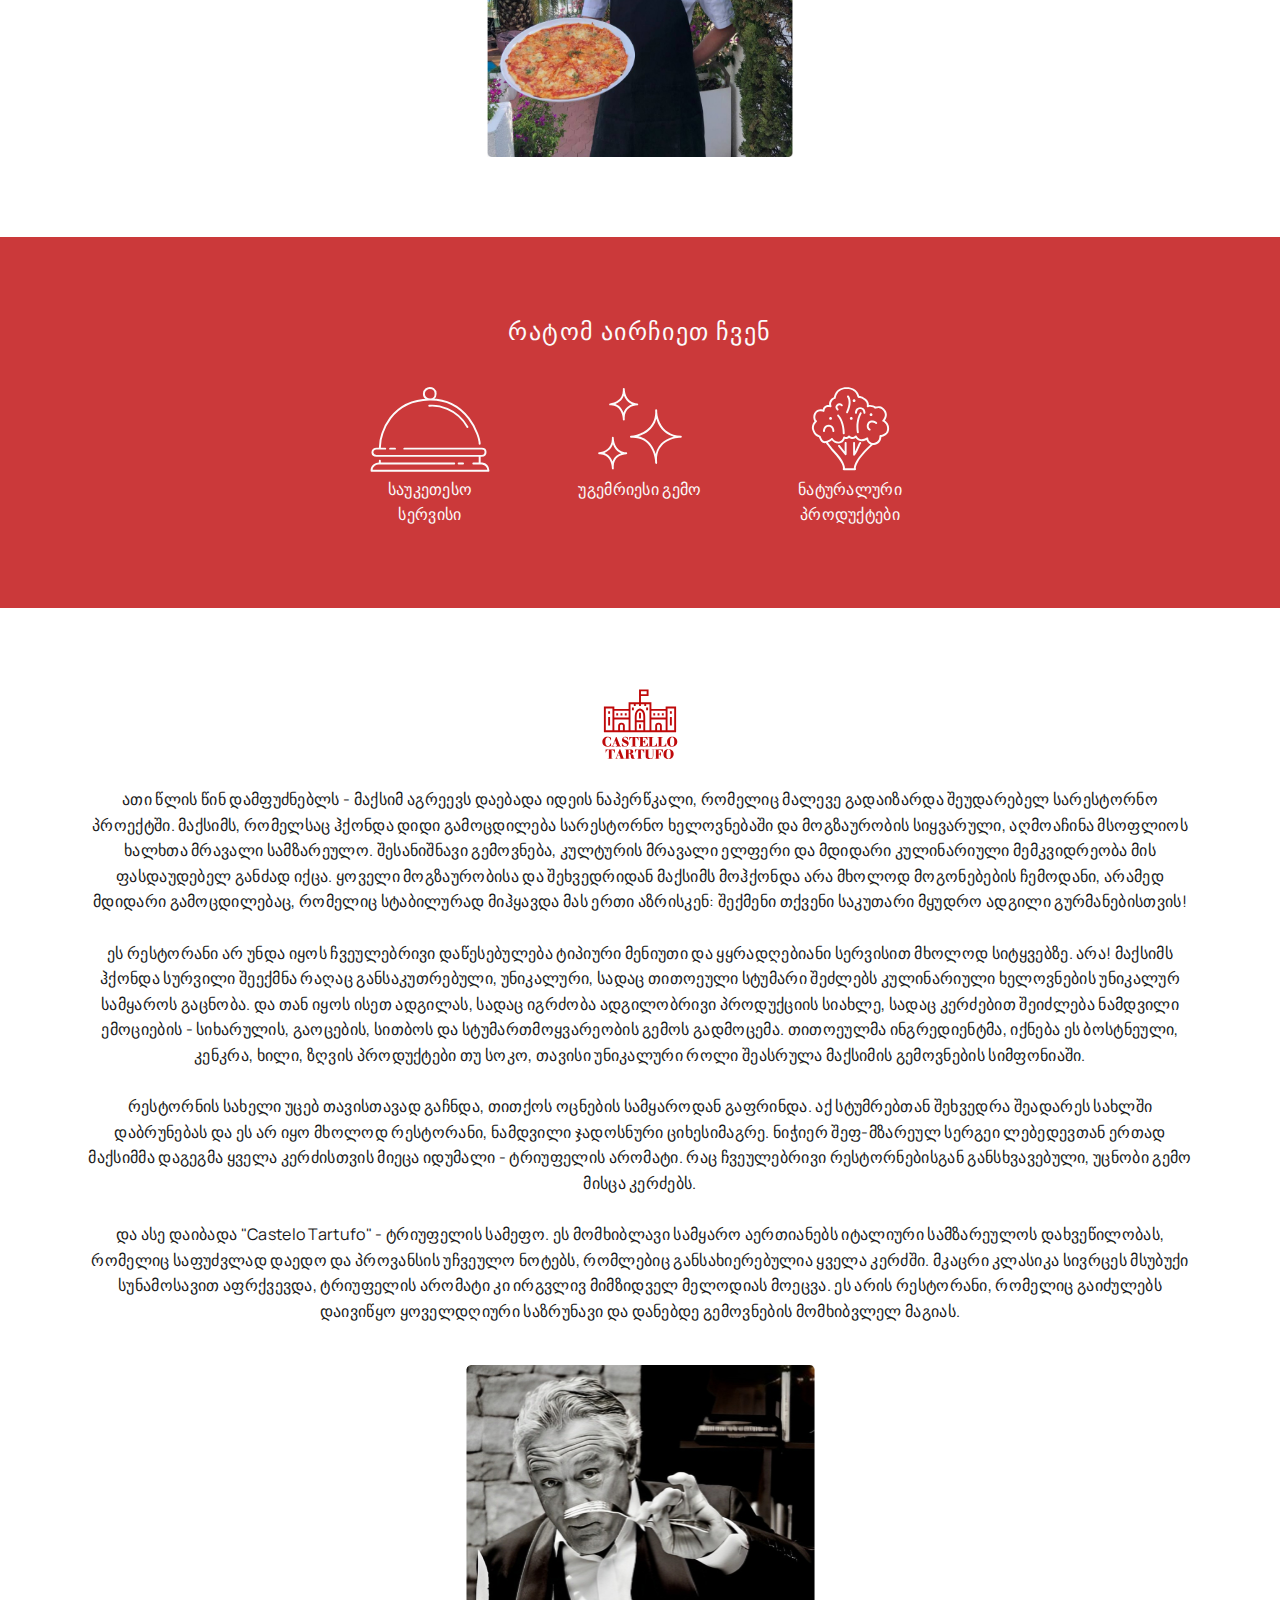
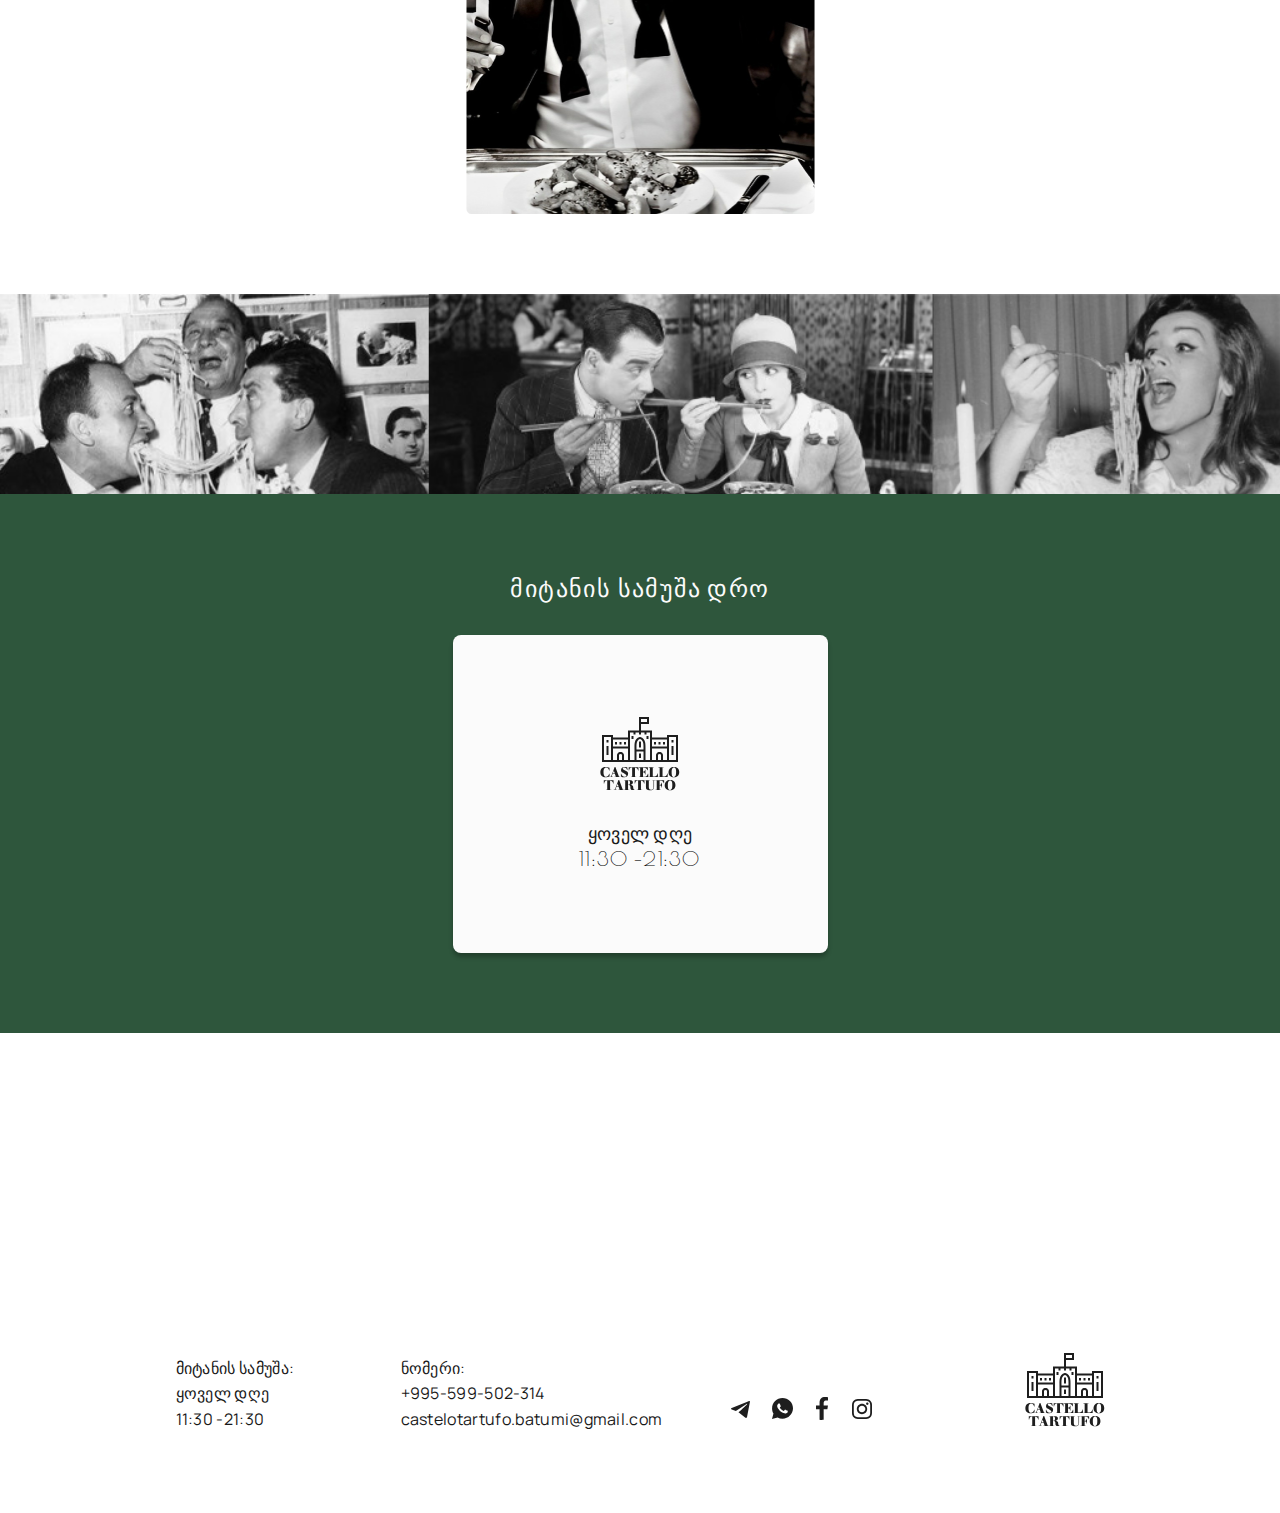
<file: page/main_geo.html>
<!DOCTYPE html>
<html lang="en">

<head>
  <meta charset="UTF-8">
  <meta http-equiv="X-UA-Compatible" content="IE=edge">
  <meta name="viewport" content="width=device-width, initial-scale=1.0">
  <title>Castello Tartufo</title>
  <link type="image/x-icon" href="../img/favicon.ico.svg" rel="shortcut icon">
  <link rel="preconnect" href="https://fonts.googleapis.com">
  <link rel="preconnect" href="https://fonts.gstatic.com" crossorigin>
  <link href="https://fonts.googleapis.com/css2?family=Manrope:wght@400;500&family=Poiret+One&display=swap"
    rel="stylesheet">
  <link rel="stylesheet" href="../css/style.min.css">
</head>

<body>
  <header class="header">
    <div class="header-container sticky">
      <div class="header-inner">
        <a href="#">
        <div class="logo">
          <svg width="80" height="75" viewBox="0 0 80 75" fill="none" xmlns="http://www.w3.org/2000/svg">
            <path fill-rule="evenodd" clip-rule="evenodd"
              d="M39 0H40H48H49V1V6V7H48H41V13.5H51H52V14.5V20.5H67V19V18H68H77H78V19V44V45H77H76.5H68H51H29H12H3H2V44V19V18H3H12H13V19V20.5H28V14.5V13.5H29H39V6V1V0ZM39 17.5V15.5H35.5V17.5H33.5V15.5H30V21.5V30.5V43H34.5V33.5C34.5 32.8164 34.4917 32.1324 34.4837 31.467L34.4837 31.4662L34.4836 31.4656C34.4732 30.6048 34.4632 29.7751 34.4719 29.0181C34.4878 27.6479 34.5633 26.354 34.8244 25.1931C35.0881 24.0203 35.5491 22.9452 36.3601 22.0448C37.1722 21.143 38.2737 20.4849 39.7059 20.0442L39.9963 19.9549L40.2873 20.0422C41.6788 20.4596 42.7565 21.1085 43.5582 22.0055C44.3561 22.8985 44.8222 23.9722 45.0984 25.146C45.5428 27.0347 45.5259 29.376 45.5075 31.9234C45.5038 32.4411 45.5 32.9673 45.5 33.5V43H50V30.5V21.5V15.5H46.5V17.5H44.5V15.5H41V17.5H39ZM43.5 34.5V43H36.5V34.5H43.5ZM41 5H47V2H41V5ZM31.5 19H33.5V22H31.5V19ZM46.5 19H48.5V22H46.5V19ZM36.4954 32.5H43.5029C43.5041 32.2706 43.5055 32.0451 43.5069 31.8235V31.8234C43.523 29.2769 43.5359 27.2375 43.1516 25.604C42.9278 24.6528 42.5814 23.914 42.0668 23.3382C41.6019 22.8179 40.9516 22.3768 40.0028 22.051C38.9977 22.4 38.3208 22.8563 37.8462 23.3833C37.3259 23.961 36.9869 24.6922 36.7756 25.6319C36.5617 26.5835 36.4872 27.7084 36.4718 29.0412C36.4631 29.7966 36.4727 30.5692 36.483 31.3949L36.4831 31.3962C36.4875 31.7532 36.4921 32.1202 36.4954 32.5ZM6.5 25.5V23H8.5V25.5H6.5ZM71.5 25.5V23H73.5V25.5H71.5ZM15 27.5V25H17V27.5H15ZM19.5 27.5V25H21.5V27.5H19.5ZM24 27.5V25H26V27.5H24ZM54 27.5V25H56V27.5H54ZM58.5 27.5V25H60.5V27.5H58.5ZM63 27.5V25H65V27.5H63ZM19.2433 37.419C19.0552 37.6279 19 37.8793 19 38V43H22V38C22 37.8793 21.9448 37.6279 21.7567 37.419C21.5974 37.242 21.258 37 20.5 37C19.742 37 19.4026 37.242 19.2433 37.419ZM13 43H17V38C17 37.454 17.1948 36.7054 17.7567 36.081C18.3474 35.4247 19.258 35 20.5 35C21.742 35 22.6526 35.4247 23.2433 36.081C23.8052 36.7054 24 37.454 24 38V43H28V31.5H13V43ZM58.2433 37.419C58.0552 37.6279 58 37.8793 58 38V43H61V38C61 37.8793 60.9448 37.6279 60.7567 37.419C60.5974 37.242 60.258 37 59.5 37C58.742 37 58.4026 37.242 58.2433 37.419ZM52 43H56V38C56 37.454 56.1948 36.7054 56.7567 36.081C57.3474 35.4247 58.258 35 59.5 35C60.742 35 61.6526 35.4247 62.2433 36.081C62.8052 36.7054 63 37.454 63 38V43H67V31.5H52V43ZM28 22.5H13V29.5H28V22.5ZM52 29.5H67V22.5H52V29.5ZM69 43H76V20H69V21.5V30.5V43ZM11 43V30.5V21.5V20H4V43H11ZM39 30.5V24.5H41V30.5H39ZM6.5 38V29H8.5V38H6.5ZM73.5 29H71.5V38H73.5V29ZM39 36.5V41H41V36.5H39Z"
              fill="#FBFBFB" />
            <path
              d="M9.52446 53.406H9.04846C8.96446 52.65 8.6798 51.978 8.19446 51.39C7.65313 50.7367 7.01846 50.41 6.29046 50.41C6.0198 50.41 5.7678 50.452 5.53446 50.536C5.31046 50.62 5.0678 50.7553 4.80646 50.942C4.2838 51.334 3.92446 51.9313 3.72846 52.734C3.58846 53.3033 3.51846 54.0267 3.51846 54.904C3.51846 55.744 3.56046 56.4253 3.64446 56.948C3.77513 57.7693 4.01313 58.404 4.35846 58.852C4.7878 59.412 5.38046 59.692 6.13646 59.692C6.85513 59.692 7.5038 59.342 8.08246 58.642C8.53046 58.1007 8.8898 57.4147 9.16046 56.584H9.55246V59.384C9.0858 59.636 8.4558 59.846 7.66246 60.014C6.86913 60.182 6.16446 60.266 5.54846 60.266C3.98046 60.266 2.72046 59.7947 1.76846 58.852C0.825795 57.9 0.354462 56.6353 0.354462 55.058C0.354462 53.49 0.853795 52.2393 1.85246 51.306C2.86046 50.3633 4.1578 49.892 5.74446 49.892C6.33246 49.892 6.9718 49.976 7.66246 50.144C8.21313 50.2747 8.8338 50.4707 9.52446 50.732V53.406ZM9.90684 59.594H10.9148C11.0735 59.3047 11.2462 58.9313 11.4328 58.474C11.5915 58.1007 11.7455 57.7133 11.8948 57.312L14.6668 49.99H15.3808L19.0348 59.608H20.1268V60.014H14.4428V59.608H15.8848L14.9048 56.906H12.5668C12.2775 57.6247 12.1048 58.0633 12.0488 58.222C11.8528 58.7447 11.7128 59.202 11.6288 59.594H12.9728V59.986H9.90684V59.594ZM14.7928 56.5C14.6715 56.0707 14.5175 55.5853 14.3308 55.044C14.2095 54.708 14.0322 54.232 13.7988 53.616L12.6928 56.5H14.7928ZM21.3138 56.626C21.4818 57.494 21.8271 58.2127 22.3498 58.782C22.9378 59.4167 23.6518 59.734 24.4918 59.734C25.0144 59.734 25.4438 59.6267 25.7798 59.412C26.1718 59.16 26.3678 58.7867 26.3678 58.292C26.3678 57.7507 25.9058 57.256 24.9818 56.808C23.3578 56.024 22.5038 55.604 22.4198 55.548C21.4864 54.904 21.0198 54.078 21.0198 53.07C21.0198 52.062 21.3418 51.2733 21.9858 50.704C22.6298 50.1253 23.4651 49.836 24.4918 49.836C24.9958 49.836 25.4858 49.8967 25.9618 50.018C26.4471 50.13 26.9044 50.3027 27.3338 50.536L27.4878 52.846L27.0258 52.86L26.9838 52.65C26.7878 52.006 26.4658 51.474 26.0178 51.054C25.5138 50.5873 24.9444 50.354 24.3098 50.354C23.8991 50.354 23.5444 50.438 23.2458 50.606C22.8724 50.8207 22.6858 51.124 22.6858 51.516C22.6858 52.0667 23.1524 52.5613 24.0858 53C25.7658 53.784 26.6384 54.1993 26.7038 54.246C27.6464 54.8807 28.1178 55.7113 28.1178 56.738C28.1178 57.802 27.7678 58.6513 27.0678 59.286C26.3678 59.9207 25.4764 60.238 24.3938 60.238C23.6844 60.238 23.1058 60.182 22.6578 60.07C22.2191 59.9673 21.6544 59.7573 20.9638 59.44L20.8518 56.626H21.3138ZM28.7001 50.13H38.4581V53.49H37.9961C37.9961 52.65 37.7301 51.9593 37.1981 51.418C36.6661 50.8767 35.9754 50.606 35.1261 50.606H34.9861V59.58H36.2041V59.986H30.8841V59.594H32.1301V50.508C31.0848 50.6573 30.3614 50.9233 29.9601 51.306C29.5588 51.6887 29.2694 52.398 29.0921 53.434H28.7001V50.13ZM38.9385 59.636H40.1565V50.578H38.9945V50.116H47.8565V53.238H47.4365C47.0445 51.4833 45.9291 50.606 44.0905 50.606H43.0405V54.806C43.7591 54.7313 44.2445 54.554 44.4965 54.274C44.6925 54.05 44.8698 53.5553 45.0285 52.79H45.4625V57.354H45.0145C45.0145 56.6727 44.8511 56.15 44.5245 55.786C44.1978 55.422 43.7031 55.24 43.0405 55.24V59.608H43.6565C44.8885 59.608 45.8031 59.426 46.4005 59.062C47.1098 58.6327 47.5858 57.8487 47.8285 56.71H48.2625V60.056H38.9385V59.636ZM48.6856 59.594H49.8896V50.564H48.7136V50.144H54.0056V50.536H52.7736V59.538H53.3336C54.4816 59.538 55.401 59.328 56.0916 58.908C56.913 58.404 57.3796 57.6153 57.4916 56.542H57.8976V60.028H48.6856V59.594ZM58.4468 59.594H59.6508V50.564H58.4748V50.144H63.7668V50.536H62.5348V59.538H63.0948C64.2428 59.538 65.1621 59.328 65.8528 58.908C66.6741 58.404 67.1408 57.6153 67.2528 56.542H67.6588V60.028H58.4468V59.594ZM79.24 55.058C79.24 56.626 78.7406 57.8907 77.742 58.852C76.7433 59.804 75.4553 60.28 73.878 60.28C72.2726 60.28 70.9846 59.8273 70.014 58.922C69.006 57.9887 68.502 56.724 68.502 55.128C68.502 53.5507 69.0013 52.2813 70 51.32C70.9986 50.3587 72.296 49.878 73.892 49.878C75.4786 49.878 76.7666 50.3447 77.756 51.278C78.7453 52.2113 79.24 53.4713 79.24 55.058ZM73.92 59.832C74.872 59.832 75.5113 59.2253 75.838 58.012C76.0153 57.3493 76.104 56.3553 76.104 55.03C76.104 53.7233 76.02 52.7527 75.852 52.118C75.5346 50.9233 74.9093 50.326 73.976 50.326C73.0333 50.326 72.3753 50.8627 72.002 51.936C71.7593 52.6267 71.638 53.5553 71.638 54.722V55.716C71.638 56.892 71.7453 57.774 71.96 58.362C72.3146 59.342 72.968 59.832 73.92 59.832ZM3.79813 63.13H13.5561V66.49H13.0941C13.0941 65.65 12.8281 64.9593 12.2961 64.418C11.7641 63.8767 11.0735 63.606 10.2241 63.606H10.0841V72.58H11.3021V72.986H5.98213V72.594H7.22813V63.508C6.1828 63.6573 5.45947 63.9233 5.05813 64.306C4.6568 64.6887 4.36747 65.398 4.19013 66.434H3.79813V63.13ZM13.7005 72.594H14.7085C14.8672 72.3047 15.0398 71.9313 15.2265 71.474C15.3852 71.1007 15.5392 70.7133 15.6885 70.312L18.4605 62.99H19.1745L22.8285 72.608H23.9205V73.014H18.2365V72.608H19.6785L18.6985 69.906H16.3605C16.0712 70.6247 15.8985 71.0633 15.8425 71.222C15.6465 71.7447 15.5065 72.202 15.4225 72.594H16.7665V72.986H13.7005V72.594ZM18.5865 69.5C18.4652 69.0707 18.3112 68.5853 18.1245 68.044C18.0032 67.708 17.8258 67.232 17.5925 66.616L16.4865 69.5H18.5865ZM24.0014 72.608H25.2054V63.494H24.0154V63.116H29.4754C30.4648 63.116 31.2161 63.2187 31.7294 63.424C32.5321 63.7413 32.9334 64.3153 32.9334 65.146C32.9334 65.874 32.6908 66.4573 32.2054 66.896C31.8414 67.232 31.2628 67.5353 30.4694 67.806C31.8134 67.9367 32.6674 68.4173 33.0314 69.248C33.0874 69.3787 33.1948 70.1207 33.3534 71.474C33.4468 72.2393 33.8388 72.622 34.5294 72.622V73.014H32.6394C31.4541 73.014 30.7494 72.58 30.5254 71.712C30.4414 70.9093 30.3621 70.102 30.2874 69.29C30.0914 68.422 29.4334 67.988 28.3134 67.988L28.0614 68.002V72.608H29.2794V73H24.0014V72.608ZM28.2434 67.596C28.9248 67.596 29.3961 67.4233 29.6574 67.078C29.8814 66.7793 29.9934 66.2707 29.9934 65.552C29.9934 64.8333 29.9188 64.3433 29.7694 64.082C29.5548 63.7087 29.1161 63.522 28.4534 63.522H28.0474V67.596H28.2434ZM34.6813 63.13H44.4393V66.49H43.9773C43.9773 65.65 43.7113 64.9593 43.1793 64.418C42.6473 63.8767 41.9566 63.606 41.1073 63.606H40.9673V72.58H42.1853V72.986H36.8653V72.594H38.1113V63.508C37.0659 63.6573 36.3426 63.9233 35.9413 64.306C35.5399 64.6887 35.2506 65.398 35.0733 66.434H34.6813V63.13ZM44.7516 63.116H50.0016V63.508H48.8256V70.004C48.8256 70.816 48.975 71.4367 49.2736 71.866C49.6376 72.3887 50.207 72.65 50.9816 72.65C51.719 72.65 52.3116 72.4727 52.7596 72.118C53.2636 71.726 53.5156 71.1707 53.5156 70.452V63.508H52.4096V63.144H55.2656V63.508H54.0616V69.346C54.0616 70.718 53.8143 71.7027 53.3196 72.3C52.7783 72.9533 51.8356 73.28 50.4916 73.28L50.2256 73.266C48.5176 73.266 47.3603 72.9953 46.7536 72.454C46.2216 71.9873 45.9556 71.2827 45.9556 70.34V63.494H44.7516V63.116ZM55.5014 72.608H56.7334V63.55H55.5714V63.144H64.1254V66.252L63.6774 66.266L63.6494 66.056C63.3974 65.0107 62.9121 64.3153 62.1934 63.97C61.6708 63.718 60.8121 63.592 59.6174 63.592V67.82H59.7854C60.3454 67.82 60.7841 67.6193 61.1014 67.218C61.3814 66.854 61.5494 66.378 61.6054 65.79H62.0254V70.34H61.5914C61.5168 69.6027 61.3534 69.0847 61.1014 68.786C60.8028 68.4313 60.3081 68.254 59.6174 68.254V72.622H60.7934V73.056H55.5014V72.608ZM75.4463 68.058C75.4463 69.626 74.947 70.8907 73.9483 71.852C72.9496 72.804 71.6616 73.28 70.0843 73.28C68.479 73.28 67.191 72.8273 66.2203 71.922C65.2123 70.9887 64.7083 69.724 64.7083 68.128C64.7083 66.5507 65.2076 65.2813 66.2063 64.32C67.205 63.3587 68.5023 62.878 70.0983 62.878C71.685 62.878 72.973 63.3447 73.9623 64.278C74.9516 65.2113 75.4463 66.4713 75.4463 68.058ZM70.1263 72.832C71.0783 72.832 71.7176 72.2253 72.0443 71.012C72.2216 70.3493 72.3103 69.3553 72.3103 68.03C72.3103 66.7233 72.2263 65.7527 72.0583 65.118C71.741 63.9233 71.1156 63.326 70.1823 63.326C69.2396 63.326 68.5816 63.8627 68.2083 64.936C67.9656 65.6267 67.8443 66.5553 67.8443 67.722V68.716C67.8443 69.892 67.9516 70.774 68.1663 71.362C68.521 72.342 69.1743 72.832 70.1263 72.832Z"
              fill="#FBFBFB" />
          </svg>
        </div>
        </a>
        <nav class="menu-desktop">
          <a href="../menu_delivery_geo/">მენიუ</a>
          <a href="#about_us">ჩვენს შესახებ</a>
          <!-- <a href="" class="py-3">БРОНИРОВАНИЕ</a> -->
          <!-- <a href="#map">მდებარეობა</a> -->
          <a href="#contacts">ნომერი</a>
        </nav>
        <div class="menu-mobile">
          <select onchange="window.location.href=this.options[this.selectedIndex].value">
            <option value="main_en.html">EN</option>
            <option value="main.html">RU</option>
            <option value="#" selected>GEO</option>
          </select>
          <nav class="menu" role="button" onclick="myFunction()">
            <svg width="30" height="19" viewBox="0 0 30 19" fill="none"
              xmlns="http://www.w3.org/2000/svg">
              <line x1="1" y1="1.5" x2="29" y2="1.5" stroke="#FBFBFB" stroke-width="2" stroke-linecap="round" />
              <line x1="7" y1="9.5" x2="29" y2="9.5" stroke="#FBFBFB" stroke-width="2" stroke-linecap="round" />
              <line x1="1" y1="17.5" x2="29" y2="17.5" stroke="#FBFBFB" stroke-width="2" stroke-linecap="round" />
            </svg>
          </nav>
          <!-- <div class="like">
            <svg class="w-6 h-6 my-2  ml-2" xmlns="http://www.w3.org/2000/svg" width="24" height="25" viewBox="0 0 24 25">
              <path
                d="M19 14.5C20.49 13.04 22 11.29 22 9C22 7.54131 21.4205 6.14236 20.3891 5.11091C19.3576 4.07946 17.9587 3.5 16.5 3.5C14.74 3.5 13.5 4 12 5.5C10.5 4 9.26 3.5 7.5 3.5C6.04131 3.5 4.64236 4.07946 3.61091 5.11091C2.57946 6.14236 2 7.54131 2 9C2 11.3 3.5 13.05 5 14.5L12 21.5L19 14.5Z"
                fill="#FBFBFB" />
            </svg>
          </div> -->
        </div>
      </div>
    </div>
    <div class="menu-popup">
        <div class="menu-popup_inner">
          <div class="header-menu">
            <div class="logo">
              <svg width="80" height="75" viewBox="0 0 80 75" fill="none" xmlns="http://www.w3.org/2000/svg">
                <path fill-rule="evenodd" clip-rule="evenodd"
                  d="M39 0H40H48H49V1V6V7H48H41V13.5H51H52V14.5V20.5H67V19V18H68H77H78V19V44V45H77H76.5H68H51H29H12H3H2V44V19V18H3H12H13V19V20.5H28V14.5V13.5H29H39V6V1V0ZM39 17.5V15.5H35.5V17.5H33.5V15.5H30V21.5V30.5V43H34.5V33.5C34.5 32.8164 34.4917 32.1324 34.4837 31.467L34.4837 31.4662L34.4836 31.4656C34.4732 30.6048 34.4632 29.7751 34.4719 29.0181C34.4878 27.6479 34.5633 26.354 34.8244 25.1931C35.0881 24.0203 35.5491 22.9452 36.3601 22.0448C37.1722 21.143 38.2737 20.4849 39.7059 20.0442L39.9963 19.9549L40.2873 20.0422C41.6788 20.4596 42.7565 21.1085 43.5582 22.0055C44.3561 22.8985 44.8222 23.9722 45.0984 25.146C45.5428 27.0347 45.5259 29.376 45.5075 31.9234C45.5038 32.4411 45.5 32.9673 45.5 33.5V43H50V30.5V21.5V15.5H46.5V17.5H44.5V15.5H41V17.5H39ZM43.5 34.5V43H36.5V34.5H43.5ZM41 5H47V2H41V5ZM31.5 19H33.5V22H31.5V19ZM46.5 19H48.5V22H46.5V19ZM36.4954 32.5H43.5029C43.5041 32.2706 43.5055 32.0451 43.5069 31.8235V31.8234C43.523 29.2769 43.5359 27.2375 43.1516 25.604C42.9278 24.6528 42.5814 23.914 42.0668 23.3382C41.6019 22.8179 40.9516 22.3768 40.0028 22.051C38.9977 22.4 38.3208 22.8563 37.8462 23.3833C37.3259 23.961 36.9869 24.6922 36.7756 25.6319C36.5617 26.5835 36.4872 27.7084 36.4718 29.0412C36.4631 29.7966 36.4727 30.5692 36.483 31.3949L36.4831 31.3962C36.4875 31.7532 36.4921 32.1202 36.4954 32.5ZM6.5 25.5V23H8.5V25.5H6.5ZM71.5 25.5V23H73.5V25.5H71.5ZM15 27.5V25H17V27.5H15ZM19.5 27.5V25H21.5V27.5H19.5ZM24 27.5V25H26V27.5H24ZM54 27.5V25H56V27.5H54ZM58.5 27.5V25H60.5V27.5H58.5ZM63 27.5V25H65V27.5H63ZM19.2433 37.419C19.0552 37.6279 19 37.8793 19 38V43H22V38C22 37.8793 21.9448 37.6279 21.7567 37.419C21.5974 37.242 21.258 37 20.5 37C19.742 37 19.4026 37.242 19.2433 37.419ZM13 43H17V38C17 37.454 17.1948 36.7054 17.7567 36.081C18.3474 35.4247 19.258 35 20.5 35C21.742 35 22.6526 35.4247 23.2433 36.081C23.8052 36.7054 24 37.454 24 38V43H28V31.5H13V43ZM58.2433 37.419C58.0552 37.6279 58 37.8793 58 38V43H61V38C61 37.8793 60.9448 37.6279 60.7567 37.419C60.5974 37.242 60.258 37 59.5 37C58.742 37 58.4026 37.242 58.2433 37.419ZM52 43H56V38C56 37.454 56.1948 36.7054 56.7567 36.081C57.3474 35.4247 58.258 35 59.5 35C60.742 35 61.6526 35.4247 62.2433 36.081C62.8052 36.7054 63 37.454 63 38V43H67V31.5H52V43ZM28 22.5H13V29.5H28V22.5ZM52 29.5H67V22.5H52V29.5ZM69 43H76V20H69V21.5V30.5V43ZM11 43V30.5V21.5V20H4V43H11ZM39 30.5V24.5H41V30.5H39ZM6.5 38V29H8.5V38H6.5ZM73.5 29H71.5V38H73.5V29ZM39 36.5V41H41V36.5H39Z"
                  fill="#FBFBFB" />
                <path
                  d="M9.52446 53.406H9.04846C8.96446 52.65 8.6798 51.978 8.19446 51.39C7.65313 50.7367 7.01846 50.41 6.29046 50.41C6.0198 50.41 5.7678 50.452 5.53446 50.536C5.31046 50.62 5.0678 50.7553 4.80646 50.942C4.2838 51.334 3.92446 51.9313 3.72846 52.734C3.58846 53.3033 3.51846 54.0267 3.51846 54.904C3.51846 55.744 3.56046 56.4253 3.64446 56.948C3.77513 57.7693 4.01313 58.404 4.35846 58.852C4.7878 59.412 5.38046 59.692 6.13646 59.692C6.85513 59.692 7.5038 59.342 8.08246 58.642C8.53046 58.1007 8.8898 57.4147 9.16046 56.584H9.55246V59.384C9.0858 59.636 8.4558 59.846 7.66246 60.014C6.86913 60.182 6.16446 60.266 5.54846 60.266C3.98046 60.266 2.72046 59.7947 1.76846 58.852C0.825795 57.9 0.354462 56.6353 0.354462 55.058C0.354462 53.49 0.853795 52.2393 1.85246 51.306C2.86046 50.3633 4.1578 49.892 5.74446 49.892C6.33246 49.892 6.9718 49.976 7.66246 50.144C8.21313 50.2747 8.8338 50.4707 9.52446 50.732V53.406ZM9.90684 59.594H10.9148C11.0735 59.3047 11.2462 58.9313 11.4328 58.474C11.5915 58.1007 11.7455 57.7133 11.8948 57.312L14.6668 49.99H15.3808L19.0348 59.608H20.1268V60.014H14.4428V59.608H15.8848L14.9048 56.906H12.5668C12.2775 57.6247 12.1048 58.0633 12.0488 58.222C11.8528 58.7447 11.7128 59.202 11.6288 59.594H12.9728V59.986H9.90684V59.594ZM14.7928 56.5C14.6715 56.0707 14.5175 55.5853 14.3308 55.044C14.2095 54.708 14.0322 54.232 13.7988 53.616L12.6928 56.5H14.7928ZM21.3138 56.626C21.4818 57.494 21.8271 58.2127 22.3498 58.782C22.9378 59.4167 23.6518 59.734 24.4918 59.734C25.0144 59.734 25.4438 59.6267 25.7798 59.412C26.1718 59.16 26.3678 58.7867 26.3678 58.292C26.3678 57.7507 25.9058 57.256 24.9818 56.808C23.3578 56.024 22.5038 55.604 22.4198 55.548C21.4864 54.904 21.0198 54.078 21.0198 53.07C21.0198 52.062 21.3418 51.2733 21.9858 50.704C22.6298 50.1253 23.4651 49.836 24.4918 49.836C24.9958 49.836 25.4858 49.8967 25.9618 50.018C26.4471 50.13 26.9044 50.3027 27.3338 50.536L27.4878 52.846L27.0258 52.86L26.9838 52.65C26.7878 52.006 26.4658 51.474 26.0178 51.054C25.5138 50.5873 24.9444 50.354 24.3098 50.354C23.8991 50.354 23.5444 50.438 23.2458 50.606C22.8724 50.8207 22.6858 51.124 22.6858 51.516C22.6858 52.0667 23.1524 52.5613 24.0858 53C25.7658 53.784 26.6384 54.1993 26.7038 54.246C27.6464 54.8807 28.1178 55.7113 28.1178 56.738C28.1178 57.802 27.7678 58.6513 27.0678 59.286C26.3678 59.9207 25.4764 60.238 24.3938 60.238C23.6844 60.238 23.1058 60.182 22.6578 60.07C22.2191 59.9673 21.6544 59.7573 20.9638 59.44L20.8518 56.626H21.3138ZM28.7001 50.13H38.4581V53.49H37.9961C37.9961 52.65 37.7301 51.9593 37.1981 51.418C36.6661 50.8767 35.9754 50.606 35.1261 50.606H34.9861V59.58H36.2041V59.986H30.8841V59.594H32.1301V50.508C31.0848 50.6573 30.3614 50.9233 29.9601 51.306C29.5588 51.6887 29.2694 52.398 29.0921 53.434H28.7001V50.13ZM38.9385 59.636H40.1565V50.578H38.9945V50.116H47.8565V53.238H47.4365C47.0445 51.4833 45.9291 50.606 44.0905 50.606H43.0405V54.806C43.7591 54.7313 44.2445 54.554 44.4965 54.274C44.6925 54.05 44.8698 53.5553 45.0285 52.79H45.4625V57.354H45.0145C45.0145 56.6727 44.8511 56.15 44.5245 55.786C44.1978 55.422 43.7031 55.24 43.0405 55.24V59.608H43.6565C44.8885 59.608 45.8031 59.426 46.4005 59.062C47.1098 58.6327 47.5858 57.8487 47.8285 56.71H48.2625V60.056H38.9385V59.636ZM48.6856 59.594H49.8896V50.564H48.7136V50.144H54.0056V50.536H52.7736V59.538H53.3336C54.4816 59.538 55.401 59.328 56.0916 58.908C56.913 58.404 57.3796 57.6153 57.4916 56.542H57.8976V60.028H48.6856V59.594ZM58.4468 59.594H59.6508V50.564H58.4748V50.144H63.7668V50.536H62.5348V59.538H63.0948C64.2428 59.538 65.1621 59.328 65.8528 58.908C66.6741 58.404 67.1408 57.6153 67.2528 56.542H67.6588V60.028H58.4468V59.594ZM79.24 55.058C79.24 56.626 78.7406 57.8907 77.742 58.852C76.7433 59.804 75.4553 60.28 73.878 60.28C72.2726 60.28 70.9846 59.8273 70.014 58.922C69.006 57.9887 68.502 56.724 68.502 55.128C68.502 53.5507 69.0013 52.2813 70 51.32C70.9986 50.3587 72.296 49.878 73.892 49.878C75.4786 49.878 76.7666 50.3447 77.756 51.278C78.7453 52.2113 79.24 53.4713 79.24 55.058ZM73.92 59.832C74.872 59.832 75.5113 59.2253 75.838 58.012C76.0153 57.3493 76.104 56.3553 76.104 55.03C76.104 53.7233 76.02 52.7527 75.852 52.118C75.5346 50.9233 74.9093 50.326 73.976 50.326C73.0333 50.326 72.3753 50.8627 72.002 51.936C71.7593 52.6267 71.638 53.5553 71.638 54.722V55.716C71.638 56.892 71.7453 57.774 71.96 58.362C72.3146 59.342 72.968 59.832 73.92 59.832ZM3.79813 63.13H13.5561V66.49H13.0941C13.0941 65.65 12.8281 64.9593 12.2961 64.418C11.7641 63.8767 11.0735 63.606 10.2241 63.606H10.0841V72.58H11.3021V72.986H5.98213V72.594H7.22813V63.508C6.1828 63.6573 5.45947 63.9233 5.05813 64.306C4.6568 64.6887 4.36747 65.398 4.19013 66.434H3.79813V63.13ZM13.7005 72.594H14.7085C14.8672 72.3047 15.0398 71.9313 15.2265 71.474C15.3852 71.1007 15.5392 70.7133 15.6885 70.312L18.4605 62.99H19.1745L22.8285 72.608H23.9205V73.014H18.2365V72.608H19.6785L18.6985 69.906H16.3605C16.0712 70.6247 15.8985 71.0633 15.8425 71.222C15.6465 71.7447 15.5065 72.202 15.4225 72.594H16.7665V72.986H13.7005V72.594ZM18.5865 69.5C18.4652 69.0707 18.3112 68.5853 18.1245 68.044C18.0032 67.708 17.8258 67.232 17.5925 66.616L16.4865 69.5H18.5865ZM24.0014 72.608H25.2054V63.494H24.0154V63.116H29.4754C30.4648 63.116 31.2161 63.2187 31.7294 63.424C32.5321 63.7413 32.9334 64.3153 32.9334 65.146C32.9334 65.874 32.6908 66.4573 32.2054 66.896C31.8414 67.232 31.2628 67.5353 30.4694 67.806C31.8134 67.9367 32.6674 68.4173 33.0314 69.248C33.0874 69.3787 33.1948 70.1207 33.3534 71.474C33.4468 72.2393 33.8388 72.622 34.5294 72.622V73.014H32.6394C31.4541 73.014 30.7494 72.58 30.5254 71.712C30.4414 70.9093 30.3621 70.102 30.2874 69.29C30.0914 68.422 29.4334 67.988 28.3134 67.988L28.0614 68.002V72.608H29.2794V73H24.0014V72.608ZM28.2434 67.596C28.9248 67.596 29.3961 67.4233 29.6574 67.078C29.8814 66.7793 29.9934 66.2707 29.9934 65.552C29.9934 64.8333 29.9188 64.3433 29.7694 64.082C29.5548 63.7087 29.1161 63.522 28.4534 63.522H28.0474V67.596H28.2434ZM34.6813 63.13H44.4393V66.49H43.9773C43.9773 65.65 43.7113 64.9593 43.1793 64.418C42.6473 63.8767 41.9566 63.606 41.1073 63.606H40.9673V72.58H42.1853V72.986H36.8653V72.594H38.1113V63.508C37.0659 63.6573 36.3426 63.9233 35.9413 64.306C35.5399 64.6887 35.2506 65.398 35.0733 66.434H34.6813V63.13ZM44.7516 63.116H50.0016V63.508H48.8256V70.004C48.8256 70.816 48.975 71.4367 49.2736 71.866C49.6376 72.3887 50.207 72.65 50.9816 72.65C51.719 72.65 52.3116 72.4727 52.7596 72.118C53.2636 71.726 53.5156 71.1707 53.5156 70.452V63.508H52.4096V63.144H55.2656V63.508H54.0616V69.346C54.0616 70.718 53.8143 71.7027 53.3196 72.3C52.7783 72.9533 51.8356 73.28 50.4916 73.28L50.2256 73.266C48.5176 73.266 47.3603 72.9953 46.7536 72.454C46.2216 71.9873 45.9556 71.2827 45.9556 70.34V63.494H44.7516V63.116ZM55.5014 72.608H56.7334V63.55H55.5714V63.144H64.1254V66.252L63.6774 66.266L63.6494 66.056C63.3974 65.0107 62.9121 64.3153 62.1934 63.97C61.6708 63.718 60.8121 63.592 59.6174 63.592V67.82H59.7854C60.3454 67.82 60.7841 67.6193 61.1014 67.218C61.3814 66.854 61.5494 66.378 61.6054 65.79H62.0254V70.34H61.5914C61.5168 69.6027 61.3534 69.0847 61.1014 68.786C60.8028 68.4313 60.3081 68.254 59.6174 68.254V72.622H60.7934V73.056H55.5014V72.608ZM75.4463 68.058C75.4463 69.626 74.947 70.8907 73.9483 71.852C72.9496 72.804 71.6616 73.28 70.0843 73.28C68.479 73.28 67.191 72.8273 66.2203 71.922C65.2123 70.9887 64.7083 69.724 64.7083 68.128C64.7083 66.5507 65.2076 65.2813 66.2063 64.32C67.205 63.3587 68.5023 62.878 70.0983 62.878C71.685 62.878 72.973 63.3447 73.9623 64.278C74.9516 65.2113 75.4463 66.4713 75.4463 68.058ZM70.1263 72.832C71.0783 72.832 71.7176 72.2253 72.0443 71.012C72.2216 70.3493 72.3103 69.3553 72.3103 68.03C72.3103 66.7233 72.2263 65.7527 72.0583 65.118C71.741 63.9233 71.1156 63.326 70.1823 63.326C69.2396 63.326 68.5816 63.8627 68.2083 64.936C67.9656 65.6267 67.8443 66.5553 67.8443 67.722V68.716C67.8443 69.892 67.9516 70.774 68.1663 71.362C68.521 72.342 69.1743 72.832 70.1263 72.832Z"
                  fill="#FBFBFB" />
              </svg>
            </div>
            <div class="right-box">
              <select onchange="window.location.href=this.options[this.selectedIndex].value">
                <option value="main_en.html">EN</option>
                <option value="main.html">RU</option>
                <option value="#" selected>GEO</option>
              </select>
              <nav class="menu" role="button" onclick="myFunction()">
                <svg width="30" height="19" viewBox="0 0 30 19" fill="none" xmlns="http://www.w3.org/2000/svg">
                  <line x1="1" y1="1.5" x2="29" y2="1.5" stroke="#FBFBFB" stroke-width="2" stroke-linecap="round" />
                  <line x1="7" y1="9.5" x2="29" y2="9.5" stroke="#FBFBFB" stroke-width="2" stroke-linecap="round" />
                  <line x1="1" y1="17.5" x2="29" y2="17.5" stroke="#FBFBFB" stroke-width="2" stroke-linecap="round" />
                </svg>
              </nav>
            </div>
          </div>
          <div class="navigation">
            <a href="../menu_delivery_geo/" onclick="myFunction()">მენიუ</a>
            <a href="#about_us" onclick="myFunction()">ჩვენს შესახებ</a>
            <!-- <a href="#map" onclick="myFunction()">მდებარეობა</a> -->
            <a href="#contacts" onclick="myFunction()">ნომერი</a>
          </div>
        </div>
      </div> 
  </header>

<main onclick="clousePopup()">
  <section class="hero">
    <div class="hero_inner">
      <img src="../img/castellotartufo.svg" alt="" >
      <h2>Restaurant</h2>
    </div> 
  </section>
  <section class="menu-scroll">
    <div class="menu-scroll_inner">
      <div class="card-wrapper">
        <!-- <div class="card" >
          <img src="img/img.png" alt="">
          <h3>Бизнес ланч</h3>
        </div>
        <div class="card">
          <img src="img/img.png" alt="" class="deliveri">
          <h3>Корпоративная
          доставка</h3>
        </div> -->
        <div class="card">
          <img src="../img/wine.png" alt="">
          <h3>წვინის მენიუ</h3>
        </div>
        <div class="card">
          <img src="../img/popular.png" alt="">
          <h3>პოპულარული</h3>
        </div>
        <div class="card">
          <img src="../img/sale.png" alt="">
          <h3>Სპეციალური შეთავაზებები</h3>
        </div>
      </div>
      <div class="wishlist">
        <a href="https://t.me/CastelloTartufoBatumi" target="_blank">
          <div class="message">
            <svg xmlns="http://www.w3.org/2000/svg" width="36" height="36" viewBox="0 0 36 36" fill="none">
              <g clip-path="url(#clip0_923_3792)">
                <path
                  d="M34.9018 18.2991C33.9213 22.8931 30.2564 25.4408 28.9545 26.3405C28.7937 26.452 28.6249 26.5634 28.4562 26.6749C26.3103 28.0443 23.7787 28.9838 22.2034 29.1271C21.0702 29.2306 19.9531 29.4536 18.8279 29.6048C18.6591 29.6287 18.2412 29.6845 17.7027 29.8437C17.2044 29.995 16.8427 30.1542 16.674 30.2338C16.7624 30.194 17.0035 30.0587 13.6038 31.5157C12.8323 31.8421 12.0125 32.081 11.2731 32.4711C11.1847 32.5189 10.7025 32.6622 9.7461 32.9488C9.62555 32.9886 9.40051 33.0443 9.18351 32.9488C8.96652 32.8533 8.87007 32.6542 8.86203 32.6303C8.76559 32.4154 8.82185 32.2004 8.86203 32.073C9.03885 31.4599 9.21566 30.9743 9.26388 30.7991C9.42462 30.2418 9.56125 29.7561 9.66573 29.4456C9.7461 29.2068 9.77021 28.9918 9.7461 28.7291C9.71395 28.3787 9.52107 28.1319 9.42462 28.0125C9.24781 27.7896 9.07903 27.694 8.54056 27.3755C8.27534 27.2163 7.97797 27.0571 7.73686 26.8978C7.06979 26.4599 5.2454 24.6685 5.2454 24.6685C2.83431 22.2004 1.71717 20.2338 1.30728 19.0157C0.0374429 15.2338 1.83772 11.6112 2.19135 10.8947C3.13168 8.99975 4.45778 7.59847 5.84013 6.55548C7.68864 5.16217 9.63358 4.42172 10.8713 4.04752C16.4168 2.37554 21.3354 3.06822 23.4089 3.64943C25.2012 4.06344 28.1668 5.02682 30.8833 7.47108C32.0728 8.53796 33.9052 10.194 34.7411 13.0443C34.8857 13.5459 35.4644 15.6638 34.9018 18.2991Z"
                  fill="#999999" />
                <path
                  d="M33.857 19.0154C32.989 23.0759 30.0314 25.5361 28.4562 26.6747C26.3103 28.0441 23.7787 28.9836 22.2034 29.1269C21.0702 29.2304 19.9531 29.4533 18.8279 29.6046C18.6591 29.6285 18.2412 29.6842 17.7027 29.8434C17.2044 29.9947 16.8427 30.154 16.674 30.2336C16.7624 30.1938 17.0035 30.0584 13.6038 31.5154C12.8323 31.8419 12.0125 32.0807 11.2731 32.4708C11.1847 32.5186 10.7025 32.6619 9.7461 32.9485C9.62555 32.9883 9.40051 33.0441 9.18352 32.9485C8.96652 32.853 8.87007 32.654 8.86204 32.6301C8.76559 32.4151 8.82185 32.2001 8.86204 32.0727C9.03885 31.4597 9.21566 30.974 9.26389 30.7989C9.42462 30.2415 9.56125 29.7559 9.66573 29.4454C9.7461 29.2065 9.77022 28.9915 9.7461 28.7288C9.71396 28.3785 9.52107 28.1317 9.42462 28.0122C9.24781 27.7893 9.07903 27.6938 8.54056 27.3753C8.27534 27.2161 7.97797 27.0568 7.73686 26.8976C7.06979 26.4597 5.2454 24.6683 5.2454 24.6683C2.83431 22.2001 1.71717 20.2336 1.30728 19.0154C0.0374426 15.2336 1.83772 11.611 2.19135 10.8944C3.13168 8.99949 4.45778 7.59822 5.84014 6.55523C7.34305 5.61574 8.82185 5.07434 9.82647 4.76383C15.372 3.09185 20.2906 3.78453 22.3641 4.36574C24.1564 4.77975 27.122 5.74313 29.8385 8.18739C31.028 9.25427 32.8604 10.9103 33.6963 13.7606C33.8409 14.2622 34.4196 16.3801 33.857 19.0154Z"
                  fill="#F2F2F2" />
                <path
                  d="M11.9965 15.99C11.9965 16.9995 11.1965 17.8203 10.1965 17.8769C10.1584 17.8769 10.1299 17.8769 10.0918 17.8769C9.04416 17.8769 8.18701 17.0278 8.18701 15.99C8.18701 15.0937 8.81558 14.3483 9.65368 14.1502C9.79654 14.1219 9.93939 14.103 10.0918 14.103C11.1394 14.103 11.9965 14.9522 11.9965 15.99Z"
                  fill="#616161" />
                <path
                  d="M18.9521 16.0774C18.9521 17.0869 18.1521 17.9077 17.1521 17.9643C17.114 17.9643 17.0854 17.9643 17.0473 17.9643C15.9997 17.9643 15.1426 17.1152 15.1426 16.0774C15.1426 15.1811 15.7711 14.4357 16.6092 14.2376C16.7521 14.2093 16.895 14.1904 17.0473 14.1904C18.095 14.1904 18.9521 15.0396 18.9521 16.0774Z"
                  fill="#616161" />
                <path
                  d="M25.6191 16.0774C25.6191 17.0869 24.8191 17.9077 23.8191 17.9643C23.781 17.9643 23.7524 17.9643 23.7143 17.9643C22.6667 17.9643 21.8096 17.1152 21.8096 16.0774C21.8096 15.1811 22.4381 14.4357 23.2762 14.2376C23.4191 14.2093 23.562 14.1904 23.7143 14.1904C24.762 14.1904 25.6191 15.0396 25.6191 16.0774Z"
                  fill="#616161" />
                <path
                  d="M11.6632 16.0373C11.6632 16.9336 11.0346 17.679 10.1965 17.8771C10.1584 17.8771 10.1299 17.8771 10.0918 17.8771C9.04416 17.8771 8.18701 17.028 8.18701 15.9902C8.18701 15.0939 8.81558 14.3485 9.65368 14.1504C9.69177 14.1504 9.72035 14.1504 9.75844 14.1504C10.8061 14.1504 11.6632 14.9995 11.6632 16.0373Z"
                  fill="#CCCCCC" fill-opacity="0.584314" />
                <path
                  d="M18.6188 16.1245C18.6188 17.0208 17.9902 17.7661 17.1521 17.9643C17.114 17.9643 17.0854 17.9643 17.0473 17.9643C15.9997 17.9643 15.1426 17.1151 15.1426 16.0773C15.1426 15.181 15.7711 14.4357 16.6092 14.2375C16.6473 14.2375 16.6759 14.2375 16.714 14.2375C17.7616 14.2375 18.6188 15.0867 18.6188 16.1245Z"
                  fill="#CCCCCC" fill-opacity="0.584314" />
                <path
                  d="M25.2858 16.1245C25.2858 17.0208 24.6572 17.7661 23.8191 17.9643C23.781 17.9643 23.7524 17.9643 23.7143 17.9643C22.6667 17.9643 21.8096 17.1151 21.8096 16.0773C21.8096 15.181 22.4381 14.4357 23.2762 14.2375C23.3143 14.2375 23.3429 14.2375 23.381 14.2375C24.4286 14.2375 25.2858 15.0867 25.2858 16.1245Z"
                  fill="#CCCCCC" fill-opacity="0.584314" />
              </g>
              <defs>
                <clipPath id="clip0_923_3792">
                  <rect width="34.2857" height="34.2857" fill="white" transform="translate(0.856934 0.857178)" />
                </clipPath>
              </defs>
            </svg>
          </div>
        </a>   
      </div>
      <a href="#">
        <div class="up">
          <svg xmlns="http://www.w3.org/2000/svg" width="42" height="42" viewBox="0 0 42 42" fill="none">
            <g filter="url(#filter0_iiii_892_1888)">
              <rect width="42" height="42" rx="21" transform="matrix(-1 0 0 1 42 0)" fill="#FBFBFB" />
              <path d="M29 25L21 17L13 25" stroke="#868686" stroke-width="2" stroke-linecap="round" stroke-linejoin="round" />
            </g>
            <defs>
              <filter id="filter0_iiii_892_1888" x="-5" y="-5" width="47" height="47" filterUnits="userSpaceOnUse"
                color-interpolation-filters="sRGB">
                <feFlood flood-opacity="0" result="BackgroundImageFix" />
                <feBlend mode="normal" in="SourceGraphic" in2="BackgroundImageFix" result="shape" />
                <feColorMatrix in="SourceAlpha" type="matrix" values="0 0 0 0 0 0 0 0 0 0 0 0 0 0 0 0 0 0 127 0"
                  result="hardAlpha" />
                <feOffset dx="-1" />
                <feGaussianBlur stdDeviation="1" />
                <feComposite in2="hardAlpha" operator="arithmetic" k2="-1" k3="1" />
                <feColorMatrix type="matrix" values="0 0 0 0 0.52549 0 0 0 0 0.52549 0 0 0 0 0.52549 0 0 0 0.25 0" />
                <feBlend mode="normal" in2="shape" result="effect1_innerShadow_892_1888" />
                <feColorMatrix in="SourceAlpha" type="matrix" values="0 0 0 0 0 0 0 0 0 0 0 0 0 0 0 0 0 0 127 0"
                  result="hardAlpha" />
                <feOffset dx="-3" dy="-2" />
                <feGaussianBlur stdDeviation="1.5" />
                <feComposite in2="hardAlpha" operator="arithmetic" k2="-1" k3="1" />
                <feColorMatrix type="matrix" values="0 0 0 0 0.52549 0 0 0 0 0.52549 0 0 0 0 0.52549 0 0 0 0.21 0" />
                <feBlend mode="normal" in2="effect1_innerShadow_892_1888" result="effect2_innerShadow_892_1888" />
                <feColorMatrix in="SourceAlpha" type="matrix" values="0 0 0 0 0 0 0 0 0 0 0 0 0 0 0 0 0 0 127 0"
                  result="hardAlpha" />
                <feOffset dx="-6" dy="-4" />
                <feGaussianBlur stdDeviation="2" />
                <feComposite in2="hardAlpha" operator="arithmetic" k2="-1" k3="1" />
                <feColorMatrix type="matrix" values="0 0 0 0 0.52549 0 0 0 0 0.52549 0 0 0 0 0.52549 0 0 0 0.13 0" />
                <feBlend mode="normal" in2="effect2_innerShadow_892_1888" result="effect3_innerShadow_892_1888" />
                <feColorMatrix in="SourceAlpha" type="matrix" values="0 0 0 0 0 0 0 0 0 0 0 0 0 0 0 0 0 0 127 0"
                  result="hardAlpha" />
                <feOffset dx="-10" dy="-7" />
                <feGaussianBlur stdDeviation="2.5" />
                <feComposite in2="hardAlpha" operator="arithmetic" k2="-1" k3="1" />
                <feColorMatrix type="matrix" values="0 0 0 0 0.52549 0 0 0 0 0.52549 0 0 0 0 0.52549 0 0 0 0.04 0" />
                <feBlend mode="normal" in2="effect3_innerShadow_892_1888" result="effect4_innerShadow_892_1888" />
              </filter>
            </defs>
          </svg>
        </div>
      </a>
    </div>
  </section>
  <div class="ancor" id="about_us"></div>
  <article>
    <div class="container">
      <div class="article_inner">
        <img src="../img/logored.svg" alt="" class="logo-red">
        <p class="text-short short-article1">გამარჯობა ძვირფასო მეგობრებო!<br>
        მე მქვია სერჯიო და ვარ რესტორანი Castelo Tartufo-ს შეფ-მზარეული.<br><br>
        
        მოკლედ მოგიყვებით ჩემ ისტორიას.
        ჩემი კულინარიული მოგზაურობა დაიწყო ცამეტი წლის წინ, როგორც იტალიური, ისე ფრანგული სამზარეულოს ოსტატების ხელმძღვანელობით.
        მე შევიძინე მყარი საფუძველი და...<span class="first" onclick="openArticle1()">წაიკითხე მეტი</span></p>
        <p class="text-full_size article1 hidden">გამარჯობა ძვირფასო მეგობრებო!<br>
        მე მქვია სერჯიო და ვარ რესტორანი Castelo Tartufo-ს შეფ-მზარეული.<br><br>
        
        მოკლედ მოგიყვებით ჩემ ისტორიას.
        ჩემი კულინარიული მოგზაურობა დაიწყო ცამეტი წლის წინ, როგორც იტალიური, ისე ფრანგული სამზარეულოს ოსტატების ხელმძღვანელობით.
        მე შევიძინე მყარი საფუძველი და დავიწყე თავისუფალი ფორმის კულინარიული კვლევის კურსი. ვირტუოზ მზარეულებთან თანამშრომლობა
        და გამოცდილების გაცვლა მსოფლიოს სხვადასხვა სამზარეულოდან.<br><br>
        
        ხალისით მომზადება და გასტრონომიიდან სიამოვნების მიღება ჩემი კრედოა.<br><br>
        
        ჩვენ რესტორანში თქვენ შეიგრძნობთ იტალიის ატმოსფერას, გემოს და ჰაერს, სუფრაზე გელოდებათ გამაგრილებელი სალათები, ხრაშუნა
        პიცა, პასტა სქელ სოუსში - ამ ყველაფერს ვამზადებთ, ასევე სურვილისამებრ სურნელოვან ტრიუფელს.<br><br>

        ამ სამზარეულოში ყველაფერი სასიამოვნოა.<br><br>
        
        დესერტად კი კლასიკური და რა თქმა უნდა ტირამისუ...<br>
        Ciao!🥂 კეთილი იყოს თქვენი მობრძანება ჩვენ რესტორანში🙌</p><br>
        <img class="photo chef" src="../img/chef.jpg" alt="">
      </div>
    </div>
  </article>
  <section class="why-our">
    <div class="container">
      <div class="why-our_inner">
        <h2>რატომ აირჩიეთ ჩვენ</h2>
        <div class="reasons">
          <div class="reason tast">
            <svg xmlns="http://www.w3.org/2000/svg" width="83" height="60" viewBox="0 0 83 60" fill="none">
              <path
                d="M6.50436 43.0202C6.84578 32.2667 14.207 10.0915 40.988 9.41558C67.619 8.74349 76.1546 34.9551 76.1546 40.3319M40.988 13.7842C46.6784 13.2241 59.9711 15.3972 67.619 28.5702M17.0885 43.6923H13.6743M61.4734 54.1098H64.5462M71.7161 54.1098H76.1546M58.4006 54.1098H6.50438M6.50438 52.0935V54.1098M6.50438 54.1098H5.82153C4.11442 54.1098 0.700195 55.1179 0.700195 59.1505H82.3002C82.0271 55.9244 80.5931 54.4458 77.8617 54.1098H76.1546M76.1546 48.733V54.1098M76.1546 48.733H4.1144C2.40731 48.733 1.49685 47.7249 1.38304 46.7167C1.1099 44.2972 3.09015 43.6923 4.11442 43.6923H10.26M76.1546 48.733H77.6428C79.2274 48.733 80.2517 48.1953 80.2517 46.0447C80.2517 44.1437 78.6262 43.6923 77.6428 43.6923H23.5755M41.3295 1.35046C42.6952 1.35046 45.4265 2.15698 45.4265 5.38302C45.4265 8.60907 42.9228 9.41558 41.6709 9.41558C40.3052 9.41558 37.2324 8.62025 37.2324 5.38302C37.2324 2.69465 39.85 1.35046 41.3295 1.35046Z"
                stroke="#FBFBFB" stroke-width="1.36" stroke-linecap="round" stroke-linejoin="round" />
            </svg>
            <p>საუკეთესო სერვისი</p>
          </div>
          <div class="reason time">
            <svg xmlns="http://www.w3.org/2000/svg" width="61" height="59" viewBox="0 0 61 59" fill="none">
              <path fill-rule="evenodd" clip-rule="evenodd"
                d="M19.0046 0.350839C19.3701 0.343733 19.6758 0.626849 19.6968 0.991803C19.7149 1.30917 19.7227 1.61885 19.7205 1.92099C19.8276 3.52445 20.3026 5.58915 21.4189 7.37349C22.7306 9.47024 24.9352 11.2011 28.5826 11.3539C28.9523 11.3694 29.2417 11.6776 29.234 12.0475C29.2263 12.4174 28.9242 12.7133 28.5542 12.7133C26.913 12.7133 24.4963 13.225 22.6028 14.7259C20.9029 16.0734 19.5625 18.2649 19.6395 21.7904C19.6736 22.1547 19.6923 22.5002 19.6978 22.8205C19.704 23.1864 19.4196 23.4916 19.0542 23.5111C18.6888 23.5307 18.3735 23.2576 18.3406 22.8931C18.3091 22.5429 18.2894 22.2022 18.2811 21.871C18.1141 20.1481 17.5703 17.9826 16.4172 16.1911C15.0602 14.0828 12.8647 12.4854 9.33046 12.7119C8.95764 12.7358 8.63536 12.4544 8.6087 12.0818C8.58203 11.7092 8.86098 11.3848 9.2334 11.3554C10.8455 11.228 13.2532 10.5524 15.1846 8.96152C16.9344 7.52017 18.3238 5.30623 18.3602 1.9575C18.3393 1.62476 18.3326 1.30995 18.338 1.01822C18.3447 0.652731 18.6392 0.357945 19.0046 0.350839ZM19.1062 5.653C18.4563 7.51309 17.3467 8.94255 16.0493 10.0113C15.0969 10.7957 14.0501 11.381 13.0209 11.804C15.0537 12.4895 16.5299 13.8533 17.5608 15.455C18.0754 16.2545 18.4794 17.1124 18.7911 17.9744C19.3911 16.0928 20.4672 14.6834 21.758 13.6602C22.7342 12.8864 23.8187 12.3444 24.886 11.9812C22.7772 11.1553 21.2838 9.72184 20.2659 8.09477C19.7738 7.3081 19.3937 6.47851 19.1062 5.653ZM11.2195 34.9892C11.585 34.9821 11.8907 35.2652 11.9116 35.6302C11.9298 35.9475 11.9375 36.2572 11.9354 36.5594C12.0425 38.1628 12.5175 40.2275 13.6337 42.0119C14.9454 44.1086 17.15 45.8395 20.7974 45.9922C21.1671 46.0077 21.4566 46.3159 21.4488 46.6859C21.4411 47.0558 21.139 47.3516 20.769 47.3516C19.1278 47.3516 16.7111 47.8634 14.8177 49.3643C13.1178 50.7118 11.7774 52.9033 11.8543 56.4288C11.8884 56.7931 11.9071 57.1386 11.9126 57.4589C11.9189 57.8247 11.6344 58.1299 11.269 58.1495C10.9036 58.169 10.5883 57.8959 10.5555 57.5315C10.5239 57.1813 10.5043 56.8406 10.496 56.5093C10.3289 54.7865 9.78513 52.621 8.63202 50.8295C7.27505 48.7212 5.07953 47.1237 1.5453 47.3503C1.17248 47.3741 0.850202 47.0928 0.82354 46.7202C0.796878 46.3475 1.07582 46.0232 1.44824 45.9938C3.06035 45.8664 5.46802 45.1908 7.39942 43.5999C9.14926 42.1585 10.5386 39.9446 10.575 36.5959C10.5541 36.2631 10.5475 35.9483 10.5528 35.6566C10.5595 35.2911 10.854 34.9963 11.2195 34.9892ZM11.321 40.2914C10.6711 42.1515 9.56154 43.5809 8.26409 44.6496C7.31175 45.4341 6.26495 46.0194 5.23577 46.4423C7.26856 47.1279 8.7447 48.4917 9.77561 50.0934C10.2902 50.8929 10.6943 51.7507 11.0059 52.6128C11.6059 50.7311 12.682 49.3217 13.9728 48.2985C14.949 47.5247 16.0336 46.9828 17.1008 46.6196C14.992 45.7936 13.4986 44.3602 12.4808 42.7331C11.9886 41.9465 11.6085 41.1169 11.321 40.2914ZM42.6457 16.0672C42.6234 15.703 42.3177 15.4213 41.9529 15.4289C41.5881 15.4365 41.2943 15.7306 41.2872 16.0954C41.2774 16.5908 41.2898 17.1257 41.3281 17.6911C41.2641 23.5912 38.6431 27.5347 35.2997 30.1107C31.6399 32.9307 27.0898 34.1246 24.0278 34.3509C23.6551 34.3785 23.3744 34.7016 23.3994 35.0745C23.4244 35.4474 23.7455 35.7302 24.1186 35.7079C30.8738 35.3029 35.0963 38.1811 37.6769 41.9315C39.854 45.0954 40.8713 48.9004 41.1821 51.9192C41.1969 52.4842 41.2325 53.0657 41.2902 53.6642C41.3252 54.0278 41.6412 54.2988 42.0058 54.2779C42.3705 54.2571 42.6536 53.9518 42.6469 53.5866C42.637 53.0415 42.6027 52.4535 42.5403 51.8337C42.3914 45.6343 44.9134 41.7158 48.186 39.2893C51.794 36.6141 56.3793 35.7091 59.4984 35.7091C59.8687 35.7091 60.171 35.4127 60.1782 35.0424C60.1855 34.6721 59.8951 34.3641 59.525 34.3496C52.595 34.0782 48.379 30.9851 45.8865 27.2581C43.7778 24.1051 42.8874 20.4712 42.6886 17.6525C42.6929 17.1374 42.6789 16.6091 42.6457 16.0672ZM36.1298 31.188C38.8389 29.1007 41.104 26.1781 42.1181 22.211C42.6638 24.1437 43.511 26.1526 44.756 28.0142C46.8067 31.0804 49.9243 33.7253 54.4871 34.9698C52.1092 35.5436 49.5843 36.5595 47.376 38.1968C44.6876 40.1902 42.4986 43.0845 41.6063 47.1442C40.9989 45.1203 40.0916 43.0416 38.7973 41.1606C36.7125 38.1308 33.6307 35.63 29.242 34.6995C31.5372 33.9806 33.9708 32.8516 36.1298 31.188Z"
                fill="#FBFBFB" />
            </svg>
            <p>უგემრიესი გემო</p>
          </div>
          <div class="reason vegitable">
            <svg xmlns="http://www.w3.org/2000/svg" width="55" height="59" viewBox="0 0 55 59" fill="none">
              <path fill-rule="evenodd" clip-rule="evenodd"
                d="M17.4053 3.80007C18.6732 2.00723 20.9238 0.350096 24.7604 0.350098C28.9234 0.350099 31.102 1.99535 32.2944 3.72579C32.8749 4.56834 33.203 5.40389 33.4209 5.99502C33.4472 6.06639 33.4711 6.13178 33.493 6.19183C33.5413 6.32423 33.5802 6.43068 33.6147 6.51798C33.9871 6.53176 34.5144 6.5846 35.1632 6.78737C36.0364 7.06032 37.0988 7.59442 38.3086 8.62083C39.8543 9.93222 40.2744 11.599 40.2805 12.7988C42.2808 12.4967 44.009 13.2795 44.9026 13.9129C45.5669 13.743 46.6088 13.4996 47.7509 13.6555C49.1476 13.8462 50.6287 14.6153 51.8767 16.5565C52.9172 18.175 52.9471 19.8147 52.5658 21.1782C52.3013 22.1243 51.8384 22.9447 51.3722 23.5603C52.8715 24.5546 54.8856 26.6758 54.2692 30.3363C53.9671 32.1308 52.8893 33.3095 51.7113 34.0374C50.8007 34.6002 49.812 34.9075 49.0153 35.0433C48.866 37.2446 47.898 38.6818 46.6548 39.5475C45.4582 40.3808 44.0632 40.6471 43.0366 40.6423C37.5584 45.5865 34.4724 49.4464 32.8354 52.2429C32.0069 53.6584 31.5584 54.7864 31.3527 55.6331C31.1423 56.4992 31.2025 57.0001 31.2896 57.2157C31.3743 57.4253 31.3493 57.6633 31.2229 57.8507C31.0965 58.0381 30.8852 58.1505 30.6592 58.1505H22.7942C22.5625 58.1505 22.3468 58.0325 22.2217 57.8375C22.0967 57.6425 22.0795 57.3972 22.1762 57.1867C22.2364 57.0558 22.3083 56.7191 22.2205 56.111C22.135 55.5182 21.9047 54.7201 21.4329 53.7123C20.489 51.6962 18.6027 48.8924 15.0977 45.2946C15.086 45.2826 15.0748 45.2702 15.064 45.2573C14.3514 44.4088 13.2498 43.0762 12.2594 41.8346C11.4917 40.872 10.7545 39.9199 10.3336 39.2968C10.1206 39.3228 9.9044 39.337 9.68602 39.337C8.3277 39.337 7.33076 38.4932 6.67276 37.601C6.11502 36.8447 5.73717 35.974 5.52429 35.2922C4.61965 34.9681 3.7369 34.5356 2.95348 33.8009C2.06795 32.9706 1.35968 31.8025 0.84256 30.0963C0.388095 28.5968 0.680136 27.1794 1.19376 26.0495C1.55094 25.2638 2.02502 24.5938 2.46808 24.0945C2.34811 23.9437 2.24461 23.7797 2.15625 23.6118C1.92477 23.1721 1.76531 22.6473 1.68122 22.0948C1.51401 20.9964 1.63017 19.6862 2.19705 18.5639C3.10343 16.7693 4.50762 16.025 5.84738 15.8373C6.69493 15.7186 7.50717 15.8223 8.14884 15.9979C8.28274 15.3871 8.50705 14.8683 8.80822 14.4355C9.24571 13.8069 9.81945 13.3972 10.4281 13.1484C11.1718 12.8444 11.9692 12.7781 12.6715 12.83C12.416 11.4072 12.8062 10.2171 13.4792 9.29735C14.1684 8.3555 15.1338 7.71919 15.9346 7.36328C15.9793 7.07898 16.0586 6.71362 16.1838 6.30478C16.4048 5.58283 16.7813 4.68248 17.4053 3.80007ZM11.7529 38.9514C12.1388 39.482 12.6966 40.2016 13.3226 40.9865C14.2966 42.2076 15.3815 43.5203 16.0894 44.3636C19.6518 48.0232 21.6385 50.9439 22.6646 53.1357C23.1786 54.2335 23.4576 55.1614 23.5666 55.9167C23.6116 56.2284 23.629 56.5213 23.6183 56.7905H29.8513C29.8383 56.3546 29.8986 55.8577 30.0311 55.3121C30.2761 54.3037 30.7861 53.0517 31.6617 51.5559C33.3246 48.715 36.3378 44.9407 41.4913 40.2099C39.8228 39.4398 39.0042 38.1858 38.6779 37.1394C36.6885 38.1759 34.9898 38.2262 33.6299 37.7309C32.4786 37.3115 31.6414 36.5264 31.1118 35.7634C30.1219 36.3927 29.1311 36.5351 28.2549 36.4019C27.5597 36.2962 26.9564 36.0207 26.4935 35.711C25.9282 36.2606 25.271 36.492 24.6373 36.5146C24.2502 36.5284 23.8837 36.4645 23.5616 36.3628C23.36 36.9162 23.041 37.5324 22.5764 38.0822C21.8434 38.9497 20.7354 39.6614 19.1895 39.6614C16.8465 39.6614 15.2711 38.4326 14.4637 37.4118C13.7993 37.9413 12.8414 38.5612 11.7529 38.9514ZM42.8929 39.2791C43.7074 39.3121 44.8987 39.1132 45.8776 38.4315C46.8455 37.7575 47.6753 36.5658 47.6753 34.4402C47.6753 34.0833 47.9513 33.7871 48.3074 33.7619C48.9815 33.7142 50.051 33.4648 50.9964 32.8805C51.9267 32.3056 52.7059 31.43 52.9281 30.1105C53.5103 26.653 51.2143 24.9365 50.02 24.3454C49.8231 24.248 49.6854 24.0614 49.6503 23.8446C49.6152 23.6277 49.6871 23.4073 49.8432 23.2527C50.3192 22.7816 50.954 21.8921 51.2561 20.8119C51.5521 19.7535 51.5273 18.5279 50.7327 17.292C49.6868 15.6651 48.5462 15.1367 47.567 15.003C46.6367 14.876 45.7933 15.0905 45.126 15.2603C45.0532 15.2788 44.9824 15.2968 44.9139 15.3137C44.7018 15.3662 44.4773 15.3136 44.3106 15.1722C43.6566 14.6173 41.7796 13.6469 39.7203 14.3263C39.4847 14.404 39.2254 14.3473 39.0439 14.1782C38.8623 14.0091 38.7872 13.7546 38.848 13.514C39.021 12.829 39.0156 11.0041 37.4288 9.65787C36.3446 8.73806 35.4408 8.29905 34.7574 8.08544C34.0782 7.87313 33.5865 7.87313 33.2815 7.87313H33.2808C32.9463 7.87313 32.7352 7.67143 32.6421 7.56002C32.5453 7.44428 32.4781 7.31196 32.4323 7.21211C32.3584 7.0513 32.2804 6.83704 32.2022 6.6224C32.1831 6.56979 32.1639 6.51716 32.1448 6.46529C31.9368 5.90086 31.6556 5.19565 31.1745 4.49744C30.2435 3.14636 28.4896 1.7101 24.7604 1.7101C21.3874 1.7101 19.5417 3.13448 18.5157 4.58534C17.9928 5.32478 17.6728 6.08682 17.4842 6.7029C17.3901 7.01018 17.3299 7.27734 17.2936 7.48184C17.2754 7.5841 17.2636 7.66884 17.2564 7.73344C17.2528 7.7657 17.2506 7.79164 17.2492 7.81124L17.2484 7.82436L17.248 7.83404L17.2478 7.84095L17.2477 7.84187C17.2477 8.13005 17.0661 8.38694 16.7944 8.48299C16.1226 8.72047 15.186 9.26786 14.5768 10.1004C13.996 10.8942 13.6855 11.9758 14.2522 13.4342C14.3456 13.6746 14.295 13.9472 14.1215 14.138C13.948 14.3288 13.6815 14.405 13.4333 14.3349C12.7587 14.1441 11.7613 14.0726 10.9427 14.4073C10.5464 14.5693 10.1943 14.8247 9.92451 15.2124C9.65336 15.602 9.43948 16.1626 9.38099 16.9732C9.36469 17.1991 9.23699 17.402 9.04039 17.5145C8.8438 17.6269 8.60412 17.6341 8.40113 17.5337C7.95601 17.3134 7.01748 17.0467 6.03602 17.1842C5.09813 17.3155 4.09914 17.8146 3.411 19.177C2.99488 20.0009 2.89258 21.0154 3.02573 21.8902C3.09182 22.3243 3.21225 22.6983 3.35967 22.9783C3.51183 23.2673 3.66325 23.4025 3.76106 23.4509C3.96427 23.5515 4.10399 23.7467 4.13361 23.9715C4.16323 24.1963 4.07886 24.4211 3.90863 24.5709C3.48181 24.9464 2.85508 25.6813 2.43183 26.6124C2.01154 27.5369 1.81206 28.6063 2.14409 29.7018C2.61009 31.2393 3.21266 32.1796 3.88375 32.8089C4.55792 33.4411 5.35187 33.8079 6.2943 34.1188C6.51523 34.1917 6.68357 34.3725 6.74054 34.5981C6.88822 35.1828 7.23334 36.0698 7.76729 36.7937C8.30542 37.5234 8.94702 37.977 9.68602 37.977C9.96505 37.977 10.2484 37.9453 10.5326 37.887C12.0861 37.5687 13.5321 36.4882 14.1233 35.9031C14.2778 35.7502 14.4962 35.6803 14.7109 35.7153C14.9255 35.7502 15.1105 35.8857 15.2086 36.0798C15.5621 36.7796 16.8889 38.3014 19.1895 38.3014C20.2653 38.3014 21.0143 37.8237 21.5376 37.2045C22.0764 36.5668 22.3615 35.7897 22.4532 35.2905C22.4944 35.066 22.6455 34.8773 22.8554 34.7878C23.0653 34.6983 23.3061 34.7201 23.4965 34.8458C23.7337 35.0023 24.1536 35.171 24.5888 35.1554C24.9823 35.1414 25.435 34.9788 25.8351 34.3847C25.9482 34.2167 26.1304 34.1079 26.332 34.0879C26.5335 34.0679 26.7335 34.1388 26.8775 34.2813C27.1745 34.5753 27.7523 34.9498 28.4594 35.0573C29.1339 35.1599 29.9715 35.0283 30.8695 34.2506C31.0303 34.1113 31.2471 34.0553 31.4553 34.0993C31.6634 34.1433 31.839 34.2821 31.9298 34.4746C32.2534 35.161 32.9857 36.0488 34.0953 36.453C35.1687 36.8439 36.7228 36.8281 38.8129 35.4894C39.0222 35.3554 39.288 35.3462 39.506 35.4655C39.7241 35.5848 39.8597 35.8136 39.8597 36.0621C39.8596 36.7583 40.3985 38.5756 42.8929 39.2791ZM25.2862 6.36564C25.5641 6.11299 25.9941 6.13343 26.2468 6.41129C27.4888 7.7773 28.6485 11.8269 25.7053 18.1831C25.5475 18.5239 25.1433 18.6722 24.8025 18.5144C24.4617 18.3566 24.3134 17.9524 24.4712 17.6116C27.2956 11.512 25.9647 8.12268 25.2406 7.32622C24.9879 7.04836 25.0083 6.61829 25.2862 6.36564ZM19.9955 12.9753C19.65 12.9264 19.2023 13.0029 18.6848 13.5151C18.3688 13.8279 18.3342 14.1532 18.4284 14.4996C18.5332 14.8851 18.7978 15.2554 19.0125 15.4678C19.2794 15.732 19.2816 16.1626 19.0174 16.4295C18.7532 16.6964 18.3227 16.6986 18.0557 16.4344C17.7242 16.1063 17.3007 15.5358 17.116 14.8563C16.9207 14.1377 16.9954 13.2737 17.728 12.5485C18.5214 11.7632 19.3845 11.5153 20.1859 11.6287C20.9477 11.7364 21.5664 12.1571 21.9618 12.5485C22.2288 12.8127 22.231 13.2432 21.9668 13.5102C21.7026 13.7771 21.272 13.7793 21.0051 13.5151C20.7451 13.2577 20.3807 13.0297 19.9955 12.9753ZM32.4735 16.5669C32.1209 17.1054 31.9947 17.7777 31.9947 18.2217C31.9947 18.5973 31.6902 18.9017 31.3147 18.9017C30.9391 18.9017 30.6347 18.5973 30.6347 18.2217C30.6347 17.5845 30.8034 16.6349 31.3356 15.8219C31.8919 14.9723 32.8342 14.298 34.2641 14.298C35.6939 14.298 36.6362 14.9723 37.1925 15.8219C37.7247 16.6349 37.8934 17.5845 37.8934 18.2217C37.8934 18.5973 37.589 18.9017 37.2134 18.9017C36.8379 18.9017 36.5334 18.5973 36.5334 18.2217C36.5334 17.7777 36.4072 17.1054 36.0546 16.5669C35.7261 16.065 35.1937 15.658 34.2641 15.658C33.3344 15.658 32.8021 16.065 32.4735 16.5669ZM34.9548 17.9711C35.2724 18.1716 35.3672 18.5916 35.1667 18.9091C34.1592 20.5047 32.2757 25.4197 33.2968 31.7367C33.3567 32.1075 33.1048 32.4566 32.734 32.5165C32.3633 32.5765 32.0142 32.3245 31.9542 31.9538C30.878 25.296 32.8396 20.0474 34.0168 18.183C34.2173 17.8655 34.6373 17.7706 34.9548 17.9711ZM18.3785 19.6896C18.6427 19.4227 19.0733 19.4204 19.3402 19.6846C20.7933 21.1229 23.4743 25.585 23.4743 32.494C23.4743 32.8695 23.1699 33.174 22.7943 33.174C22.4188 33.174 22.1143 32.8695 22.1143 32.494C22.1143 25.9092 19.552 21.8079 18.3835 20.6512C18.1165 20.387 18.1143 19.9565 18.3785 19.6896ZM44.7354 24.0571C45.2107 24.2781 45.6578 24.5776 45.9408 24.9377C46.1728 25.233 46.1215 25.6605 45.8262 25.8925C45.531 26.1246 45.1035 26.0733 44.8714 25.778C44.7721 25.6515 44.5365 25.4645 44.1618 25.2902C43.8001 25.122 43.3617 24.9907 42.9111 24.9386C41.9927 24.8323 41.1837 25.0594 40.7268 25.7377C39.5985 27.4129 40.3618 28.948 41.0972 29.2789C41.4397 29.433 41.5924 29.8356 41.4383 30.178C41.2842 30.5205 40.8817 30.6732 40.5392 30.5192C38.8715 29.7688 38.1054 27.1953 39.5988 24.978C40.4527 23.7101 41.883 23.4506 43.0674 23.5876C43.6682 23.6571 44.2471 23.83 44.7354 24.0571ZM10.2532 29.0172C9.85268 29.6229 9.71061 30.3753 9.71061 30.8721C9.71061 31.2477 9.40616 31.5521 9.03061 31.5521C8.65505 31.5521 8.35061 31.2477 8.35061 30.8721C8.35061 30.1797 8.53624 29.148 9.11882 28.267C9.7256 27.3494 10.7499 26.6241 12.3077 26.6241C13.8655 26.6241 14.8898 27.3494 15.4965 28.267C16.0791 29.148 16.2648 30.1797 16.2648 30.8721C16.2648 31.2477 15.9603 31.5521 15.5848 31.5521C15.2092 31.5521 14.9047 31.2477 14.9047 30.8721C14.9047 30.3753 14.7627 29.6229 14.3621 29.0172C13.9858 28.4481 13.3715 27.9841 12.3077 27.9841C11.2438 27.9841 10.6296 28.4481 10.2532 29.0172ZM24.1051 38.6258C24.4807 38.6258 24.7851 38.9302 24.7851 39.3058V47.0906C24.7851 47.3805 24.6014 47.6385 24.3274 47.7333C24.0535 47.828 23.7496 47.7387 23.5705 47.5108L18.9826 41.6721C18.7505 41.3768 18.8018 40.9493 19.0971 40.7173C19.3924 40.4853 19.8199 40.5365 20.0519 40.8318L23.4251 45.1247V39.3058C23.4251 38.9302 23.7296 38.6258 24.1051 38.6258ZM30.0039 38.6258C30.3794 38.6258 30.6839 38.9302 30.6839 39.3058V45.1379C31.1656 44.2408 31.6282 43.216 32.0505 42.2391C32.1666 41.9706 32.2798 41.7054 32.3891 41.4495L32.3896 41.4482L32.3897 41.448C32.6284 40.8888 32.8481 40.3743 33.0368 39.9674C33.174 39.6716 33.3084 39.4027 33.4342 39.201C33.4957 39.1026 33.5725 38.9915 33.6646 38.8971C33.7272 38.8329 33.9366 38.6258 34.2641 38.6258C34.6396 38.6258 34.9441 38.9302 34.9441 39.3058C34.9441 39.557 34.8078 39.7764 34.6052 39.8941C34.6001 39.902 34.5943 39.911 34.588 39.9211C34.509 40.0476 34.4037 40.2526 34.2706 40.5397C34.0908 40.9272 33.8849 41.4095 33.6516 41.9561C33.5403 42.2168 33.4228 42.4921 33.2989 42.7788C32.555 44.4994 31.5824 46.6309 30.5179 47.8602C30.332 48.0748 30.0324 48.1514 29.7663 48.0522C29.5003 47.953 29.3239 47.699 29.3239 47.415V39.3058C29.3239 38.9302 29.6283 38.6258 30.0039 38.6258ZM14.6021 22.1145C14.6021 22.652 14.1619 23.0878 13.6189 23.0878C13.0759 23.0878 12.6357 22.652 12.6357 22.1145C12.6357 21.5769 13.0759 21.1411 13.6189 21.1411C14.1619 21.1411 14.6021 21.5769 14.6021 22.1145ZM28.0378 23.0878C28.5808 23.0878 29.021 22.652 29.021 22.1145C29.021 21.5769 28.5808 21.1411 28.0378 21.1411C27.4948 21.1411 27.0546 21.5769 27.0546 22.1145C27.0546 22.652 27.4948 23.0878 28.0378 23.0878ZM30.9875 9.78834C30.9875 10.3259 30.5473 10.7617 30.0043 10.7617C29.4613 10.7617 29.0211 10.3259 29.0211 9.78834C29.0211 9.25075 29.4613 8.81494 30.0043 8.81494C30.5473 8.81494 30.9875 9.25075 30.9875 9.78834ZM41.8022 20.4929C42.3452 20.4929 42.7854 20.0571 42.7854 19.5195C42.7854 18.9819 42.3452 18.5461 41.8022 18.5461C41.2592 18.5461 40.819 18.9819 40.819 19.5195C40.819 20.0571 41.2592 20.4929 41.8022 20.4929Z"
                fill="#FBFBFB" />
            </svg>
            <p>ნატურალური პროდუქტები</p>
          </div>
        </div>
      </div>
    </div>
  </section>
  <article>
    <div class="container">
      <div class="article_inner">
        <img src="../img/logored.svg" alt="" class="logo-red">
        <p class="text-short short-article2">ათი წლის წინ დამფუძნებლს - მაქსიმ აგრეევს დაებადა იდეის ნაპერწკალი, რომელიც მალევე გადაიზარდა შეუდარებელ სარესტორნო...<span onclick="openArticle2()">წაიკითხე მეტი</span></p>
        <p class="text-full_size article2 hidden">ათი წლის წინ დამფუძნებლს - მაქსიმ აგრეევს დაებადა იდეის ნაპერწკალი, რომელიც მალევე გადაიზარდა შეუდარებელ სარესტორნო
        პროექტში.
        მაქსიმს, რომელსაც ჰქონდა დიდი გამოცდილება სარესტორნო ხელოვნებაში და მოგზაურობის სიყვარული, აღმოაჩინა მსოფლიოს ხალხთა
        მრავალი სამზარეულო. შესანიშნავი გემოვნება, კულტურის მრავალი ელფერი და მდიდარი კულინარიული მემკვიდრეობა მის ფასდაუდებელ
        განძად იქცა. ყოველი მოგზაურობისა და შეხვედრიდან მაქსიმს მოჰქონდა არა მხოლოდ მოგონებების ჩემოდანი, არამედ მდიდარი
        გამოცდილებაც, რომელიც სტაბილურად მიჰყავდა მას ერთი აზრისკენ: შექმენი თქვენი საკუთარი მყუდრო ადგილი გურმანებისთვის!
        <br> <br>
        
        ეს რესტორანი არ უნდა იყოს ჩვეულებრივი დაწესებულება ტიპიური მენიუთი და ყყრადღებიანი სერვისით მხოლოდ სიტყვებზე. არა!
        მაქსიმს ჰქონდა სურვილი შეექმნა რაღაც განსაკუთრებული, უნიკალური, სადაც თითოეული სტუმარი შეძლებს კულინარიული ხელოვნების
        უნიკალურ სამყაროს გაცნობა. და თან იყოს ისეთ ადგილას, სადაც იგრძობა ადგილობრივი პროდუქციის სიახლე, სადაც კერძებით
        შეიძლება ნამდვილი ემოციების - სიხარულის, გაოცების, სითბოს და სტუმართმოყვარეობის გემოს გადმოცემა. თითოეულმა ინგრედიენტმა,
        იქნება ეს ბოსტნეული, კენკრა, ხილი, ზღვის პროდუქტები თუ სოკო, თავისი უნიკალური როლი შეასრულა მაქსიმის გემოვნების
        სიმფონიაში. <br><br>
        
        რესტორნის სახელი უცებ თავისთავად გაჩნდა, თითქოს ოცნების სამყაროდან გაფრინდა. აქ სტუმრებთან შეხვედრა შეადარეს სახლში
        დაბრუნებას და ეს არ იყო მხოლოდ რესტორანი, ნამდვილი ჯადოსნური ციხესიმაგრე.
        ნიჭიერ შეფ-მზარეულ სერგეი ლებედევთან ერთად მაქსიმმა დაგეგმა ყველა კერძისთვის მიეცა იდუმალი - ტრიუფელის არომატი. რაც
        ჩვეულებრივი რესტორნებისგან განსხვავებული, უცნობი გემო მისცა კერძებს.<br><br>
        
        და ასე დაიბადა "Castelo Tartufo" - ტრიუფელის სამეფო. ეს მომხიბლავი სამყარო აერთიანებს იტალიური სამზარეულოს დახვეწილობას,
        რომელიც საფუძვლად დაედო და პროვანსის უჩვეულო ნოტებს, რომლებიც განსახიერებულია ყველა კერძში. მკაცრი კლასიკა სივრცეს
        მსუბუქი სუნამოსავით აფრქვევდა, ტრიუფელის არომატი კი ირგვლივ მიმზიდველ მელოდიას მოეცვა. ეს არის რესტორანი, რომელიც
        გაიძულებს დაივიწყო ყოველდღიური საზრუნავი და დანებდე გემოვნების მომხიბვლელ მაგიას.</p>
        <img class="photo" src="../img/photo.jpg" alt="">
      </div>
    </div>
  </article>
  <section class="photoline">
  </section>
  <section class="woriking-hours">
    <div class="container">
      <div class="woriking-hours_inner">
        <h2>მიტანის სამუშა დრო</h2>
        <div class="info">
          <div class="logo">
            <svg width="80" height="76" viewBox="0 0 80 76" fill="none" xmlns="http://www.w3.org/2000/svg">
              <path fill-rule="evenodd" clip-rule="evenodd"
                d="M39 0.0673828H40H48H49V1.06738V6.06738V7.06738H48H41V13.5674H51H52V14.5674V20.5674H67V19.0674V18.0674H68H77H78V19.0674V44.0674V45.0674H77H76.5H68H51H29H12H3H2V44.0674V19.0674V18.0674H3H12H13V19.0674V20.5674H28V14.5674V13.5674H29H39V6.06738V1.06738V0.0673828ZM39 17.5674V15.5674H35.5V17.5674H33.5V15.5674H30V21.5674V30.5674V43.0674H34.5V33.5674C34.5 32.8838 34.4917 32.1998 34.4837 31.5343L34.4837 31.5336L34.4836 31.533C34.4732 30.6722 34.4632 29.8425 34.4719 29.0855C34.4878 27.7153 34.5633 26.4214 34.8244 25.2605C35.0881 24.0877 35.5491 23.0126 36.3601 22.1122C37.1722 21.2104 38.2737 20.5523 39.7059 20.1116L39.9963 20.0222L40.2873 20.1096C41.6788 20.527 42.7565 21.1759 43.5582 22.0729C44.3561 22.9659 44.8222 24.0396 45.0984 25.2133C45.5428 27.1021 45.5259 29.4434 45.5075 31.9907C45.5038 32.5085 45.5 33.0347 45.5 33.5674V43.0674H50V30.5674V21.5674V15.5674H46.5V17.5674H44.5V15.5674H41V17.5674H39ZM43.5 34.5674V43.0674H36.5V34.5674H43.5ZM41 5.06738H47V2.06738H41V5.06738ZM31.5 19.0674H33.5V22.0674H31.5V19.0674ZM46.5 19.0674H48.5V22.0674H46.5V19.0674ZM36.4954 32.5674H43.5029C43.5041 32.338 43.5055 32.1125 43.5069 31.8909V31.8908C43.523 29.3443 43.5359 27.3049 43.1516 25.6714C42.9278 24.7202 42.5814 23.9814 42.0668 23.4056C41.6019 22.8853 40.9516 22.4442 40.0028 22.1184C38.9977 22.4674 38.3208 22.9237 37.8462 23.4507C37.3259 24.0284 36.9869 24.7595 36.7756 25.6993C36.5617 26.6509 36.4872 27.7758 36.4718 29.1086C36.4631 29.864 36.4727 30.6366 36.483 31.4623L36.4831 31.4636C36.4875 31.8206 36.4921 32.1876 36.4954 32.5674ZM6.5 25.5674V23.0674H8.5V25.5674H6.5ZM71.5 25.5674V23.0674H73.5V25.5674H71.5ZM15 27.5674V25.0674H17V27.5674H15ZM19.5 27.5674V25.0674H21.5V27.5674H19.5ZM24 27.5674V25.0674H26V27.5674H24ZM54 27.5674V25.0674H56V27.5674H54ZM58.5 27.5674V25.0674H60.5V27.5674H58.5ZM63 27.5674V25.0674H65V27.5674H63ZM19.2433 37.4863C19.0552 37.6953 19 37.9467 19 38.0674V43.0674H22V38.0674C22 37.9467 21.9448 37.6953 21.7567 37.4863C21.5974 37.3094 21.258 37.0674 20.5 37.0674C19.742 37.0674 19.4026 37.3094 19.2433 37.4863ZM13 43.0674H17V38.0674C17 37.5214 17.1948 36.7728 17.7567 36.1484C18.3474 35.492 19.258 35.0674 20.5 35.0674C21.742 35.0674 22.6526 35.492 23.2433 36.1484C23.8052 36.7728 24 37.5214 24 38.0674V43.0674H28V31.5674H13V43.0674ZM58.2433 37.4863C58.0552 37.6953 58 37.9467 58 38.0674V43.0674H61V38.0674C61 37.9467 60.9448 37.6953 60.7567 37.4863C60.5974 37.3094 60.258 37.0674 59.5 37.0674C58.742 37.0674 58.4026 37.3094 58.2433 37.4863ZM52 43.0674H56V38.0674C56 37.5214 56.1948 36.7728 56.7567 36.1484C57.3474 35.492 58.258 35.0674 59.5 35.0674C60.742 35.0674 61.6526 35.492 62.2433 36.1484C62.8052 36.7728 63 37.5214 63 38.0674V43.0674H67V31.5674H52V43.0674ZM28 22.5674H13V29.5674H28V22.5674ZM52 29.5674H67V22.5674H52V29.5674ZM69 43.0674H76V20.0674H69V21.5674V30.5674V43.0674ZM11 43.0674V30.5674V21.5674V20.0674H4V43.0674H11ZM39 30.5674V24.5674H41V30.5674H39ZM6.5 38.0674V29.0674H8.5V38.0674H6.5ZM73.5 29.0674H71.5V38.0674H73.5V29.0674ZM39 36.5674V41.0674H41V36.5674H39Z"
                fill="#1E1E1E" />
              <path
                d="M9.52446 53.4734H9.04846C8.96446 52.7174 8.6798 52.0454 8.19446 51.4574C7.65313 50.804 7.01846 50.4774 6.29046 50.4774C6.0198 50.4774 5.7678 50.5194 5.53446 50.6034C5.31046 50.6874 5.0678 50.8227 4.80646 51.0094C4.2838 51.4014 3.92446 51.9987 3.72846 52.8014C3.58846 53.3707 3.51846 54.094 3.51846 54.9714C3.51846 55.8114 3.56046 56.4927 3.64446 57.0154C3.77513 57.8367 4.01313 58.4714 4.35846 58.9194C4.7878 59.4794 5.38046 59.7594 6.13646 59.7594C6.85513 59.7594 7.5038 59.4094 8.08246 58.7094C8.53046 58.168 8.8898 57.482 9.16046 56.6514H9.55246V59.4514C9.0858 59.7034 8.4558 59.9134 7.66246 60.0814C6.86913 60.2494 6.16446 60.3334 5.54846 60.3334C3.98046 60.3334 2.72046 59.862 1.76846 58.9194C0.825795 57.9674 0.354462 56.7027 0.354462 55.1254C0.354462 53.5574 0.853795 52.3067 1.85246 51.3734C2.86046 50.4307 4.1578 49.9594 5.74446 49.9594C6.33246 49.9594 6.9718 50.0434 7.66246 50.2114C8.21313 50.342 8.8338 50.538 9.52446 50.7994V53.4734ZM9.90684 59.6614H10.9148C11.0735 59.372 11.2462 58.9987 11.4328 58.5414C11.5915 58.168 11.7455 57.7807 11.8948 57.3794L14.6668 50.0574H15.3808L19.0348 59.6754H20.1268V60.0814H14.4428V59.6754H15.8848L14.9048 56.9734H12.5668C12.2775 57.692 12.1048 58.1307 12.0488 58.2894C11.8528 58.812 11.7128 59.2694 11.6288 59.6614H12.9728V60.0534H9.90684V59.6614ZM14.7928 56.5674C14.6715 56.138 14.5175 55.6527 14.3308 55.1114C14.2095 54.7754 14.0322 54.2994 13.7988 53.6834L12.6928 56.5674H14.7928ZM21.3138 56.6934C21.4818 57.5614 21.8271 58.28 22.3498 58.8494C22.9378 59.484 23.6518 59.8014 24.4918 59.8014C25.0144 59.8014 25.4438 59.694 25.7798 59.4794C26.1718 59.2274 26.3678 58.854 26.3678 58.3594C26.3678 57.818 25.9058 57.3234 24.9818 56.8754C23.3578 56.0914 22.5038 55.6714 22.4198 55.6154C21.4864 54.9714 21.0198 54.1454 21.0198 53.1374C21.0198 52.1294 21.3418 51.3407 21.9858 50.7714C22.6298 50.1927 23.4651 49.9034 24.4918 49.9034C24.9958 49.9034 25.4858 49.964 25.9618 50.0854C26.4471 50.1974 26.9044 50.37 27.3338 50.6034L27.4878 52.9134L27.0258 52.9274L26.9838 52.7174C26.7878 52.0734 26.4658 51.5414 26.0178 51.1214C25.5138 50.6547 24.9444 50.4214 24.3098 50.4214C23.8991 50.4214 23.5444 50.5054 23.2458 50.6734C22.8724 50.888 22.6858 51.1914 22.6858 51.5834C22.6858 52.134 23.1524 52.6287 24.0858 53.0674C25.7658 53.8514 26.6384 54.2667 26.7038 54.3134C27.6464 54.948 28.1178 55.7787 28.1178 56.8054C28.1178 57.8694 27.7678 58.7187 27.0678 59.3534C26.3678 59.988 25.4764 60.3054 24.3938 60.3054C23.6844 60.3054 23.1058 60.2494 22.6578 60.1374C22.2191 60.0347 21.6544 59.8247 20.9638 59.5074L20.8518 56.6934H21.3138ZM28.7001 50.1974H38.4581V53.5574H37.9961C37.9961 52.7174 37.7301 52.0267 37.1981 51.4854C36.6661 50.944 35.9754 50.6734 35.1261 50.6734H34.9861V59.6474H36.2041V60.0534H30.8841V59.6614H32.1301V50.5754C31.0848 50.7247 30.3614 50.9907 29.9601 51.3734C29.5588 51.756 29.2694 52.4654 29.0921 53.5014H28.7001V50.1974ZM38.9385 59.7034H40.1565V50.6454H38.9945V50.1834H47.8565V53.3054H47.4365C47.0445 51.5507 45.9291 50.6734 44.0905 50.6734H43.0405V54.8734C43.7591 54.7987 44.2445 54.6214 44.4965 54.3414C44.6925 54.1174 44.8698 53.6227 45.0285 52.8574H45.4625V57.4214H45.0145C45.0145 56.74 44.8511 56.2174 44.5245 55.8534C44.1978 55.4894 43.7031 55.3074 43.0405 55.3074V59.6754H43.6565C44.8885 59.6754 45.8031 59.4934 46.4005 59.1294C47.1098 58.7 47.5858 57.916 47.8285 56.7774H48.2625V60.1234H38.9385V59.7034ZM48.6856 59.6614H49.8896V50.6314H48.7136V50.2114H54.0056V50.6034H52.7736V59.6054H53.3336C54.4816 59.6054 55.401 59.3954 56.0916 58.9754C56.913 58.4714 57.3796 57.6827 57.4916 56.6094H57.8976V60.0954H48.6856V59.6614ZM58.4468 59.6614H59.6508V50.6314H58.4748V50.2114H63.7668V50.6034H62.5348V59.6054H63.0948C64.2428 59.6054 65.1621 59.3954 65.8528 58.9754C66.6741 58.4714 67.1408 57.6827 67.2528 56.6094H67.6588V60.0954H58.4468V59.6614ZM79.24 55.1254C79.24 56.6934 78.7406 57.958 77.742 58.9194C76.7433 59.8714 75.4553 60.3474 73.878 60.3474C72.2726 60.3474 70.9846 59.8947 70.014 58.9894C69.006 58.056 68.502 56.7914 68.502 55.1954C68.502 53.618 69.0013 52.3487 70 51.3874C70.9986 50.426 72.296 49.9454 73.892 49.9454C75.4786 49.9454 76.7666 50.412 77.756 51.3454C78.7453 52.2787 79.24 53.5387 79.24 55.1254ZM73.92 59.8994C74.872 59.8994 75.5113 59.2927 75.838 58.0794C76.0153 57.4167 76.104 56.4227 76.104 55.0974C76.104 53.7907 76.02 52.82 75.852 52.1854C75.5346 50.9907 74.9093 50.3934 73.976 50.3934C73.0333 50.3934 72.3753 50.93 72.002 52.0034C71.7593 52.694 71.638 53.6227 71.638 54.7894V55.7834C71.638 56.9594 71.7453 57.8414 71.96 58.4294C72.3146 59.4094 72.968 59.8994 73.92 59.8994ZM3.79813 63.1974H13.5561V66.5574H13.0941C13.0941 65.7174 12.8281 65.0267 12.2961 64.4854C11.7641 63.944 11.0735 63.6734 10.2241 63.6734H10.0841V72.6474H11.3021V73.0534H5.98213V72.6614H7.22813V63.5754C6.1828 63.7247 5.45947 63.9907 5.05813 64.3734C4.6568 64.756 4.36747 65.4654 4.19013 66.5014H3.79813V63.1974ZM13.7005 72.6614H14.7085C14.8672 72.372 15.0398 71.9987 15.2265 71.5414C15.3852 71.168 15.5392 70.7807 15.6885 70.3794L18.4605 63.0574H19.1745L22.8285 72.6754H23.9205V73.0814H18.2365V72.6754H19.6785L18.6985 69.9734H16.3605C16.0712 70.692 15.8985 71.1307 15.8425 71.2894C15.6465 71.812 15.5065 72.2694 15.4225 72.6614H16.7665V73.0534H13.7005V72.6614ZM18.5865 69.5674C18.4652 69.138 18.3112 68.6527 18.1245 68.1114C18.0032 67.7754 17.8258 67.2994 17.5925 66.6834L16.4865 69.5674H18.5865ZM24.0014 72.6754H25.2054V63.5614H24.0154V63.1834H29.4754C30.4648 63.1834 31.2161 63.286 31.7294 63.4914C32.5321 63.8087 32.9334 64.3827 32.9334 65.2134C32.9334 65.9414 32.6908 66.5247 32.2054 66.9634C31.8414 67.2994 31.2628 67.6027 30.4694 67.8734C31.8134 68.004 32.6674 68.4847 33.0314 69.3154C33.0874 69.446 33.1948 70.188 33.3534 71.5414C33.4468 72.3067 33.8388 72.6894 34.5294 72.6894V73.0814H32.6394C31.4541 73.0814 30.7494 72.6474 30.5254 71.7794C30.4414 70.9767 30.3621 70.1694 30.2874 69.3574C30.0914 68.4894 29.4334 68.0554 28.3134 68.0554L28.0614 68.0694V72.6754H29.2794V73.0674H24.0014V72.6754ZM28.2434 67.6634C28.9248 67.6634 29.3961 67.4907 29.6574 67.1454C29.8814 66.8467 29.9934 66.338 29.9934 65.6194C29.9934 64.9007 29.9188 64.4107 29.7694 64.1494C29.5548 63.776 29.1161 63.5894 28.4534 63.5894H28.0474V67.6634H28.2434ZM34.6813 63.1974H44.4393V66.5574H43.9773C43.9773 65.7174 43.7113 65.0267 43.1793 64.4854C42.6473 63.944 41.9566 63.6734 41.1073 63.6734H40.9673V72.6474H42.1853V73.0534H36.8653V72.6614H38.1113V63.5754C37.0659 63.7247 36.3426 63.9907 35.9413 64.3734C35.5399 64.756 35.2506 65.4654 35.0733 66.5014H34.6813V63.1974ZM44.7516 63.1834H50.0016V63.5754H48.8256V70.0714C48.8256 70.8834 48.975 71.504 49.2736 71.9334C49.6376 72.456 50.207 72.7174 50.9816 72.7174C51.719 72.7174 52.3116 72.54 52.7596 72.1854C53.2636 71.7934 53.5156 71.238 53.5156 70.5194V63.5754H52.4096V63.2114H55.2656V63.5754H54.0616V69.4134C54.0616 70.7854 53.8143 71.77 53.3196 72.3674C52.7783 73.0207 51.8356 73.3474 50.4916 73.3474L50.2256 73.3334C48.5176 73.3334 47.3603 73.0627 46.7536 72.5214C46.2216 72.0547 45.9556 71.35 45.9556 70.4074V63.5614H44.7516V63.1834ZM55.5014 72.6754H56.7334V63.6174H55.5714V63.2114H64.1254V66.3194L63.6774 66.3334L63.6494 66.1234C63.3974 65.078 62.9121 64.3827 62.1934 64.0374C61.6708 63.7854 60.8121 63.6594 59.6174 63.6594V67.8874H59.7854C60.3454 67.8874 60.7841 67.6867 61.1014 67.2854C61.3814 66.9214 61.5494 66.4454 61.6054 65.8574H62.0254V70.4074H61.5914C61.5168 69.67 61.3534 69.152 61.1014 68.8534C60.8028 68.4987 60.3081 68.3214 59.6174 68.3214V72.6894H60.7934V73.1234H55.5014V72.6754ZM75.4463 68.1254C75.4463 69.6934 74.947 70.958 73.9483 71.9194C72.9496 72.8714 71.6616 73.3474 70.0843 73.3474C68.479 73.3474 67.191 72.8947 66.2203 71.9894C65.2123 71.056 64.7083 69.7914 64.7083 68.1954C64.7083 66.618 65.2076 65.3487 66.2063 64.3874C67.205 63.426 68.5023 62.9454 70.0983 62.9454C71.685 62.9454 72.973 63.412 73.9623 64.3454C74.9516 65.2787 75.4463 66.5387 75.4463 68.1254ZM70.1263 72.8994C71.0783 72.8994 71.7176 72.2927 72.0443 71.0794C72.2216 70.4167 72.3103 69.4227 72.3103 68.0974C72.3103 66.7907 72.2263 65.82 72.0583 65.1854C71.741 63.9907 71.1156 63.3934 70.1823 63.3934C69.2396 63.3934 68.5816 63.93 68.2083 65.0034C67.9656 65.694 67.8443 66.6227 67.8443 67.7894V68.7834C67.8443 69.9594 67.9516 70.8414 68.1663 71.4294C68.521 72.4094 69.1743 72.8994 70.1263 72.8994Z"
                fill="#1E1E1E" />
            </svg>
          </div>
          <div class="block">
            <p>ყოველ დღე</p>
            <h3>11:30 -21:30</h3>
          </div>
        </div>
      </div>
    </div>
  </section>
  <section class="map" id="map">
    <iframe
      src="https://www.google.com/maps/embed?pb=!1m18!1m12!1m3!1d2981.259503050262!2d41.637024476604125!3d41.650134879655596!2m3!1f0!2f0!3f0!3m2!1i1024!2i768!4f13.1!3m3!1m2!1s0x406787e35074f48d%3A0x94f6099ac0e6b2b9!2sCastelo%20Tartufo!5e0!3m2!1sen!2sge!4v1695285775053!5m2!1sen!2sge"
      style="border:0;" allowfullscreen="" loading="lazy" referrerpolicy="no-referrer-when-downgrade"></iframe>
  </section>
</main>

<Footer id="contacts">

  <div class="container">

    <div class="footer_inner">

      <div class="info-box">

        <div class="work-time space">

          <p>მიტანის სამუშა:</p>

          <p>ყოველ დღე</p>

          <p>11:30 -21:30</p>

        </div>

        <div class="contacts space">

          <p>ნომერი:</p>

          <a href="tel:+995599502314" target="_blank"><p>+995-599-502-314</p></a> <br>

          <a href="mailto:castelotartufo.batumi@gmail.com" target="_blank"><p>castelotartufo.batumi@gmail.com</p></a>

        </div>

        <div class="social-media">

          <a href="https://t.me/castellotartufo" class="telegram btn" target="_blank">

            <svg xmlns="http://www.w3.org/2000/svg" width="40" height="40" viewBox="0 0 40 40" fill="none">
              <rect width="40" height="40" rx="20" fill="white"/>
              <path

                d="M28 12.6022L24.9946 28.2923C24.9946 28.2923 24.5741 29.3801 23.4189 28.8584L16.4846 23.3526L16.4524 23.3364C17.3891 22.4654 24.6524 15.7027 24.9698 15.3961C25.4613 14.9214 25.1562 14.6387 24.5856 14.9974L13.8568 22.053L9.71764 20.6108C9.71764 20.6108 9.06626 20.3708 9.00359 19.8491C8.9401 19.3265 9.73908 19.0439 9.73908 19.0439L26.6131 12.1889C26.6131 12.1889 28 11.5579 28 12.6022Z"

                fill="#1E1E1E" />

            </svg>

          </a>

          <a href="https://chat.whatsapp.com/FYH8uR0wzLb7fRHIRLwT10" class="whatsapp btn" target="_blank">

            <svg xmlns="http://www.w3.org/2000/svg" width="40" height="40" viewBox="0 0 40 40" fill="none">
              <rect width="40" height="40" rx="20" fill="white" />
              <path

                d="M27.9268 12.0625C25.9512 10.0937 23.3171 9 20.5366 9C14.7561 9 10.0732 13.6667 10.0732 19.4271C10.0732 21.25 10.5854 23.0729 11.4634 24.6042L10 30L15.561 28.5417C17.0976 29.3438 18.7805 29.7812 20.5366 29.7812C26.3171 29.7812 31 25.1146 31 19.3542C30.9268 16.6563 29.9024 14.0312 27.9268 12.0625ZM25.5854 23.1458C25.3659 23.7292 24.3415 24.3125 23.8293 24.3854C23.3902 24.4583 22.8049 24.4583 22.2195 24.3125C21.8537 24.1667 21.3415 24.0208 20.7561 23.7292C18.122 22.6354 16.439 20.0104 16.2927 19.7917C16.1463 19.6458 15.1951 18.4062 15.1951 17.0937C15.1951 15.7812 15.8537 15.1979 16.0732 14.9062C16.2927 14.6146 16.5854 14.6146 16.8049 14.6146C16.9512 14.6146 17.1707 14.6146 17.3171 14.6146C17.4634 14.6146 17.6829 14.5417 17.9024 15.0521C18.122 15.5625 18.6341 16.875 18.7073 16.9479C18.7805 17.0938 18.7805 17.2396 18.7073 17.3854C18.6341 17.5312 18.561 17.6771 18.4146 17.8229C18.2683 17.9687 18.1219 18.1875 18.0488 18.2604C17.9024 18.4062 17.7561 18.5521 17.9024 18.7708C18.0488 19.0625 18.561 19.8646 19.3659 20.5937C20.3902 21.4687 21.1951 21.7604 21.4878 21.9063C21.7805 22.0521 21.9268 21.9792 22.0732 21.8333C22.2195 21.6875 22.7317 21.1042 22.878 20.8125C23.0244 20.5208 23.2439 20.5938 23.4634 20.6667C23.6829 20.7396 25 21.3958 25.2195 21.5417C25.5122 21.6875 25.6585 21.7604 25.7317 21.8333C25.8049 22.0521 25.8049 22.5625 25.5854 23.1458Z"

                fill="#1E1E1E" />

            </svg>

          </a>

          <a href="https://www.facebook.com/castellotartufo.batumi" class="facebook btn" target="_blank">

            <svg xmlns="http://www.w3.org/2000/svg" width="40" height="40" viewBox="0 0 40 40" fill="none">
              <rect width="40" height="40" rx="20" fill="white" />
              <path

                d="M21.6571 20.3648H25.3793L25.9637 16.5605H21.6563V14.4813C21.6563 12.901 22.1696 11.4996 23.6389 11.4996H26V8.17974C25.5852 8.12338 24.7078 8 23.05 8C19.5882 8 17.5587 9.8393 17.5587 14.0297V16.5605H14V20.3648H17.5587V30.821C18.2634 30.9276 18.9773 31 19.7101 31C20.3724 31 21.0189 30.9391 21.6571 30.8522V20.3648Z"

                fill="#1E1E1E" />

            </svg>

          </a>

          <a href="https://instagram.com/castellotartufo.batumi" class="instagram btn" target="_blank">

            <svg xmlns="http://www.w3.org/2000/svg" width="40" height="40" viewBox="0 0 40 40" fill="none">
              <rect width="40" height="40" rx="20" fill="white" />
              <path

                d="M20 11.8072C22.6506 11.8072 23.0121 11.8072 24.0964 11.8072C25.0602 11.8072 25.5422 12.0482 25.9036 12.1687C26.3855 12.4096 26.747 12.5301 27.1084 12.8916C27.4699 13.253 27.7108 13.6145 27.8313 14.0964C27.9518 14.4578 28.0723 14.9398 28.1928 15.9036C28.1928 16.988 28.1928 17.2289 28.1928 20C28.1928 22.7711 28.1928 23.0121 28.1928 24.0964C28.1928 25.0602 27.9518 25.5422 27.8313 25.9036C27.5904 26.3855 27.4699 26.747 27.1084 27.1084C26.747 27.4699 26.3855 27.7108 25.9036 27.8313C25.5422 27.9518 25.0602 28.0723 24.0964 28.1928C23.0121 28.1928 22.7711 28.1928 20 28.1928C17.2289 28.1928 16.988 28.1928 15.9036 28.1928C14.9398 28.1928 14.4578 27.9518 14.0964 27.8313C13.6145 27.5904 13.253 27.4699 12.8916 27.1084C12.5301 26.747 12.2892 26.3855 12.1687 25.9036C12.0482 25.5422 11.9277 25.0602 11.8072 24.0964C11.8072 23.0121 11.8072 22.7711 11.8072 20C11.8072 17.2289 11.8072 16.988 11.8072 15.9036C11.8072 14.9398 12.0482 14.4578 12.1687 14.0964C12.4096 13.6145 12.5301 13.253 12.8916 12.8916C13.253 12.5301 13.6145 12.2892 14.0964 12.1687C14.4578 12.0482 14.9398 11.9277 15.9036 11.8072C16.988 11.8072 17.3494 11.8072 20 11.8072ZM20 10C17.2289 10 16.988 10 15.9036 10C14.8193 10 14.0964 10.241 13.494 10.4819C12.8916 10.7229 12.2892 11.0843 11.6867 11.6867C11.0843 12.2892 10.8434 12.7711 10.4819 13.494C10.241 14.0964 10.1205 14.8193 10 15.9036C10 16.988 10 17.3494 10 20C10 22.7711 10 23.0121 10 24.0964C10 25.1807 10.241 25.9036 10.4819 26.506C10.7229 27.1084 11.0843 27.7108 11.6867 28.3133C12.2892 28.9157 12.7711 29.1566 13.494 29.5181C14.0964 29.759 14.8193 29.8795 15.9036 30C16.988 30 17.3494 30 20 30C22.6506 30 23.0121 30 24.0964 30C25.1807 30 25.9036 29.759 26.506 29.5181C27.1084 29.2771 27.7108 28.9157 28.3133 28.3133C28.9157 27.7108 29.1566 27.2289 29.5181 26.506C29.759 25.9036 29.8795 25.1807 30 24.0964C30 23.0121 30 22.6506 30 20C30 17.3494 30 16.988 30 15.9036C30 14.8193 29.759 14.0964 29.5181 13.494C29.2771 12.8916 28.9157 12.2892 28.3133 11.6867C27.7108 11.0843 27.2289 10.8434 26.506 10.4819C25.9036 10.241 25.1807 10.1205 24.0964 10C23.0121 10 22.7711 10 20 10Z"

                fill="#1E1E1E" />

              <path

                d="M20 14.8193C17.1084 14.8193 14.8193 17.1084 14.8193 20C14.8193 22.8916 17.1084 25.1807 20 25.1807C22.8916 25.1807 25.1807 22.8916 25.1807 20C25.1807 17.1084 22.8916 14.8193 20 14.8193ZM20 23.3735C18.1928 23.3735 16.6265 21.9277 16.6265 20C16.6265 18.1928 18.0723 16.6265 20 16.6265C21.8072 16.6265 23.3735 18.0723 23.3735 20C23.3735 21.8072 21.8072 23.3735 20 23.3735Z"

                fill="#1E1E1E" />

              <path

                d="M25.3012 15.9036C25.9666 15.9036 26.506 15.3642 26.506 14.6988C26.506 14.0334 25.9666 13.494 25.3012 13.494C24.6358 13.494 24.0964 14.0334 24.0964 14.6988C24.0964 15.3642 24.6358 15.9036 25.3012 15.9036Z"

                fill="#1E1E1E" />

            </svg>

          </a>

        </div>

      </div>

      <div class="logo">

        <svg width="80" height="76" viewBox="0 0 80 76" fill="none" xmlns="http://www.w3.org/2000/svg">
          <path fill-rule="evenodd" clip-rule="evenodd"
            d="M39 0.0673828H40H48H49V1.06738V6.06738V7.06738H48H41V13.5674H51H52V14.5674V20.5674H67V19.0674V18.0674H68H77H78V19.0674V44.0674V45.0674H77H76.5H68H51H29H12H3H2V44.0674V19.0674V18.0674H3H12H13V19.0674V20.5674H28V14.5674V13.5674H29H39V6.06738V1.06738V0.0673828ZM39 17.5674V15.5674H35.5V17.5674H33.5V15.5674H30V21.5674V30.5674V43.0674H34.5V33.5674C34.5 32.8838 34.4917 32.1998 34.4837 31.5343L34.4837 31.5336L34.4836 31.533C34.4732 30.6722 34.4632 29.8425 34.4719 29.0855C34.4878 27.7153 34.5633 26.4214 34.8244 25.2605C35.0881 24.0877 35.5491 23.0126 36.3601 22.1122C37.1722 21.2104 38.2737 20.5523 39.7059 20.1116L39.9963 20.0222L40.2873 20.1096C41.6788 20.527 42.7565 21.1759 43.5582 22.0729C44.3561 22.9659 44.8222 24.0396 45.0984 25.2133C45.5428 27.1021 45.5259 29.4434 45.5075 31.9907C45.5038 32.5085 45.5 33.0347 45.5 33.5674V43.0674H50V30.5674V21.5674V15.5674H46.5V17.5674H44.5V15.5674H41V17.5674H39ZM43.5 34.5674V43.0674H36.5V34.5674H43.5ZM41 5.06738H47V2.06738H41V5.06738ZM31.5 19.0674H33.5V22.0674H31.5V19.0674ZM46.5 19.0674H48.5V22.0674H46.5V19.0674ZM36.4954 32.5674H43.5029C43.5041 32.338 43.5055 32.1125 43.5069 31.8909V31.8908C43.523 29.3443 43.5359 27.3049 43.1516 25.6714C42.9278 24.7202 42.5814 23.9814 42.0668 23.4056C41.6019 22.8853 40.9516 22.4442 40.0028 22.1184C38.9977 22.4674 38.3208 22.9237 37.8462 23.4507C37.3259 24.0284 36.9869 24.7595 36.7756 25.6993C36.5617 26.6509 36.4872 27.7758 36.4718 29.1086C36.4631 29.864 36.4727 30.6366 36.483 31.4623L36.4831 31.4636C36.4875 31.8206 36.4921 32.1876 36.4954 32.5674ZM6.5 25.5674V23.0674H8.5V25.5674H6.5ZM71.5 25.5674V23.0674H73.5V25.5674H71.5ZM15 27.5674V25.0674H17V27.5674H15ZM19.5 27.5674V25.0674H21.5V27.5674H19.5ZM24 27.5674V25.0674H26V27.5674H24ZM54 27.5674V25.0674H56V27.5674H54ZM58.5 27.5674V25.0674H60.5V27.5674H58.5ZM63 27.5674V25.0674H65V27.5674H63ZM19.2433 37.4863C19.0552 37.6953 19 37.9467 19 38.0674V43.0674H22V38.0674C22 37.9467 21.9448 37.6953 21.7567 37.4863C21.5974 37.3094 21.258 37.0674 20.5 37.0674C19.742 37.0674 19.4026 37.3094 19.2433 37.4863ZM13 43.0674H17V38.0674C17 37.5214 17.1948 36.7728 17.7567 36.1484C18.3474 35.492 19.258 35.0674 20.5 35.0674C21.742 35.0674 22.6526 35.492 23.2433 36.1484C23.8052 36.7728 24 37.5214 24 38.0674V43.0674H28V31.5674H13V43.0674ZM58.2433 37.4863C58.0552 37.6953 58 37.9467 58 38.0674V43.0674H61V38.0674C61 37.9467 60.9448 37.6953 60.7567 37.4863C60.5974 37.3094 60.258 37.0674 59.5 37.0674C58.742 37.0674 58.4026 37.3094 58.2433 37.4863ZM52 43.0674H56V38.0674C56 37.5214 56.1948 36.7728 56.7567 36.1484C57.3474 35.492 58.258 35.0674 59.5 35.0674C60.742 35.0674 61.6526 35.492 62.2433 36.1484C62.8052 36.7728 63 37.5214 63 38.0674V43.0674H67V31.5674H52V43.0674ZM28 22.5674H13V29.5674H28V22.5674ZM52 29.5674H67V22.5674H52V29.5674ZM69 43.0674H76V20.0674H69V21.5674V30.5674V43.0674ZM11 43.0674V30.5674V21.5674V20.0674H4V43.0674H11ZM39 30.5674V24.5674H41V30.5674H39ZM6.5 38.0674V29.0674H8.5V38.0674H6.5ZM73.5 29.0674H71.5V38.0674H73.5V29.0674ZM39 36.5674V41.0674H41V36.5674H39Z"
            fill="#1E1E1E" />
          <path
            d="M9.52446 53.4734H9.04846C8.96446 52.7174 8.6798 52.0454 8.19446 51.4574C7.65313 50.804 7.01846 50.4774 6.29046 50.4774C6.0198 50.4774 5.7678 50.5194 5.53446 50.6034C5.31046 50.6874 5.0678 50.8227 4.80646 51.0094C4.2838 51.4014 3.92446 51.9987 3.72846 52.8014C3.58846 53.3707 3.51846 54.094 3.51846 54.9714C3.51846 55.8114 3.56046 56.4927 3.64446 57.0154C3.77513 57.8367 4.01313 58.4714 4.35846 58.9194C4.7878 59.4794 5.38046 59.7594 6.13646 59.7594C6.85513 59.7594 7.5038 59.4094 8.08246 58.7094C8.53046 58.168 8.8898 57.482 9.16046 56.6514H9.55246V59.4514C9.0858 59.7034 8.4558 59.9134 7.66246 60.0814C6.86913 60.2494 6.16446 60.3334 5.54846 60.3334C3.98046 60.3334 2.72046 59.862 1.76846 58.9194C0.825795 57.9674 0.354462 56.7027 0.354462 55.1254C0.354462 53.5574 0.853795 52.3067 1.85246 51.3734C2.86046 50.4307 4.1578 49.9594 5.74446 49.9594C6.33246 49.9594 6.9718 50.0434 7.66246 50.2114C8.21313 50.342 8.8338 50.538 9.52446 50.7994V53.4734ZM9.90684 59.6614H10.9148C11.0735 59.372 11.2462 58.9987 11.4328 58.5414C11.5915 58.168 11.7455 57.7807 11.8948 57.3794L14.6668 50.0574H15.3808L19.0348 59.6754H20.1268V60.0814H14.4428V59.6754H15.8848L14.9048 56.9734H12.5668C12.2775 57.692 12.1048 58.1307 12.0488 58.2894C11.8528 58.812 11.7128 59.2694 11.6288 59.6614H12.9728V60.0534H9.90684V59.6614ZM14.7928 56.5674C14.6715 56.138 14.5175 55.6527 14.3308 55.1114C14.2095 54.7754 14.0322 54.2994 13.7988 53.6834L12.6928 56.5674H14.7928ZM21.3138 56.6934C21.4818 57.5614 21.8271 58.28 22.3498 58.8494C22.9378 59.484 23.6518 59.8014 24.4918 59.8014C25.0144 59.8014 25.4438 59.694 25.7798 59.4794C26.1718 59.2274 26.3678 58.854 26.3678 58.3594C26.3678 57.818 25.9058 57.3234 24.9818 56.8754C23.3578 56.0914 22.5038 55.6714 22.4198 55.6154C21.4864 54.9714 21.0198 54.1454 21.0198 53.1374C21.0198 52.1294 21.3418 51.3407 21.9858 50.7714C22.6298 50.1927 23.4651 49.9034 24.4918 49.9034C24.9958 49.9034 25.4858 49.964 25.9618 50.0854C26.4471 50.1974 26.9044 50.37 27.3338 50.6034L27.4878 52.9134L27.0258 52.9274L26.9838 52.7174C26.7878 52.0734 26.4658 51.5414 26.0178 51.1214C25.5138 50.6547 24.9444 50.4214 24.3098 50.4214C23.8991 50.4214 23.5444 50.5054 23.2458 50.6734C22.8724 50.888 22.6858 51.1914 22.6858 51.5834C22.6858 52.134 23.1524 52.6287 24.0858 53.0674C25.7658 53.8514 26.6384 54.2667 26.7038 54.3134C27.6464 54.948 28.1178 55.7787 28.1178 56.8054C28.1178 57.8694 27.7678 58.7187 27.0678 59.3534C26.3678 59.988 25.4764 60.3054 24.3938 60.3054C23.6844 60.3054 23.1058 60.2494 22.6578 60.1374C22.2191 60.0347 21.6544 59.8247 20.9638 59.5074L20.8518 56.6934H21.3138ZM28.7001 50.1974H38.4581V53.5574H37.9961C37.9961 52.7174 37.7301 52.0267 37.1981 51.4854C36.6661 50.944 35.9754 50.6734 35.1261 50.6734H34.9861V59.6474H36.2041V60.0534H30.8841V59.6614H32.1301V50.5754C31.0848 50.7247 30.3614 50.9907 29.9601 51.3734C29.5588 51.756 29.2694 52.4654 29.0921 53.5014H28.7001V50.1974ZM38.9385 59.7034H40.1565V50.6454H38.9945V50.1834H47.8565V53.3054H47.4365C47.0445 51.5507 45.9291 50.6734 44.0905 50.6734H43.0405V54.8734C43.7591 54.7987 44.2445 54.6214 44.4965 54.3414C44.6925 54.1174 44.8698 53.6227 45.0285 52.8574H45.4625V57.4214H45.0145C45.0145 56.74 44.8511 56.2174 44.5245 55.8534C44.1978 55.4894 43.7031 55.3074 43.0405 55.3074V59.6754H43.6565C44.8885 59.6754 45.8031 59.4934 46.4005 59.1294C47.1098 58.7 47.5858 57.916 47.8285 56.7774H48.2625V60.1234H38.9385V59.7034ZM48.6856 59.6614H49.8896V50.6314H48.7136V50.2114H54.0056V50.6034H52.7736V59.6054H53.3336C54.4816 59.6054 55.401 59.3954 56.0916 58.9754C56.913 58.4714 57.3796 57.6827 57.4916 56.6094H57.8976V60.0954H48.6856V59.6614ZM58.4468 59.6614H59.6508V50.6314H58.4748V50.2114H63.7668V50.6034H62.5348V59.6054H63.0948C64.2428 59.6054 65.1621 59.3954 65.8528 58.9754C66.6741 58.4714 67.1408 57.6827 67.2528 56.6094H67.6588V60.0954H58.4468V59.6614ZM79.24 55.1254C79.24 56.6934 78.7406 57.958 77.742 58.9194C76.7433 59.8714 75.4553 60.3474 73.878 60.3474C72.2726 60.3474 70.9846 59.8947 70.014 58.9894C69.006 58.056 68.502 56.7914 68.502 55.1954C68.502 53.618 69.0013 52.3487 70 51.3874C70.9986 50.426 72.296 49.9454 73.892 49.9454C75.4786 49.9454 76.7666 50.412 77.756 51.3454C78.7453 52.2787 79.24 53.5387 79.24 55.1254ZM73.92 59.8994C74.872 59.8994 75.5113 59.2927 75.838 58.0794C76.0153 57.4167 76.104 56.4227 76.104 55.0974C76.104 53.7907 76.02 52.82 75.852 52.1854C75.5346 50.9907 74.9093 50.3934 73.976 50.3934C73.0333 50.3934 72.3753 50.93 72.002 52.0034C71.7593 52.694 71.638 53.6227 71.638 54.7894V55.7834C71.638 56.9594 71.7453 57.8414 71.96 58.4294C72.3146 59.4094 72.968 59.8994 73.92 59.8994ZM3.79813 63.1974H13.5561V66.5574H13.0941C13.0941 65.7174 12.8281 65.0267 12.2961 64.4854C11.7641 63.944 11.0735 63.6734 10.2241 63.6734H10.0841V72.6474H11.3021V73.0534H5.98213V72.6614H7.22813V63.5754C6.1828 63.7247 5.45947 63.9907 5.05813 64.3734C4.6568 64.756 4.36747 65.4654 4.19013 66.5014H3.79813V63.1974ZM13.7005 72.6614H14.7085C14.8672 72.372 15.0398 71.9987 15.2265 71.5414C15.3852 71.168 15.5392 70.7807 15.6885 70.3794L18.4605 63.0574H19.1745L22.8285 72.6754H23.9205V73.0814H18.2365V72.6754H19.6785L18.6985 69.9734H16.3605C16.0712 70.692 15.8985 71.1307 15.8425 71.2894C15.6465 71.812 15.5065 72.2694 15.4225 72.6614H16.7665V73.0534H13.7005V72.6614ZM18.5865 69.5674C18.4652 69.138 18.3112 68.6527 18.1245 68.1114C18.0032 67.7754 17.8258 67.2994 17.5925 66.6834L16.4865 69.5674H18.5865ZM24.0014 72.6754H25.2054V63.5614H24.0154V63.1834H29.4754C30.4648 63.1834 31.2161 63.286 31.7294 63.4914C32.5321 63.8087 32.9334 64.3827 32.9334 65.2134C32.9334 65.9414 32.6908 66.5247 32.2054 66.9634C31.8414 67.2994 31.2628 67.6027 30.4694 67.8734C31.8134 68.004 32.6674 68.4847 33.0314 69.3154C33.0874 69.446 33.1948 70.188 33.3534 71.5414C33.4468 72.3067 33.8388 72.6894 34.5294 72.6894V73.0814H32.6394C31.4541 73.0814 30.7494 72.6474 30.5254 71.7794C30.4414 70.9767 30.3621 70.1694 30.2874 69.3574C30.0914 68.4894 29.4334 68.0554 28.3134 68.0554L28.0614 68.0694V72.6754H29.2794V73.0674H24.0014V72.6754ZM28.2434 67.6634C28.9248 67.6634 29.3961 67.4907 29.6574 67.1454C29.8814 66.8467 29.9934 66.338 29.9934 65.6194C29.9934 64.9007 29.9188 64.4107 29.7694 64.1494C29.5548 63.776 29.1161 63.5894 28.4534 63.5894H28.0474V67.6634H28.2434ZM34.6813 63.1974H44.4393V66.5574H43.9773C43.9773 65.7174 43.7113 65.0267 43.1793 64.4854C42.6473 63.944 41.9566 63.6734 41.1073 63.6734H40.9673V72.6474H42.1853V73.0534H36.8653V72.6614H38.1113V63.5754C37.0659 63.7247 36.3426 63.9907 35.9413 64.3734C35.5399 64.756 35.2506 65.4654 35.0733 66.5014H34.6813V63.1974ZM44.7516 63.1834H50.0016V63.5754H48.8256V70.0714C48.8256 70.8834 48.975 71.504 49.2736 71.9334C49.6376 72.456 50.207 72.7174 50.9816 72.7174C51.719 72.7174 52.3116 72.54 52.7596 72.1854C53.2636 71.7934 53.5156 71.238 53.5156 70.5194V63.5754H52.4096V63.2114H55.2656V63.5754H54.0616V69.4134C54.0616 70.7854 53.8143 71.77 53.3196 72.3674C52.7783 73.0207 51.8356 73.3474 50.4916 73.3474L50.2256 73.3334C48.5176 73.3334 47.3603 73.0627 46.7536 72.5214C46.2216 72.0547 45.9556 71.35 45.9556 70.4074V63.5614H44.7516V63.1834ZM55.5014 72.6754H56.7334V63.6174H55.5714V63.2114H64.1254V66.3194L63.6774 66.3334L63.6494 66.1234C63.3974 65.078 62.9121 64.3827 62.1934 64.0374C61.6708 63.7854 60.8121 63.6594 59.6174 63.6594V67.8874H59.7854C60.3454 67.8874 60.7841 67.6867 61.1014 67.2854C61.3814 66.9214 61.5494 66.4454 61.6054 65.8574H62.0254V70.4074H61.5914C61.5168 69.67 61.3534 69.152 61.1014 68.8534C60.8028 68.4987 60.3081 68.3214 59.6174 68.3214V72.6894H60.7934V73.1234H55.5014V72.6754ZM75.4463 68.1254C75.4463 69.6934 74.947 70.958 73.9483 71.9194C72.9496 72.8714 71.6616 73.3474 70.0843 73.3474C68.479 73.3474 67.191 72.8947 66.2203 71.9894C65.2123 71.056 64.7083 69.7914 64.7083 68.1954C64.7083 66.618 65.2076 65.3487 66.2063 64.3874C67.205 63.426 68.5023 62.9454 70.0983 62.9454C71.685 62.9454 72.973 63.412 73.9623 64.3454C74.9516 65.2787 75.4463 66.5387 75.4463 68.1254ZM70.1263 72.8994C71.0783 72.8994 71.7176 72.2927 72.0443 71.0794C72.2216 70.4167 72.3103 69.4227 72.3103 68.0974C72.3103 66.7907 72.2263 65.82 72.0583 65.1854C71.741 63.9907 71.1156 63.3934 70.1823 63.3934C69.2396 63.3934 68.5816 63.93 68.2083 65.0034C67.9656 65.694 67.8443 66.6227 67.8443 67.7894V68.7834C67.8443 69.9594 67.9516 70.8414 68.1663 71.4294C68.521 72.4094 69.1743 72.8994 70.1263 72.8994Z"
            fill="#1E1E1E" />
        </svg>


      </div>

    </div>

  </div>

</Footer>



<script src="../js/main.min.js"></script>

</body>



</html>
</file>
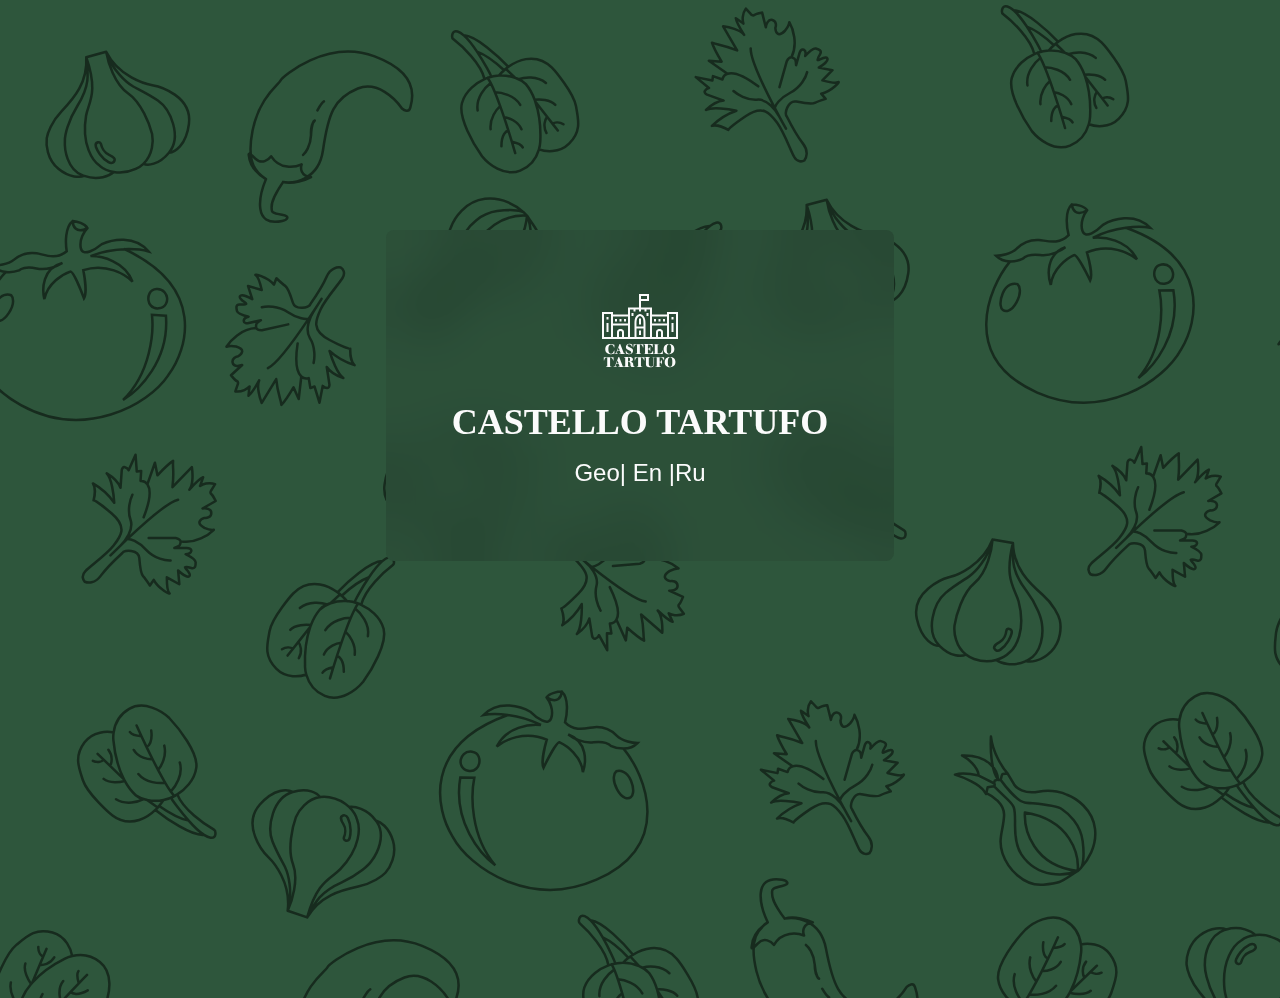
<file: page/menu-languages.html>
<!DOCTYPE html>
<html lang="en">
<head>
  <meta charset="UTF-8">
  <meta http-equiv="X-UA-Compatible" content="IE=edge">
  <meta name="viewport" content="width=device-width, initial-scale=1.0">
  <title>Castello Tartufo</title>
  <link type="image/x-icon" href="../img/favicon.ico.jpg" rel="shortcut icon">
  <link rel="stylesheet" href="../css/style.min.css">
</head>
<body>
  <section class="first-page">
    <div class="first-page_inner">
      <div class="first-page-logo">
        <svg width="76" height="75" viewBox="0 0 76 75" fill="none" xmlns="http://www.w3.org/2000/svg">
          <path fill-rule="evenodd" clip-rule="evenodd"
            d="M37 0H38H46H47V1V6V7H46H39V13.5H49H50V14.5V20.5H65V19V18H66H75H76V19V44V45H75H74.5H66H49H27H10H1H0V44V19V18H1H10H11V19V20.5H26V14.5V13.5H27H37V6V1V0ZM37 17.5V15.5H33.5V17.5H31.5V15.5H28V21.5V30.5V43H32.5V33.5C32.5 32.8164 32.4917 32.1324 32.4837 31.467L32.4837 31.4662L32.4836 31.4656C32.4732 30.6048 32.4632 29.7751 32.4719 29.0181C32.4878 27.6479 32.5633 26.354 32.8244 25.1931C33.0881 24.0203 33.5491 22.9452 34.3601 22.0448C35.1722 21.143 36.2737 20.4849 37.7059 20.0442L37.9963 19.9549L38.2873 20.0422C39.6788 20.4596 40.7565 21.1085 41.5582 22.0055C42.3561 22.8985 42.8222 23.9722 43.0984 25.146C43.5428 27.0347 43.5259 29.376 43.5075 31.9234C43.5038 32.4411 43.5 32.9673 43.5 33.5V43H48V30.5V21.5V15.5H44.5V17.5H42.5V15.5H39V17.5H37ZM41.5 34.5V43H34.5V34.5H41.5ZM39 5H45V2H39V5ZM29.5 19H31.5V22H29.5V19ZM44.5 19H46.5V22H44.5V19ZM34.4954 32.5H41.5029C41.5041 32.2706 41.5055 32.0451 41.5069 31.8235V31.8234C41.523 29.2769 41.5359 27.2375 41.1516 25.604C40.9278 24.6528 40.5814 23.914 40.0668 23.3382C39.6019 22.8179 38.9516 22.3768 38.0028 22.051C36.9977 22.4 36.3208 22.8563 35.8462 23.3833C35.3259 23.961 34.9869 24.6922 34.7756 25.6319C34.5617 26.5835 34.4872 27.7084 34.4718 29.0412C34.4631 29.7966 34.4727 30.5692 34.483 31.3949L34.4831 31.3962C34.4875 31.7532 34.4921 32.1202 34.4954 32.5ZM4.5 25.5V23H6.5V25.5H4.5ZM69.5 25.5V23H71.5V25.5H69.5ZM13 27.5V25H15V27.5H13ZM17.5 27.5V25H19.5V27.5H17.5ZM22 27.5V25H24V27.5H22ZM52 27.5V25H54V27.5H52ZM56.5 27.5V25H58.5V27.5H56.5ZM61 27.5V25H63V27.5H61ZM17.2433 37.419C17.0552 37.6279 17 37.8793 17 38V43H20V38C20 37.8793 19.9448 37.6279 19.7567 37.419C19.5974 37.242 19.258 37 18.5 37C17.742 37 17.4026 37.242 17.2433 37.419ZM11 43H15V38C15 37.454 15.1948 36.7054 15.7567 36.081C16.3474 35.4247 17.258 35 18.5 35C19.742 35 20.6526 35.4247 21.2433 36.081C21.8052 36.7054 22 37.454 22 38V43H26V31.5H11V43ZM56.2433 37.419C56.0552 37.6279 56 37.8793 56 38V43H59V38C59 37.8793 58.9448 37.6279 58.7567 37.419C58.5974 37.242 58.258 37 57.5 37C56.742 37 56.4026 37.242 56.2433 37.419ZM50 43H54V38C54 37.454 54.1948 36.7054 54.7567 36.081C55.3474 35.4247 56.258 35 57.5 35C58.742 35 59.6526 35.4247 60.2433 36.081C60.8052 36.7054 61 37.454 61 38V43H65V31.5H50V43ZM26 22.5H11V29.5H26V22.5ZM50 29.5H65V22.5H50V29.5ZM67 43H74V20H67V21.5V30.5V43ZM9 43V30.5V21.5V20H2V43H9ZM37 30.5V24.5H39V30.5H37ZM4.5 38V29H6.5V38H4.5ZM71.5 29H69.5V38H71.5V29ZM37 36.5V41H39V36.5H37Z"
            fill="#FBFBFB" />
          <path
            d="M12.405 53.406H11.929C11.845 52.65 11.5604 51.978 11.075 51.39C10.5337 50.7367 9.89905 50.41 9.17105 50.41C8.90038 50.41 8.64838 50.452 8.41505 50.536C8.19105 50.62 7.94838 50.7553 7.68705 50.942C7.16438 51.334 6.80505 51.9313 6.60905 52.734C6.46905 53.3033 6.39905 54.0267 6.39905 54.904C6.39905 55.744 6.44105 56.4253 6.52505 56.948C6.65571 57.7693 6.89371 58.404 7.23905 58.852C7.66838 59.412 8.26105 59.692 9.01705 59.692C9.73571 59.692 10.3844 59.342 10.963 58.642C11.411 58.1007 11.7704 57.4147 12.041 56.584H12.433V59.384C11.9664 59.636 11.3364 59.846 10.543 60.014C9.74971 60.182 9.04505 60.266 8.42905 60.266C6.86105 60.266 5.60105 59.7947 4.64905 58.852C3.70638 57.9 3.23505 56.6353 3.23505 55.058C3.23505 53.49 3.73438 52.2393 4.73305 51.306C5.74105 50.3633 7.03838 49.892 8.62505 49.892C9.21305 49.892 9.85238 49.976 10.543 50.144C11.0937 50.2747 11.7144 50.4707 12.405 50.732V53.406ZM12.7874 59.594H13.7954C13.9541 59.3047 14.1268 58.9313 14.3134 58.474C14.4721 58.1007 14.6261 57.7133 14.7754 57.312L17.5474 49.99H18.2614L21.9154 59.608H23.0074V60.014H17.3234V59.608H18.7654L17.7854 56.906H15.4474C15.1581 57.6247 14.9854 58.0633 14.9294 58.222C14.7334 58.7447 14.5934 59.202 14.5094 59.594H15.8534V59.986H12.7874V59.594ZM17.6734 56.5C17.5521 56.0707 17.3981 55.5853 17.2114 55.044C17.0901 54.708 16.9128 54.232 16.6794 53.616L15.5734 56.5H17.6734ZM24.1944 56.626C24.3624 57.494 24.7077 58.2127 25.2304 58.782C25.8184 59.4167 26.5324 59.734 27.3724 59.734C27.895 59.734 28.3244 59.6267 28.6604 59.412C29.0524 59.16 29.2484 58.7867 29.2484 58.292C29.2484 57.7507 28.7864 57.256 27.8624 56.808C26.2384 56.024 25.3844 55.604 25.3004 55.548C24.367 54.904 23.9004 54.078 23.9004 53.07C23.9004 52.062 24.2224 51.2733 24.8664 50.704C25.5104 50.1253 26.3457 49.836 27.3724 49.836C27.8764 49.836 28.3664 49.8967 28.8424 50.018C29.3277 50.13 29.785 50.3027 30.2144 50.536L30.3684 52.846L29.9064 52.86L29.8644 52.65C29.6684 52.006 29.3464 51.474 28.8984 51.054C28.3944 50.5873 27.825 50.354 27.1904 50.354C26.7797 50.354 26.425 50.438 26.1264 50.606C25.753 50.8207 25.5664 51.124 25.5664 51.516C25.5664 52.0667 26.033 52.5613 26.9664 53C28.6464 53.784 29.519 54.1993 29.5844 54.246C30.527 54.8807 30.9984 55.7113 30.9984 56.738C30.9984 57.802 30.6484 58.6513 29.9484 59.286C29.2484 59.9207 28.357 60.238 27.2744 60.238C26.565 60.238 25.9864 60.182 25.5384 60.07C25.0997 59.9673 24.535 59.7573 23.8444 59.44L23.7324 56.626H24.1944ZM31.5807 50.13H41.3387V53.49H40.8767C40.8767 52.65 40.6107 51.9593 40.0787 51.418C39.5467 50.8767 38.856 50.606 38.0067 50.606H37.8667V59.58H39.0847V59.986H33.7647V59.594H35.0107V50.508C33.9653 50.6573 33.242 50.9233 32.8407 51.306C32.4393 51.6887 32.15 52.398 31.9727 53.434H31.5807V50.13ZM41.819 59.636H43.037V50.578H41.875V50.116H50.737V53.238H50.317C49.925 51.4833 48.8097 50.606 46.971 50.606H45.921V54.806C46.6397 54.7313 47.125 54.554 47.377 54.274C47.573 54.05 47.7504 53.5553 47.909 52.79H48.343V57.354H47.895C47.895 56.6727 47.7317 56.15 47.405 55.786C47.0784 55.422 46.5837 55.24 45.921 55.24V59.608H46.537C47.769 59.608 48.6837 59.426 49.281 59.062C49.9904 58.6327 50.4664 57.8487 50.709 56.71H51.143V60.056H41.819V59.636ZM51.5662 59.594H52.7702V50.564H51.5942V50.144H56.8862V50.536H55.6542V59.538H56.2142C57.3622 59.538 58.2816 59.328 58.9722 58.908C59.7936 58.404 60.2602 57.6153 60.3722 56.542H60.7782V60.028H51.5662V59.594ZM72.3594 55.058C72.3594 56.626 71.8601 57.8907 70.8614 58.852C69.8627 59.804 68.5747 60.28 66.9974 60.28C65.3921 60.28 64.1041 59.8273 63.1334 58.922C62.1254 57.9887 61.6214 56.724 61.6214 55.128C61.6214 53.5507 62.1207 52.2813 63.1194 51.32C64.1181 50.3587 65.4154 49.878 67.0114 49.878C68.5981 49.878 69.8861 50.3447 70.8754 51.278C71.8647 52.2113 72.3594 53.4713 72.3594 55.058ZM67.0394 59.832C67.9914 59.832 68.6307 59.2253 68.9574 58.012C69.1347 57.3493 69.2234 56.3553 69.2234 55.03C69.2234 53.7233 69.1394 52.7527 68.9714 52.118C68.6541 50.9233 68.0287 50.326 67.0954 50.326C66.1527 50.326 65.4947 50.8627 65.1214 51.936C64.8787 52.6267 64.7574 53.5553 64.7574 54.722V55.716C64.7574 56.892 64.8647 57.774 65.0794 58.362C65.4341 59.342 66.0874 59.832 67.0394 59.832ZM1.79813 63.13H11.5561V66.49H11.0941C11.0941 65.65 10.8281 64.9593 10.2961 64.418C9.76413 63.8767 9.07347 63.606 8.22413 63.606H8.08413V72.58H9.30213V72.986H3.98213V72.594H5.22813V63.508C4.1828 63.6573 3.45947 63.9233 3.05813 64.306C2.6568 64.6887 2.36747 65.398 2.19013 66.434H1.79813V63.13ZM11.7005 72.594H12.7085C12.8672 72.3047 13.0398 71.9313 13.2265 71.474C13.3852 71.1007 13.5392 70.7133 13.6885 70.312L16.4605 62.99H17.1745L20.8285 72.608H21.9205V73.014H16.2365V72.608H17.6785L16.6985 69.906H14.3605C14.0712 70.6247 13.8985 71.0633 13.8425 71.222C13.6465 71.7447 13.5065 72.202 13.4225 72.594H14.7665V72.986H11.7005V72.594ZM16.5865 69.5C16.4652 69.0707 16.3112 68.5853 16.1245 68.044C16.0032 67.708 15.8258 67.232 15.5925 66.616L14.4865 69.5H16.5865ZM22.0014 72.608H23.2054V63.494H22.0154V63.116H27.4754C28.4648 63.116 29.2161 63.2187 29.7294 63.424C30.5321 63.7413 30.9334 64.3153 30.9334 65.146C30.9334 65.874 30.6908 66.4573 30.2054 66.896C29.8414 67.232 29.2628 67.5353 28.4694 67.806C29.8134 67.9367 30.6674 68.4173 31.0314 69.248C31.0874 69.3787 31.1948 70.1207 31.3534 71.474C31.4468 72.2393 31.8388 72.622 32.5294 72.622V73.014H30.6394C29.4541 73.014 28.7494 72.58 28.5254 71.712C28.4414 70.9093 28.3621 70.102 28.2874 69.29C28.0914 68.422 27.4334 67.988 26.3134 67.988L26.0614 68.002V72.608H27.2794V73H22.0014V72.608ZM26.2434 67.596C26.9248 67.596 27.3961 67.4233 27.6574 67.078C27.8814 66.7793 27.9934 66.2707 27.9934 65.552C27.9934 64.8333 27.9188 64.3433 27.7694 64.082C27.5548 63.7087 27.1161 63.522 26.4534 63.522H26.0474V67.596H26.2434ZM32.6813 63.13H42.4393V66.49H41.9773C41.9773 65.65 41.7113 64.9593 41.1793 64.418C40.6473 63.8767 39.9566 63.606 39.1073 63.606H38.9673V72.58H40.1853V72.986H34.8653V72.594H36.1113V63.508C35.0659 63.6573 34.3426 63.9233 33.9413 64.306C33.5399 64.6887 33.2506 65.398 33.0733 66.434H32.6813V63.13ZM42.7516 63.116H48.0016V63.508H46.8256V70.004C46.8256 70.816 46.975 71.4367 47.2736 71.866C47.6376 72.3887 48.207 72.65 48.9816 72.65C49.719 72.65 50.3116 72.4727 50.7596 72.118C51.2636 71.726 51.5156 71.1707 51.5156 70.452V63.508H50.4096V63.144H53.2656V63.508H52.0616V69.346C52.0616 70.718 51.8143 71.7027 51.3196 72.3C50.7783 72.9533 49.8356 73.28 48.4916 73.28L48.2256 73.266C46.5176 73.266 45.3603 72.9953 44.7536 72.454C44.2216 71.9873 43.9556 71.2827 43.9556 70.34V63.494H42.7516V63.116ZM53.5014 72.608H54.7334V63.55H53.5714V63.144H62.1254V66.252L61.6774 66.266L61.6494 66.056C61.3974 65.0107 60.9121 64.3153 60.1934 63.97C59.6708 63.718 58.8121 63.592 57.6174 63.592V67.82H57.7854C58.3454 67.82 58.7841 67.6193 59.1014 67.218C59.3814 66.854 59.5494 66.378 59.6054 65.79H60.0254V70.34H59.5914C59.5168 69.6027 59.3534 69.0847 59.1014 68.786C58.8028 68.4313 58.3081 68.254 57.6174 68.254V72.622H58.7934V73.056H53.5014V72.608ZM73.4463 68.058C73.4463 69.626 72.947 70.8907 71.9483 71.852C70.9496 72.804 69.6616 73.28 68.0843 73.28C66.479 73.28 65.191 72.8273 64.2203 71.922C63.2123 70.9887 62.7083 69.724 62.7083 68.128C62.7083 66.5507 63.2076 65.2813 64.2063 64.32C65.205 63.3587 66.5023 62.878 68.0983 62.878C69.685 62.878 70.973 63.3447 71.9623 64.278C72.9516 65.2113 73.4463 66.4713 73.4463 68.058ZM68.1263 72.832C69.0783 72.832 69.7176 72.2253 70.0443 71.012C70.2216 70.3493 70.3103 69.3553 70.3103 68.03C70.3103 66.7233 70.2263 65.7527 70.0583 65.118C69.741 63.9233 69.1156 63.326 68.1823 63.326C67.2396 63.326 66.5816 63.8627 66.2083 64.936C65.9656 65.6267 65.8443 66.5553 65.8443 67.722V68.716C65.8443 69.892 65.9516 70.774 66.1663 71.362C66.521 72.342 67.1743 72.832 68.1263 72.832Z"
            fill="#FBFBFB" />
        </svg>

      </div>
      <h1>Castello Tartufo</h1>
      <div class="languages">
        <a class="georgian" href="../menu_delivery/index.html/geo">Geo</a>
        <a class="english" href="../menu_delivery/index.html/en">| En |</a>
        <a class="russian" href="../menu_delivery/index.html/ru">Ru</a>
      </div>
    </div>
  </section>
</body>
</html>
</file>
<file: menu_delivery/static/css/main.b566a767.css>
body{-webkit-font-smoothing:antialiased;-moz-osx-font-smoothing:grayscale;font-family:-apple-system,BlinkMacSystemFont,Segoe UI,Roboto,Oxygen,Ubuntu,Cantarell,Fira Sans,Droid Sans,Helvetica Neue,sans-serif}code{font-family:source-code-pro,Menlo,Monaco,Consolas,Courier New,monospace}html{box-sizing:border-box;scroll-behavior:smooth}*,:after,:before{-webkit-tap-highlight-color:rgba(0,0,0,0)}body{margin:0;overflow-x:hidden;position:relative}h1,h2,h3,h4,li,p,ul{list-style:none;margin:0;padding:0}h2{color:#191919;font-family:Poiret One,cursive;font-size:20px;font-size:28px;font-style:normal;font-weight:400;letter-spacing:1.4px;line-height:normal;text-align:center;text-transform:uppercase}@media(min-width:1440px){h2{font-size:36px;letter-spacing:1.8px}}h3{color:#fbfbfb;font-family:Poiret One,cursive;font-size:20px;font-style:normal;font-weight:400;letter-spacing:1.6px;line-height:normal;text-transform:uppercase}@media(min-width:1440px){h3{font-size:24px;letter-spacing:1.2px}}a{display:inline-block;text-decoration:none}p{color:#191919;font-family:Manrope,sans-serif;font-size:16px;font-style:normal;font-weight:400;letter-spacing:.32px;line-height:160%;margin:0;text-align:center}@media(min-width:1440px){p{font-size:18px}}.header-container{background-color:#2e563c;padding:0 16px}.header-container.menu-page{background-color:#fff}@media(min-width:640px){.header-container{padding:0 36px}}@media(min-width:1024px){.header-container{padding:0 125px}}@media(min-width:1920px){.header-container{padding:0 375px}}.sticky{left:0;position:fixed;right:0;top:0;z-index:1000}.header-inner{display:flex;justify-content:space-between;padding:16px 0}.menu-desktop{display:none}@media(min-width:1024px){.menu-desktop{align-items:center;display:flex;gap:24px}.menu-desktop a{color:#1e1e1e;font-family:Manrope;font-size:16px;font-style:normal;font-weight:500;letter-spacing:1.28px;line-height:normal;text-align:center}.menu-desktop.menu-page a:first-child{border-color:#1e1e1e}.menu-desktop.menu-page a:hover{-webkit-animation:bounce2 2s ease infinite;animation:bounce2 2s ease infinite}.menu-desktop a:first-child{border:1px solid #fbfbfb;padding:12px 28px}}@media(min-width:1440px){.menu-desktop{gap:60px}.menu-desktop a{font-size:18px}}.menu-mobile{align-items:center;background-color:#2e563c;display:flex}.menu-mobile.menu-page{background-color:#fff}select:focus{border:none;outline:none}select.menu-page{background-color:#fff;border:none;color:#1e1e1e;min-height:25px}@media(min-width:1440px){select.menu-page{margin-top:10px}}.menu{padding-left:24px}@media(min-width:1024px){.menu{display:none}}.like{padding-left:10px}.menu-popup{display:inline-block;left:0;opacity:1;overflow:hidden;position:fixed;text-align:center;top:0;transition:inherit;visibility:visible;width:100%;z-index:200}.menu-popup .menu-popup_inner{background:#fbfbfb;border-bottom:2px solid #616161;border-radius:0 0 18px 18px;padding:16px;z-index:999}.menu-popup .menu-popup_inner .header-menu{display:flex;justify-content:space-between}.menu-popup .menu-popup_inner .header-menu .right-box{background-color:#fbfbfb;display:flex}.menu-popup .menu-popup_inner .header-menu .right-box select{background-color:#fbfbfb}.menu-popup .menu-popup_inner .header-menu .right-box .menu{padding-top:30px}.menu-popup .menu-popup_inner .header-menu .right-box .menu svg{display:block;margin:auto}.menu-popup .menu-popup_inner .navigation{align-items:flex-end;display:flex;flex-direction:column;gap:24px}.menu-popup .menu-popup_inner .navigation a{color:#a9a9a9;font-family:Manrope;font-size:16px;font-style:normal;font-weight:500;letter-spacing:1.28px;line-height:normal;text-transform:uppercase}.menu-popup .menu-popup_inner .navigation a:hover{color:#172b1e;font-weight:700}@media(min-width:640px){.menu-popup .menu-popup_inner{padding:16px 36px}}.menu-navigation{background-color:#fff;left:0;overflow-x:auto;position:fixed;top:0;white-space:nowrap;width:100%;z-index:1}.menu-navigation h2{margin-bottom:40px;margin-top:110px;max-width:320px;text-align:center}@media(min-width:375px){.menu-navigation h2{margin-bottom:32px;max-width:375px}}@media(min-width:425px){.menu-navigation h2{margin-bottom:32px;max-width:425px}}@media(min-width:640px){.menu-navigation h2{margin-bottom:32px;max-width:100%}}@media(min-width:1440px){.menu-navigation h2{margin-bottom:40px}}.menu-scroll_inner{overflow-x:auto}@media(min-width:1440px){.menu-scroll_inner{margin:0 auto;min-width:none;width:1160px}}.card-wrapper{box-sizing:initial;display:flex;gap:0;justify-content:flex-start;min-height:100%;min-width:none;overflow-x:auto}@media(min-width:1024px){.card-wrapper{justify-content:flex-start}}@media(min-width:1440px){.card-wrapper{margin:0 auto;min-width:none;width:1160px}}.card-wrapper::-webkit-scrollbar{display:none}li{align-items:center;-webkit-backdrop-filter:blur(10px);backdrop-filter:blur(10px);background:hsla(0,0%,98%,.1);border-bottom:2px solid #cdcdcd;border-radius:150px 150px 0 0;box-sizing:border-box;display:flex;flex-direction:column;height:100%;justify-content:flex-start;padding-right:32px;width:100%}li:hover{border-bottom:2px solid red;transition:.5s}li h3{color:#1e1e1e;padding-bottom:7px}li:first-child{margin-left:30px}li:last-child{margin-right:40px;padding-right:0}.active{border-bottom:2px solid red;transition:.5s}@media(min-width:1024px){li:first-child{margin-left:80px}li:last-child{margin-right:50px}}@media(min-width:1440px){li:first-child{margin-left:0}li:last-child{margin-right:0}}@media(min-width:1920px){li.menu-page h3{padding:0}li.menu-page:first-child{margin-left:375px}}.menu-delivery{background-image:url(/menu_delivery/static/media/fon-menu.fe38200c83546616ea44.svg);background-position:-150px 0;padding-top:250px;z-index:1}.menu-delivery .container{display:block;margin:0 auto;width:260px}@media(min-width:640px){.menu-delivery .container{width:568px}}@media(min-width:1024px){.menu-delivery .container{width:865px}}@media(min-width:1440px){.menu-delivery{padding-top:300px}.menu-delivery .container{width:1280px}}.menu-delivery_inner{padding-bottom:40px}.menu-delivery_inner h3{color:#1e1e1e;padding-bottom:24px}.ancor{-webkit-background-clip:content-box;background-clip:content-box;margin-top:-240px;padding-top:240px}@media(min-width:1440px){.ancor{-webkit-background-clip:content-box;background-clip:content-box;margin-top:-265px;padding-top:265px}}.product-cards{display:flex;flex-wrap:wrap;gap:24px;justify-content:center;padding:0 10px 40px}@media(min-width:640px){.product-cards{justify-content:flex-start;padding-bottom:40px}}@media(min-width:1024px){.product-cards{padding:0 0 40px}}.product-card{background:#fbfbfb;border-radius:8px;box-shadow:0 4px 8px 0 rgba(30,30,30,.25),0 -2px 8px 0 rgba(30,30,30,.25);outline:none;width:260px}.product-card img{cursor:pointer;display:block;height:223px;margin:0 auto;padding:0 20px}.product-card .description{background:#2e563c;display:flex;justify-content:space-between;padding:24px}.product-card .description h3{color:#fbfbfb;min-height:85px;padding:0}.product-card .description .like{cursor:pointer}.product-card .description .like.red #Vector,.product-card .description .like.red #Vector_2{fill:#ae1f13}.product-card .description .like.red #Vector_3,.product-card .description .like.red rect{fill:#e73628}.product-card .price{display:flex;justify-content:space-between;padding:16px}@media(min-width:1024px){.product-card .description .like svg:hover #Vector,.product-card .description .like svg:hover #Vector_2{fill:#bd6d00}.product-card .description .like svg:hover #Vector_3,.product-card .description .like svg:hover rect{fill:#f79e01}.product-card .description .like svg:active #Vector,.product-card .description .like svg:active #Vector_2{fill:#ae1f13}.product-card .description .like svg:active #Vector_3,.product-card .description .like svg:active rect{fill:#e73628}.product-card .description .red svg:hover #Vector,.product-card .description .red svg:hover #Vector_2{fill:#ae1f13}.product-card .description .red svg:hover #Vector_3,.product-card .description .red svg:hover rect{fill:#e73628}}@media(min-width:1440px){.product-card{width:300px}.product-card img{height:255px;padding:0 23px}}.wishlist{background:#f8c144;border-radius:180px;bottom:60px;box-shadow:inset 0 0 0 0 rgba(204,98,0,.25),inset -1px 0 2px 0 rgba(204,98,0,.25),inset -3px -2px 3px 0 rgba(204,98,0,.21),inset -6px -4px 4px 0 rgba(204,98,0,.13),inset -10px -7px 5px 0 rgba(204,98,0,.04),inset -16px -12px 6px 0 rgba(204,98,0,0);cursor:pointer;height:22px;padding:18px 16px;position:fixed;right:20px;width:26px;z-index:100}.wishlist.red path{stroke:none;fill:#cb393a}@media(min-width:1024px){.wishlist:hover{-webkit-animation:bounce2 2s ease infinite;animation:bounce2 2s ease infinite}@-webkit-keyframes bounce2{0%,20%,50%,80%,to{-webkit-transform:translateY(0);transform:translateY(0)}40%{-webkit-transform:translateY(-30px);transform:translateY(-30px)}60%{-webkit-transform:translateY(-15px);transform:translateY(-15px)}}@keyframes bounce2{0%,20%,50%,80%,to{-webkit-transform:translateY(0);transform:translateY(0)}40%{-webkit-transform:translateY(-30px);transform:translateY(-30px)}60%{-webkit-transform:translateY(-15px);transform:translateY(-15px)}}}@media(min-width:1440px){.wishlist{bottom:65px;right:100px}}@media(min-width:1920px){.wishlist{bottom:65px;right:250px}}.up{bottom:10px;position:fixed;right:30px;z-index:100}.up:hover rect{fill:#b3b3b3}@media(min-width:1440px){.up{bottom:10px;right:110px}}@media(min-width:1920px){.up{bottom:10px;right:260px}}.cart-popup{-webkit-backdrop-filter:blur(10px);backdrop-filter:blur(10px);background:hsla(0,0%,98%,.1);display:inline-block;height:100%;left:0;opacity:1;overflow:hidden;position:absolute;text-align:center;top:60px;transition:inherit;visibility:visible;width:100%;z-index:998}.cart-popup .cross{margin-top:40px}.cart-popup .cross svg{cursor:pointer;display:block;margin-left:auto;margin-right:0;padding:15px}.cart-popup .cross .cart-popup_inner{background-color:#2e563c;background-image:url(/menu_delivery/static/media/pattern.0813ebeaea5e2fae82b5.svg);background-position:150px 0;background-size:320%;border-radius:8px;box-sizing:initial;margin:0 auto;max-width:320px;overflow-x:hidden;overflow-y:auto;padding:16px;position:relative;z-index:999}.cart-popup .cross .cart-popup_inner ul{max-height:460px;overflow-y:auto}.cart-popup .cross .cart-popup_inner ul li{background-color:#fbfbfb;border-radius:8px;box-shadow:0 4px 8px 0 rgba(0,0,0,.25),0 -2px 8px 0 rgba(0,0,0,.25);display:flex;flex-direction:row;justify-content:space-between;margin:0 0 8px;outline:none;padding:16px 8px}.cart-popup .cross .cart-popup_inner ul li img{height:113px;width:113px}.cart-popup .cross .cart-popup_inner ul li .item-discription{display:flex;flex-direction:column;height:118px;justify-content:space-between;padding:0;width:100%}.cart-popup .cross .cart-popup_inner ul li .item-discription .discription-box{width:100%}.cart-popup .cross .cart-popup_inner ul li .item-discription .discription-box .title{color:#1e1e1e;font-size:12px;font-weight:400;letter-spacing:.24px;line-height:140%;padding-bottom:12px;text-align:left}.cart-popup .cross .cart-popup_inner ul li .item-discription .discription-box .title-weight{display:flex;justify-content:space-between}.cart-popup .cross .cart-popup_inner ul li .item-discription .discription-box .title-weight p{color:#1e1e1e;font-size:12px;letter-spacing:.96px;text-align:left}.cart-popup .cross .cart-popup_inner ul li .item-discription .discription-box .title-weight .weight{color:#a9a9a9;font-size:12px}.cart-popup .cross .cart-popup_inner ul li .item-discription .discription-box .price{font-size:14px;width:40px}.cart-popup .cross .cart-popup_inner ul li .item-discription .button-box{align-items:center;display:flex;justify-content:space-between}.cart-popup .cross .cart-popup_inner ul li .item-discription .button-box .counter{align-items:center;background:#2e563c;border-radius:5.78px;display:flex;height:22px;justify-content:space-between;padding:6px 8px}.cart-popup .cross .cart-popup_inner ul li .item-discription .button-box .counter p{color:#fbfbfb;font-size:13px;padding:0 8px;width:10px}.cart-popup .cross .cart-popup_inner ul li .item-discription .button-box .counter .plus{cursor:pointer;height:30px;padding-left:16px}.cart-popup .cross .cart-popup_inner ul li .item-discription .button-box .counter .plus svg{padding:10px 0}.cart-popup .cross .cart-popup_inner ul li .item-discription .button-box .counter .minus{cursor:pointer;height:30px;padding-right:16px}.cart-popup .cross .cart-popup_inner ul li .item-discription .button-box .counter svg{display:block;margin:auto;padding:15px 0}.cart-popup .cross .cart-popup_inner ul li .item-discription .button-box .delete{align-items:center;cursor:pointer;display:flex;height:22px;margin-left:24px;width:20px}.cart-popup .cross .cart-popup_inner ul li .item-discription .button-box .delete svg{height:16px;padding:0}.cart-popup .cross .cart-popup_inner textarea{background:#fbfbfb;border-radius:8px;box-shadow:0 4px 8px 0 rgba(0,0,0,.25),0 -2px 8px 0 rgba(0,0,0,.25);font-family:Manrope;font-size:14px;font-style:normal;font-weight:400;height:62px;line-height:normal;margin:16px 0;max-width:256px;min-width:256px;padding:16px}.cart-popup .cross .cart-popup_inner button{background:#f8c144;border:none;border-radius:8px;font-family:Manrope;font-size:16px;font-style:normal;font-weight:400;letter-spacing:.32px;line-height:160%;padding:16px 32px}.cart-popup .cross .cart-popup_inner button span{font-weight:700;letter-spacing:1.28px;line-height:normal;text-transform:uppercase}.cart-popup .cross .cart-popup_inner .delivery-information{color:#fbfbfb;font-family:Manrope;font-style:normal;font-weight:700;letter-spacing:1.44px;line-height:normal;padding-top:32px;text-align:center;text-transform:uppercase}.cart-popup .cross .cart-popup_inner .delivery-information span{cursor:pointer}.cart-popup .cross .cart-popup_inner .delivery-information a{color:#fbfbfb;cursor:pointer}.cart-popup .cross .cart-popup_inner .telegram{align-items:flex-end;display:flex;min-height:68px}.cart-popup .cross .cart-popup_inner .telegram svg{display:block;margin:0 auto;padding:0}.cart-popup .cross .cart-popup_inner .telegram svg:hover{-webkit-animation:bounce2 2s ease infinite;animation:bounce2 2s ease infinite}@-webkit-keyframes bounce2{0%,20%,50%,80%,to{-webkit-transform:translateY(0);transform:translateY(0)}40%{-webkit-transform:translateY(-30px);transform:translateY(-30px)}60%{-webkit-transform:translateY(-15px);transform:translateY(-15px)}}@keyframes bounce2{0%,20%,50%,80%,to{-webkit-transform:translateY(0);transform:translateY(0)}40%{-webkit-transform:translateY(-30px);transform:translateY(-30px)}60%{-webkit-transform:translateY(-15px);transform:translateY(-15px)}}@media(min-width:375px){.cart-popup .cross .cart-popup_inner textarea{max-width:285px;min-width:285px}.cart-popup .cart-popup_inner ul li img{padding-right:12px}}@media(min-width:640px){.cart-popup .cross{margin:40px auto 0;width:520px}.cart-popup .cross .cart-popup_inner{background-position:-100px -100px;background-size:190%;max-width:388px;position:relative}.cart-popup .cross .cart-popup_inner ul{max-height:450px}.cart-popup .cross .cart-popup_inner ul li{justify-content:flex-start;padding:16px 12px}.cart-popup .cross .cart-popup_inner ul li img{height:157px;padding-right:20px;width:157px}.cart-popup .cross .cart-popup_inner ul li .item-discription{height:150px;width:155px}.cart-popup .cross .cart-popup_inner ul li .item-discription .discription-box{flex-direction:column}.cart-popup .cross .cart-popup_inner ul li .item-discription .discription-box .title{font-family:Manrope;font-size:16px;font-weight:400;letter-spacing:.32px;line-height:140%}.cart-popup .cross .cart-popup_inner ul li .item-discription .discription-box .title-weight p{font-size:16px;font-weight:500;letter-spacing:1.28px;text-transform:uppercase}.cart-popup .cross .cart-popup_inner ul li .item-discription .discription-box .title-weight .weight{font-size:12px;font-weight:400;padding-bottom:16px;padding-top:0}.cart-popup .cross .cart-popup_inner ul li .item-discription .button-box .counter{padding:8px 16px}.cart-popup .cross .cart-popup_inner ul li .item-discription .button-box .counter p{font-size:18px;letter-spacing:.9px}.cart-popup .cross .cart-popup_inner ul li .item-discription .button-box .delete svg{height:22px}.cart-popup .cross .cart-popup_inner textarea{font-size:16px;max-width:355px;min-width:355px}}@media(min-width:1024px){.cart-popup .cross{width:1020px}.cart-popup .cross .cart-popup_inner{background-position:-100px -50px;background-size:130%;max-width:916px;padding:24px}.cart-popup .cross .cart-popup_inner ul{max-height:500px}.cart-popup .cross .cart-popup_inner ul li{margin-bottom:16px;padding:12px 32px}.cart-popup .cross .cart-popup_inner ul li img{height:184px;padding-right:30px;width:184px}.cart-popup .cross .cart-popup_inner ul li .item-discription{height:140px;margin:23px 0;width:100%}.cart-popup .cross .cart-popup_inner ul li .item-discription .discription-box{max-width:500px;min-width:133px}.cart-popup .cross .cart-popup_inner ul li .item-discription .discription-box .title{font-size:18px;font-weight:400;letter-spacing:.36px;line-height:160%}.cart-popup .cross .cart-popup_inner ul li .item-discription .discription-box .title-weight{align-items:flex-start;display:flex;justify-content:space-between;width:133px}.cart-popup .cross .cart-popup_inner ul li .item-discription .discription-box .title-weight p{font-size:18px;letter-spacing:.36px}.cart-popup .cross .cart-popup_inner ul li .item-discription .discription-box .title-weight .weight{font-size:16px;padding-bottom:0}.cart-popup .cross .cart-popup_inner ul li .item-discription .button-box{align-items:flex-start;flex-direction:column}.cart-popup .cross .cart-popup_inner ul li .item-discription .button-box .counter{align-self:flex-end}.cart-popup .cross .cart-popup_inner ul li .item-discription .button-box .counter p{font-size:18px;letter-spacing:.9px}.cart-popup .cross .cart-popup_inner ul li .item-discription .button-box .delete{height:26px;margin-left:0;width:24px}.cart-popup .cross .cart-popup_inner ul li .item-discription .button-box .delete svg{height:26px;padding:0;width:24px}.cart-popup .cross .cart-popup_inner textarea{max-width:850px;min-width:850px;padding:32px}}@media(min-width:1440px){.cart-popup .cross{width:1060px}.cart-popup .cross .cart-popup_inner{max-width:916px;padding:24px}.cart-popup .cross .cart-popup_inner ul{max-height:520px}.cart-popup .cross .cart-popup_inner ul li{margin-bottom:16px;padding:12px 32px}.cart-popup .cross .cart-popup_inner ul li img{height:184px;padding-right:30px;width:184px}.cart-popup .cross .cart-popup_inner ul li .item-discription{height:140px;width:100%}.cart-popup .cross .cart-popup_inner ul li .item-discription .title-weight{align-items:flex-start;display:flex;justify-content:space-between;padding-bottom:16px;width:390px}.cart-popup .cross .cart-popup_inner ul li .item-discription .title-weight p{font-size:18px;letter-spacing:.36px}.cart-popup .cross .cart-popup_inner ul li .item-discription .title-weight .weight{font-size:16px;padding-bottom:0}.cart-popup .cross .cart-popup_inner textarea{max-width:850px;min-width:850px;padding:32px}}.card-popup{-webkit-backdrop-filter:blur(2px);backdrop-filter:blur(2px);background:hsla(0,0%,98%,.1);display:inline-block;height:100%;left:0;opacity:1;overflow:hidden;position:fixed;text-align:center;top:110px;transition:inherit;visibility:visible;width:100%;z-index:998}.card-popup .card-popup_inner{background:#fbfbfb;border-radius:8px 0 0 8px;box-shadow:0 4px 4px 0 rgba(0,0,0,.25);box-sizing:initial;margin:0 auto;max-width:320px;overflow-x:hidden;overflow-y:auto;position:relative;z-index:999}.card-popup .card-popup_inner .image{position:relative}.card-popup .card-popup_inner .image img{height:320px}.card-popup .card-popup_inner .image .cross{cursor:pointer;padding:15px;position:absolute;right:0;top:0}.card-popup .card-popup_inner .discription_innder{background:#164328;padding:24px 16px}.card-popup .card-popup_inner .discription_innder .card-discription h2{color:#fbfbfb;font-size:20px;font-weight:400;letter-spacing:1.6px;padding-bottom:16px;text-align:left}.card-popup .card-popup_inner .discription_innder .card-discription .price-weight{display:flex;justify-content:space-between;padding-bottom:16px}.card-popup .card-popup_inner .discription_innder .card-discription .price-weight p{color:#fbfbfb}.card-popup .card-popup_inner .discription_innder .card-discription .discription{color:#fbfbfb;font-weight:400;letter-spacing:.32px;line-height:160%;padding-bottom:24px;text-align:left}.card-popup .card-popup_inner .discription_innder .buttons .add-to-wishlist{cursor:pointer}.card-popup .card-popup_inner .discription_innder .buttons .add-to-wishlist p{background:#f8c144;border-radius:8px;font-size:16px;padding:12px;text-align:center;text-transform:uppercase;transition:background 9999999s;width:219px}.card-popup .card-popup_inner .discription_innder .buttons .add-to-wishlist p:hover{font-size:18px;transition:.3s;width:230px}.card-popup .card-popup_inner .discription_innder .buttons .add-to-wishlist p:active{background:#fad175;transition:background 0s}@media(min-width:640px){.card-popup .card-popup_inner{max-width:377px}.card-popup .card-popup_inner .image img{flex-shrink:0;height:338px}.card-popup .card-popup_inner .discription_innder{padding:24px}.card-popup .card-popup_inner .discription_innder .card-discription .price-weight,.card-popup .card-popup_inner .discription_innder .card-discription h2{padding-bottom:16px}.card-popup .card-popup_inner .discription_innder .card-discription .discription{padding-bottom:32px}.card-popup .card-popup_inner .discription_innder .buttons .add-to-wishlist{padding:16px}}@media(min-width:1920px){.card-popup .card-popup_inner{max-width:680px}.card-popup .card-popup_inner .image img{flex-shrink:0;height:511px}.card-popup .card-popup_inner .discription_innder{padding:32px 24px}.card-popup .card-popup_inner .discription_innder .card-discription h2{font-size:24px;letter-spacing:1.2px;padding-bottom:24px}.card-popup .card-popup_inner .discription_innder .card-discription .price-weight{padding-bottom:16px}.card-popup .card-popup_inner .discription_innder .card-discription .price-weight p{font-size:18px;letter-spacing:.36px;line-height:160%}.card-popup .card-popup_inner .discription_innder .card-discription .discription{font-size:18px;letter-spacing:.36px;line-height:160%;padding-bottom:16px}.card-popup .card-popup_inner .discription_innder .buttons .add-to-wishlist p{background:#f8c144;border-radius:8px;display:block;font-size:18px;font-weight:500;letter-spacing:1.44px;padding:16px 32px;width:250px}.card-popup .card-popup_inner .discription_innder .buttons .add-to-wishlist p:hover{font-size:20px;width:280px}}footer.menu-page{background-color:#2e563c}footer .container{margin:0 20px}@media(min-width:640px){footer .container{margin:0 36px}}@media(min-width:1024px){footer .container{margin:0 120px}}.footer_inner{background-color:#2e563c;display:flex;justify-content:space-between;margin:0;padding:0 20px}@media(min-width:640px){.footer_inner{margin:0;padding:0 36px}}@media(min-width:1024px){.footer_inner{display:flex;justify-content:center;padding:0 80px}}@media(min-width:1440px){.footer_inner{margin:0;padding:0 230px}}@media(min-width:1920px){.footer_inner{padding:0 420px}}.footer_wrapper{align-items:flex-end;display:flex;flex-grow:1;justify-content:space-between;padding:80px 0;position:relative}.footer_wrapper .logo-footer{position:absolute;right:0;top:80px}@media(min-width:1440px){.footer_wrapper{padding:100px 0}.footer_wrapper .logo-footer{right:0;top:110px}}.info-box p{font-size:18px;text-align:left}.info-box a{color:#fbfbfb;font-size:18px}@media(min-width:1024px){.info-box{align-items:flex-end;display:flex;gap:60px;justify-content:flex-start;margin-right:80px;padding-right:80px}}@media(min-width:1440px){.info-box{display:flex;gap:130px;justify-content:center;margin-right:130px}}@media(min-width:1920px){.info-box{gap:150px;margin-right:150px}}.space{margin-bottom:32px}.space.menu-page p{color:#fbfbfb}@media(min-width:640px){.space{margin-bottom:40px}}@media(min-width:1024px){.space{margin-bottom:0}.work-time{min-width:135px}}@media(min-width:640px){.contacts{max-width:300px}}.social-media{display:flex;flex-wrap:nowrap}.social-media .itm:hover rect{fill:#fbfbfb;box-shadow:inset 0 0 0 0 rgba(0,0,0,.1),inset 0 -1px 2px 0 rgba(0,0,0,.1),inset -2px -2px 3px 0 rgba(0,0,0,.09),inset -4px -6px 4px 0 rgba(0,0,0,.05),inset -7px -10px 5px 0 rgba(0,0,0,.01),inset -11px -15px 5px 0 transparent;transition:.3s}.social-media .itm:hover path{fill:#2e563c;transition:.3s}
/*# sourceMappingURL=main.b566a767.css.map*/
</file>
<file: menu_delivery_en/static/css/main.dcc98d86.css>
body{-webkit-font-smoothing:antialiased;-moz-osx-font-smoothing:grayscale;font-family:-apple-system,BlinkMacSystemFont,Segoe UI,Roboto,Oxygen,Ubuntu,Cantarell,Fira Sans,Droid Sans,Helvetica Neue,sans-serif}code{font-family:source-code-pro,Menlo,Monaco,Consolas,Courier New,monospace}html{box-sizing:border-box;scroll-behavior:smooth}*,:after,:before{-webkit-tap-highlight-color:rgba(0,0,0,0)}body{margin:0;overflow-x:hidden;position:relative}h1,h2,h3,h4,li,p,ul{list-style:none;margin:0;padding:0}h2{color:#191919;font-family:Poiret One,cursive;font-size:20px;font-size:28px;font-style:normal;font-weight:400;letter-spacing:1.4px;line-height:normal;text-align:center;text-transform:uppercase}@media(min-width:1440px){h2{font-size:36px;letter-spacing:1.8px}}h3{color:#fbfbfb;font-family:Poiret One,cursive;font-size:20px;font-style:normal;font-weight:400;letter-spacing:1.6px;line-height:normal;text-transform:uppercase}@media(min-width:1440px){h3{font-size:24px;letter-spacing:1.2px}}a{display:inline-block;text-decoration:none}p{color:#191919;font-family:Manrope,sans-serif;font-size:16px;font-style:normal;font-weight:400;letter-spacing:.32px;line-height:160%;margin:0;text-align:center}@media(min-width:1440px){p{font-size:18px}}.header-container{background-color:#2e563c;padding:0 16px}.header-container.menu-page{background-color:#fff}@media(min-width:640px){.header-container{padding:0 36px}}@media(min-width:1024px){.header-container{padding:0 125px}}@media(min-width:1920px){.header-container{padding:0 375px}}.sticky{left:0;position:fixed;right:0;top:0;z-index:1000}.header-inner{display:flex;justify-content:space-between;padding:16px 0}.menu-desktop{display:none}@media(min-width:1024px){.menu-desktop{align-items:center;display:flex;gap:24px}.menu-desktop a{color:#1e1e1e;font-family:Manrope;font-size:16px;font-style:normal;font-weight:500;letter-spacing:1.28px;line-height:normal;text-align:center}.menu-desktop.menu-page a:first-child{border-color:#1e1e1e}.menu-desktop.menu-page a:hover{-webkit-animation:bounce2 2s ease infinite;animation:bounce2 2s ease infinite}.menu-desktop a:first-child{border:1px solid #fbfbfb;padding:12px 28px}}@media(min-width:1440px){.menu-desktop{gap:60px}.menu-desktop a{font-size:18px}}.menu-mobile{align-items:center;background-color:#2e563c;display:flex}.menu-mobile.menu-page{background-color:#fff}select:focus{border:none;outline:none}select.menu-page{background-color:#fff;border:none;color:#1e1e1e;min-height:25px}@media(min-width:1440px){select.menu-page{margin-top:10px}}.menu{padding-left:24px}@media(min-width:1024px){.menu{display:none}}.like{padding-left:10px}.menu-popup{display:inline-block;left:0;opacity:1;overflow:hidden;position:fixed;text-align:center;top:0;transition:inherit;visibility:visible;width:100%;z-index:200}.menu-popup .menu-popup_inner{background:#fbfbfb;border-bottom:2px solid #616161;border-radius:0 0 18px 18px;padding:16px;z-index:999}.menu-popup .menu-popup_inner .header-menu{display:flex;justify-content:space-between}.menu-popup .menu-popup_inner .header-menu .right-box{background-color:#fbfbfb;display:flex}.menu-popup .menu-popup_inner .header-menu .right-box select{background-color:#fbfbfb}.menu-popup .menu-popup_inner .header-menu .right-box .menu{padding-top:30px}.menu-popup .menu-popup_inner .header-menu .right-box .menu svg{display:block;margin:auto}.menu-popup .menu-popup_inner .navigation{align-items:flex-end;display:flex;flex-direction:column;gap:24px}.menu-popup .menu-popup_inner .navigation a{color:#a9a9a9;font-family:Manrope;font-size:16px;font-style:normal;font-weight:500;letter-spacing:1.28px;line-height:normal;text-transform:uppercase}.menu-popup .menu-popup_inner .navigation a:hover{color:#172b1e;font-weight:700}@media(min-width:640px){.menu-popup .menu-popup_inner{padding:16px 36px}}.menu-navigation{background-color:#fff;left:0;overflow-x:auto;position:fixed;top:0;white-space:nowrap;width:100%;z-index:1}.menu-navigation h2{margin-bottom:40px;margin-top:110px;max-width:320px;text-align:center}@media(min-width:375px){.menu-navigation h2{margin-bottom:32px;max-width:375px}}@media(min-width:425px){.menu-navigation h2{margin-bottom:32px;max-width:425px}}@media(min-width:640px){.menu-navigation h2{margin-bottom:32px;max-width:100%}}@media(min-width:1440px){.menu-navigation h2{margin-bottom:40px}}.menu-scroll_inner{overflow-x:auto}@media(min-width:1440px){.menu-scroll_inner{margin:0 auto;min-width:none;width:1160px}}.card-wrapper{box-sizing:initial;display:flex;gap:0;justify-content:flex-start;min-height:100%;min-width:none;overflow-x:auto}@media(min-width:1024px){.card-wrapper{justify-content:flex-start}}@media(min-width:1440px){.card-wrapper{margin:0 auto;min-width:none;width:1160px}}.card-wrapper::-webkit-scrollbar{display:none}li{align-items:center;-webkit-backdrop-filter:blur(10px);backdrop-filter:blur(10px);background:hsla(0,0%,98%,.1);border-bottom:2px solid #cdcdcd;border-radius:150px 150px 0 0;box-sizing:border-box;display:flex;flex-direction:column;height:100%;justify-content:flex-start;padding-right:32px;width:100%}li:hover{border-bottom:2px solid red;transition:.5s}li h3{color:#1e1e1e;padding-bottom:7px}li:first-child{margin-left:30px}li:last-child{margin-right:40px;padding-right:0}.active{border-bottom:2px solid red;transition:.5s}@media(min-width:1024px){li:first-child{margin-left:80px}li:last-child{margin-right:50px}}@media(min-width:1440px){li:first-child{margin-left:0}li:last-child{margin-right:0}}@media(min-width:1920px){li.menu-page h3{padding:0}li.menu-page:first-child{margin-left:375px}}.menu-delivery{background-image:url(/menu_delivery_en/static/media/fon-menu.fe38200c83546616ea44.svg);background-position:-150px 0;padding-top:250px;z-index:1}.menu-delivery .container{display:block;margin:0 auto;width:260px}@media(min-width:640px){.menu-delivery .container{width:568px}}@media(min-width:1024px){.menu-delivery .container{width:865px}}@media(min-width:1440px){.menu-delivery{padding-top:300px}.menu-delivery .container{width:1280px}}.menu-delivery_inner{padding-bottom:40px}.menu-delivery_inner h3{color:#1e1e1e;padding-bottom:24px}.ancor{-webkit-background-clip:content-box;background-clip:content-box;margin-top:-240px;padding-top:240px}@media(min-width:1440px){.ancor{-webkit-background-clip:content-box;background-clip:content-box;margin-top:-265px;padding-top:265px}}.product-cards{display:flex;flex-wrap:wrap;gap:24px;justify-content:center;padding:0 10px 40px}@media(min-width:640px){.product-cards{justify-content:flex-start;padding-bottom:40px}}@media(min-width:1024px){.product-cards{padding:0 0 40px}}.product-card{background:#fbfbfb;border-radius:8px;box-shadow:0 4px 8px 0 rgba(30,30,30,.25),0 -2px 8px 0 rgba(30,30,30,.25);outline:none;width:260px}.product-card img{cursor:pointer;display:block;height:223px;margin:0 auto;padding:0 20px}.product-card .description{background:#2e563c;display:flex;justify-content:space-between;padding:24px}.product-card .description h3{color:#fbfbfb;min-height:85px;padding:0}.product-card .description .like{cursor:pointer}.product-card .description .like.red #Vector,.product-card .description .like.red #Vector_2{fill:#ae1f13}.product-card .description .like.red #Vector_3,.product-card .description .like.red rect{fill:#e73628}.product-card .price{display:flex;justify-content:space-between;padding:16px}@media(min-width:1024px){.product-card .description .like svg:hover #Vector,.product-card .description .like svg:hover #Vector_2{fill:#bd6d00}.product-card .description .like svg:hover #Vector_3,.product-card .description .like svg:hover rect{fill:#f79e01}.product-card .description .like svg:active #Vector,.product-card .description .like svg:active #Vector_2{fill:#ae1f13}.product-card .description .like svg:active #Vector_3,.product-card .description .like svg:active rect{fill:#e73628}.product-card .description .red svg:hover #Vector,.product-card .description .red svg:hover #Vector_2{fill:#ae1f13}.product-card .description .red svg:hover #Vector_3,.product-card .description .red svg:hover rect{fill:#e73628}}@media(min-width:1440px){.product-card{width:300px}.product-card img{height:255px;padding:0 23px}}.wishlist{background:#f8c144;border-radius:180px;bottom:60px;box-shadow:inset 0 0 0 0 rgba(204,98,0,.25),inset -1px 0 2px 0 rgba(204,98,0,.25),inset -3px -2px 3px 0 rgba(204,98,0,.21),inset -6px -4px 4px 0 rgba(204,98,0,.13),inset -10px -7px 5px 0 rgba(204,98,0,.04),inset -16px -12px 6px 0 rgba(204,98,0,0);cursor:pointer;height:22px;padding:18px 16px;position:fixed;right:20px;width:26px;z-index:100}.wishlist.red path{stroke:none;fill:#cb393a}@media(min-width:1024px){.wishlist:hover{-webkit-animation:bounce2 2s ease infinite;animation:bounce2 2s ease infinite}@-webkit-keyframes bounce2{0%,20%,50%,80%,to{-webkit-transform:translateY(0);transform:translateY(0)}40%{-webkit-transform:translateY(-30px);transform:translateY(-30px)}60%{-webkit-transform:translateY(-15px);transform:translateY(-15px)}}@keyframes bounce2{0%,20%,50%,80%,to{-webkit-transform:translateY(0);transform:translateY(0)}40%{-webkit-transform:translateY(-30px);transform:translateY(-30px)}60%{-webkit-transform:translateY(-15px);transform:translateY(-15px)}}}@media(min-width:1440px){.wishlist{bottom:65px;right:100px}}@media(min-width:1920px){.wishlist{bottom:65px;right:250px}}.up{bottom:10px;position:fixed;right:30px;z-index:100}.up:hover rect{fill:#b3b3b3}@media(min-width:1440px){.up{bottom:10px;right:110px}}@media(min-width:1920px){.up{bottom:10px;right:260px}}.cart-popup{-webkit-backdrop-filter:blur(10px);backdrop-filter:blur(10px);background:hsla(0,0%,98%,.1);display:inline-block;height:100%;left:0;opacity:1;overflow:hidden;position:absolute;text-align:center;top:60px;transition:inherit;visibility:visible;width:100%;z-index:998}.cart-popup .cross{margin-top:40px}.cart-popup .cross svg{cursor:pointer;display:block;margin-left:auto;margin-right:0;padding:15px}.cart-popup .cross .cart-popup_inner{background-color:#2e563c;background-image:url(/menu_delivery_en/static/media/pattern.0813ebeaea5e2fae82b5.svg);background-position:150px 0;background-size:320%;border-radius:8px;box-sizing:initial;margin:0 auto;max-width:320px;overflow-x:hidden;overflow-y:auto;padding:16px;position:relative;z-index:999}.cart-popup .cross .cart-popup_inner ul{max-height:460px;overflow-y:auto}.cart-popup .cross .cart-popup_inner ul li{background-color:#fbfbfb;border-radius:8px;box-shadow:0 4px 8px 0 rgba(0,0,0,.25),0 -2px 8px 0 rgba(0,0,0,.25);display:flex;flex-direction:row;justify-content:space-between;margin:0 0 8px;outline:none;padding:16px 8px}.cart-popup .cross .cart-popup_inner ul li img{height:113px;width:113px}.cart-popup .cross .cart-popup_inner ul li .item-discription{display:flex;flex-direction:column;height:118px;justify-content:space-between;padding:0;width:100%}.cart-popup .cross .cart-popup_inner ul li .item-discription .discription-box{width:100%}.cart-popup .cross .cart-popup_inner ul li .item-discription .discription-box .title{color:#1e1e1e;font-size:12px;font-weight:400;letter-spacing:.24px;line-height:140%;padding-bottom:12px;text-align:left}.cart-popup .cross .cart-popup_inner ul li .item-discription .discription-box .title-weight{display:flex;justify-content:space-between}.cart-popup .cross .cart-popup_inner ul li .item-discription .discription-box .title-weight p{color:#1e1e1e;font-size:12px;letter-spacing:.96px;text-align:left}.cart-popup .cross .cart-popup_inner ul li .item-discription .discription-box .title-weight .weight{color:#a9a9a9;font-size:12px}.cart-popup .cross .cart-popup_inner ul li .item-discription .discription-box .price{font-size:14px;width:40px}.cart-popup .cross .cart-popup_inner ul li .item-discription .button-box{align-items:center;display:flex;justify-content:space-between}.cart-popup .cross .cart-popup_inner ul li .item-discription .button-box .counter{align-items:center;background:#2e563c;border-radius:5.78px;display:flex;height:22px;justify-content:space-between;padding:6px 8px}.cart-popup .cross .cart-popup_inner ul li .item-discription .button-box .counter p{color:#fbfbfb;font-size:13px;padding:0 8px;width:10px}.cart-popup .cross .cart-popup_inner ul li .item-discription .button-box .counter .plus{cursor:pointer;height:30px;padding-left:16px}.cart-popup .cross .cart-popup_inner ul li .item-discription .button-box .counter .plus svg{padding:10px 0}.cart-popup .cross .cart-popup_inner ul li .item-discription .button-box .counter .minus{cursor:pointer;height:30px;padding-right:16px}.cart-popup .cross .cart-popup_inner ul li .item-discription .button-box .counter svg{display:block;margin:auto;padding:15px 0}.cart-popup .cross .cart-popup_inner ul li .item-discription .button-box .delete{align-items:center;cursor:pointer;display:flex;height:22px;margin-left:24px;width:20px}.cart-popup .cross .cart-popup_inner ul li .item-discription .button-box .delete svg{height:16px;padding:0}.cart-popup .cross .cart-popup_inner textarea{background:#fbfbfb;border-radius:8px;box-shadow:0 4px 8px 0 rgba(0,0,0,.25),0 -2px 8px 0 rgba(0,0,0,.25);font-family:Manrope;font-size:14px;font-style:normal;font-weight:400;height:62px;line-height:normal;margin:16px 0;max-width:256px;min-width:256px;padding:16px}.cart-popup .cross .cart-popup_inner button{background:#f8c144;border:none;border-radius:8px;font-family:Manrope;font-size:16px;font-style:normal;font-weight:400;letter-spacing:.32px;line-height:160%;padding:16px 32px}.cart-popup .cross .cart-popup_inner button span{font-weight:700;letter-spacing:1.28px;line-height:normal;text-transform:uppercase}.cart-popup .cross .cart-popup_inner .delivery-information{color:#fbfbfb;font-family:Manrope;font-style:normal;font-weight:700;letter-spacing:1.44px;line-height:normal;padding-top:32px;text-align:center;text-transform:uppercase}.cart-popup .cross .cart-popup_inner .delivery-information span{cursor:pointer}.cart-popup .cross .cart-popup_inner .delivery-information a{color:#fbfbfb;cursor:pointer}.cart-popup .cross .cart-popup_inner .telegram{align-items:flex-end;display:flex;min-height:68px}.cart-popup .cross .cart-popup_inner .telegram svg{display:block;margin:0 auto;padding:0}.cart-popup .cross .cart-popup_inner .telegram svg:hover{-webkit-animation:bounce2 2s ease infinite;animation:bounce2 2s ease infinite}@-webkit-keyframes bounce2{0%,20%,50%,80%,to{-webkit-transform:translateY(0);transform:translateY(0)}40%{-webkit-transform:translateY(-30px);transform:translateY(-30px)}60%{-webkit-transform:translateY(-15px);transform:translateY(-15px)}}@keyframes bounce2{0%,20%,50%,80%,to{-webkit-transform:translateY(0);transform:translateY(0)}40%{-webkit-transform:translateY(-30px);transform:translateY(-30px)}60%{-webkit-transform:translateY(-15px);transform:translateY(-15px)}}@media(min-width:375px){.cart-popup .cross .cart-popup_inner textarea{max-width:285px;min-width:285px}.cart-popup .cart-popup_inner ul li img{padding-right:12px}}@media(min-width:640px){.cart-popup .cross{margin:40px auto 0;width:520px}.cart-popup .cross .cart-popup_inner{background-position:-100px -100px;background-size:190%;max-width:388px;position:relative}.cart-popup .cross .cart-popup_inner ul{max-height:450px}.cart-popup .cross .cart-popup_inner ul li{justify-content:flex-start;padding:16px 12px}.cart-popup .cross .cart-popup_inner ul li img{height:157px;padding-right:20px;width:157px}.cart-popup .cross .cart-popup_inner ul li .item-discription{height:150px;width:155px}.cart-popup .cross .cart-popup_inner ul li .item-discription .discription-box{flex-direction:column}.cart-popup .cross .cart-popup_inner ul li .item-discription .discription-box .title{font-family:Manrope;font-size:16px;font-weight:400;letter-spacing:.32px;line-height:140%}.cart-popup .cross .cart-popup_inner ul li .item-discription .discription-box .title-weight p{font-size:16px;font-weight:500;letter-spacing:1.28px;text-transform:uppercase}.cart-popup .cross .cart-popup_inner ul li .item-discription .discription-box .title-weight .weight{font-size:12px;font-weight:400;padding-bottom:16px;padding-top:0}.cart-popup .cross .cart-popup_inner ul li .item-discription .button-box .counter{padding:8px 16px}.cart-popup .cross .cart-popup_inner ul li .item-discription .button-box .counter p{font-size:18px;letter-spacing:.9px}.cart-popup .cross .cart-popup_inner ul li .item-discription .button-box .delete svg{height:22px}.cart-popup .cross .cart-popup_inner textarea{font-size:16px;max-width:355px;min-width:355px}}@media(min-width:1024px){.cart-popup .cross{width:1020px}.cart-popup .cross .cart-popup_inner{background-position:-100px -50px;background-size:130%;max-width:916px;padding:24px}.cart-popup .cross .cart-popup_inner ul{max-height:500px}.cart-popup .cross .cart-popup_inner ul li{margin-bottom:16px;padding:12px 32px}.cart-popup .cross .cart-popup_inner ul li img{height:184px;padding-right:30px;width:184px}.cart-popup .cross .cart-popup_inner ul li .item-discription{height:140px;margin:23px 0;width:100%}.cart-popup .cross .cart-popup_inner ul li .item-discription .discription-box{max-width:500px;min-width:133px}.cart-popup .cross .cart-popup_inner ul li .item-discription .discription-box .title{font-size:18px;font-weight:400;letter-spacing:.36px;line-height:160%}.cart-popup .cross .cart-popup_inner ul li .item-discription .discription-box .title-weight{align-items:flex-start;display:flex;justify-content:space-between;width:133px}.cart-popup .cross .cart-popup_inner ul li .item-discription .discription-box .title-weight p{font-size:18px;letter-spacing:.36px}.cart-popup .cross .cart-popup_inner ul li .item-discription .discription-box .title-weight .weight{font-size:16px;padding-bottom:0}.cart-popup .cross .cart-popup_inner ul li .item-discription .button-box{align-items:flex-start;flex-direction:column}.cart-popup .cross .cart-popup_inner ul li .item-discription .button-box .counter{align-self:flex-end}.cart-popup .cross .cart-popup_inner ul li .item-discription .button-box .counter p{font-size:18px;letter-spacing:.9px}.cart-popup .cross .cart-popup_inner ul li .item-discription .button-box .delete{height:26px;margin-left:0;width:24px}.cart-popup .cross .cart-popup_inner ul li .item-discription .button-box .delete svg{height:26px;padding:0;width:24px}.cart-popup .cross .cart-popup_inner textarea{max-width:850px;min-width:850px;padding:32px}}@media(min-width:1440px){.cart-popup .cross{width:1060px}.cart-popup .cross .cart-popup_inner{max-width:916px;padding:24px}.cart-popup .cross .cart-popup_inner ul{max-height:520px}.cart-popup .cross .cart-popup_inner ul li{margin-bottom:16px;padding:12px 32px}.cart-popup .cross .cart-popup_inner ul li img{height:184px;padding-right:30px;width:184px}.cart-popup .cross .cart-popup_inner ul li .item-discription{height:140px;width:100%}.cart-popup .cross .cart-popup_inner ul li .item-discription .title-weight{align-items:flex-start;display:flex;justify-content:space-between;padding-bottom:16px;width:390px}.cart-popup .cross .cart-popup_inner ul li .item-discription .title-weight p{font-size:18px;letter-spacing:.36px}.cart-popup .cross .cart-popup_inner ul li .item-discription .title-weight .weight{font-size:16px;padding-bottom:0}.cart-popup .cross .cart-popup_inner textarea{max-width:850px;min-width:850px;padding:32px}}.card-popup{-webkit-backdrop-filter:blur(2px);backdrop-filter:blur(2px);background:hsla(0,0%,98%,.1);display:inline-block;height:100%;left:0;opacity:1;overflow:hidden;position:fixed;text-align:center;top:110px;transition:inherit;visibility:visible;width:100%;z-index:998}.card-popup .card-popup_inner{background:#fbfbfb;border-radius:8px 0 0 8px;box-shadow:0 4px 4px 0 rgba(0,0,0,.25);box-sizing:initial;margin:0 auto;max-width:320px;overflow-x:hidden;overflow-y:auto;position:relative;z-index:999}.card-popup .card-popup_inner .image{position:relative}.card-popup .card-popup_inner .image img{height:320px}.card-popup .card-popup_inner .image .cross{cursor:pointer;padding:15px;position:absolute;right:0;top:0}.card-popup .card-popup_inner .discription_innder{background:#164328;padding:24px 16px}.card-popup .card-popup_inner .discription_innder .card-discription h2{color:#fbfbfb;font-size:20px;font-weight:400;letter-spacing:1.6px;padding-bottom:16px;text-align:left}.card-popup .card-popup_inner .discription_innder .card-discription .price-weight{display:flex;justify-content:space-between;padding-bottom:16px}.card-popup .card-popup_inner .discription_innder .card-discription .price-weight p{color:#fbfbfb}.card-popup .card-popup_inner .discription_innder .card-discription .discription{color:#fbfbfb;font-weight:400;letter-spacing:.32px;line-height:160%;padding-bottom:24px;text-align:left}.card-popup .card-popup_inner .discription_innder .buttons .add-to-wishlist{cursor:pointer}.card-popup .card-popup_inner .discription_innder .buttons .add-to-wishlist p{background:#f8c144;border-radius:8px;font-size:16px;padding:12px;text-align:center;text-transform:uppercase;transition:background 9999999s;width:219px}.card-popup .card-popup_inner .discription_innder .buttons .add-to-wishlist p:hover{font-size:18px;transition:.3s;width:230px}.card-popup .card-popup_inner .discription_innder .buttons .add-to-wishlist p:active{background:#fad175;transition:background 0s}@media(min-width:640px){.card-popup .card-popup_inner{max-width:377px}.card-popup .card-popup_inner .image img{flex-shrink:0;height:338px}.card-popup .card-popup_inner .discription_innder{padding:24px}.card-popup .card-popup_inner .discription_innder .card-discription .price-weight,.card-popup .card-popup_inner .discription_innder .card-discription h2{padding-bottom:16px}.card-popup .card-popup_inner .discription_innder .card-discription .discription{padding-bottom:32px}.card-popup .card-popup_inner .discription_innder .buttons .add-to-wishlist{padding:16px}}@media(min-width:1920px){.card-popup .card-popup_inner{max-width:680px}.card-popup .card-popup_inner .image img{flex-shrink:0;height:511px}.card-popup .card-popup_inner .discription_innder{padding:32px 24px}.card-popup .card-popup_inner .discription_innder .card-discription h2{font-size:24px;letter-spacing:1.2px;padding-bottom:24px}.card-popup .card-popup_inner .discription_innder .card-discription .price-weight{padding-bottom:16px}.card-popup .card-popup_inner .discription_innder .card-discription .price-weight p{font-size:18px;letter-spacing:.36px;line-height:160%}.card-popup .card-popup_inner .discription_innder .card-discription .discription{font-size:18px;letter-spacing:.36px;line-height:160%;padding-bottom:16px}.card-popup .card-popup_inner .discription_innder .buttons .add-to-wishlist p{background:#f8c144;border-radius:8px;display:block;font-size:18px;font-weight:500;letter-spacing:1.44px;padding:16px 32px;width:250px}.card-popup .card-popup_inner .discription_innder .buttons .add-to-wishlist p:hover{font-size:20px;width:280px}}footer.menu-page{background-color:#2e563c}footer .container{margin:0 20px}@media(min-width:640px){footer .container{margin:0 36px}}@media(min-width:1024px){footer .container{margin:0 120px}}.footer_inner{background-color:#2e563c;display:flex;justify-content:space-between;margin:0;padding:0 20px}@media(min-width:640px){.footer_inner{margin:0;padding:0 36px}}@media(min-width:1024px){.footer_inner{display:flex;justify-content:center;padding:0 80px}}@media(min-width:1440px){.footer_inner{margin:0;padding:0 230px}}@media(min-width:1920px){.footer_inner{padding:0 420px}}.footer_wrapper{align-items:flex-end;display:flex;flex-grow:1;justify-content:space-between;padding:80px 0;position:relative}.footer_wrapper .logo-footer{position:absolute;right:0;top:80px}@media(min-width:1440px){.footer_wrapper{padding:100px 0}.footer_wrapper .logo-footer{right:0;top:110px}}.info-box p{font-size:18px;text-align:left}.info-box a{color:#fbfbfb;font-size:18px}@media(min-width:1024px){.info-box{align-items:flex-end;display:flex;gap:60px;justify-content:flex-start;margin-right:80px;padding-right:80px}}@media(min-width:1440px){.info-box{display:flex;gap:130px;justify-content:center;margin-right:130px}}@media(min-width:1920px){.info-box{gap:150px;margin-right:150px}}.space{margin-bottom:32px}.space.menu-page p{color:#fbfbfb}@media(min-width:640px){.space{margin-bottom:40px}}@media(min-width:1024px){.space{margin-bottom:0}.work-time{min-width:135px}}@media(min-width:640px){.contacts{max-width:300px}}.social-media{display:flex;flex-wrap:nowrap}.social-media .itm:hover rect{fill:#fbfbfb;box-shadow:inset 0 0 0 0 rgba(0,0,0,.1),inset 0 -1px 2px 0 rgba(0,0,0,.1),inset -2px -2px 3px 0 rgba(0,0,0,.09),inset -4px -6px 4px 0 rgba(0,0,0,.05),inset -7px -10px 5px 0 rgba(0,0,0,.01),inset -11px -15px 5px 0 transparent;transition:.3s}.social-media .itm:hover path{fill:#2e563c;transition:.3s}
/*# sourceMappingURL=main.dcc98d86.css.map*/
</file>
<file: menu_delivery_geo/static/css/main.4dd125ad.css>
body{-webkit-font-smoothing:antialiased;-moz-osx-font-smoothing:grayscale;font-family:-apple-system,BlinkMacSystemFont,Segoe UI,Roboto,Oxygen,Ubuntu,Cantarell,Fira Sans,Droid Sans,Helvetica Neue,sans-serif}code{font-family:source-code-pro,Menlo,Monaco,Consolas,Courier New,monospace}@font-face{font-display:swap;font-family:JuliaMono;font-style:normal;font-weight:500;src:url(/menu_delivery_geo/static/media/JuliaMono-Regular.20723df36d94e501326f.ttf) format("ttf")}h2,h3{font-family:JuliaMono,cursive}p{font-family:JuliaMono,sans-serif}html{box-sizing:border-box;scroll-behavior:smooth}*,:after,:before{-webkit-tap-highlight-color:rgba(0,0,0,0)}body{margin:0;overflow-x:hidden;position:relative}h1,h2,h3,h4,li,p,ul{list-style:none;margin:0;padding:0}h2{color:#191919;font-family:Poiret One,cursive;font-size:20px;font-size:28px;font-style:normal;font-weight:400;letter-spacing:1.4px;line-height:normal;text-align:center;text-transform:uppercase}@media(min-width:1440px){h2{font-size:36px;letter-spacing:1.8px}}h3{color:#fbfbfb;font-family:Poiret One,cursive;font-size:20px;font-style:normal;font-weight:400;letter-spacing:1.6px;line-height:normal;text-transform:uppercase}@media(min-width:1440px){h3{font-size:24px;letter-spacing:1.2px}}a{display:inline-block;text-decoration:none}p{color:#191919;font-family:Manrope,sans-serif;font-size:16px;font-style:normal;font-weight:400;letter-spacing:.32px;line-height:160%;margin:0;text-align:center}@media(min-width:1440px){p{font-size:18px}}.header-container{background-color:#2e563c;padding:0 16px}.header-container.menu-page{background-color:#fff}@media(min-width:640px){.header-container{padding:0 36px}}@media(min-width:1024px){.header-container{padding:0 125px}}@media(min-width:1920px){.header-container{padding:0 375px}}.sticky{left:0;position:fixed;right:0;top:0;z-index:1000}.header-inner{display:flex;justify-content:space-between;padding:16px 0}.menu-desktop{display:none}@media(min-width:1024px){.menu-desktop{align-items:center;display:flex;gap:24px}.menu-desktop a{color:#1e1e1e;font-family:Manrope;font-size:16px;font-style:normal;font-weight:500;letter-spacing:1.28px;line-height:normal;text-align:center}.menu-desktop.menu-page a:first-child{border-color:#1e1e1e}.menu-desktop.menu-page a:hover{-webkit-animation:bounce2 2s ease infinite;animation:bounce2 2s ease infinite}.menu-desktop a:first-child{border:1px solid #fbfbfb;padding:12px 28px}}@media(min-width:1440px){.menu-desktop{gap:60px}.menu-desktop a{font-size:18px}}.menu-mobile{align-items:center;background-color:#2e563c;display:flex}.menu-mobile.menu-page{background-color:#fff}select:focus{border:none;outline:none}select.menu-page{background-color:#fff;border:none;color:#1e1e1e;min-height:25px}@media(min-width:1440px){select.menu-page{margin-top:10px}}.menu{padding-left:24px}@media(min-width:1024px){.menu{display:none}}.like{padding-left:10px}.menu-popup{display:inline-block;left:0;opacity:1;overflow:hidden;position:fixed;text-align:center;top:0;transition:inherit;visibility:visible;width:100%;z-index:200}.menu-popup .menu-popup_inner{background:#fbfbfb;border-bottom:2px solid #616161;border-radius:0 0 18px 18px;padding:16px;z-index:999}.menu-popup .menu-popup_inner .header-menu{display:flex;justify-content:space-between}.menu-popup .menu-popup_inner .header-menu .right-box{background-color:#fbfbfb;display:flex}.menu-popup .menu-popup_inner .header-menu .right-box select{background-color:#fbfbfb}.menu-popup .menu-popup_inner .header-menu .right-box .menu{padding-top:30px}.menu-popup .menu-popup_inner .header-menu .right-box .menu svg{display:block;margin:auto}.menu-popup .menu-popup_inner .navigation{align-items:flex-end;display:flex;flex-direction:column;gap:24px}.menu-popup .menu-popup_inner .navigation a{color:#a9a9a9;font-family:Manrope;font-size:16px;font-style:normal;font-weight:500;letter-spacing:1.28px;line-height:normal;text-transform:uppercase}.menu-popup .menu-popup_inner .navigation a:hover{color:#172b1e;font-weight:700}@media(min-width:640px){.menu-popup .menu-popup_inner{padding:16px 36px}}.menu-navigation{background-color:#fff;left:0;overflow-x:auto;position:fixed;top:0;white-space:nowrap;width:100%;z-index:1}.menu-navigation h2{margin-bottom:40px;margin-top:110px;max-width:320px;text-align:center}@media(min-width:375px){.menu-navigation h2{margin-bottom:32px;max-width:375px}}@media(min-width:425px){.menu-navigation h2{margin-bottom:32px;max-width:425px}}@media(min-width:640px){.menu-navigation h2{margin-bottom:32px;max-width:100%}}@media(min-width:1440px){.menu-navigation h2{margin-bottom:40px}}.menu-scroll_inner{overflow-x:auto}@media(min-width:1440px){.menu-scroll_inner{margin:0 auto;min-width:none;width:1160px}}.card-wrapper{box-sizing:initial;display:flex;gap:0;justify-content:flex-start;min-height:100%;min-width:none;overflow-x:auto}@media(min-width:1024px){.card-wrapper{justify-content:flex-start}}@media(min-width:1440px){.card-wrapper{margin:0 auto;min-width:none;width:1160px}}.card-wrapper::-webkit-scrollbar{display:none}li{align-items:center;-webkit-backdrop-filter:blur(10px);backdrop-filter:blur(10px);background:hsla(0,0%,98%,.1);border-bottom:2px solid #cdcdcd;border-radius:150px 150px 0 0;box-sizing:border-box;display:flex;flex-direction:column;height:100%;justify-content:flex-start;padding-right:32px;width:100%}li:hover{border-bottom:2px solid red;transition:.5s}li h3{color:#1e1e1e;padding-bottom:7px}li:first-child{margin-left:30px}li:last-child{margin-right:40px;padding-right:0}.active{border-bottom:2px solid red;transition:.5s}@media(min-width:1024px){li:first-child{margin-left:80px}li:last-child{margin-right:50px}}@media(min-width:1440px){li:first-child{margin-left:0}li:last-child{margin-right:0}}@media(min-width:1920px){li.menu-page h3{padding:0}li.menu-page:first-child{margin-left:375px}}.menu-delivery{background-image:url(/menu_delivery_geo/static/media/fon-menu.fe38200c83546616ea44.svg);background-position:-150px 0;padding-top:250px;z-index:1}.menu-delivery .container{display:block;margin:0 auto;width:260px}@media(min-width:640px){.menu-delivery .container{width:568px}}@media(min-width:1024px){.menu-delivery .container{width:865px}}@media(min-width:1440px){.menu-delivery{padding-top:300px}.menu-delivery .container{width:1280px}}.menu-delivery_inner{padding-bottom:40px}.menu-delivery_inner h3{color:#1e1e1e;padding-bottom:24px}.ancor{-webkit-background-clip:content-box;background-clip:content-box;margin-top:-240px;padding-top:240px}@media(min-width:1440px){.ancor{-webkit-background-clip:content-box;background-clip:content-box;margin-top:-265px;padding-top:265px}}.product-cards{display:flex;flex-wrap:wrap;gap:24px;justify-content:center;padding:0 10px 40px}@media(min-width:640px){.product-cards{justify-content:flex-start;padding-bottom:40px}}@media(min-width:1024px){.product-cards{padding:0 0 40px}}.product-card{background:#fbfbfb;border-radius:8px;box-shadow:0 4px 8px 0 rgba(30,30,30,.25),0 -2px 8px 0 rgba(30,30,30,.25);outline:none;width:260px}.product-card img{cursor:pointer;display:block;height:223px;margin:0 auto;padding:0 20px}.product-card .description{background:#2e563c;display:flex;justify-content:space-between;padding:24px}.product-card .description h3{color:#fbfbfb;min-height:85px;padding:0}.product-card .description .like{cursor:pointer}.product-card .description .like.red #Vector,.product-card .description .like.red #Vector_2{fill:#ae1f13}.product-card .description .like.red #Vector_3,.product-card .description .like.red rect{fill:#e73628}.product-card .price{display:flex;justify-content:space-between;padding:16px}@media(min-width:1024px){.product-card .description .like svg:hover #Vector,.product-card .description .like svg:hover #Vector_2{fill:#bd6d00}.product-card .description .like svg:hover #Vector_3,.product-card .description .like svg:hover rect{fill:#f79e01}.product-card .description .like svg:active #Vector,.product-card .description .like svg:active #Vector_2{fill:#ae1f13}.product-card .description .like svg:active #Vector_3,.product-card .description .like svg:active rect{fill:#e73628}.product-card .description .red svg:hover #Vector,.product-card .description .red svg:hover #Vector_2{fill:#ae1f13}.product-card .description .red svg:hover #Vector_3,.product-card .description .red svg:hover rect{fill:#e73628}}@media(min-width:1440px){.product-card{width:300px}.product-card img{height:255px;padding:0 23px}}.wishlist{background:#f8c144;border-radius:180px;bottom:60px;box-shadow:inset 0 0 0 0 rgba(204,98,0,.25),inset -1px 0 2px 0 rgba(204,98,0,.25),inset -3px -2px 3px 0 rgba(204,98,0,.21),inset -6px -4px 4px 0 rgba(204,98,0,.13),inset -10px -7px 5px 0 rgba(204,98,0,.04),inset -16px -12px 6px 0 rgba(204,98,0,0);cursor:pointer;height:22px;padding:18px 16px;position:fixed;right:20px;width:26px;z-index:100}.wishlist.red path{stroke:none;fill:#cb393a}@media(min-width:1024px){.wishlist:hover{-webkit-animation:bounce2 2s ease infinite;animation:bounce2 2s ease infinite}@-webkit-keyframes bounce2{0%,20%,50%,80%,to{-webkit-transform:translateY(0);transform:translateY(0)}40%{-webkit-transform:translateY(-30px);transform:translateY(-30px)}60%{-webkit-transform:translateY(-15px);transform:translateY(-15px)}}@keyframes bounce2{0%,20%,50%,80%,to{-webkit-transform:translateY(0);transform:translateY(0)}40%{-webkit-transform:translateY(-30px);transform:translateY(-30px)}60%{-webkit-transform:translateY(-15px);transform:translateY(-15px)}}}@media(min-width:1440px){.wishlist{bottom:65px;right:100px}}@media(min-width:1920px){.wishlist{bottom:65px;right:250px}}.up{bottom:10px;position:fixed;right:30px;z-index:100}.up:hover rect{fill:#b3b3b3}@media(min-width:1440px){.up{bottom:10px;right:110px}}@media(min-width:1920px){.up{bottom:10px;right:260px}}.cart-popup{-webkit-backdrop-filter:blur(10px);backdrop-filter:blur(10px);background:hsla(0,0%,98%,.1);display:inline-block;height:100%;left:0;opacity:1;overflow:hidden;position:absolute;text-align:center;top:60px;transition:inherit;visibility:visible;width:100%;z-index:998}.cart-popup .cross{margin-top:40px}.cart-popup .cross svg{cursor:pointer;display:block;margin-left:auto;margin-right:0;padding:15px}.cart-popup .cross .cart-popup_inner{background-color:#2e563c;background-image:url(/menu_delivery_geo/static/media/pattern.0813ebeaea5e2fae82b5.svg);background-position:150px 0;background-size:320%;border-radius:8px;box-sizing:initial;margin:0 auto;max-width:320px;overflow-x:hidden;overflow-y:auto;padding:16px;position:relative;z-index:999}.cart-popup .cross .cart-popup_inner ul{max-height:460px;overflow-y:auto}.cart-popup .cross .cart-popup_inner ul li{background-color:#fbfbfb;border-radius:8px;box-shadow:0 4px 8px 0 rgba(0,0,0,.25),0 -2px 8px 0 rgba(0,0,0,.25);display:flex;flex-direction:row;justify-content:space-between;margin:0 0 8px;outline:none;padding:16px 8px}.cart-popup .cross .cart-popup_inner ul li img{height:113px;width:113px}.cart-popup .cross .cart-popup_inner ul li .item-discription{display:flex;flex-direction:column;height:118px;justify-content:space-between;padding:0;width:100%}.cart-popup .cross .cart-popup_inner ul li .item-discription .discription-box{width:100%}.cart-popup .cross .cart-popup_inner ul li .item-discription .discription-box .title{color:#1e1e1e;font-size:12px;font-weight:400;letter-spacing:.24px;line-height:140%;padding-bottom:12px;text-align:left}.cart-popup .cross .cart-popup_inner ul li .item-discription .discription-box .title-weight{display:flex;justify-content:space-between}.cart-popup .cross .cart-popup_inner ul li .item-discription .discription-box .title-weight p{color:#1e1e1e;font-size:12px;letter-spacing:.96px;text-align:left}.cart-popup .cross .cart-popup_inner ul li .item-discription .discription-box .title-weight .weight{color:#a9a9a9;font-size:12px}.cart-popup .cross .cart-popup_inner ul li .item-discription .discription-box .price{font-size:14px;width:40px}.cart-popup .cross .cart-popup_inner ul li .item-discription .button-box{align-items:center;display:flex;justify-content:space-between}.cart-popup .cross .cart-popup_inner ul li .item-discription .button-box .counter{align-items:center;background:#2e563c;border-radius:5.78px;display:flex;height:22px;justify-content:space-between;padding:6px 8px}.cart-popup .cross .cart-popup_inner ul li .item-discription .button-box .counter p{color:#fbfbfb;font-size:13px;padding:0 8px;width:10px}.cart-popup .cross .cart-popup_inner ul li .item-discription .button-box .counter .plus{cursor:pointer;height:30px;padding-left:16px}.cart-popup .cross .cart-popup_inner ul li .item-discription .button-box .counter .plus svg{padding:10px 0}.cart-popup .cross .cart-popup_inner ul li .item-discription .button-box .counter .minus{cursor:pointer;height:30px;padding-right:16px}.cart-popup .cross .cart-popup_inner ul li .item-discription .button-box .counter svg{display:block;margin:auto;padding:15px 0}.cart-popup .cross .cart-popup_inner ul li .item-discription .button-box .delete{align-items:center;cursor:pointer;display:flex;height:22px;margin-left:24px;width:20px}.cart-popup .cross .cart-popup_inner ul li .item-discription .button-box .delete svg{height:16px;padding:0}.cart-popup .cross .cart-popup_inner textarea{background:#fbfbfb;border-radius:8px;box-shadow:0 4px 8px 0 rgba(0,0,0,.25),0 -2px 8px 0 rgba(0,0,0,.25);font-family:Manrope;font-size:14px;font-style:normal;font-weight:400;height:62px;line-height:normal;margin:16px 0;max-width:256px;min-width:256px;padding:16px}.cart-popup .cross .cart-popup_inner button{background:#f8c144;border:none;border-radius:8px;font-family:Manrope;font-size:16px;font-style:normal;font-weight:400;letter-spacing:.32px;line-height:160%;padding:16px 32px}.cart-popup .cross .cart-popup_inner button span{font-weight:700;letter-spacing:1.28px;line-height:normal;text-transform:uppercase}.cart-popup .cross .cart-popup_inner .delivery-information{color:#fbfbfb;font-family:Manrope;font-style:normal;font-weight:700;letter-spacing:1.44px;line-height:normal;padding-top:32px;text-align:center;text-transform:uppercase}.cart-popup .cross .cart-popup_inner .delivery-information span{cursor:pointer}.cart-popup .cross .cart-popup_inner .delivery-information a{color:#fbfbfb;cursor:pointer}.cart-popup .cross .cart-popup_inner .telegram{align-items:flex-end;display:flex;min-height:68px}.cart-popup .cross .cart-popup_inner .telegram svg{display:block;margin:0 auto;padding:0}.cart-popup .cross .cart-popup_inner .telegram svg:hover{-webkit-animation:bounce2 2s ease infinite;animation:bounce2 2s ease infinite}@-webkit-keyframes bounce2{0%,20%,50%,80%,to{-webkit-transform:translateY(0);transform:translateY(0)}40%{-webkit-transform:translateY(-30px);transform:translateY(-30px)}60%{-webkit-transform:translateY(-15px);transform:translateY(-15px)}}@keyframes bounce2{0%,20%,50%,80%,to{-webkit-transform:translateY(0);transform:translateY(0)}40%{-webkit-transform:translateY(-30px);transform:translateY(-30px)}60%{-webkit-transform:translateY(-15px);transform:translateY(-15px)}}@media(min-width:375px){.cart-popup .cross .cart-popup_inner textarea{max-width:285px;min-width:285px}.cart-popup .cart-popup_inner ul li img{padding-right:12px}}@media(min-width:640px){.cart-popup .cross{margin:40px auto 0;width:520px}.cart-popup .cross .cart-popup_inner{background-position:-100px -100px;background-size:190%;max-width:388px;position:relative}.cart-popup .cross .cart-popup_inner ul{max-height:450px}.cart-popup .cross .cart-popup_inner ul li{justify-content:flex-start;padding:16px 12px}.cart-popup .cross .cart-popup_inner ul li img{height:157px;padding-right:20px;width:157px}.cart-popup .cross .cart-popup_inner ul li .item-discription{height:150px;width:155px}.cart-popup .cross .cart-popup_inner ul li .item-discription .discription-box{flex-direction:column}.cart-popup .cross .cart-popup_inner ul li .item-discription .discription-box .title{font-family:Manrope;font-size:16px;font-weight:400;letter-spacing:.32px;line-height:140%}.cart-popup .cross .cart-popup_inner ul li .item-discription .discription-box .title-weight p{font-size:16px;font-weight:500;letter-spacing:1.28px;text-transform:uppercase}.cart-popup .cross .cart-popup_inner ul li .item-discription .discription-box .title-weight .weight{font-size:12px;font-weight:400;padding-bottom:16px;padding-top:0}.cart-popup .cross .cart-popup_inner ul li .item-discription .button-box .counter{padding:8px 16px}.cart-popup .cross .cart-popup_inner ul li .item-discription .button-box .counter p{font-size:18px;letter-spacing:.9px}.cart-popup .cross .cart-popup_inner ul li .item-discription .button-box .delete svg{height:22px}.cart-popup .cross .cart-popup_inner textarea{font-size:16px;max-width:355px;min-width:355px}}@media(min-width:1024px){.cart-popup .cross{width:1020px}.cart-popup .cross .cart-popup_inner{background-position:-100px -50px;background-size:130%;max-width:916px;padding:24px}.cart-popup .cross .cart-popup_inner ul{max-height:500px}.cart-popup .cross .cart-popup_inner ul li{margin-bottom:16px;padding:12px 32px}.cart-popup .cross .cart-popup_inner ul li img{height:184px;padding-right:30px;width:184px}.cart-popup .cross .cart-popup_inner ul li .item-discription{height:140px;margin:23px 0;width:100%}.cart-popup .cross .cart-popup_inner ul li .item-discription .discription-box{max-width:500px;min-width:133px}.cart-popup .cross .cart-popup_inner ul li .item-discription .discription-box .title{font-size:18px;font-weight:400;letter-spacing:.36px;line-height:160%}.cart-popup .cross .cart-popup_inner ul li .item-discription .discription-box .title-weight{align-items:flex-start;display:flex;justify-content:space-between;width:133px}.cart-popup .cross .cart-popup_inner ul li .item-discription .discription-box .title-weight p{font-size:18px;letter-spacing:.36px}.cart-popup .cross .cart-popup_inner ul li .item-discription .discription-box .title-weight .weight{font-size:16px;padding-bottom:0}.cart-popup .cross .cart-popup_inner ul li .item-discription .button-box{align-items:flex-start;flex-direction:column}.cart-popup .cross .cart-popup_inner ul li .item-discription .button-box .counter{align-self:flex-end}.cart-popup .cross .cart-popup_inner ul li .item-discription .button-box .counter p{font-size:18px;letter-spacing:.9px}.cart-popup .cross .cart-popup_inner ul li .item-discription .button-box .delete{height:26px;margin-left:0;width:24px}.cart-popup .cross .cart-popup_inner ul li .item-discription .button-box .delete svg{height:26px;padding:0;width:24px}.cart-popup .cross .cart-popup_inner textarea{max-width:850px;min-width:850px;padding:32px}}@media(min-width:1440px){.cart-popup .cross{width:1060px}.cart-popup .cross .cart-popup_inner{max-width:916px;padding:24px}.cart-popup .cross .cart-popup_inner ul{max-height:520px}.cart-popup .cross .cart-popup_inner ul li{margin-bottom:16px;padding:12px 32px}.cart-popup .cross .cart-popup_inner ul li img{height:184px;padding-right:30px;width:184px}.cart-popup .cross .cart-popup_inner ul li .item-discription{height:140px;width:100%}.cart-popup .cross .cart-popup_inner ul li .item-discription .title-weight{align-items:flex-start;display:flex;justify-content:space-between;padding-bottom:16px;width:390px}.cart-popup .cross .cart-popup_inner ul li .item-discription .title-weight p{font-size:18px;letter-spacing:.36px}.cart-popup .cross .cart-popup_inner ul li .item-discription .title-weight .weight{font-size:16px;padding-bottom:0}.cart-popup .cross .cart-popup_inner textarea{max-width:850px;min-width:850px;padding:32px}}.card-popup{-webkit-backdrop-filter:blur(2px);backdrop-filter:blur(2px);background:hsla(0,0%,98%,.1);display:inline-block;height:100%;left:0;opacity:1;overflow:hidden;position:fixed;text-align:center;top:110px;transition:inherit;visibility:visible;width:100%;z-index:998}.card-popup .card-popup_inner{background:#fbfbfb;border-radius:8px 0 0 8px;box-shadow:0 4px 4px 0 rgba(0,0,0,.25);box-sizing:initial;margin:0 auto;max-width:320px;overflow-x:hidden;overflow-y:auto;position:relative;z-index:999}.card-popup .card-popup_inner .image{position:relative}.card-popup .card-popup_inner .image img{height:320px}.card-popup .card-popup_inner .image .cross{cursor:pointer;padding:15px;position:absolute;right:0;top:0}.card-popup .card-popup_inner .discription_innder{background:#164328;padding:24px 16px}.card-popup .card-popup_inner .discription_innder .card-discription h2{color:#fbfbfb;font-size:20px;font-weight:400;letter-spacing:1.6px;padding-bottom:16px;text-align:left}.card-popup .card-popup_inner .discription_innder .card-discription .price-weight{display:flex;justify-content:space-between;padding-bottom:16px}.card-popup .card-popup_inner .discription_innder .card-discription .price-weight p{color:#fbfbfb}.card-popup .card-popup_inner .discription_innder .card-discription .discription{color:#fbfbfb;font-weight:400;letter-spacing:.32px;line-height:160%;padding-bottom:24px;text-align:left}.card-popup .card-popup_inner .discription_innder .buttons .add-to-wishlist{cursor:pointer}.card-popup .card-popup_inner .discription_innder .buttons .add-to-wishlist p{background:#f8c144;border-radius:8px;font-size:16px;padding:12px;text-align:center;text-transform:uppercase;transition:background 9999999s;width:219px}.card-popup .card-popup_inner .discription_innder .buttons .add-to-wishlist p:hover{font-size:18px;transition:.3s;width:230px}.card-popup .card-popup_inner .discription_innder .buttons .add-to-wishlist p:active{background:#fad175;transition:background 0s}@media(min-width:640px){.card-popup .card-popup_inner{max-width:377px}.card-popup .card-popup_inner .image img{flex-shrink:0;height:338px}.card-popup .card-popup_inner .discription_innder{padding:24px}.card-popup .card-popup_inner .discription_innder .card-discription .price-weight,.card-popup .card-popup_inner .discription_innder .card-discription h2{padding-bottom:16px}.card-popup .card-popup_inner .discription_innder .card-discription .discription{padding-bottom:32px}.card-popup .card-popup_inner .discription_innder .buttons .add-to-wishlist{padding:16px}}@media(min-width:1920px){.card-popup .card-popup_inner{max-width:680px}.card-popup .card-popup_inner .image img{flex-shrink:0;height:511px}.card-popup .card-popup_inner .discription_innder{padding:32px 24px}.card-popup .card-popup_inner .discription_innder .card-discription h2{font-size:24px;letter-spacing:1.2px;padding-bottom:24px}.card-popup .card-popup_inner .discription_innder .card-discription .price-weight{padding-bottom:16px}.card-popup .card-popup_inner .discription_innder .card-discription .price-weight p{font-size:18px;letter-spacing:.36px;line-height:160%}.card-popup .card-popup_inner .discription_innder .card-discription .discription{font-size:18px;letter-spacing:.36px;line-height:160%;padding-bottom:16px}.card-popup .card-popup_inner .discription_innder .buttons .add-to-wishlist p{background:#f8c144;border-radius:8px;display:block;font-size:18px;font-weight:500;letter-spacing:1.44px;padding:16px 32px;width:250px}.card-popup .card-popup_inner .discription_innder .buttons .add-to-wishlist p:hover{font-size:20px;width:280px}}footer.menu-page{background-color:#2e563c}footer .container{margin:0 20px}@media(min-width:640px){footer .container{margin:0 36px}}@media(min-width:1024px){footer .container{margin:0 120px}}.footer_inner{background-color:#2e563c;display:flex;justify-content:space-between;margin:0;padding:0 20px}@media(min-width:640px){.footer_inner{margin:0;padding:0 36px}}@media(min-width:1024px){.footer_inner{display:flex;justify-content:center;padding:0 80px}}@media(min-width:1440px){.footer_inner{margin:0;padding:0 230px}}@media(min-width:1920px){.footer_inner{padding:0 420px}}.footer_wrapper{align-items:flex-end;display:flex;flex-grow:1;justify-content:space-between;padding:80px 0;position:relative}.footer_wrapper .logo-footer{position:absolute;right:0;top:80px}@media(min-width:1440px){.footer_wrapper{padding:100px 0}.footer_wrapper .logo-footer{right:0;top:110px}}.info-box p{font-size:18px;text-align:left}.info-box a{color:#fbfbfb;font-size:18px}@media(min-width:1024px){.info-box{align-items:flex-end;display:flex;gap:60px;justify-content:flex-start;margin-right:80px;padding-right:80px}}@media(min-width:1440px){.info-box{display:flex;gap:130px;justify-content:center;margin-right:130px}}@media(min-width:1920px){.info-box{gap:150px;margin-right:150px}}.space{margin-bottom:32px}.space.menu-page p{color:#fbfbfb}@media(min-width:640px){.space{margin-bottom:40px}}@media(min-width:1024px){.space{margin-bottom:0}.work-time{min-width:135px}}@media(min-width:640px){.contacts{max-width:300px}}.social-media{display:flex;flex-wrap:nowrap}.social-media .itm:hover rect{fill:#fbfbfb;box-shadow:inset 0 0 0 0 rgba(0,0,0,.1),inset 0 -1px 2px 0 rgba(0,0,0,.1),inset -2px -2px 3px 0 rgba(0,0,0,.09),inset -4px -6px 4px 0 rgba(0,0,0,.05),inset -7px -10px 5px 0 rgba(0,0,0,.01),inset -11px -15px 5px 0 transparent;transition:.3s}.social-media .itm:hover path{fill:#2e563c;transition:.3s}
/*# sourceMappingURL=main.4dd125ad.css.map*/
</file>
<file: css/style.min.css>
@font-face{font-family:"walbaum display heavy font";src:url(../fonts/src/WalbaumDisplay-Bold.ttf) format("ttf");font-weight:700;font-style:normal;font-display:swap}html{-webkit-box-sizing:border-box;box-sizing:border-box;scroll-behavior:smooth}*,*::after,*::before{-webkit-tap-highlight-color:rgba(0,0,0,0)}body{overflow-x:hidden;margin:0;position:relative}ul,li,h1,h2,h3,h4,p{list-style:none;margin:0;padding:0}h1{color:#fbfbfb;text-align:center;font-family:"WalbaumDisplayHeavy","sans-serif";font-size:24px;font-style:normal;font-weight:700;line-height:normal;text-transform:uppercase;padding-bottom:16px}@media(min-width: 640px){h1{font-size:36px}}h2{color:#191919;font-family:"Poiret One",cursive;font-size:20px;font-size:24px;font-style:normal;font-weight:400;line-height:normal;letter-spacing:1.4px;text-transform:uppercase;text-align:center}@media(min-width: 1440px){h2{font-size:36px;letter-spacing:1.8px}}h3{color:#fbfbfb;font-family:"Poiret One",cursive;font-size:20px;font-style:normal;font-weight:400;line-height:normal;letter-spacing:1.6px;text-transform:uppercase}@media(min-width: 1440px){h3{font-size:24px;letter-spacing:1.2px}}a{display:inline-block;text-decoration:none}p{margin:0;color:#191919;text-align:center;font-family:"Manrope",sans-serif;font-size:16px;font-style:normal;font-weight:400;line-height:160%;letter-spacing:.32px}@media(min-width: 1440px){p{font-size:18px}}.first-page{min-height:1000px;background-color:#2e563c;background-image:url(../img/pattern.svg);background-repeat:no-repeat;background-size:400%;background-position:-50px 0;padding-top:230px}.first-page_inner{width:255px;height:181px;display:-webkit-box;display:-ms-flexbox;display:flex;-webkit-box-orient:vertical;-webkit-box-direction:normal;-ms-flex-direction:column;flex-direction:column;-webkit-box-align:center;-ms-flex-align:center;align-items:center;padding:32px;margin:0 auto;border-radius:8px;background:rgba(30,30,30,.1);-webkit-backdrop-filter:blur(25px);backdrop-filter:blur(25px)}.first-page_inner .first-page-logo{margin-bottom:32px}.first-page_inner .first-page-logo svg{display:block}.first-page_inner .languages{display:-webkit-box;display:-ms-flexbox;display:flex}.first-page_inner .languages p{color:#fbfbfb}.first-page_inner .languages a{color:#fbfbfb;font-family:"Manrope",sans-serif;font-size:20px;font-style:normal;font-weight:400;line-height:normal}.first-page_inner .languages .georgian:hover{color:#172b1e}.first-page_inner .languages .english:hover{color:#fffbdf}.first-page_inner .languages .russian:hover{color:#e73628}.first-page_inner .languages .btn:hover{-webkit-animation:bounce2 2s ease infinite;animation:bounce2 2s ease infinite}@-webkit-keyframes bounce2{0%,20%,50%,80%,100%{-webkit-transform:translateY(0);transform:translateY(0)}40%{-webkit-transform:translateY(-30px);transform:translateY(-30px)}60%{-webkit-transform:translateY(-15px);transform:translateY(-15px)}}@keyframes bounce2{0%,20%,50%,80%,100%{-webkit-transform:translateY(0);transform:translateY(0)}40%{-webkit-transform:translateY(-30px);transform:translateY(-30px)}60%{-webkit-transform:translateY(-15px);transform:translateY(-15px)}}@media(min-width: 640px){.first-page{min-height:1200px;background-color:#2e563c;background-image:url(../img/pattern.svg);background-repeat:no-repeat;background-size:250%;background-position:-50px 0;padding-top:370px}.first-page_inner{width:380px;height:203px}.first-page_inner .languages a{font-size:24px}}@media(min-width: 1024px){.first-page{min-height:768px;background-size:200%;padding-top:230px}.first-page_inner{width:380px;height:203px;padding:64px}}@media(min-width: 1440px){.first-page{min-height:1440px;background-size:120%;padding-top:300px}}.header-container{background-color:#2e563c;padding:0 16px}.header-container.menu-page{background-color:#fff}@media(min-width: 640px){.header-container{padding:0 36px}}@media(min-width: 1024px){.header-container{padding:0 125px}}@media(min-width: 1920px){.header-container{padding:0 375px}}.sticky{position:fixed;top:0;left:0;right:0;z-index:1000}.header-inner{padding:16px 0;display:-webkit-box;display:-ms-flexbox;display:flex;-webkit-box-pack:justify;-ms-flex-pack:justify;justify-content:space-between}.menu-desktop{display:none}@media(min-width: 1024px){.menu-desktop{display:-webkit-box;display:-ms-flexbox;display:flex;gap:24px;-webkit-box-align:center;-ms-flex-align:center;align-items:center}.menu-desktop.menu-page a{color:#1e1e1e}.menu-desktop a{color:#fbfbfb;text-align:center;font-family:Manrope;font-size:16px;font-style:normal;font-weight:500;line-height:normal;letter-spacing:1.28px;text-transform:uppercase}.menu-desktop a:hover{-webkit-animation:bounce2 2s ease infinite;animation:bounce2 2s ease infinite}@-webkit-keyframes bounce2{0%,20%,50%,80%,100%{-webkit-transform:translateY(0);transform:translateY(0)}40%{-webkit-transform:translateY(-30px);transform:translateY(-30px)}60%{-webkit-transform:translateY(-15px);transform:translateY(-15px)}}@keyframes bounce2{0%,20%,50%,80%,100%{-webkit-transform:translateY(0);transform:translateY(0)}40%{-webkit-transform:translateY(-30px);transform:translateY(-30px)}60%{-webkit-transform:translateY(-15px);transform:translateY(-15px)}}.menu-desktop a:first-child{padding:12px 28px;border:#fbfbfb solid 1px}}@media(min-width: 1920px){.menu-desktop{gap:60px}}.menu-mobile{display:-webkit-box;display:-ms-flexbox;display:flex;background-color:#2e563c;-webkit-box-align:center;-ms-flex-align:center;align-items:center}.menu-mobile.menu-page{background-color:#fff}select{background:#2e563c;border:none;color:#fbfbfb}select.menu-page{background-color:#fff;color:#1e1e1e;border:none}select option{color:#fbfbfb}select option.menu-page{color:#1e1e1e}.menu{padding-left:24px}@media(min-width: 1024px){.menu{display:none}}.like{padding-left:10px}.menu-popup{position:fixed;top:0;left:0;display:inline-block;-webkit-transition:inherit;transition:inherit;text-align:center;z-index:100;width:100%;overflow:hidden;visibility:hidden;opacity:0}.menu-popup .menu-popup_inner{background:#2e563c;padding:16px;z-index:999;border-radius:0px 0px 18px 18px;border-bottom:2px solid #fbfbfb}.menu-popup .menu-popup_inner .header-menu{display:-webkit-box;display:-ms-flexbox;display:flex;-webkit-box-pack:justify;-ms-flex-pack:justify;justify-content:space-between}.menu-popup .menu-popup_inner .header-menu .right-box{display:-webkit-box;display:-ms-flexbox;display:flex}.menu-popup .menu-popup_inner .header-menu .right-box .menu{padding-top:30px}.menu-popup .menu-popup_inner .header-menu .right-box .menu svg{display:block;margin:auto}.menu-popup .menu-popup_inner .navigation{display:-webkit-box;display:-ms-flexbox;display:flex;-webkit-box-orient:vertical;-webkit-box-direction:normal;-ms-flex-direction:column;flex-direction:column;gap:24px;-webkit-box-align:end;-ms-flex-align:end;align-items:flex-end}.menu-popup .menu-popup_inner .navigation a{color:#a9a9a9;font-family:Manrope;font-size:16px;font-style:normal;font-weight:500;line-height:normal;letter-spacing:1.28px;text-transform:uppercase}.menu-popup .menu-popup_inner .navigation a:hover{color:#fbfbfb}@media(min-width: 640px){.menu-popup .menu-popup_inner{padding:16px 36px}}.ancor{padding-top:90px;margin-top:-90px;-webkit-background-clip:content-box;background-clip:content-box}@media(min-width: 1440px){.ancor{padding-top:90px;margin-top:-90px}}.hero{background-color:#2e563c;padding-top:107px;position:relative}.hero_inner{background-image:url(../img/fon.svg);background-repeat:no-repeat;background-size:550%;background-position:-120px 0}.hero_inner img{width:300px;height:150px;display:block;margin:0 auto;padding-left:20px;padding-top:30px}.hero_inner h2{font-family:Poiret One;font-size:28px;letter-spacing:1.4px;text-transform:uppercase;padding-bottom:30px;color:#fbfbfb;text-align:center}@media(min-width: 375px){.hero_inner img{width:348px;height:150px}}@media(min-width: 640px){.hero{padding-top:160px}.hero_inner{background-size:cover;background-position:0 0}.hero_inner img{width:600px;height:279px;padding-top:26px;padding-left:50px}.hero_inner h2{padding-bottom:26px}}@media(min-width: 1024px){.hero{padding-top:107px;padding-bottom:0;z-index:1}.hero_inner img{width:616px;height:287px;padding:0;padding-left:60px}}@media(min-width: 1440px){.hero{padding-top:250px}.hero_inner img{width:798px;height:364px;padding-left:80px}.hero h2{font-size:36px}}.menu-scroll{background-color:#2e563c;overflow-x:auto}.menu-scroll .menu-scroll_inner{overflow-x:auto;display:-webkit-box;display:-ms-flexbox;display:flex;-webkit-box-align:end;-ms-flex-align:end;align-items:flex-end}.card-wrapper{display:-webkit-box;display:-ms-flexbox;display:flex;-webkit-box-pack:start;-ms-flex-pack:start;justify-content:flex-start;min-width:100%;min-height:200px;-webkit-box-sizing:content-box;box-sizing:content-box;overflow-x:auto;gap:40px}.card-wrapper.menu-page{min-width:none;min-height:100%;gap:0}@media(min-width: 640px){.card-wrapper{padding-top:124px}}@media(min-width: 1024px){.card-wrapper{padding-top:0;-webkit-box-pack:center;-ms-flex-pack:center;justify-content:center}.card-wrapper.menu-page{-webkit-box-pack:start;-ms-flex-pack:start;justify-content:flex-start}}@media(min-width: 1440px){.card-wrapper{padding-top:60px}}.card-wrapper::-webkit-scrollbar{display:none}.card{width:272px;height:325px;display:-webkit-box;display:-ms-flexbox;display:flex;-webkit-box-orient:vertical;-webkit-box-direction:normal;-ms-flex-direction:column;flex-direction:column;-webkit-box-pack:justify;-ms-flex-pack:justify;justify-content:space-between;-webkit-box-align:center;-ms-flex-align:center;align-items:center;padding:30px;border-radius:150px 150px 0px 0px;background:rgba(251,251,251,.1);-webkit-backdrop-filter:blur(10px);backdrop-filter:blur(10px);-webkit-box-sizing:border-box;box-sizing:border-box}.card:first-child{margin-left:25px;min-width:272px}.card.menu-page:last-child{padding-right:0;margin-right:40px}.card:last-child{margin-right:50px}.card .deliveri{margin-bottom:16px}.card h3{text-align:center}@media(min-width: 375px){.card:first-child{margin-left:50px}.card.menu-page:first-child{margin-left:36px}}@media(min-width: 1024px){.card{position:relative;z-index:999;opacity:1}.card:first-child{margin-left:50px}.card.menu-page:first-child{margin-left:80px}.card:last-child{margin-right:50px}.card:hover{-webkit-animation:bounce2 2s ease infinite;animation:bounce2 2s ease infinite}@-webkit-keyframes bounce2{0%,20%,50%,80%,100%{-webkit-transform:translateY(0);transform:translateY(0)}40%{-webkit-transform:translateY(-30px);transform:translateY(-30px)}60%{-webkit-transform:translateY(-15px);transform:translateY(-15px)}}@keyframes bounce2{0%,20%,50%,80%,100%{-webkit-transform:translateY(0);transform:translateY(0)}40%{-webkit-transform:translateY(-30px);transform:translateY(-30px)}60%{-webkit-transform:translateY(-15px);transform:translateY(-15px)}}}@media(min-width: 1440px){.card:first-child{margin-left:0px}.card:last-child{margin-right:0px}}@media(min-width: 1920px){.card.menu-page h3{padding:0}.card.menu-page:first-child{margin-left:375px}}.wishlist{width:32px;height:32px;position:fixed;bottom:65px;right:20px;z-index:100;background:#f8c144;padding:24px;cursor:pointer;border-radius:180px;background:#f8c144;-webkit-box-shadow:0px 0px 0px 0px rgba(204,98,0,.25) inset,-1px 0px 2px 0px rgba(204,98,0,.25) inset,-3px -2px 3px 0px rgba(204,98,0,.21) inset,-6px -4px 4px 0px rgba(204,98,0,.13) inset,-10px -7px 5px 0px rgba(204,98,0,.04) inset,-16px -12px 6px 0px rgba(204,98,0,0) inset;box-shadow:0px 0px 0px 0px rgba(204,98,0,.25) inset,-1px 0px 2px 0px rgba(204,98,0,.25) inset,-3px -2px 3px 0px rgba(204,98,0,.21) inset,-6px -4px 4px 0px rgba(204,98,0,.13) inset,-10px -7px 5px 0px rgba(204,98,0,.04) inset,-16px -12px 6px 0px rgba(204,98,0,0) inset}.wishlist .message svg{display:block;margin:auto}@media(min-width: 1024px){.wishlist:hover{-webkit-animation:bounce2 2s ease infinite;animation:bounce2 2s ease infinite}@-webkit-keyframes bounce2{0%,20%,50%,80%,100%{-webkit-transform:translateY(0);transform:translateY(0)}40%{-webkit-transform:translateY(-30px);transform:translateY(-30px)}60%{-webkit-transform:translateY(-15px);transform:translateY(-15px)}}@keyframes bounce2{0%,20%,50%,80%,100%{-webkit-transform:translateY(0);transform:translateY(0)}40%{-webkit-transform:translateY(-30px);transform:translateY(-30px)}60%{-webkit-transform:translateY(-15px);transform:translateY(-15px)}}}@media(min-width: 1440px){.wishlist{bottom:65px;right:100px}}@media(min-width: 1920px){.wishlist{bottom:65px;right:250px}}.message svg{display:block;margin:auto}.up{position:fixed;bottom:10px;right:40px;z-index:100;cursor:pointer}.up:hover rect{fill:#b3b3b3}@media(min-width: 1440px){.up{bottom:10px;right:115px}}@media(min-width: 1920px){.up{bottom:10px;right:265px}}article .container{padding:0 10px}@media(min-width: 375px){article .container{padding:0 15px}}@media(min-width: 640px){article .container{padding:0 36px}}@media(min-width: 1024px){article .container{padding:0 87px}}@media(min-width: 1440px){article .container{padding:0 280px}}@media(min-width: 1920px){article .container{padding:0 535px}}.article_inner{padding:60px 0;display:-webkit-box;display:-ms-flexbox;display:flex;-webkit-box-orient:vertical;-webkit-box-direction:normal;-ms-flex-direction:column;flex-direction:column;-webkit-box-pack:center;-ms-flex-pack:center;justify-content:center}@media(min-width: 640px){.article_inner{padding:80px 0}}@media(min-width: 1440px){.article_inner{padding:100px 0}}.logo-red{width:76px;height:75px;display:block;margin:0 auto;padding-bottom:24px}.text-short{max-width:345px;margin:0 auto}.text-short span{color:#e73628;font-family:Manrope;font-size:16px;font-weight:500;letter-spacing:1.28px;text-transform:uppercase}.text-short .first{font-weight:400;line-height:160%;letter-spacing:.32px}@media(min-width: 640px){.text-short{display:none}}.show{display:block}@media(min-width: 640px){.show{display:none}}.hidden{display:none}@media(min-width: 640px){.text-full_size.hidden{display:block}}.photo{padding-top:40px;width:296.65px;height:381.65px;display:block;margin:0 auto}.photo.chef{width:305.237px;height:332.35px}@media(min-width: 640px){.photochef{width:422.474px;height:460px}}@media(min-width: 1024px){.photo{width:349px;height:449px}}.why-our{background-color:#cb393a}.why-our_inner{padding:60px 0}.why-our_inner h2{color:#fbfbfb;margin-bottom:40px}@media(min-width: 640px){.why-our_inner{padding:80px 0}}@media(min-width: 1440px){.why-our_inner{padding:100px 0}}.reasons{display:-webkit-box;display:-ms-flexbox;display:flex;-webkit-box-align:start;-ms-flex-align:start;align-items:flex-start;-webkit-box-pack:center;-ms-flex-pack:center;justify-content:center;-ms-flex-negative:0 0 0;flex-shrink:0 0 0;gap:24px}@media(min-width: 640px){.reasons{gap:80px}}@media(min-width: 1440px){.reasons{gap:120px}}.reason svg{display:block;margin:auto;margin-bottom:5px}.reason p{font-size:12px;display:block;width:85px;color:#fbfbfb;text-align:center}@media(min-width: 640px){.reason p{font-size:16px;width:130px}.tast svg{width:120px;height:86px}.time svg{width:86px;height:86px}.vegitable svg{width:79px;height:86px}}@media(min-width: 1440px){.reason p{font-size:18px}}.photoline{min-height:200px;background-image:url(../img/photoline1.jpg);background-repeat:no-repeat;background-size:cover}@media(min-width: 640px){.photoline{height:293px;background-image:url(../img/photoline2.jpg)}}@media(min-width: 1024px){.photoline{height:200px;background-image:url(../img/photoline3.jpg)}}@media(min-width: 1440px){.photoline{background-image:url(../img/photoline4.jpg)}}@media(min-width: 1920px){.photoline{height:260px}}.woriking-hours{background-color:#2e563c}.woriking-hours_inner{padding:60px 0;display:-webkit-box;display:-ms-flexbox;display:flex;-webkit-box-orient:vertical;-webkit-box-direction:normal;-ms-flex-direction:column;flex-direction:column;-webkit-box-align:center;-ms-flex-align:center;align-items:center}.woriking-hours_inner h2{color:#fbfbfb;margin-bottom:32px}@media(min-width: 640px){.woriking-hours_inner{padding:80px 0}}@media(min-width: 1440px){.woriking-hours_inner{padding:100px 0}.woriking-hours_inner h2{font-size:36px}}.info{width:226px;height:254px;display:-webkit-box;display:-ms-flexbox;display:flex;padding:32px 32px;-webkit-box-orient:vertical;-webkit-box-direction:normal;-ms-flex-direction:column;flex-direction:column;-webkit-box-pack:center;-ms-flex-pack:center;justify-content:center;-webkit-box-align:center;-ms-flex-align:center;align-items:center;gap:22px;background-color:#fbfbfb;border-radius:8px;-webkit-box-shadow:0px 4px 4px 0px rgba(0,0,0,.25);box-shadow:0px 4px 4px 0px rgba(0,0,0,.25)}.info p{font-size:18px}.info h3{color:#000;text-align:center}@media(min-width: 640px){.info{width:215px;height:156px;padding:40px}}@media(min-width: 1024px){.info{width:255px;height:238px;padding:40px 60px}}@media(min-width: 1440px){.info{width:245px;height:254px;padding:32px 80px}}.block{min-width:226px}.map{height:180px;-ms-flex-item-align:stretch;align-self:stretch;position:relative}.map iframe{width:100%;height:100%}@media(min-width: 640px){.map{background-size:cover}}@media(min-width: 1024px){.map{height:240px;background-size:cover}}@media(min-width: 1440px){.map{height:340px;background-size:cover}}footer.menu-page{background-color:#2e563c}footer .container{margin:0 20px}@media(min-width: 640px){footer .container{margin:0 36px}}@media(min-width: 1024px){footer .container{width:929px;margin:0 auto}}.footer_inner{display:-webkit-box;display:-ms-flexbox;display:flex;-webkit-box-pack:justify;-ms-flex-pack:justify;justify-content:space-between;margin:60px 0;position:relative}.footer_inner .logo{position:absolute;right:0}@media(min-width: 1024px){.footer_inner{position:relative}.footer_inner .logo{position:relative;right:0}}@media(min-width: 640px){.footer_inner{margin:80px 0}}@media(min-width: 1440px){.footer_inner{margin:100px;display:-webkit-box;display:-ms-flexbox;display:flex;-webkit-box-pack:center;-ms-flex-pack:center;justify-content:center}}.footer_wrapper{display:-webkit-box;display:-ms-flexbox;display:flex;-webkit-box-pack:justify;-ms-flex-pack:justify;justify-content:space-between;padding:80px 0}@media(min-width: 1440px){.footer_wrapper{padding:100px 0}}.info-box p{text-align:left;font-size:16px}@media(min-width: 1024px){.info-box{display:-webkit-box;display:-ms-flexbox;display:flex;-webkit-box-pack:start;-ms-flex-pack:start;justify-content:flex-start;-webkit-box-align:end;-ms-flex-align:end;align-items:flex-end;gap:60px}}@media(min-width: 1440px){.info-box{display:-webkit-box;display:-ms-flexbox;display:flex;-webkit-box-pack:center;-ms-flex-pack:center;justify-content:center;gap:130px;margin-right:130px}}@media(min-width: 1920px){.info-box{gap:150px;margin-right:150px}}.space{margin-bottom:32px}.space.menu-page p{color:#fbfbfb}@media(min-width: 640px){.space{margin-bottom:40px}}@media(min-width: 1024px){.space{margin-bottom:0}}.work-time{width:165px}.social-media{display:-webkit-box;display:-ms-flexbox;display:flex;-ms-flex-wrap:nowrap;flex-wrap:nowrap}.social-media .btn:hover svg rect{-webkit-box-shadow:0px 0px 0px 0px rgba(0,0,0,.1) inset,0px -1px 2px 0px rgba(0,0,0,.1) inset,-2px -2px 3px 0px rgba(0,0,0,.09) inset,-4px -6px 4px 0px rgba(0,0,0,.05) inset,-7px -10px 5px 0px rgba(0,0,0,.01) inset,-11px -15px 5px 0px rgba(0,0,0,0) inset;box-shadow:0px 0px 0px 0px rgba(0,0,0,.1) inset,0px -1px 2px 0px rgba(0,0,0,.1) inset,-2px -2px 3px 0px rgba(0,0,0,.09) inset,-4px -6px 4px 0px rgba(0,0,0,.05) inset,-7px -10px 5px 0px rgba(0,0,0,.01) inset,-11px -15px 5px 0px rgba(0,0,0,0) inset;fill:#2e563c}.social-media .btn:hover svg path{fill:#fff}.menu-navigation{padding-bottom:40px}.menu-navigation h2{margin-top:160px;margin-bottom:40px}@media(min-width: 640px){.menu-navigation{padding-bottom:32px}.menu-navigation h2{margin-top:150px;margin-bottom:32px}}@media(min-width: 1024px){.menu-navigation h2{margin-top:160px}}@media(min-width: 1440px){.menu-navigation{padding-bottom:40px}.menu-navigation h2{margin-bottom:40px}}.menu-delivery .container{padding:0 36px}@media(min-width: 1024px){.menu-delivery .container{padding:0 80px}}@media(min-width: 1024px){.menu-delivery .container{padding:0 325px}}.menu-delivery_inner{padding-bottom:40px}.menu-delivery_inner h3{color:#1e1e1e;padding-bottom:24px}.product-cards{display:-webkit-box;display:-ms-flexbox;display:flex;-webkit-box-pack:center;-ms-flex-pack:center;justify-content:center;gap:24px;-ms-flex-wrap:wrap;flex-wrap:wrap;padding:0 10px}@media(min-width: 640px){.product-cards{-webkit-box-pack:start;-ms-flex-pack:start;justify-content:flex-start}}@media(min-width: 768px){.product-cards{padding:0 74px}}@media(min-width: 1024px){.product-cards{padding:0}}.product-card{min-width:260px;border-radius:8px;border:1px solid #000;-webkit-box-shadow:0px 4px 4px 0px rgba(0,0,0,.25);box-shadow:0px 4px 4px 0px rgba(0,0,0,.25)}.product-card img{width:180px;height:180px;display:block;margin:0 auto;padding:24px 0}.product-card .description{background:#2e563c;padding:24px;padding-bottom:48px}.product-card .description h3{color:#fbfbfb;min-height:70px;padding-bottom:10px}.product-card .description .like{float:right}.product-card .price{display:-webkit-box;display:-ms-flexbox;display:flex;-webkit-box-pack:justify;-ms-flex-pack:justify;justify-content:space-between;padding:24px}
</file>
